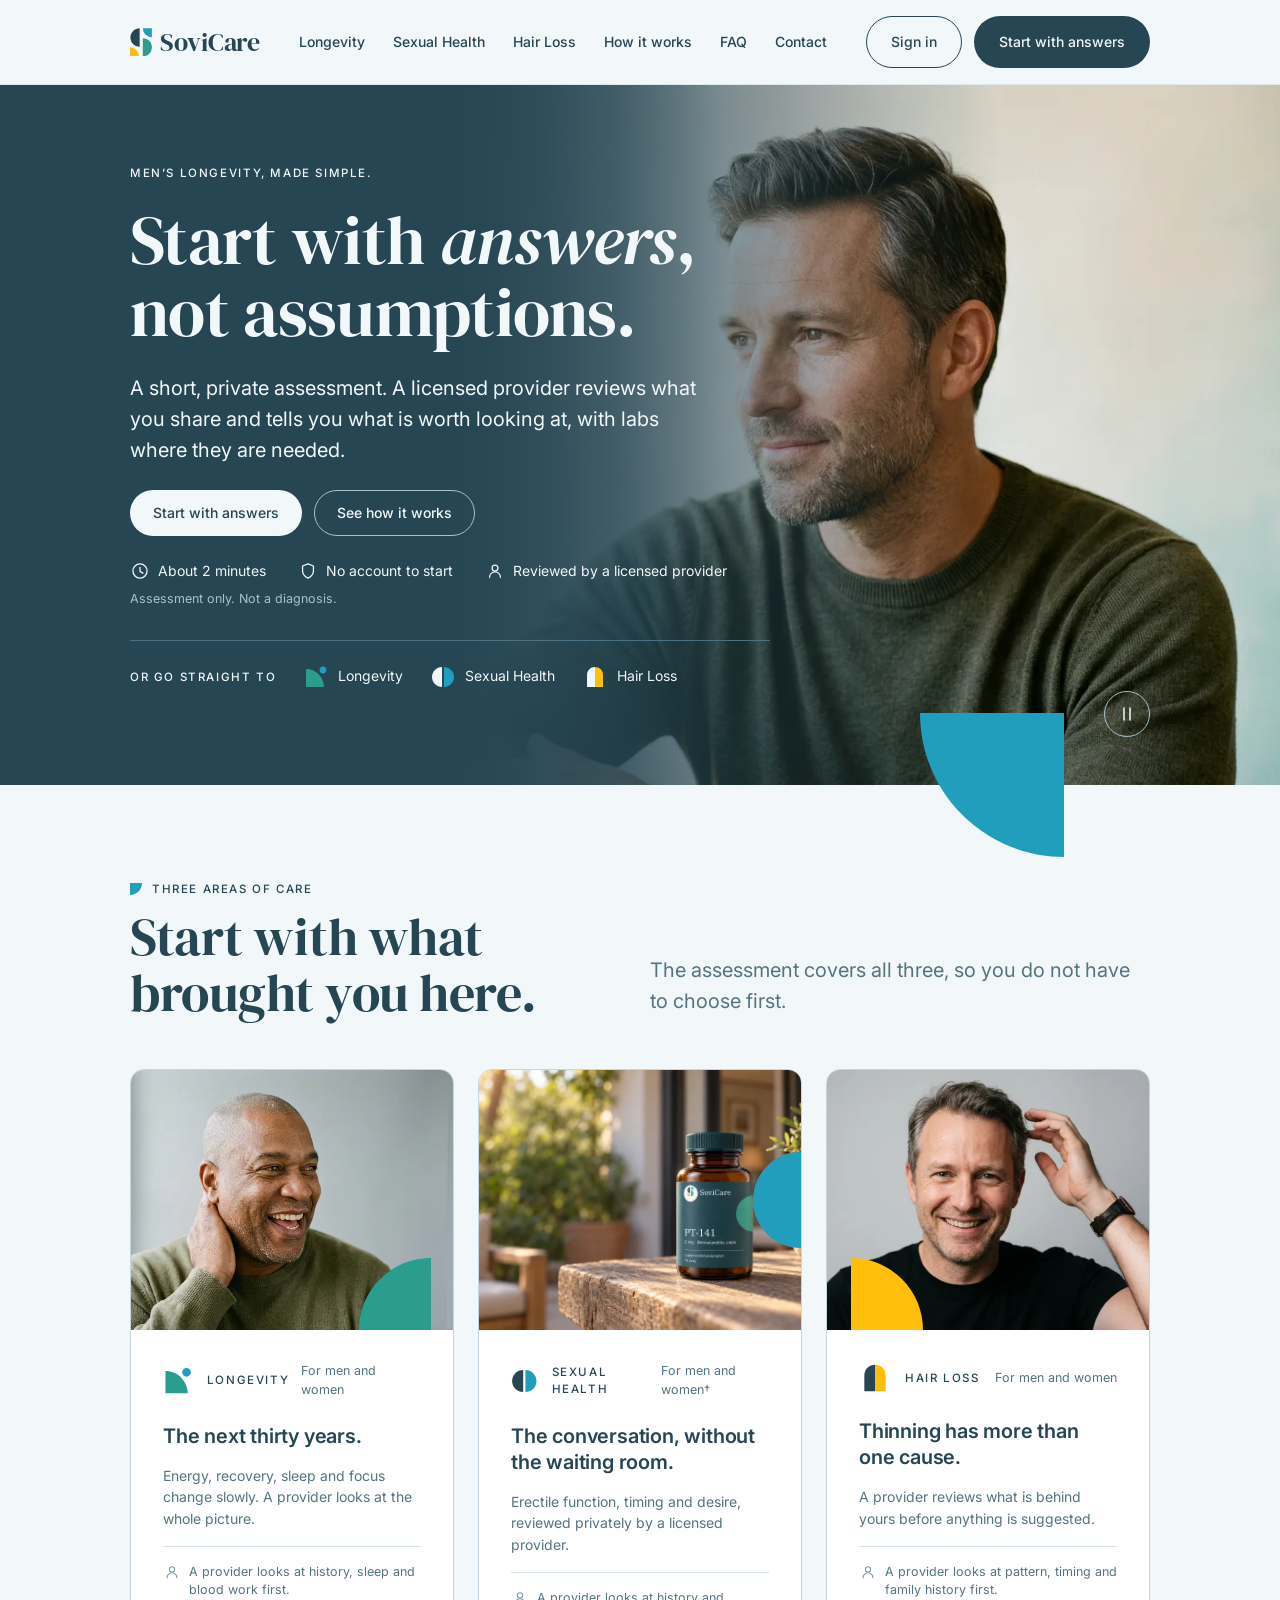
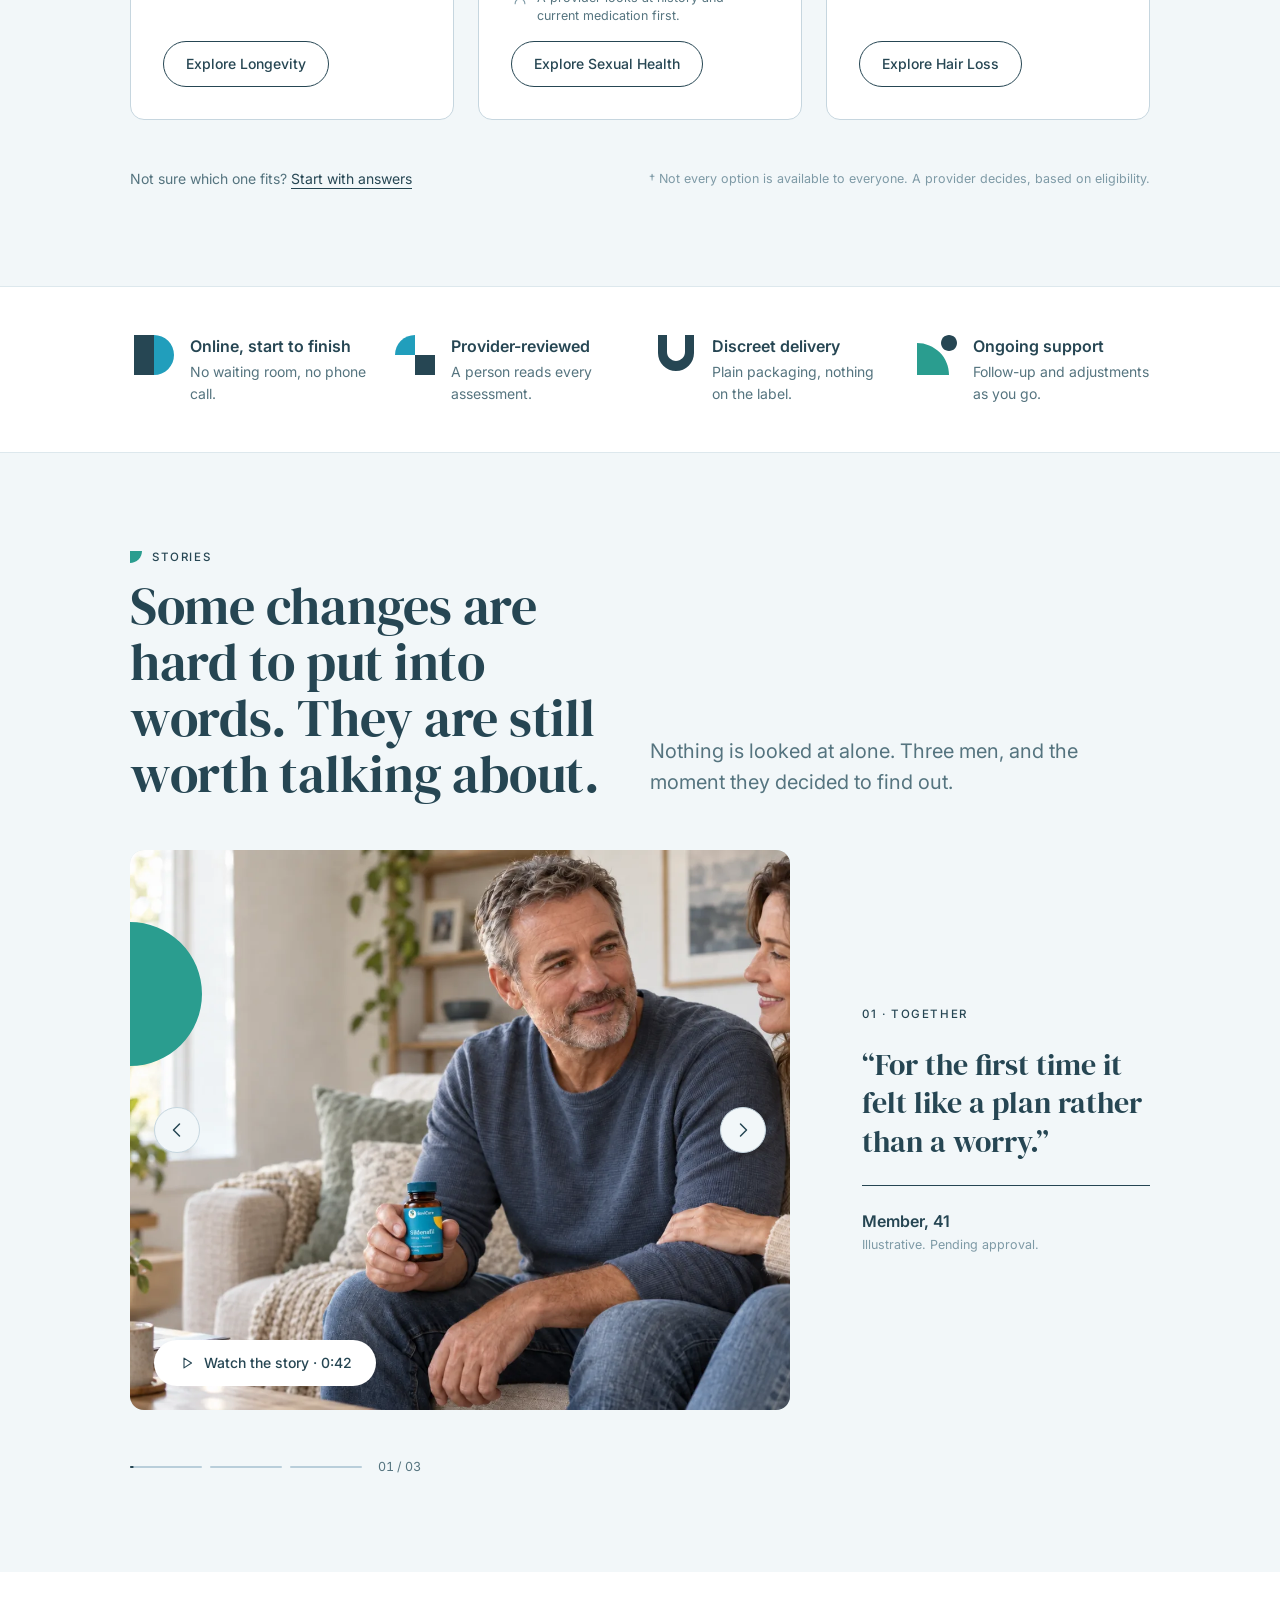
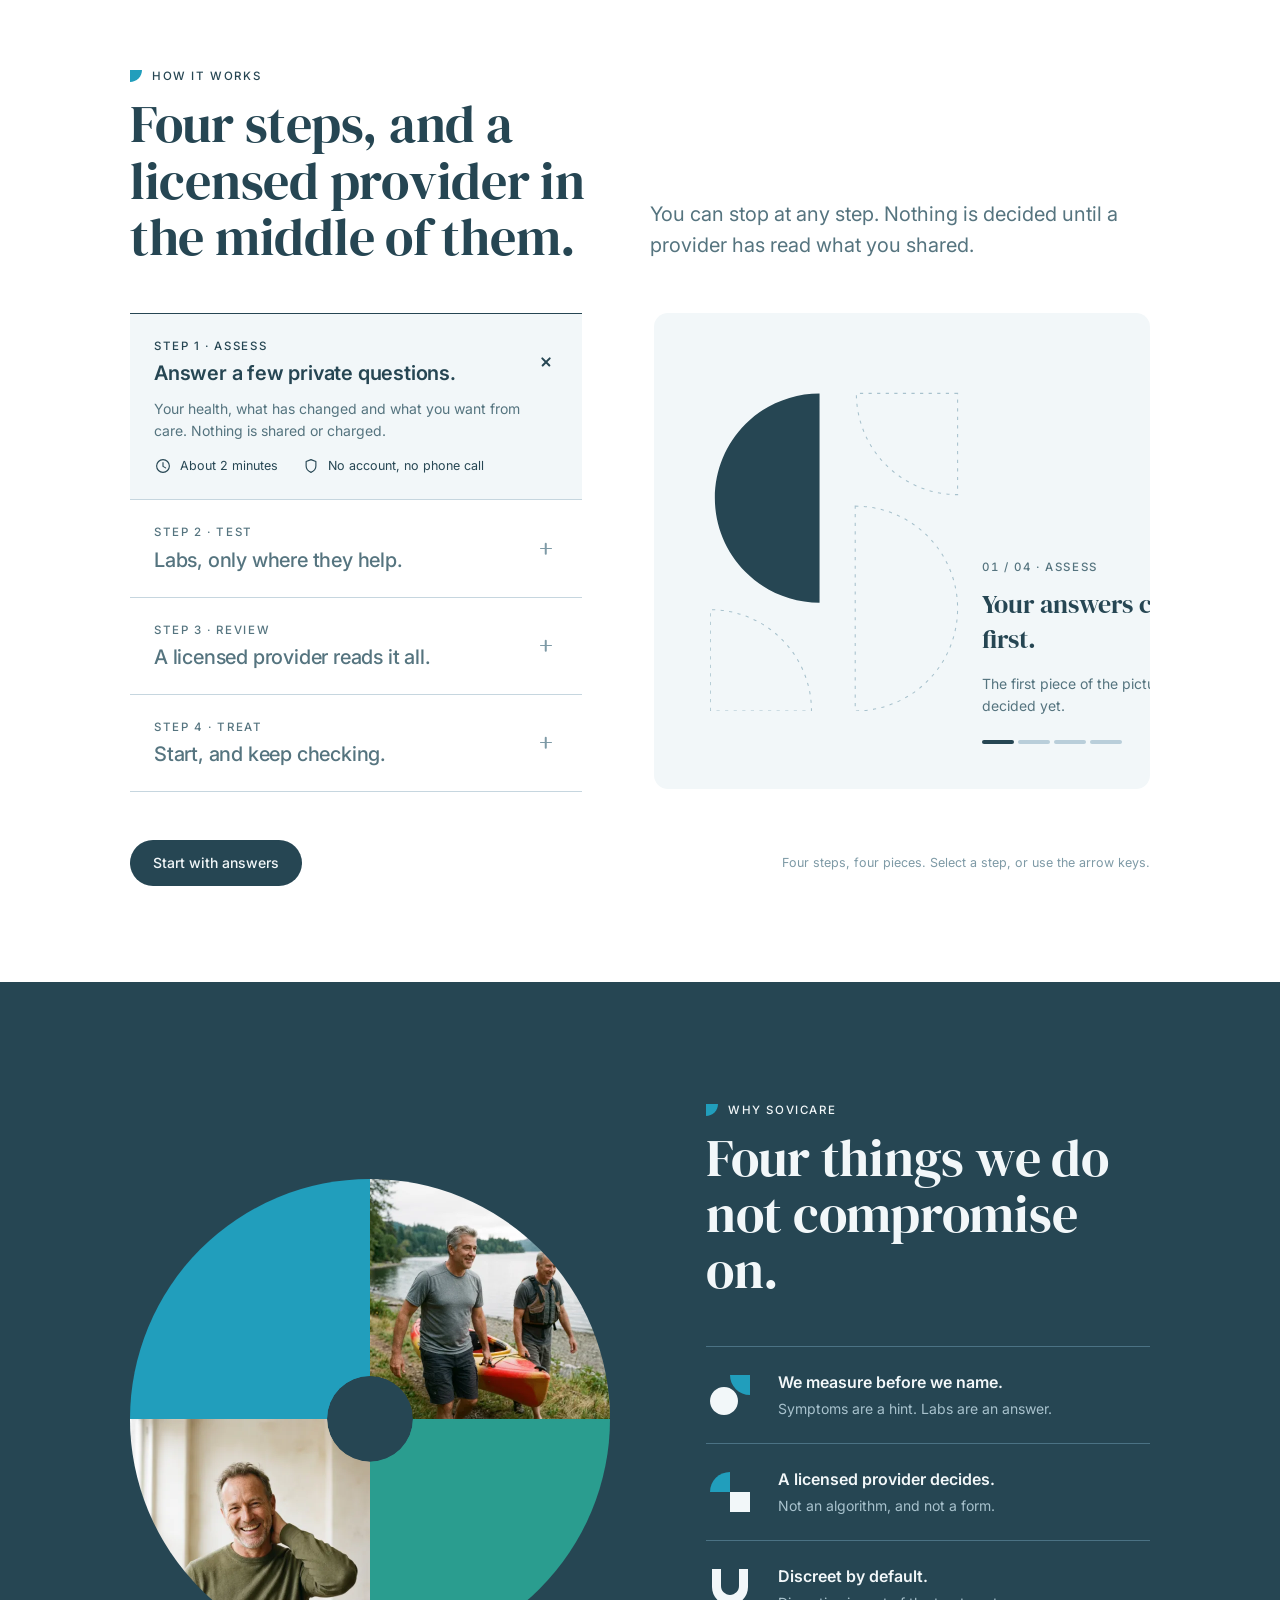
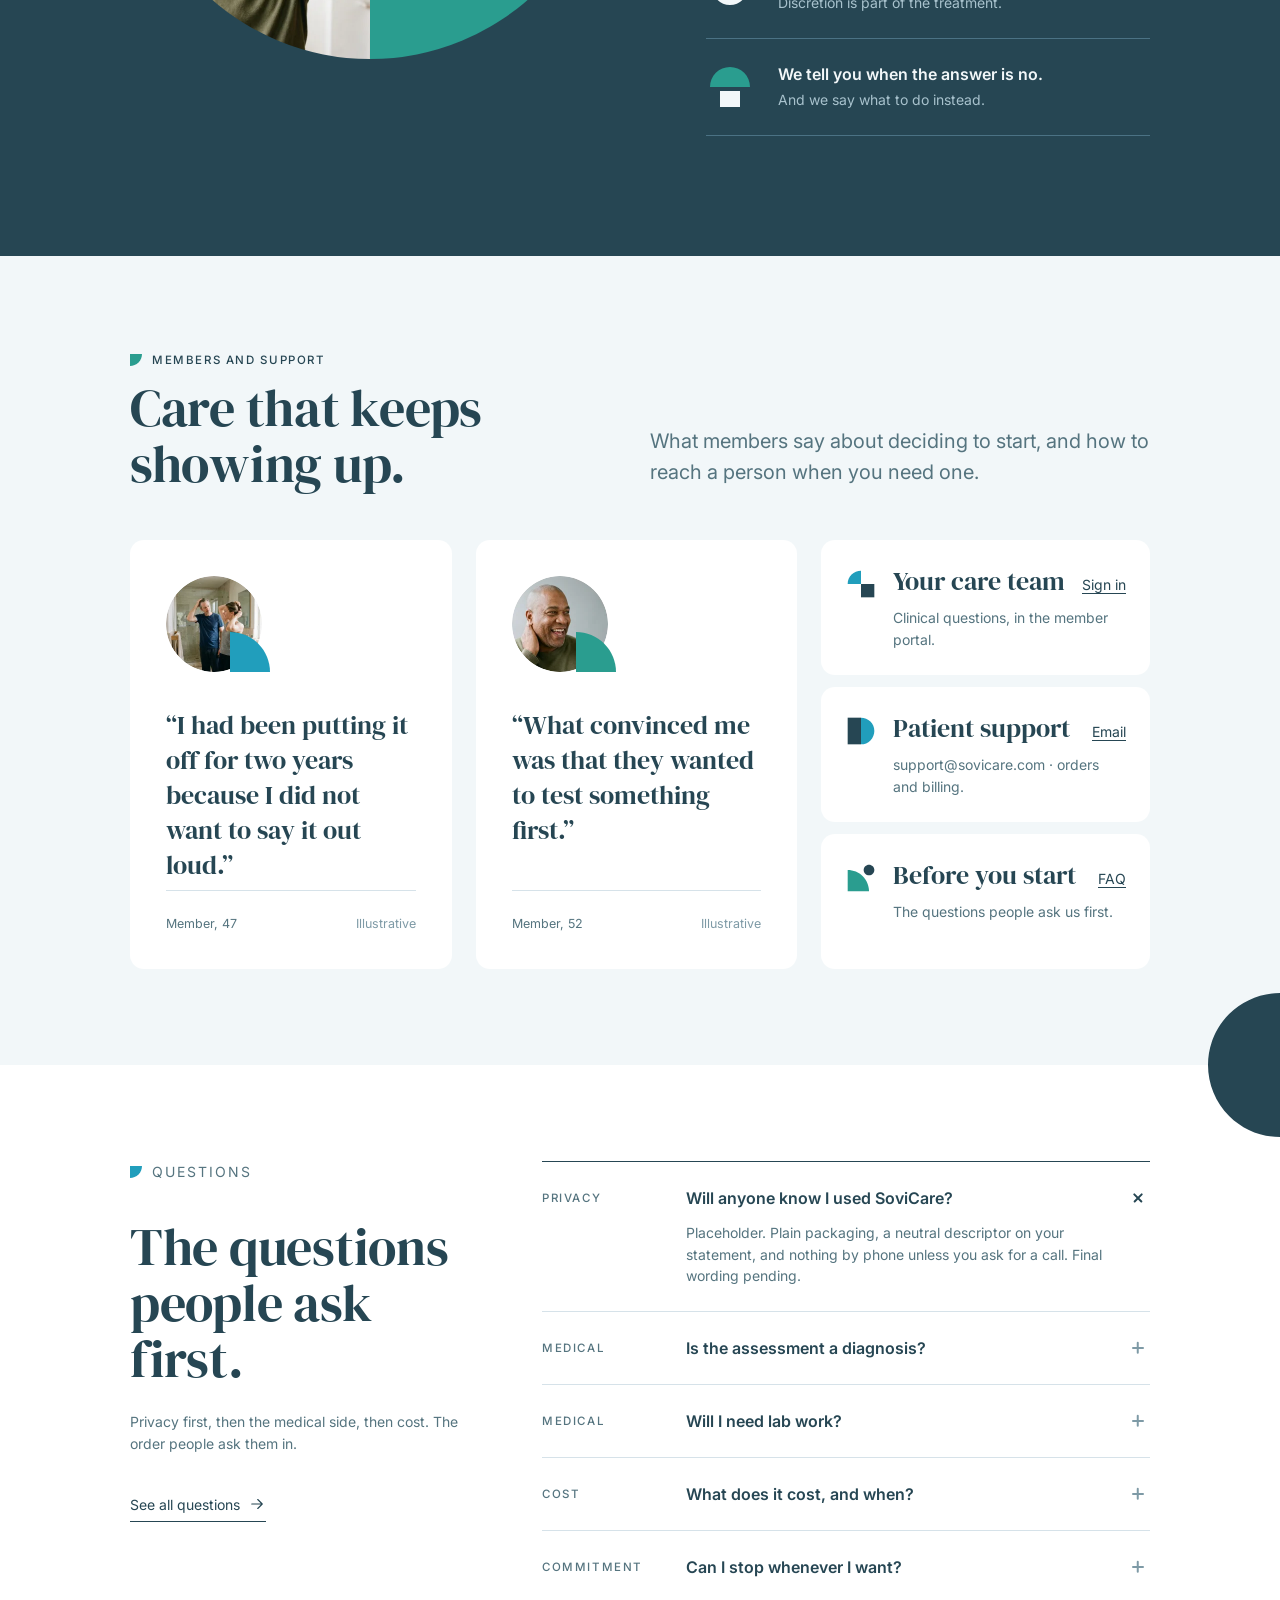
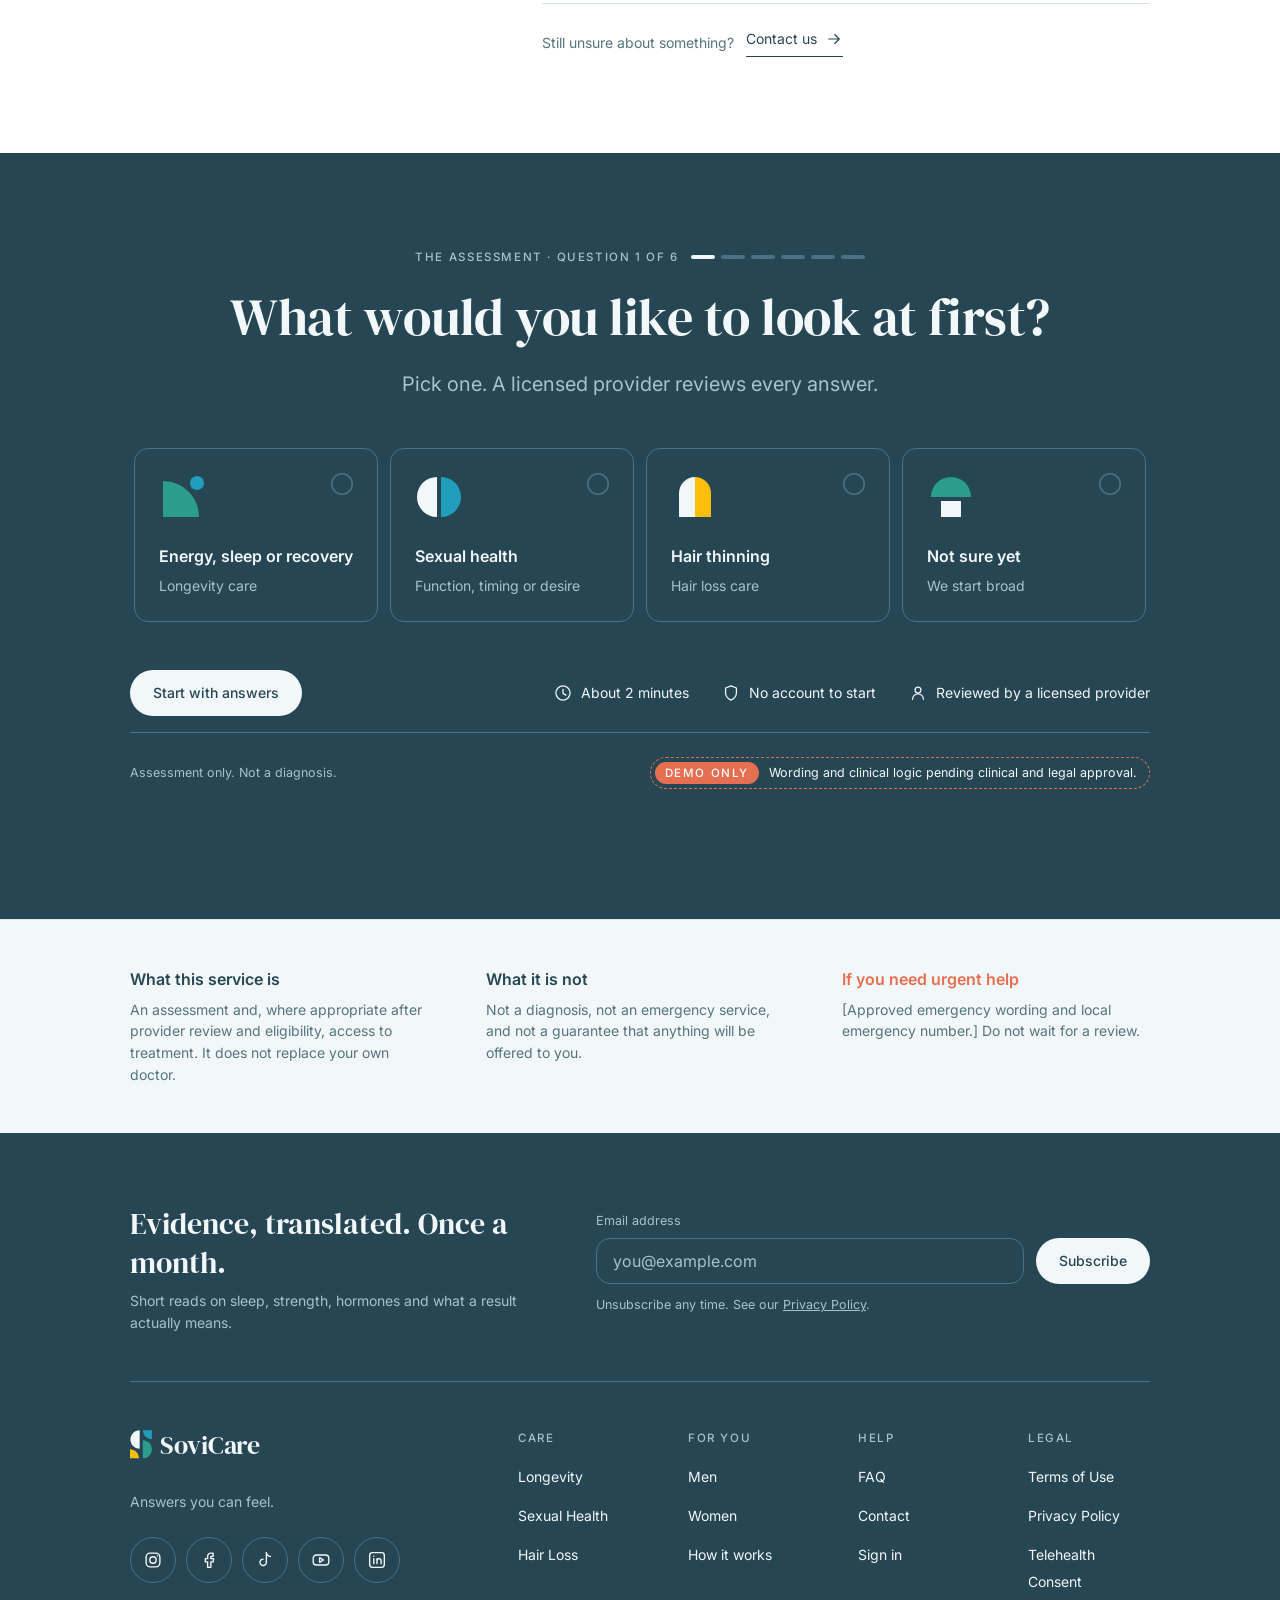
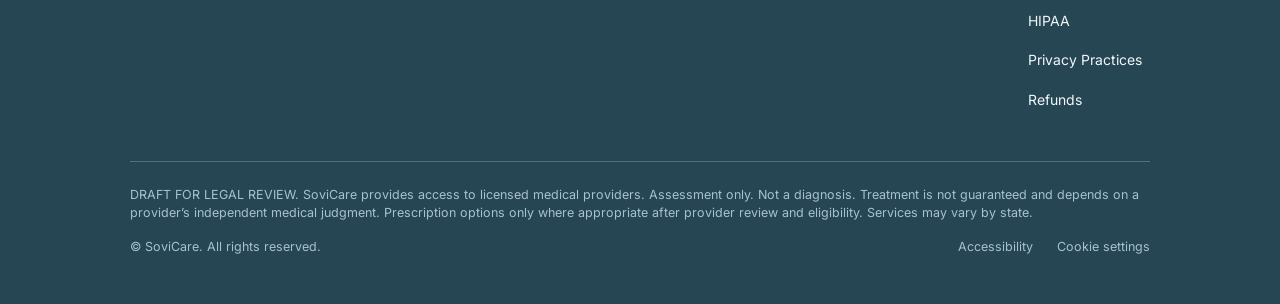
<file: index.html>
<!doctype html>
<html lang="en">
<head>
<meta charset="utf-8">
<meta name="viewport" content="width=device-width, initial-scale=1, viewport-fit=cover">
<meta name="robots" content="noindex, nofollow">
<title>SoviCare — Start with answers, not assumptions</title>
<meta name="description" content="A short, private assessment. A licensed provider reviews what you share and tells you what is worth looking at, with labs where they are needed.">
<meta name="theme-color" content="#264653">
<link rel="icon" href="assets/logo-symbol-light.svg" type="image/svg+xml">
<link rel="preconnect" href="https://fonts.googleapis.com">
<link rel="preconnect" href="https://fonts.gstatic.com" crossorigin>
<link href="https://fonts.googleapis.com/css2?family=DM+Serif+Display:ital@0;1&family=Inter:wght@400;500;600&display=swap" rel="stylesheet">
<link rel="preload" as="image" href="assets/hero-poster.webp">
<link rel="stylesheet" href="css/site.css?v=1">
<script>document.documentElement.classList.add('js')</script>
</head>
<body>
<a class="skip" href="#main">Skip to content</a>

<header class="site-header">
  <div class="wrap bar">
    <a class="logo" href="./" aria-label="SoviCare home"><svg viewBox="0 0 22 28.3" fill="none" aria-hidden="true" focusable="false"><path class="p1" d="M9.67662 0.203597C7.21974 0.203597 4.86349 1.17959 3.12622 2.91686C1.38894 4.65414 0.412949 7.01039 0.412949 9.46727C0.412949 11.9241 1.38894 14.2804 3.12622 16.0177C4.86349 17.7549 7.21974 18.7309 9.67662 18.7309V0.203597Z" fill="#264653"/><path class="p2" d="M21.8924 0.203597H12.9342C12.9342 2.57948 13.878 4.85805 15.558 6.53805C17.238 8.21805 19.5166 9.16187 21.8924 9.16187V0.203597Z" fill="#219EBC"/><path class="p3" d="M12.8324 10.1799C15.2353 10.1799 17.5397 11.1344 19.2388 12.8335C20.9379 14.5326 21.8924 16.837 21.8924 19.2399C21.8924 21.6428 20.9379 23.9473 19.2388 25.6464C17.5397 27.3455 15.2353 28.3 12.8324 28.3V10.1799Z" fill="#2A9D8F"/><path class="p4" d="M0.00575507 28.3V19.3417C2.38164 19.3417 4.66021 20.2855 6.34021 21.9655C8.02021 23.6455 8.96403 25.9241 8.96403 28.3H0.00575507Z" fill="#FFBE0B"/></svg>SoviCare</a>
    <nav class="nav" aria-label="Main">
      <a href="longevity/">Longevity</a>
      <a href="sexual-health/">Sexual Health</a>
      <a href="hair-loss/">Hair Loss</a>
      <a href="how-it-works/">How it works</a>
      <a href="faq/">FAQ</a>
      <a href="contact/">Contact</a>
    </nav>
    <div class="head-actions">
      <a class="btn btn-lg btn-outline" href="#signin">Sign in</a>
      <a class="btn btn-lg btn-primary" href="#start">Start with answers</a>
    </div>
    <button class="circle-btn menu-btn" type="button" aria-label="Open menu" aria-expanded="false" aria-controls="menu">
      <svg viewBox="0 0 24 24" fill="none" aria-hidden="true"><path d="M7 9.5h10M7 14.5h10" stroke="#264653" stroke-width="1.5" stroke-linecap="round"/></svg>
    </button>
  </div>
</header>

<div class="menu-panel" id="menu" role="dialog" aria-modal="true" aria-label="Menu" aria-hidden="true">
  <div class="bar">
    <a class="logo" href="./" aria-label="SoviCare home"><svg viewBox="0 0 22 28.3" fill="none" aria-hidden="true" focusable="false"><path class="p1" d="M9.67662 0.203597C7.21974 0.203597 4.86349 1.17959 3.12622 2.91686C1.38894 4.65414 0.412949 7.01039 0.412949 9.46727C0.412949 11.9241 1.38894 14.2804 3.12622 16.0177C4.86349 17.7549 7.21974 18.7309 9.67662 18.7309V0.203597Z" fill="#264653"/><path class="p2" d="M21.8924 0.203597H12.9342C12.9342 2.57948 13.878 4.85805 15.558 6.53805C17.238 8.21805 19.5166 9.16187 21.8924 9.16187V0.203597Z" fill="#219EBC"/><path class="p3" d="M12.8324 10.1799C15.2353 10.1799 17.5397 11.1344 19.2388 12.8335C20.9379 14.5326 21.8924 16.837 21.8924 19.2399C21.8924 21.6428 20.9379 23.9473 19.2388 25.6464C17.5397 27.3455 15.2353 28.3 12.8324 28.3V10.1799Z" fill="#2A9D8F"/><path class="p4" d="M0.00575507 28.3V19.3417C2.38164 19.3417 4.66021 20.2855 6.34021 21.9655C8.02021 23.6455 8.96403 25.9241 8.96403 28.3H0.00575507Z" fill="#FFBE0B"/></svg>SoviCare</a>
    <button class="circle-btn menu-close" type="button" aria-label="Close menu">
      <svg viewBox="0 0 24 24" fill="none" aria-hidden="true"><path d="M6.5 6.5l11 11M17.5 6.5l-11 11" stroke="#264653" stroke-width="1.5" stroke-linecap="round"/></svg>
    </button>
  </div>
  <div class="inner">
    <p class="t-label">Areas of care</p>
    <div class="menu-areas">
      <a href="longevity/"><svg class="mark" viewBox="0 0 32 32" fill="none" aria-hidden="true" focusable="false"><path class="p1" d="M2.66667 29.3333V5.33333C9.03186 5.33333 15.1364 7.8619 19.6372 12.3628C24.1381 16.8636 26.6667 22.9681 26.6667 29.3333H2.66667Z" fill="#2A9D8F"/><path class="p2" d="M25.3333 11.3333C27.9107 11.3333 30 9.244 30 6.66667C30 4.08934 27.9107 2 25.3333 2C22.756 2 20.6667 4.08934 20.6667 6.66667C20.6667 9.244 22.756 11.3333 25.3333 11.3333Z" fill="#219EBC"/></svg>Longevity<svg class="arr" viewBox="0 0 18 18" fill="none" aria-hidden="true" focusable="false"><path class="p-only" d="M3.75 9H14.25M9.75 13.5L14.25 9L9.75 4.5" stroke="#264653" stroke-width="1.125" stroke-linecap="round" stroke-linejoin="round"/></svg></a>
      <a href="sexual-health/"><svg class="mark" viewBox="0 0 32 32" fill="none" aria-hidden="true" focusable="false"><path class="p1" d="M14.6667 2.66667C11.1304 2.66667 7.73906 4.07142 5.23858 6.57191C2.73809 9.07239 1.33333 12.4638 1.33333 16C1.33333 19.5362 2.73809 22.9276 5.23858 25.4281C7.73906 27.9286 11.1304 29.3333 14.6667 29.3333V2.66667Z" fill="#264653"/><path class="p2" d="M17.3333 2.66667C20.8696 2.66667 24.2609 4.07142 26.7614 6.57191C29.2619 9.07239 30.6667 12.4638 30.6667 16C30.6667 19.5362 29.2619 22.9276 26.7614 25.4281C24.2609 27.9286 20.8696 29.3333 17.3333 29.3333V2.66667Z" fill="#219EBC"/></svg>Sexual Health<svg class="arr" viewBox="0 0 18 18" fill="none" aria-hidden="true" focusable="false"><path class="p-only" d="M3.75 9H14.25M9.75 13.5L14.25 9L9.75 4.5" stroke="#264653" stroke-width="1.125" stroke-linecap="round" stroke-linejoin="round"/></svg></a>
      <a href="hair-loss/"><svg class="mark" viewBox="0 0 32 32" fill="none" aria-hidden="true" focusable="false"><path class="p1" d="M16 2.66667C13.171 2.66667 10.4579 3.79047 8.45753 5.79086C6.45714 7.79125 5.33333 10.5044 5.33333 13.3333V29.3333H16V2.66667Z" fill="#264653"/><path class="p2" d="M16 2.66667C18.829 2.66667 21.5421 3.79047 23.5425 5.79086C25.5429 7.79125 26.6667 10.5044 26.6667 13.3333V29.3333H16V2.66667Z" fill="#FFBE0B"/></svg>Hair Loss<svg class="arr" viewBox="0 0 18 18" fill="none" aria-hidden="true" focusable="false"><path class="p-only" d="M3.75 9H14.25M9.75 13.5L14.25 9L9.75 4.5" stroke="#264653" stroke-width="1.125" stroke-linecap="round" stroke-linejoin="round"/></svg></a>
    </div>
    <div class="menu-links">
      <a href="how-it-works/">How it works</a>
      <a href="faq/">FAQ</a>
      <a href="contact/">Contact</a>
      <a href="men/">For men</a>
      <a href="women/">For women</a>
    </div>
    <a class="btn btn-primary" href="#start">Start with answers</a>
    <a class="btn btn-outline" href="#signin">Sign in</a>
    <p class="fine">Assessment only. Not a diagnosis.</p>
  </div>
</div>

<main id="main">

<!-- 02 Hero -->
<section class="hero" aria-labelledby="hero-title">
  <div class="hero-media">
    <img src="assets/hero-poster.webp" alt="" width="1376" height="768" fetchpriority="high">
  </div>
  <div class="hero-fade" aria-hidden="true"></div>
  <div class="wrap">
    <div class="hero-copy">
      <p class="t-label" data-rise style="--i:-2">Men’s longevity, made simple.</p>
      <h1 class="t-display" id="hero-title"><span class="line"><span>Start with <em>answers</em>,</span></span><span class="line"><span>not assumptions.</span></span></h1>
      <p class="t-lead" data-rise style="--i:0">A short, private assessment. A licensed provider reviews what you share and tells you what is worth looking at<span class="hide-m">, with labs where they are needed</span>.</p>
      <div class="btns" data-rise style="--i:1">
        <a class="btn btn-ondark" href="#start">Start with answers</a>
        <a class="btn btn-outline-dark" href="#how">See how it works</a>
      </div>
      <ul class="reassure" data-rise style="--i:2">
        <li><svg viewBox="0 0 20 20" fill="none" aria-hidden="true" focusable="false"><path class="p1" d="M10 17.0833C13.912 17.0833 17.0833 13.912 17.0833 10C17.0833 6.08798 13.912 2.91667 10 2.91667C6.08798 2.91667 2.91667 6.08798 2.91667 10C2.91667 13.912 6.08798 17.0833 10 17.0833Z" stroke="#F2F7F9" stroke-width="1.25" stroke-linecap="round" stroke-linejoin="round"/><path class="p2" d="M10 6.25V10.4167L12.9167 12.0833" stroke="#F2F7F9" stroke-width="1.25" stroke-linecap="round" stroke-linejoin="round"/></svg>About 2 minutes</li>
        <li><svg viewBox="0 0 20 20" fill="none" aria-hidden="true" focusable="false"><path class="p-only" d="M10 2.91667L4.58333 5V10C4.58333 13.3333 6.91667 15.75 10 17.0833C13.0833 15.75 15.4167 13.3333 15.4167 10V5L10 2.91667Z" stroke="#F2F7F9" stroke-width="1.25" stroke-linecap="round" stroke-linejoin="round"/></svg>No account to start</li>
        <li><svg viewBox="0 0 20 20" fill="none" aria-hidden="true" focusable="false"><path class="p1" d="M10 10C11.6108 10 12.9167 8.69416 12.9167 7.08333C12.9167 5.4725 11.6108 4.16667 10 4.16667C8.38917 4.16667 7.08333 5.4725 7.08333 7.08333C7.08333 8.69416 8.38917 10 10 10Z" stroke="#F2F7F9" stroke-width="1.25" stroke-linecap="round" stroke-linejoin="round"/><path class="p2" d="M4.58333 16.25C4.58333 14.8134 5.15402 13.4357 6.16984 12.4198C7.18566 11.404 8.56341 10.8333 10 10.8333C11.4366 10.8333 12.8143 11.404 13.8302 12.4198C14.846 13.4357 15.4167 14.8134 15.4167 16.25" stroke="#F2F7F9" stroke-width="1.25" stroke-linecap="round" stroke-linejoin="round"/></svg>Reviewed by a licensed provider</li>
      </ul>
      <p class="t-caption note" data-rise style="--i:2">Assessment only. Not a diagnosis.</p>
      <div class="shortcuts" data-rise style="--i:3">
        <span class="t-label">Or go straight to</span>
        <a href="longevity/"><svg viewBox="0 0 24 24" fill="none" aria-hidden="true" focusable="false"><path class="p1" d="M2 22V4C6.7739 4 11.3523 5.89642 14.7279 9.27208C18.1036 12.6477 20 17.2261 20 22H2Z" fill="#2A9D8F"/><path class="p2" d="M19 8.5C20.933 8.5 22.5 6.933 22.5 5C22.5 3.067 20.933 1.5 19 1.5C17.067 1.5 15.5 3.067 15.5 5C15.5 6.933 17.067 8.5 19 8.5Z" fill="#219EBC"/></svg><span>Longevity</span></a>
        <a href="sexual-health/"><svg viewBox="0 0 24 24" fill="none" aria-hidden="true" focusable="false"><path class="p1" d="M11 2C8.34784 2 5.8043 3.05357 3.92893 4.92893C2.05357 6.8043 1 9.34784 1 12C1 14.6522 2.05357 17.1957 3.92893 19.0711C5.8043 20.9464 8.34784 22 11 22V2Z" fill="#F2F7F9"/><path class="p2" d="M13 2C15.6522 2 18.1957 3.05357 20.0711 4.92893C21.9464 6.8043 23 9.34784 23 12C23 14.6522 21.9464 17.1957 20.0711 19.0711C18.1957 20.9464 15.6522 22 13 22V2Z" fill="#219EBC"/></svg><span>Sexual Health</span></a>
        <a href="hair-loss/"><svg viewBox="0 0 24 24" fill="none" aria-hidden="true" focusable="false"><path class="p1" d="M12 2C9.87827 2 7.84344 2.84285 6.34315 4.34315C4.84285 5.84344 4 7.87827 4 10V22H12V2Z" fill="#F2F7F9"/><path class="p2" d="M12 2C14.1217 2 16.1566 2.84285 17.6569 4.34315C19.1571 5.84344 20 7.87827 20 10V22H12V2Z" fill="#FFBE0B"/></svg><span>Hair Loss</span></a>
      </div>
    </div>
  </div>
  <button class="media-toggle" type="button" aria-pressed="false" aria-label="Pause background motion">
    <svg class="i-pause" viewBox="0 0 24 24" fill="none" aria-hidden="true"><path d="M9 6v12M15 6v12" stroke="#F2F7F9" stroke-width="1.5" stroke-linecap="round"/></svg>
    <svg class="i-play" viewBox="0 0 24 24" fill="none" aria-hidden="true"><path d="M8.5 5.5v13l10-6.5-10-6.5z" stroke="#F2F7F9" stroke-width="1.5" stroke-linejoin="round"/></svg>
  </button>
</section>

<!-- 03 Categories -->
<section class="section bg-mist cats" id="categories" aria-labelledby="cats-title">
  <div class="kit kit-cross" data-kit="pivot-tr" aria-hidden="true"><svg viewBox="0 0 144 144" fill="none" aria-hidden="true" focusable="false"><path class="p-only" d="M144 0H0C0 38.1912 15.1714 74.8181 42.1766 101.823C69.1819 128.829 105.809 144 144 144V0Z" fill="#219EBC"/></svg></div>
  <div class="wrap">
    <div class="sec-head">
      <div data-reveal>
        <p class="eyebrow t-label"><svg viewBox="0 0 12 12" fill="none" aria-hidden="true" focusable="false"><path class="p-only" d="M0 0H12C12 3.1826 10.7357 6.23484 8.48528 8.48528C6.23484 10.7357 3.1826 12 0 12L0 0Z" fill="#219EBC"/></svg>Three areas of care</p>
        <h2 class="t-h1" id="cats-title">Start with what brought you here.</h2>
      </div>
      <p class="t-lead" data-reveal style="--i:1">The assessment covers all three, so you do not have to choose first.</p>
    </div>
    <div class="cat-grid">
      <article class="cat" data-category="longevity" data-reveal style="--i:0">
        <div class="cat-media">
          <img src="assets/cat-longevity.webp" alt="A smiling man in his sixties, hand resting on his neck" width="754" height="473" loading="lazy">
          <div class="kit" data-kit="pivot-br" aria-hidden="true"><svg viewBox="0 0 72 72" fill="none" aria-hidden="true" focusable="false"><path class="p-only" d="M72 0V72H0C0 52.9044 7.58569 34.5909 21.0883 21.0883C34.5909 7.58569 52.9044 0 72 0Z" fill="#2A9D8F"/></svg></div>
        </div>
        <div class="cat-body">
          <div class="cat-top">
            <span class="cat-tag t-label"><svg class="mark" viewBox="0 0 32 32" fill="none" aria-hidden="true" focusable="false"><path class="p1" d="M2.66667 29.3333V5.33333C9.03186 5.33333 15.1364 7.8619 19.6372 12.3628C24.1381 16.8636 26.6667 22.9681 26.6667 29.3333H2.66667Z" fill="#2A9D8F"/><path class="p2" d="M25.3333 11.3333C27.9107 11.3333 30 9.244 30 6.66667C30 4.08934 27.9107 2 25.3333 2C22.756 2 20.6667 4.08934 20.6667 6.66667C20.6667 9.244 22.756 11.3333 25.3333 11.3333Z" fill="#219EBC"/></svg>Longevity</span>
            <span class="cat-for">For men and women</span>
          </div>
          <h3 class="t-card"><a class="stretch" href="longevity/" style="text-decoration:none">The next thirty years.</a></h3>
          <p class="desc">Energy, recovery, sleep and focus change slowly. A provider looks at the whole picture.</p>
          <p class="prov"><svg viewBox="0 0 18 18" fill="none" aria-hidden="true" focusable="false"><path class="p1" d="M9 9C10.4497 9 11.625 7.82475 11.625 6.375C11.625 4.92525 10.4497 3.75 9 3.75C7.55025 3.75 6.375 4.92525 6.375 6.375C6.375 7.82475 7.55025 9 9 9Z" stroke="#7E9AA6" stroke-width="1.125" stroke-linecap="round" stroke-linejoin="round"/><path class="p2" d="M4.125 14.625C4.125 13.3321 4.63861 12.0921 5.55285 11.1779C6.46709 10.2636 7.70707 9.75 9 9.75C10.2929 9.75 11.5329 10.2636 12.4471 11.1779C13.3614 12.0921 13.875 13.3321 13.875 14.625" stroke="#7E9AA6" stroke-width="1.125" stroke-linecap="round" stroke-linejoin="round"/></svg>A provider looks at history, sleep and blood work first.</p>
          <a class="btn btn-outline" href="longevity/" tabindex="-1">Explore Longevity</a>
        </div>
      </article>
      <article class="cat" data-category="intimacy" data-reveal style="--i:1">
        <div class="cat-media">
          <img src="assets/cat-intimacy.webp" alt="A SoviCare bottle on a wooden table outdoors" width="754" height="566" loading="lazy">
          <div class="kit" data-kit="pivot-r" style="--d:120ms" aria-hidden="true"><svg viewBox="0 0 48 96" fill="none" aria-hidden="true" focusable="false"><path class="p-only" d="M48 0C35.2696 0 23.0606 5.05713 14.0589 14.0589C5.05713 23.0606 0 35.2696 0 48C0 60.7304 5.05713 72.9394 14.0589 81.9411C23.0606 90.9429 35.2696 96 48 96V0Z" fill="#219EBC"/></svg></div>
        </div>
        <div class="cat-body">
          <div class="cat-top">
            <span class="cat-tag t-label"><svg class="mark" viewBox="0 0 32 32" fill="none" aria-hidden="true" focusable="false"><path class="p1" d="M14.6667 2.66667C11.1304 2.66667 7.73906 4.07142 5.23858 6.57191C2.73809 9.07239 1.33333 12.4638 1.33333 16C1.33333 19.5362 2.73809 22.9276 5.23858 25.4281C7.73906 27.9286 11.1304 29.3333 14.6667 29.3333V2.66667Z" fill="#264653"/><path class="p2" d="M17.3333 2.66667C20.8696 2.66667 24.2609 4.07142 26.7614 6.57191C29.2619 9.07239 30.6667 12.4638 30.6667 16C30.6667 19.5362 29.2619 22.9276 26.7614 25.4281C24.2609 27.9286 20.8696 29.3333 17.3333 29.3333V2.66667Z" fill="#219EBC"/></svg>Sexual Health</span>
            <span class="cat-for">For men and women†</span>
          </div>
          <h3 class="t-card"><a class="stretch" href="sexual-health/" style="text-decoration:none">The conversation, without the waiting room.</a></h3>
          <p class="desc">Erectile function, timing and desire, reviewed privately by a licensed provider.</p>
          <p class="prov"><svg viewBox="0 0 18 18" fill="none" aria-hidden="true" focusable="false"><path class="p1" d="M9 9C10.4497 9 11.625 7.82475 11.625 6.375C11.625 4.92525 10.4497 3.75 9 3.75C7.55025 3.75 6.375 4.92525 6.375 6.375C6.375 7.82475 7.55025 9 9 9Z" stroke="#7E9AA6" stroke-width="1.125" stroke-linecap="round" stroke-linejoin="round"/><path class="p2" d="M4.125 14.625C4.125 13.3321 4.63861 12.0921 5.55285 11.1779C6.46709 10.2636 7.70707 9.75 9 9.75C10.2929 9.75 11.5329 10.2636 12.4471 11.1779C13.3614 12.0921 13.875 13.3321 13.875 14.625" stroke="#7E9AA6" stroke-width="1.125" stroke-linecap="round" stroke-linejoin="round"/></svg>A provider looks at history and current medication first.</p>
          <a class="btn btn-outline" href="sexual-health/" tabindex="-1">Explore Sexual Health</a>
        </div>
      </article>
      <article class="cat" data-category="hair" data-reveal style="--i:2">
        <div class="cat-media">
          <img src="assets/cat-hair.webp" alt="A smiling man running a hand through his hair" width="754" height="428" loading="lazy">
          <div class="kit" data-kit="pivot-bl" style="--d:240ms" aria-hidden="true"><svg viewBox="0 0 72 72" fill="none" aria-hidden="true" focusable="false"><path class="p-only" d="M0 0V72H72C72 52.9044 64.4143 34.5909 50.9117 21.0883C37.4091 7.58569 19.0956 0 0 0Z" fill="#FFBE0B"/></svg></div>
        </div>
        <div class="cat-body">
          <div class="cat-top">
            <span class="cat-tag t-label"><svg class="mark" viewBox="0 0 32 32" fill="none" aria-hidden="true" focusable="false"><path class="p1" d="M16 2.66667C13.171 2.66667 10.4579 3.79047 8.45753 5.79086C6.45714 7.79125 5.33333 10.5044 5.33333 13.3333V29.3333H16V2.66667Z" fill="#264653"/><path class="p2" d="M16 2.66667C18.829 2.66667 21.5421 3.79047 23.5425 5.79086C25.5429 7.79125 26.6667 10.5044 26.6667 13.3333V29.3333H16V2.66667Z" fill="#FFBE0B"/></svg>Hair Loss</span>
            <span class="cat-for">For men and women</span>
          </div>
          <h3 class="t-card"><a class="stretch" href="hair-loss/" style="text-decoration:none">Thinning has more than one cause.</a></h3>
          <p class="desc">A provider reviews what is behind yours before anything is suggested.</p>
          <p class="prov"><svg viewBox="0 0 18 18" fill="none" aria-hidden="true" focusable="false"><path class="p1" d="M9 9C10.4497 9 11.625 7.82475 11.625 6.375C11.625 4.92525 10.4497 3.75 9 3.75C7.55025 3.75 6.375 4.92525 6.375 6.375C6.375 7.82475 7.55025 9 9 9Z" stroke="#7E9AA6" stroke-width="1.125" stroke-linecap="round" stroke-linejoin="round"/><path class="p2" d="M4.125 14.625C4.125 13.3321 4.63861 12.0921 5.55285 11.1779C6.46709 10.2636 7.70707 9.75 9 9.75C10.2929 9.75 11.5329 10.2636 12.4471 11.1779C13.3614 12.0921 13.875 13.3321 13.875 14.625" stroke="#7E9AA6" stroke-width="1.125" stroke-linecap="round" stroke-linejoin="round"/></svg>A provider looks at pattern, timing and family history first.</p>
          <a class="btn btn-outline" href="hair-loss/" tabindex="-1">Explore Hair Loss</a>
        </div>
      </article>
    </div>
    <div class="cats-foot">
      <p>Not sure which one fits? <a class="link-u" href="#start" data-preselect="unsure">Start with answers</a></p>
      <p class="fine">† Not every option is available to everyone. A provider decides, based on eligibility.</p>
    </div>
  </div>
</section>

<!-- 04 Trust strip -->
<section class="trust" aria-label="How SoviCare works for you">
  <div class="wrap">
    <ul>
      <li><svg class="mark" viewBox="0 0 48 48" fill="none" aria-hidden="true" focusable="false"><path class="p1" d="M24 4H4V44H24V4Z" fill="#264653"/><path class="p2" d="M24 4C29.3043 4 34.3914 6.10714 38.1421 9.85786C41.8929 13.6086 44 18.6957 44 24C44 29.3043 41.8929 34.3914 38.1421 38.1421C34.3914 41.8929 29.3043 44 24 44V4Z" fill="#219EBC"/></svg><div><b>Online, start to finish</b><span>No waiting room, no phone call.</span></div></li>
      <li><svg class="mark" viewBox="0 0 48 48" fill="none" aria-hidden="true" focusable="false"><path class="p1" d="M24 24H4C4 18.6957 6.10714 13.6086 9.85786 9.85786C13.6086 6.10714 18.6957 4 24 4V24Z" fill="#219EBC"/><path class="p2" d="M44 24H24V44H44V24Z" fill="#264653"/></svg><div><b>Provider-reviewed</b><span>A person reads every assessment.</span></div></li>
      <li><svg class="mark" viewBox="0 0 48 48" fill="none" aria-hidden="true" focusable="false" data-move="wipe"><path class="p-only" fill-rule="evenodd" clip-rule="evenodd" d="M6 4H42V22C42 26.7739 40.1036 31.3523 36.7279 34.7279C33.3523 38.1036 28.7739 40 24 40C19.2261 40 14.6477 38.1036 11.2721 34.7279C7.89642 31.3523 6 26.7739 6 22V4ZM15 4H33V21C33 23.3869 32.0518 25.6761 30.364 27.364C28.6761 29.0518 26.3869 30 24 30C21.6131 30 19.3239 29.0518 17.636 27.364C15.9482 25.6761 15 23.3869 15 21V4Z" fill="#264653"/></svg><div><b>Discreet delivery</b><span>Plain packaging, nothing on the label.</span></div></li>
      <li><svg class="mark" viewBox="0 0 48 48" fill="none" aria-hidden="true" focusable="false" data-move="shift"><path class="p1" d="M4 44V12C12.4869 12 20.6263 15.3714 26.6274 21.3726C32.6286 27.3737 36 35.5131 36 44H4Z" fill="#2A9D8F"/><path class="p2" d="M36 20C40.4183 20 44 16.4183 44 12C44 7.58172 40.4183 4 36 4C31.5817 4 28 7.58172 28 12C28 16.4183 31.5817 20 36 20Z" fill="#264653"/></svg><div><b>Ongoing support</b><span>Follow-up and adjustments as you go.</span></div></li>
    </ul>
  </div>
</section>

<!-- 05 Stories -->
<section class="section bg-mist stories" aria-labelledby="stories-title" aria-roledescription="carousel">
  <div class="wrap">
    <div class="sec-head">
      <div data-reveal>
        <p class="eyebrow t-label"><svg viewBox="0 0 12 12" fill="none" aria-hidden="true" focusable="false"><path class="p-only" d="M0 0H12C12 3.1826 10.7357 6.23484 8.48528 8.48528C6.23484 10.7357 3.1826 12 0 12L0 0Z" fill="#2A9D8F"/></svg>Stories</p>
        <h2 class="t-h1" id="stories-title" style="max-width:560px">Some changes are hard to put into words. They are still worth talking about.</h2>
      </div>
      <p class="t-lead" data-reveal style="--i:1">Nothing is looked at alone. Three men, and the moment they decided to find out.</p>
    </div>
    <div class="story">
      <div class="story-media" data-reveal>
        <div class="frame">
          <img class="slide-img is-active" src="assets/story-1.webp" alt="A man on a sofa with his partner, holding a bottle and smiling" width="1320" height="990" loading="lazy">
          <img class="slide-img" src="assets/why-q3.webp" alt="A man in a green sweater smiling, hand on his neck" width="1024" height="1024" loading="lazy">
          <img class="slide-img" src="assets/why-q2.webp" alt="Two men carrying a kayak along a lake shore" width="1024" height="1024" loading="lazy">
        </div>
        <div class="kit" data-kit="pivot-l" aria-hidden="true"><svg viewBox="0 0 72 144" fill="none" aria-hidden="true" focusable="false"><path class="p-only" d="M0 0C19.0956 0 37.4091 7.58569 50.9117 21.0883C64.4143 34.5909 72 52.9044 72 72C72 91.0956 64.4143 109.409 50.9117 122.912C37.4091 136.414 19.0956 144 0 144L0 0Z" fill="#2A9D8F"/></svg></div>
        <button class="round-btn prev" type="button" aria-label="Previous story"><svg viewBox="0 0 24 24" fill="none" aria-hidden="true" focusable="false"><path class="p-only" d="M14.5 6L8.5 12L14.5 18" stroke="#264653" stroke-width="1.5" stroke-linecap="round" stroke-linejoin="round"/></svg></button>
        <button class="round-btn next" type="button" aria-label="Next story"><svg viewBox="0 0 24 24" fill="none" aria-hidden="true" focusable="false"><path class="p-only" d="M9.5 6L15.5 12L9.5 18" stroke="#264653" stroke-width="1.5" stroke-linecap="round" stroke-linejoin="round"/></svg></button>
        <button class="watch" type="button" aria-label="Watch the story, 42 seconds (video pending)"><svg viewBox="0 0 18 18" fill="none" aria-hidden="true" focusable="false"><path class="p-only" d="M6 4.125V13.875L13.5 9L6 4.125Z" stroke="#264653" stroke-width="1.125" stroke-linecap="round" stroke-linejoin="round"/></svg>Watch the story · 0:42</button>
      </div>
      <div>
        <div class="story-quote">
          <figure class="story-q is-active" aria-hidden="false">
            <p class="t-label">01 · Together</p>
            <blockquote class="t-quote">“For the first time it felt like a plan rather than a worry.”</blockquote>
            <figcaption><p class="who">Member, 41</p><p class="ill">Illustrative. Pending approval.</p></figcaption>
          </figure>
          <figure class="story-q" aria-hidden="true">
            <p class="t-label">02 · Energy</p>
            <blockquote class="t-quote">“I stopped guessing. The labs showed what was actually going on.”</blockquote>
            <figcaption><p class="who">Member, 52</p><p class="ill">Illustrative. Pending approval.</p></figcaption>
          </figure>
          <figure class="story-q" aria-hidden="true">
            <p class="t-label">03 · Outdoors</p>
            <blockquote class="t-quote">“Nobody rushed me, and nobody made it awkward.”</blockquote>
            <figcaption><p class="who">Member, 47</p><p class="ill">Illustrative. Pending approval.</p></figcaption>
          </figure>
        </div>
      </div>
    </div>
    <div class="progress" aria-label="Choose a story">
      <span class="bar" role="button" aria-label="Story 1"><i></i></span>
      <span class="bar" role="button" aria-label="Story 2"><i></i></span>
      <span class="bar" role="button" aria-label="Story 3"><i></i></span>
      <span class="count">01 / 03</span>
    </div>
    <p class="sr-only story-live" aria-live="polite"></p>
  </div>
</section>

<!-- 06 How it works -->
<section class="section bg-paper hiw" id="how" aria-labelledby="hiw-title">
  <div class="wrap">
    <div class="sec-head">
      <div data-reveal>
        <p class="eyebrow t-label"><svg viewBox="0 0 12 12" fill="none" aria-hidden="true" focusable="false"><path class="p-only" d="M0 0H12C12 3.1826 10.7357 6.23484 8.48528 8.48528C6.23484 10.7357 3.1826 12 0 12L0 0Z" fill="#219EBC"/></svg>How it works</p>
        <h2 class="t-h1" id="hiw-title" style="max-width:560px">Four steps, and a licensed provider in the middle of them.</h2>
      </div>
      <p class="t-lead" data-reveal style="--i:1">You can stop at any step. Nothing is decided until a provider has read what you shared.</p>
    </div>
    <div class="hiw-grid">
      <div class="steps" role="tablist" aria-label="Steps" aria-orientation="vertical">
        <div class="step" aria-selected="true">
          <button class="step-btn" role="tab" id="tab-1" aria-controls="hiw-panel" aria-selected="true">
            <span><span class="t-label">Step 1 · Assess</span><span class="step-title">Answer a few private questions.</span></span>
            <span class="step-ico" aria-hidden="true"><i></i><i></i></span>
          </button>
          <div class="step-detail"><div><div class="inner">
            <p>Your health, what has changed and what you want from care. Nothing is shared or charged.</p>
            <ul class="facts"><li><svg viewBox="0 0 18 18" fill="none" aria-hidden="true" focusable="false"><path class="p1" d="M9 15.375C12.5208 15.375 15.375 12.5208 15.375 9C15.375 5.47918 12.5208 2.625 9 2.625C5.47918 2.625 2.625 5.47918 2.625 9C2.625 12.5208 5.47918 15.375 9 15.375Z" stroke="#264653" stroke-width="1.125" stroke-linecap="round" stroke-linejoin="round"/><path class="p2" d="M9 5.625V9.375L11.625 10.875" stroke="#264653" stroke-width="1.125" stroke-linecap="round" stroke-linejoin="round"/></svg>About 2 minutes</li><li><svg viewBox="0 0 18 18" fill="none" aria-hidden="true" focusable="false"><path class="p-only" d="M9 2.625L4.125 4.5V9C4.125 12 6.225 14.175 9 15.375C11.775 14.175 13.875 12 13.875 9V4.5L9 2.625Z" stroke="#264653" stroke-width="1.125" stroke-linecap="round" stroke-linejoin="round"/></svg>No account, no phone call</li></ul>
          </div></div></div>
        </div>
        <div class="step" aria-selected="false">
          <button class="step-btn" role="tab" id="tab-2" aria-controls="hiw-panel" aria-selected="false" tabindex="-1">
            <span><span class="t-label">Step 2 · Test</span><span class="step-title">Labs, only where they help.</span></span>
            <span class="step-ico" aria-hidden="true"><i></i><i></i></span>
          </button>
          <div class="step-detail"><div><div class="inner">
            <p>If a result would change the answer, a provider asks for blood work. If it would not, you skip this step.</p>
            <ul class="facts"><li><svg viewBox="0 0 18 18" fill="none" aria-hidden="true" focusable="false"><path class="p1" d="M9 9C10.4497 9 11.625 7.82475 11.625 6.375C11.625 4.92525 10.4497 3.75 9 3.75C7.55025 3.75 6.375 4.92525 6.375 6.375C6.375 7.82475 7.55025 9 9 9Z" stroke="#7E9AA6" stroke-width="1.125" stroke-linecap="round" stroke-linejoin="round"/><path class="p2" d="M4.125 14.625C4.125 13.3321 4.63861 12.0921 5.55285 11.1779C6.46709 10.2636 7.70707 9.75 9 9.75C10.2929 9.75 11.5329 10.2636 12.4471 11.1779C13.3614 12.0921 13.875 13.3321 13.875 14.625" stroke="#7E9AA6" stroke-width="1.125" stroke-linecap="round" stroke-linejoin="round"/></svg>Ordered by a provider</li><li><svg viewBox="0 0 18 18" fill="none" aria-hidden="true" focusable="false"><path class="p-only" d="M9 2.625L4.125 4.5V9C4.125 12 6.225 14.175 9 15.375C11.775 14.175 13.875 12 13.875 9V4.5L9 2.625Z" stroke="#264653" stroke-width="1.125" stroke-linecap="round" stroke-linejoin="round"/></svg>Results stay private</li></ul>
          </div></div></div>
        </div>
        <div class="step" aria-selected="false">
          <button class="step-btn" role="tab" id="tab-3" aria-controls="hiw-panel" aria-selected="false" tabindex="-1">
            <span><span class="t-label">Step 3 · Review</span><span class="step-title">A licensed provider reads it all.</span></span>
            <span class="step-ico" aria-hidden="true"><i></i><i></i></span>
          </button>
          <div class="step-detail"><div><div class="inner">
            <p>Your answers and any results, read together by a person. They tell you what is worth doing, and what is not.</p>
            <ul class="facts"><li><svg viewBox="0 0 18 18" fill="none" aria-hidden="true" focusable="false"><path class="p1" d="M9 9C10.4497 9 11.625 7.82475 11.625 6.375C11.625 4.92525 10.4497 3.75 9 3.75C7.55025 3.75 6.375 4.92525 6.375 6.375C6.375 7.82475 7.55025 9 9 9Z" stroke="#7E9AA6" stroke-width="1.125" stroke-linecap="round" stroke-linejoin="round"/><path class="p2" d="M4.125 14.625C4.125 13.3321 4.63861 12.0921 5.55285 11.1779C6.46709 10.2636 7.70707 9.75 9 9.75C10.2929 9.75 11.5329 10.2636 12.4471 11.1779C13.3614 12.0921 13.875 13.3321 13.875 14.625" stroke="#7E9AA6" stroke-width="1.125" stroke-linecap="round" stroke-linejoin="round"/></svg>A person, not a form</li><li><svg viewBox="0 0 18 18" fill="none" aria-hidden="true" focusable="false"><path class="p1" d="M9 15.375C12.5208 15.375 15.375 12.5208 15.375 9C15.375 5.47918 12.5208 2.625 9 2.625C5.47918 2.625 2.625 5.47918 2.625 9C2.625 12.5208 5.47918 15.375 9 15.375Z" stroke="#264653" stroke-width="1.125" stroke-linecap="round" stroke-linejoin="round"/><path class="p2" d="M9 5.625V9.375L11.625 10.875" stroke="#264653" stroke-width="1.125" stroke-linecap="round" stroke-linejoin="round"/></svg>Before anything is offered</li></ul>
          </div></div></div>
        </div>
        <div class="step" aria-selected="false">
          <button class="step-btn" role="tab" id="tab-4" aria-controls="hiw-panel" aria-selected="false" tabindex="-1">
            <span><span class="t-label">Step 4 · Treat</span><span class="step-title">Start, and keep checking.</span></span>
            <span class="step-ico" aria-hidden="true"><i></i><i></i></span>
          </button>
          <div class="step-detail"><div><div class="inner">
            <p>If something fits, you start it. Follow-ups check how it is going, and the plan changes when it should.</p>
            <ul class="facts"><li><svg viewBox="0 0 18 18" fill="none" aria-hidden="true" focusable="false"><path class="p1" d="M9 9C10.4497 9 11.625 7.82475 11.625 6.375C11.625 4.92525 10.4497 3.75 9 3.75C7.55025 3.75 6.375 4.92525 6.375 6.375C6.375 7.82475 7.55025 9 9 9Z" stroke="#7E9AA6" stroke-width="1.125" stroke-linecap="round" stroke-linejoin="round"/><path class="p2" d="M4.125 14.625C4.125 13.3321 4.63861 12.0921 5.55285 11.1779C6.46709 10.2636 7.70707 9.75 9 9.75C10.2929 9.75 11.5329 10.2636 12.4471 11.1779C13.3614 12.0921 13.875 13.3321 13.875 14.625" stroke="#7E9AA6" stroke-width="1.125" stroke-linecap="round" stroke-linejoin="round"/></svg>Follow-up included</li><li><svg viewBox="0 0 18 18" fill="none" aria-hidden="true" focusable="false"><path class="p-only" d="M9 2.625L4.125 4.5V9C4.125 12 6.225 14.175 9 15.375C11.775 14.175 13.875 12 13.875 9V4.5L9 2.625Z" stroke="#264653" stroke-width="1.125" stroke-linecap="round" stroke-linejoin="round"/></svg>Stop whenever you want</li></ul>
          </div></div></div>
        </div>
      </div>
      <div class="hiw-panel" id="hiw-panel" role="tabpanel" aria-live="polite">
        <div class="hiw-orb-wrap" aria-hidden="true">
          <svg class="hiw-orb" viewBox="0 0 120 120" fill="none"><path d="M0 0H120V120C88.174 120 57.6516 107.357 35.1472 84.8528C12.6428 62.3484 0 31.826 0 0Z" fill="#264653"/></svg>
        </div>
        <svg class="hiw-symbol" viewBox="0 0 249.128 320" fill="none" aria-hidden="true">
          <path class="pc" data-color="#264653" d="M109.6 2.30201C81.8188 2.30201 55.1757 13.338 35.5316 32.982C15.8875 52.6261 4.85156 79.2693 4.85156 107.05C4.85156 134.831 15.8875 161.474 35.5316 181.118C55.1757 200.762 81.8188 211.798 109.6 211.798V2.30201Z" data-on="1" style="fill:#264653"/>
          <path class="pc" data-color="#219EBC" d="M247.729 2.30201H146.434C146.434 29.1671 157.106 54.9319 176.103 73.9284C195.099 92.9249 220.864 103.597 247.729 103.597V2.30201Z" data-on="0"/>
          <path class="pc" data-color="#2A9D8F" d="M145.283 115.108C172.453 115.108 198.511 125.901 217.723 145.114C236.936 164.326 247.729 190.384 247.729 217.554C247.729 244.724 236.936 270.782 217.723 289.994C198.511 309.207 172.453 320 145.283 320V115.108Z" data-on="0"/>
          <path class="pc" data-color="#FFBE0B" d="M0.247122 320V218.705C27.1122 218.705 52.877 229.377 71.8735 248.374C90.87 267.37 101.542 293.135 101.542 320H0.247122Z" data-on="0"/>
        </svg>
        <div class="hiw-cap">
          <span class="t-label anim">01 / 04 · Assess</span>
          <h3 class="t-h3 anim">Your answers come first.</h3>
          <p class="anim">The first piece of the picture. Nothing is decided yet.</p>
          <div class="pieces" aria-hidden="true"><i class="on"></i><i></i><i></i><i></i></div>
        </div>
      </div>
    </div>
    <div class="hiw-foot">
      <a class="btn btn-primary" href="#start">Start with answers</a>
      <p class="caption-c">Four steps, four pieces. Select a step, or use the arrow keys.</p>
    </div>
  </div>
  <script type="application/json" id="hiw-data">[
    {"k":"Assess","t":"Your answers come first.","b":"The first piece of the picture. Nothing is decided yet."},
    {"k":"Test","t":"Then, only what needs measuring.","b":"The second piece. Labs are added only where they help."},
    {"k":"Review","t":"A person reads the whole picture.","b":"The third piece. A licensed provider decides what fits."},
    {"k":"Treat","t":"The picture is complete.","b":"The last piece. Start, check in, and adjust as you go."}
  ]</script>
</section>

<!-- 07 Why (dark) -->
<section class="section bg-dark why" aria-labelledby="why-title">
  <div class="wrap why-grid">
    <div class="mosaic-holder">
      <div class="mosaic" aria-hidden="true">
        <div class="q q1" style="--i:0"></div>
        <div class="q q2" style="--i:1"><img src="assets/why-q2.webp" alt="" loading="lazy"></div>
        <div class="q q3" style="--i:2"><img src="assets/why-q3.webp" alt="" loading="lazy"></div>
        <div class="q q4" style="--i:3"></div>
        <div class="dot"></div>
      </div>
    </div>
    <div class="why-copy">
      <p class="eyebrow t-label" data-rise style="--i:0"><svg viewBox="0 0 12 12" fill="none" aria-hidden="true" focusable="false"><path class="p-only" d="M0 0H12C12 3.1826 10.7357 6.23484 8.48528 8.48528C6.23484 10.7357 3.1826 12 0 12L0 0Z" fill="#219EBC"/></svg>Why SoviCare</p>
      <h2 class="t-h1" id="why-title" data-rise style="--i:1">Four things we do not compromise on.</h2>
      <ul class="principles">
        <li data-rise style="--i:2"><svg class="mark" viewBox="0 0 48 48" fill="none" aria-hidden="true" focusable="false"><path class="p1" d="M18 44C25.732 44 32 37.732 32 30C32 22.268 25.732 16 18 16C10.268 16 4 22.268 4 30C4 37.732 10.268 44 18 44Z" fill="#F2F7F9"/><path class="p2" d="M44 4V24C38.6957 24 33.6086 21.8929 29.8579 18.1421C26.1071 14.3914 24 9.30433 24 4H44Z" fill="#219EBC"/></svg><div><b>We measure before we name.</b><span>Symptoms are a hint. Labs are an answer.</span></div></li>
        <li data-rise style="--i:3"><svg class="mark" viewBox="0 0 48 48" fill="none" aria-hidden="true" focusable="false"><path class="p1" d="M24 24H4C4 18.6957 6.10714 13.6086 9.85786 9.85786C13.6086 6.10714 18.6957 4 24 4V24Z" fill="#219EBC"/><path class="p2" d="M44 24H24V44H44V24Z" fill="#F2F7F9"/></svg><div><b>A licensed provider decides.</b><span>Not an algorithm, and not a form.</span></div></li>
        <li data-rise style="--i:4"><svg class="mark" viewBox="0 0 48 48" fill="none" aria-hidden="true" focusable="false"><path class="p-only" fill-rule="evenodd" clip-rule="evenodd" d="M6 4H42V22C42 26.7739 40.1036 31.3523 36.7279 34.7279C33.3523 38.1036 28.7739 40 24 40C19.2261 40 14.6477 38.1036 11.2721 34.7279C7.89642 31.3523 6 26.7739 6 22V4ZM15 4H33V21C33 23.3869 32.0518 25.6761 30.364 27.364C28.6761 29.0518 26.3869 30 24 30C21.6131 30 19.3239 29.0518 17.636 27.364C15.9482 25.6761 15 23.3869 15 21V4Z" fill="#F2F7F9"/></svg><div><b>Discreet by default.</b><span>Discretion is part of the treatment.</span></div></li>
        <li data-rise style="--i:5"><svg class="mark" viewBox="0 0 48 48" fill="none" aria-hidden="true" focusable="false"><path class="p1" d="M4 24C4 18.6957 6.10714 13.6086 9.85786 9.85786C13.6086 6.10714 18.6957 4 24 4C29.3043 4 34.3914 6.10714 38.1421 9.85786C41.8929 13.6086 44 18.6957 44 24H4Z" fill="#2A9D8F"/><path class="p2" d="M34 28H14V44H34V28Z" fill="#F2F7F9"/></svg><div><b>We tell you when the answer is no.</b><span>And we say what to do instead.</span></div></li>
      </ul>
    </div>
  </div>
</section>

<!-- 08 Members & support -->
<section class="section bg-mist" aria-labelledby="support-title">
  <div class="wrap">
    <div class="sec-head">
      <div data-reveal>
        <p class="eyebrow t-label"><svg viewBox="0 0 12 12" fill="none" aria-hidden="true" focusable="false"><path class="p-only" d="M0 0H12C12 3.1826 10.7357 6.23484 8.48528 8.48528C6.23484 10.7357 3.1826 12 0 12L0 0Z" fill="#2A9D8F"/></svg>Members and support</p>
        <h2 class="t-h1" id="support-title">Care that keeps showing up.</h2>
      </div>
      <p class="t-lead" data-reveal style="--i:1">What members say about deciding to start, and how to reach a person when you need one.</p>
    </div>
    <div class="support-grid">
      <figure class="qcard" data-reveal style="--i:0">
        <div class="avatar"><img src="assets/quote-1.webp" alt="" width="192" height="192" loading="lazy"><div class="kit" data-kit="pivot-bl" aria-hidden="true"><svg viewBox="0 0 40 40" fill="none" aria-hidden="true" focusable="false"><path class="p-only" d="M0 40V0C10.6087 0 20.7828 4.21427 28.2843 11.7157C35.7857 19.2172 40 29.3913 40 40H0Z" fill="#219EBC"/></svg></div></div>
        <blockquote class="t-h3">“I had been putting it off for two years because I did not want to say it out loud.”</blockquote>
        <figcaption class="meta"><span>Member, 47</span><span>Illustrative</span></figcaption>
      </figure>
      <figure class="qcard" data-reveal style="--i:1">
        <div class="avatar"><img src="assets/quote-2.webp" alt="" width="192" height="192" loading="lazy"><div class="kit" data-kit="pivot-bl" style="--d:120ms" aria-hidden="true"><svg viewBox="0 0 40 40" fill="none" aria-hidden="true" focusable="false"><path class="p-only" d="M0 40V0C10.6087 0 20.7828 4.21427 28.2843 11.7157C35.7857 19.2172 40 29.3913 40 40H0Z" fill="#2A9D8F"/></svg></div></div>
        <blockquote class="t-h3">“What convinced me was that they wanted to test something first.”</blockquote>
        <figcaption class="meta"><span>Member, 52</span><span>Illustrative</span></figcaption>
      </figure>
      <div class="channels">
        <a class="channel" href="#signin" data-reveal style="--i:2"><svg class="mark" viewBox="0 0 32 32" fill="none" aria-hidden="true" focusable="false"><path class="p1" d="M16 16H2.66667C2.66667 12.4638 4.07142 9.07239 6.57191 6.57191C9.07239 4.07142 12.4638 2.66667 16 2.66667V16Z" fill="#219EBC"/><path class="p2" d="M29.3333 16H16V29.3333H29.3333V16Z" fill="#264653"/></svg><div style="flex:1"><div class="ch-top"><span class="t-h3">Your care team</span><span class="ch-link">Sign in</span></div><p>Clinical questions, in the member portal.</p></div></a>
        <a class="channel" href="mailto:support@sovicare.com" data-reveal style="--i:3"><svg class="mark" viewBox="0 0 32 32" fill="none" aria-hidden="true" focusable="false"><path class="p1" d="M16 2.66667H2.66667V29.3333H16V2.66667Z" fill="#264653"/><path class="p2" d="M16 2.66667C19.5362 2.66667 22.9276 4.07142 25.4281 6.57191C27.9286 9.07239 29.3333 12.4638 29.3333 16C29.3333 19.5362 27.9286 22.9276 25.4281 25.4281C22.9276 27.9286 19.5362 29.3333 16 29.3333V2.66667Z" fill="#219EBC"/></svg><div style="flex:1"><div class="ch-top"><span class="t-h3">Patient support</span><span class="ch-link">Email</span></div><p>support@sovicare.com · orders and billing.</p></div></a>
        <a class="channel" href="faq/" data-reveal style="--i:4"><svg class="mark" viewBox="0 0 32 32" fill="none" aria-hidden="true" focusable="false"><path class="p1" d="M2.66667 29.3333V8C8.32462 8 13.7508 10.2476 17.7516 14.2484C21.7524 18.2492 24 23.6754 24 29.3333H2.66667Z" fill="#2A9D8F"/><path class="p2" d="M24 13.3333C26.9455 13.3333 29.3333 10.9455 29.3333 8C29.3333 5.05448 26.9455 2.66667 24 2.66667C21.0545 2.66667 18.6667 5.05448 18.6667 8C18.6667 10.9455 21.0545 13.3333 24 13.3333Z" fill="#264653"/></svg><div style="flex:1"><div class="ch-top"><span class="t-h3">Before you start</span><span class="ch-link">FAQ</span></div><p>The questions people ask us first.</p></div></a>
      </div>
    </div>
  </div>
</section>

<!-- 09 FAQ -->
<section class="faq" aria-labelledby="faq-title" style="position:relative">
  <div class="kit kit-faq" data-kit="pivot-r" aria-hidden="true"><svg viewBox="0 0 72 144" fill="none" aria-hidden="true" focusable="false"><path class="p-only" d="M72 0C52.9044 0 34.5909 7.58569 21.0883 21.0883C7.58569 34.5909 0 52.9044 0 72C0 91.0956 7.58569 109.409 21.0883 122.912C34.5909 136.414 52.9044 144 72 144V0Z" fill="#264653"/></svg></div>
  <div class="wrap faq-grid">
    <div class="faq-side" data-reveal>
      <p class="eyebrow t-label"><svg viewBox="0 0 12 12" fill="none" aria-hidden="true" focusable="false"><path class="p-only" d="M0 0H12C12 3.1826 10.7357 6.23484 8.48528 8.48528C6.23484 10.7357 3.1826 12 0 12L0 0Z" fill="#219EBC"/></svg>Questions</p>
      <h2 class="t-h1" id="faq-title">The questions people ask first.</h2>
      <p>Privacy first, then the medical side, then cost. The order people ask them in.</p>
      <a class="link-arrow" href="faq/">See all questions <svg viewBox="0 0 18 18" fill="none" aria-hidden="true" focusable="false"><path class="p-only" d="M3.75 9H14.25M9.75 13.5L14.25 9L9.75 4.5" stroke="#264653" stroke-width="1.125" stroke-linecap="round" stroke-linejoin="round"/></svg></a>
    </div>
    <div data-reveal style="--i:1">
      <div class="acc">
        <div class="acc-item">
          <button class="acc-btn" type="button" aria-expanded="true" aria-controls="faq-1"><span class="t-label">Privacy</span><span class="q">Will anyone know I used SoviCare?</span><span class="pm" aria-hidden="true"><i></i><i></i></span></button>
          <div class="acc-panel open" id="faq-1"><div><p>Placeholder. Plain packaging, a neutral descriptor on your statement, and nothing by phone unless you ask for a call. Final wording pending.</p></div></div>
        </div>
        <div class="acc-item">
          <button class="acc-btn" type="button" aria-expanded="false" aria-controls="faq-2"><span class="t-label">Medical</span><span class="q">Is the assessment a diagnosis?</span><span class="pm" aria-hidden="true"><i></i><i></i></span></button>
          <div class="acc-panel" id="faq-2"><div><p>Placeholder. No. The assessment helps a licensed provider understand what you are noticing. Any diagnosis or treatment decision is theirs. Final wording pending.</p></div></div>
        </div>
        <div class="acc-item">
          <button class="acc-btn" type="button" aria-expanded="false" aria-controls="faq-3"><span class="t-label">Medical</span><span class="q">Will I need lab work?</span><span class="pm" aria-hidden="true"><i></i><i></i></span></button>
          <div class="acc-panel" id="faq-3"><div><p>Placeholder. Only if a result would change the answer. Your provider explains why before anything is ordered. Final wording pending.</p></div></div>
        </div>
        <div class="acc-item">
          <button class="acc-btn" type="button" aria-expanded="false" aria-controls="faq-4"><span class="t-label">Cost</span><span class="q">What does it cost, and when?</span><span class="pm" aria-hidden="true"><i></i><i></i></span></button>
          <div class="acc-panel" id="faq-4"><div><p>Placeholder. The assessment is free to start. You see any cost before you agree to it. Final wording pending.</p></div></div>
        </div>
        <div class="acc-item">
          <button class="acc-btn" type="button" aria-expanded="false" aria-controls="faq-5"><span class="t-label">Commitment</span><span class="q">Can I stop whenever I want?</span><span class="pm" aria-hidden="true"><i></i><i></i></span></button>
          <div class="acc-panel" id="faq-5"><div><p>Placeholder. Yes. You can stop at any step, and pause or cancel ongoing care from your account. Final wording pending.</p></div></div>
        </div>
      </div>
      <p class="faq-foot">Still unsure about something? <a class="link-arrow" href="contact/">Contact us <svg viewBox="0 0 18 18" fill="none" aria-hidden="true" focusable="false"><path class="p-only" d="M3.75 9H14.25M9.75 13.5L14.25 9L9.75 4.5" stroke="#264653" stroke-width="1.125" stroke-linecap="round" stroke-linejoin="round"/></svg></a></p>
    </div>
  </div>
</section>

<!-- 10 Final (dark) -->
<section class="bg-dark final" id="start" aria-labelledby="final-title">
  <div class="wrap center">
    <div class="qprog t-label" data-reveal><span>The assessment · Question 1 of 6</span><span class="bars" aria-hidden="true"><i class="on"></i><i></i><i></i><i></i><i></i><i></i></span></div>
    <h2 class="t-h1" id="final-title" data-reveal style="--i:1">What would you like to look at first?</h2>
    <p class="t-lead" data-reveal style="--i:2">Pick one. A licensed provider reviews every answer.</p>
    <div class="tiles" role="radiogroup" aria-labelledby="final-title">
      <button class="tile" type="button" role="radio" aria-checked="false" data-value="longevity" tabindex="-1" data-reveal style="--i:3"><svg class="mark" viewBox="0 0 48 48" fill="none" aria-hidden="true" focusable="false"><path class="p1" d="M4 44V8C13.5478 8 22.7045 11.7928 29.4558 18.5442C36.2072 25.2955 40 34.4522 40 44H4Z" fill="#2A9D8F"/><path class="p2" d="M38 17C41.866 17 45 13.866 45 10C45 6.13401 41.866 3 38 3C34.134 3 31 6.13401 31 10C31 13.866 34.134 17 38 17Z" fill="#219EBC"/></svg><span class="tick" aria-hidden="true"></span><b>Energy, sleep or recovery</b><span>Longevity care</span></button>
      <button class="tile" type="button" role="radio" aria-checked="false" data-value="intimacy" tabindex="-1" data-reveal style="--i:4"><svg class="mark" viewBox="0 0 48 48" fill="none" aria-hidden="true" focusable="false"><path class="p1" d="M22 4C16.6957 4 11.6086 6.10714 7.85786 9.85786C4.10714 13.6086 2 18.6957 2 24C2 29.3043 4.10714 34.3914 7.85786 38.1421C11.6086 41.8929 16.6957 44 22 44V4Z" fill="#F2F7F9"/><path class="p2" d="M26 4C31.3043 4 36.3914 6.10714 40.1421 9.85786C43.8929 13.6086 46 18.6957 46 24C46 29.3043 43.8929 34.3914 40.1421 38.1421C36.3914 41.8929 31.3043 44 26 44V4Z" fill="#219EBC"/></svg><span class="tick" aria-hidden="true"></span><b>Sexual health</b><span>Function, timing or desire</span></button>
      <button class="tile" type="button" role="radio" aria-checked="false" data-value="hair" tabindex="-1" data-reveal style="--i:5"><svg class="mark" viewBox="0 0 48 48" fill="none" aria-hidden="true" focusable="false"><path class="p1" d="M24 4C19.7565 4 15.6869 5.68571 12.6863 8.68629C9.68571 11.6869 8 15.7565 8 20V44H24V4Z" fill="#F2F7F9"/><path class="p2" d="M24 4C28.2435 4 32.3131 5.68571 35.3137 8.68629C38.3143 11.6869 40 15.7565 40 20V44H24V4Z" fill="#FFBE0B"/></svg><span class="tick" aria-hidden="true"></span><b>Hair thinning</b><span>Hair loss care</span></button>
      <button class="tile" type="button" role="radio" aria-checked="false" data-value="unsure" tabindex="-1" data-reveal style="--i:6"><svg class="mark" viewBox="0 0 48 48" fill="none" aria-hidden="true" focusable="false"><path class="p1" d="M4 24C4 18.6957 6.10714 13.6086 9.85786 9.85786C13.6086 6.10714 18.6957 4 24 4C29.3043 4 34.3914 6.10714 38.1421 9.85786C41.8929 13.6086 44 18.6957 44 24H4Z" fill="#2A9D8F"/><path class="p2" d="M34 28H14V44H34V28Z" fill="#F2F7F9"/></svg><span class="tick" aria-hidden="true"></span><b>Not sure yet</b><span>We start broad</span></button>
    </div>
    <div class="final-foot">
      <a class="btn btn-ondark final-go" href="#start">Start with answers</a>
      <ul class="reassure">
        <li><svg viewBox="0 0 20 20" fill="none" aria-hidden="true" focusable="false"><path class="p1" d="M10 17.0833C13.912 17.0833 17.0833 13.912 17.0833 10C17.0833 6.08798 13.912 2.91667 10 2.91667C6.08798 2.91667 2.91667 6.08798 2.91667 10C2.91667 13.912 6.08798 17.0833 10 17.0833Z" stroke="#F2F7F9" stroke-width="1.25" stroke-linecap="round" stroke-linejoin="round"/><path class="p2" d="M10 6.25V10.4167L12.9167 12.0833" stroke="#F2F7F9" stroke-width="1.25" stroke-linecap="round" stroke-linejoin="round"/></svg>About 2 minutes</li>
        <li><svg viewBox="0 0 20 20" fill="none" aria-hidden="true" focusable="false"><path class="p-only" d="M10 2.91667L4.58333 5V10C4.58333 13.3333 6.91667 15.75 10 17.0833C13.0833 15.75 15.4167 13.3333 15.4167 10V5L10 2.91667Z" stroke="#F2F7F9" stroke-width="1.25" stroke-linecap="round" stroke-linejoin="round"/></svg>No account to start</li>
        <li><svg viewBox="0 0 20 20" fill="none" aria-hidden="true" focusable="false"><path class="p1" d="M10 10C11.6108 10 12.9167 8.69416 12.9167 7.08333C12.9167 5.4725 11.6108 4.16667 10 4.16667C8.38917 4.16667 7.08333 5.4725 7.08333 7.08333C7.08333 8.69416 8.38917 10 10 10Z" stroke="#F2F7F9" stroke-width="1.25" stroke-linecap="round" stroke-linejoin="round"/><path class="p2" d="M4.58333 16.25C4.58333 14.8134 5.15402 13.4357 6.16984 12.4198C7.18566 11.404 8.56341 10.8333 10 10.8333C11.4366 10.8333 12.8143 11.404 13.8302 12.4198C14.846 13.4357 15.4167 14.8134 15.4167 16.25" stroke="#F2F7F9" stroke-width="1.25" stroke-linecap="round" stroke-linejoin="round"/></svg>Reviewed by a licensed provider</li>
      </ul>
    </div>
    <div class="final-fine t-caption">
      <span>Assessment only. Not a diagnosis.</span>
      <span class="demo-pill"><b>Demo only</b>Wording and clinical logic pending clinical and legal approval.</span>
    </div>
    <p class="t-caption final-msg" aria-live="polite" style="align-self:flex-start;margin-top:16px;color:var(--yellow);min-height:18px"></p>
  </div>
</section>

</main>

<!-- 11a Legal band -->
<section class="legal" aria-label="About this service">
  <div class="wrap cols">
    <div><b>What this service is</b><p>An assessment and, where appropriate after provider review and eligibility, access to treatment. It does not replace your own doctor.</p></div>
    <div><b>What it is not</b><p>Not a diagnosis, not an emergency service, and not a guarantee that anything will be offered to you.</p></div>
    <div class="urgent"><b>If you need urgent help</b><p>[Approved emergency wording and local emergency number.] Do not wait for a review.</p></div>
  </div>
</section>

<!-- 11b Footer (dark) -->
<footer class="footer">
  <div class="wrap">
    <div class="news">
      <div><h2>Evidence, translated. Once a month.</h2><p>Short reads on sleep, strength, hormones and what a result actually means.</p></div>
      <form novalidate>
        <label for="news-email">Email address</label>
        <input id="news-email" type="email" name="email" placeholder="you@example.com" autocomplete="email" required>
        <button class="btn btn-ondark" type="submit">Subscribe</button>
        <p class="hint">Unsubscribe any time. See our <a href="privacy/">Privacy Policy</a>.</p>
        <p class="ok" aria-live="polite"></p>
      </form>
    </div>
    <div class="foot-main">
      <div class="foot-brand">
        <a class="logo" href="./" aria-label="SoviCare home"><svg viewBox="0 0 22 28.3" fill="none" aria-hidden="true" focusable="false"><path class="p1" d="M9.67662 0.203597C7.21974 0.203597 4.86349 1.17959 3.12622 2.91686C1.38894 4.65414 0.412949 7.01039 0.412949 9.46727C0.412949 11.9241 1.38894 14.2804 3.12622 16.0177C4.86349 17.7549 7.21974 18.7309 9.67662 18.7309V0.203597Z" fill="#F2F7F9"/><path class="p2" d="M21.8924 0.203597H12.9342C12.9342 2.57948 13.878 4.85805 15.558 6.53805C17.238 8.21805 19.5166 9.16187 21.8924 9.16187V0.203597Z" fill="#219EBC"/><path class="p3" d="M12.8324 10.1799C15.2353 10.1799 17.5397 11.1344 19.2388 12.8335C20.9379 14.5326 21.8924 16.837 21.8924 19.2399C21.8924 21.6428 20.9379 23.9473 19.2388 25.6464C17.5397 27.3455 15.2353 28.3 12.8324 28.3V10.1799Z" fill="#2A9D8F"/><path class="p4" d="M0.00575507 28.3V19.3417C2.38164 19.3417 4.66021 20.2855 6.34021 21.9655C8.02021 23.6455 8.96403 25.9241 8.96403 28.3H0.00575507Z" fill="#FFBE0B"/></svg>SoviCare</a>
        <p>Answers you can feel.</p>
        <div class="social">
          <a href="#" aria-label="Instagram"><svg viewBox="0 0 24 24" fill="none" aria-hidden="true" focusable="false"><path class="p1" d="M15 4.5H9C6.51472 4.5 4.5 6.51472 4.5 9V15C4.5 17.4853 6.51472 19.5 9 19.5H15C17.4853 19.5 19.5 17.4853 19.5 15V9C19.5 6.51472 17.4853 4.5 15 4.5Z" stroke="#F2F7F9" stroke-width="1.5" stroke-linecap="round" stroke-linejoin="round"/><path class="p2" d="M12 15.5C13.933 15.5 15.5 13.933 15.5 12C15.5 10.067 13.933 8.5 12 8.5C10.067 8.5 8.5 10.067 8.5 12C8.5 13.933 10.067 15.5 12 15.5Z" stroke="#F2F7F9" stroke-width="1.5" stroke-linecap="round" stroke-linejoin="round"/><path class="p3" d="M16.8 7.2V7.3" stroke="#F2F7F9" stroke-width="1.5" stroke-linecap="round" stroke-linejoin="round"/></svg></a>
          <a href="#" aria-label="Facebook"><svg viewBox="0 0 24 24" fill="none" aria-hidden="true" focusable="false"><path class="p-only" d="M14.5 8H16.5V4.5H14C13.0717 4.5 12.1815 4.86875 11.5251 5.52513C10.8687 6.1815 10.5 7.07174 10.5 8V10.5H8V14H10.5V20H14V14H16.5L17 10.5H14V8.5C14 8.36739 14.0527 8.24021 14.1464 8.14645C14.2402 8.05268 14.3674 8 14.5 8Z" stroke="#F2F7F9" stroke-width="1.5" stroke-linecap="round" stroke-linejoin="round"/></svg></a>
          <a href="#" aria-label="TikTok"><svg viewBox="0 0 24 24" fill="none" aria-hidden="true" focusable="false"><path class="p1" d="M13.5 4V14.5C13.5 15.1922 13.2947 15.8689 12.9101 16.4445C12.5256 17.0201 11.9789 17.4687 11.3394 17.7336C10.6999 17.9985 9.99612 18.0678 9.31718 17.9327C8.63825 17.7977 8.01461 17.4644 7.52513 16.9749C7.03564 16.4854 6.7023 15.8618 6.56725 15.1828C6.4322 14.5039 6.50152 13.8001 6.76642 13.1606C7.03133 12.5211 7.47993 11.9744 8.0555 11.5899C8.63108 11.2053 9.30777 11 10 11" stroke="#F2F7F9" stroke-width="1.5" stroke-linecap="round" stroke-linejoin="round"/><path class="p2" d="M13.5 4C13.9 6.3 15.5 7.9 18 8.2" stroke="#F2F7F9" stroke-width="1.5" stroke-linecap="round" stroke-linejoin="round"/></svg></a>
          <a href="#" aria-label="YouTube"><svg viewBox="0 0 24 24" fill="none" aria-hidden="true" focusable="false"><path class="p1" d="M17 6.5H7C5.067 6.5 3.5 8.067 3.5 10V14C3.5 15.933 5.067 17.5 7 17.5H17C18.933 17.5 20.5 15.933 20.5 14V10C20.5 8.067 18.933 6.5 17 6.5Z" stroke="#F2F7F9" stroke-width="1.5" stroke-linecap="round" stroke-linejoin="round"/><path class="p2" d="M10.5 9.5V14.5L14.8 12L10.5 9.5Z" stroke="#F2F7F9" stroke-width="1.5" stroke-linecap="round" stroke-linejoin="round"/></svg></a>
          <a href="#" aria-label="LinkedIn"><svg viewBox="0 0 24 24" fill="none" aria-hidden="true" focusable="false"><path class="p1" d="M17 4H7C5.34315 4 4 5.34315 4 7V17C4 18.6569 5.34315 20 7 20H17C18.6569 20 20 18.6569 20 17V7C20 5.34315 18.6569 4 17 4Z" stroke="#F2F7F9" stroke-width="1.5" stroke-linecap="round" stroke-linejoin="round"/><path class="p2" d="M8.5 10.5V16M8.5 7.8V7.9M12 16V10.5M12 13.2C12 11.5 13 10.5 14.2 10.5C15.4 10.5 16.5 11.5 16.5 13.2V16" stroke="#F2F7F9" stroke-width="1.5" stroke-linecap="round" stroke-linejoin="round"/></svg></a>
        </div>
      </div>
      <nav class="foot-col" aria-label="Care"><h3>Care</h3><ul><li><a href="longevity/">Longevity</a></li><li><a href="sexual-health/">Sexual Health</a></li><li><a href="hair-loss/">Hair Loss</a></li></ul></nav>
      <nav class="foot-col" aria-label="For you"><h3>For you</h3><ul><li><a href="men/">Men</a></li><li><a href="women/">Women</a></li><li><a href="how-it-works/">How it works</a></li></ul></nav>
      <nav class="foot-col" aria-label="Help"><h3>Help</h3><ul><li><a href="faq/">FAQ</a></li><li><a href="contact/">Contact</a></li><li><a href="#signin">Sign in</a></li></ul></nav>
      <nav class="foot-col" aria-label="Legal"><h3>Legal</h3><ul><li><a href="terms/">Terms of Use</a></li><li><a href="privacy/">Privacy Policy</a></li><li><a href="telehealth-consent/">Telehealth Consent</a></li><li><a href="hipaa/">HIPAA</a></li><li><a href="privacy-practices/">Privacy Practices</a></li><li><a href="refunds/">Refunds</a></li></ul></nav>
    </div>
    <div class="fine-print">
      <p>DRAFT FOR LEGAL REVIEW. SoviCare provides access to licensed medical providers. Assessment only. Not a diagnosis. Treatment is not guaranteed and depends on a provider’s independent medical judgment. Prescription options only where appropriate after provider review and eligibility. Services may vary by state.</p>
      <div class="row"><span>© SoviCare. All rights reserved.</span><div><a href="accessibility/">Accessibility</a><a href="#">Cookie settings</a></div></div>
    </div>
  </div>
</footer>

<div class="sticky-cta" aria-hidden="true">
  <p>Assessment only.<br>Not a diagnosis.</p>
  <a class="btn btn-primary" href="#start">Start with answers</a>
</div>

<script src="js/site.js?v=1" defer></script>
</body>
</html>
</file>
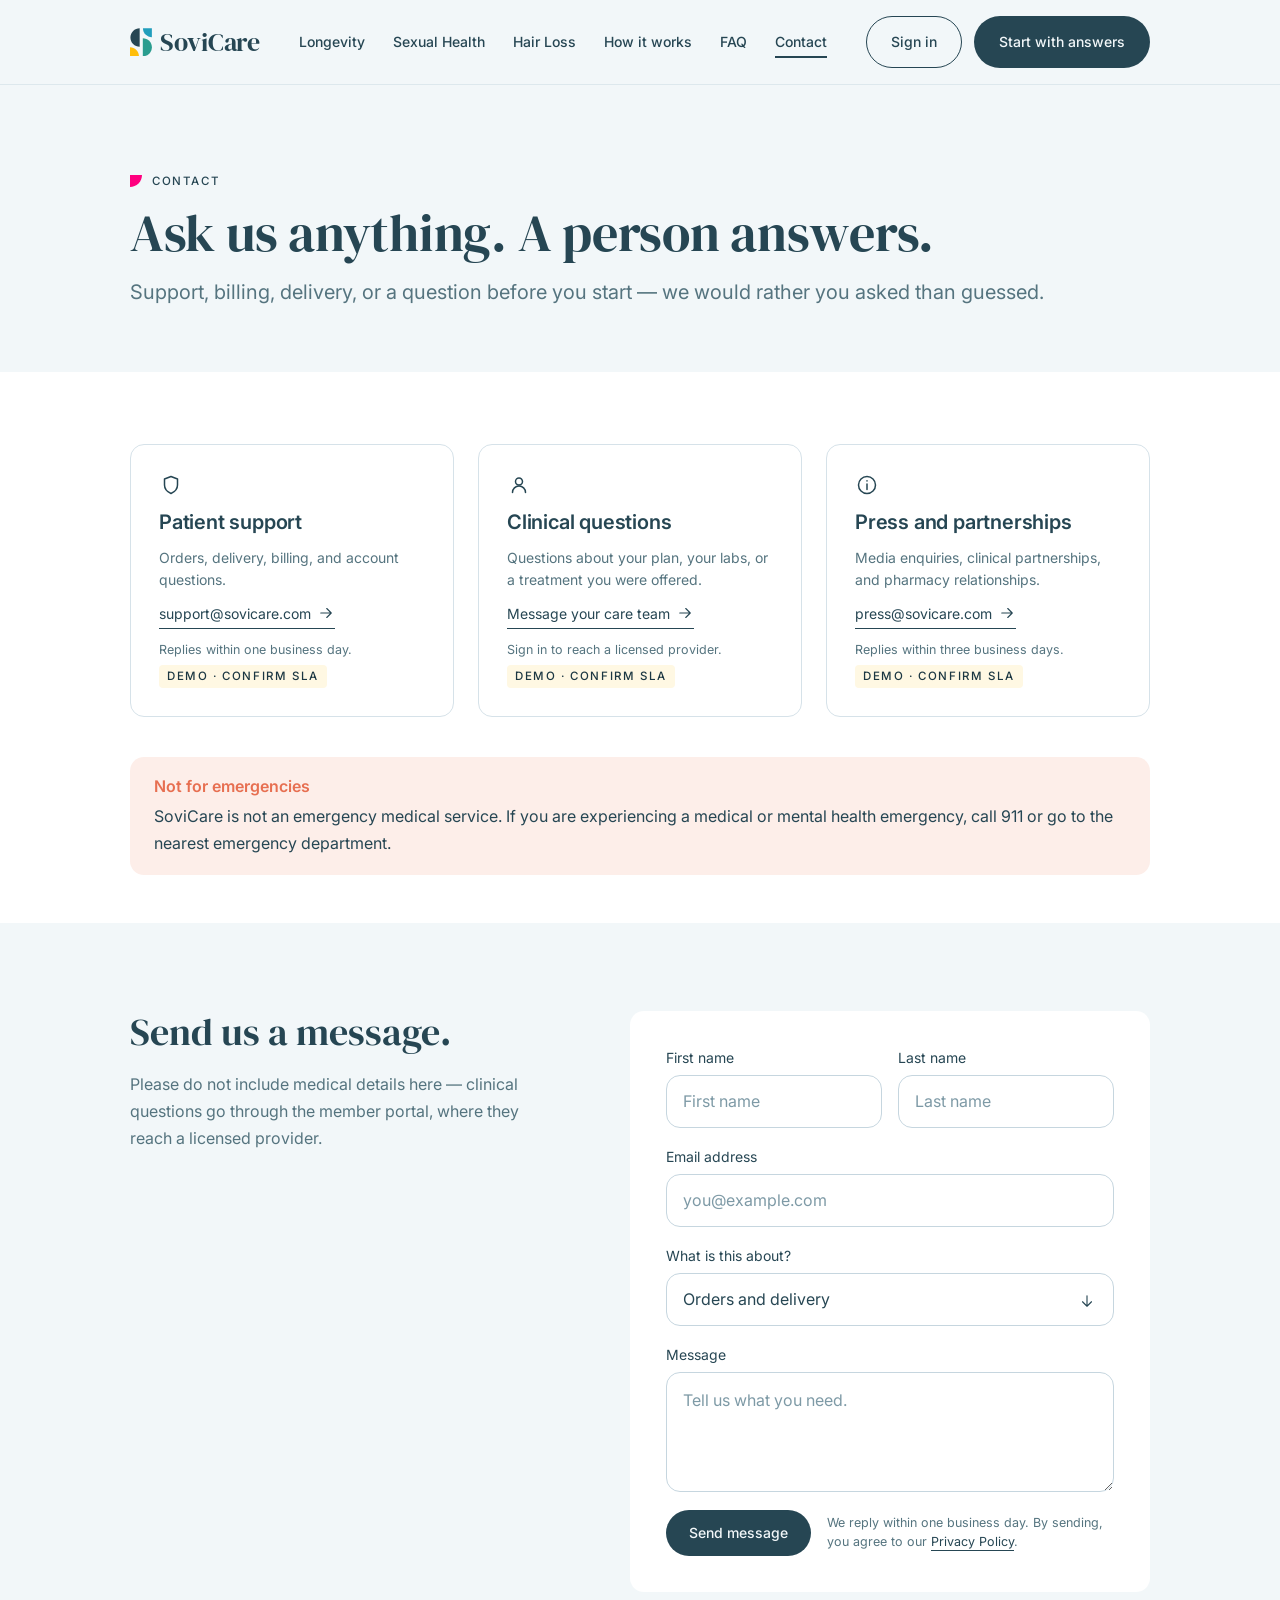
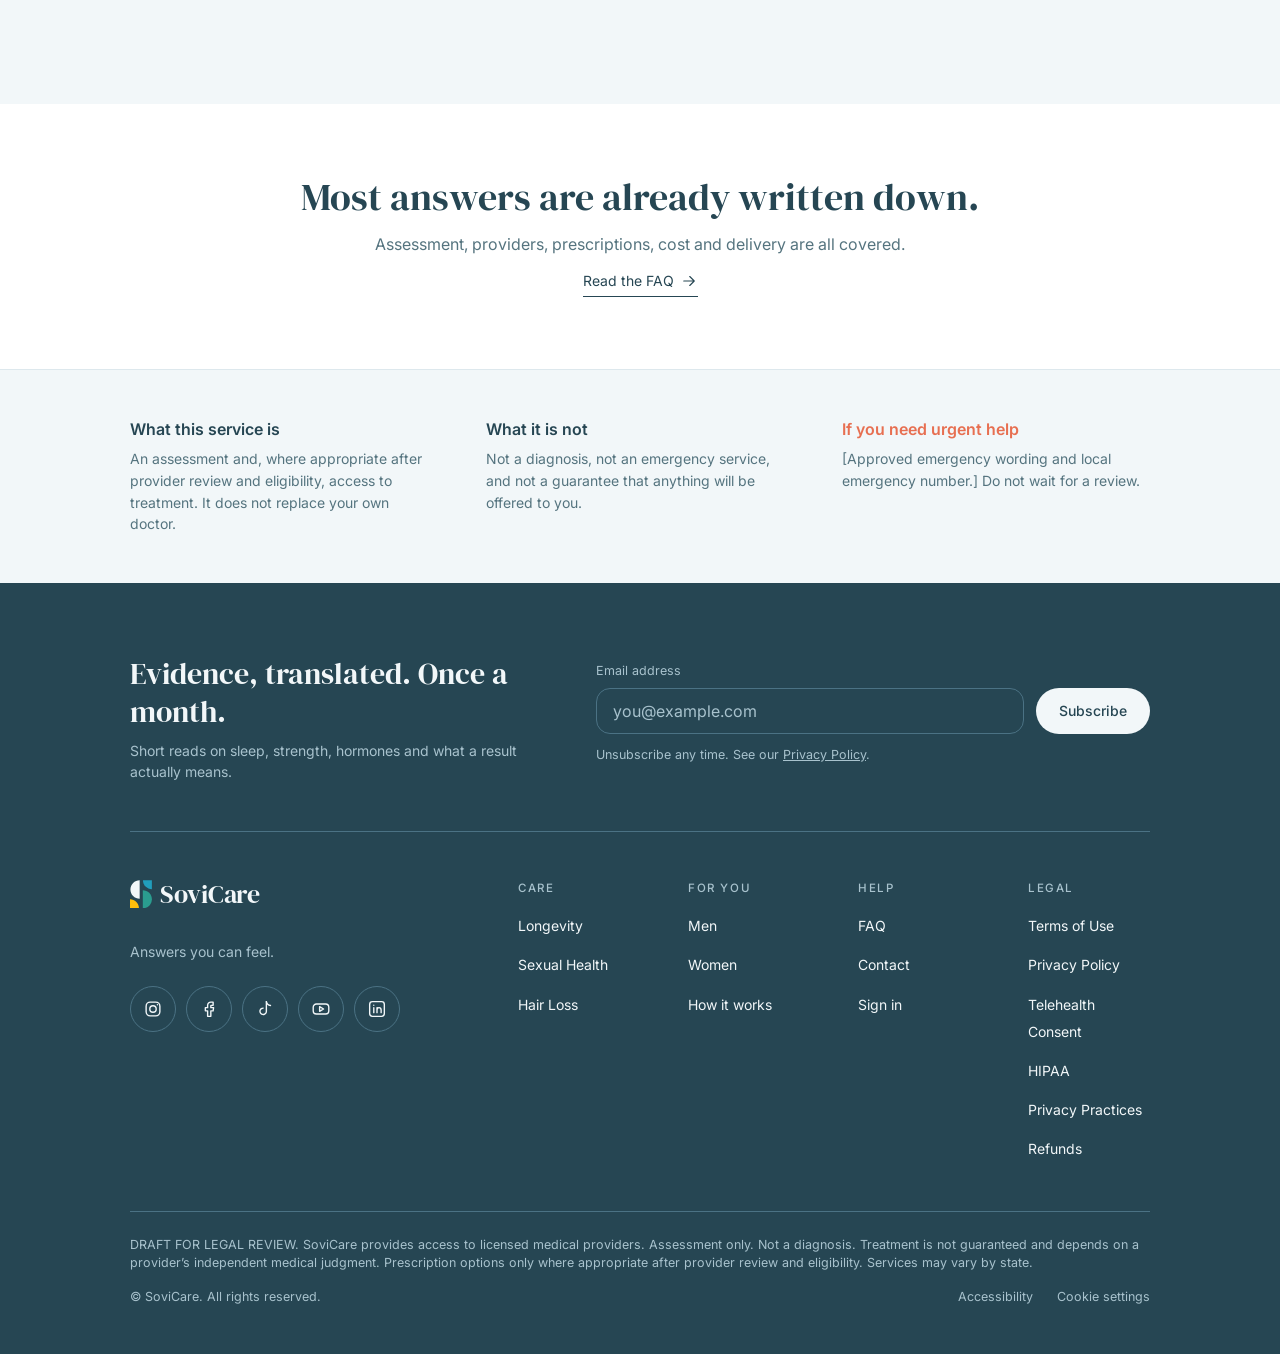
<file: contact/index.html>
<!doctype html>
<html lang="en">
<head>
<meta charset="utf-8">
<base href="../">
<meta name="viewport" content="width=device-width, initial-scale=1, viewport-fit=cover">
<meta name="robots" content="noindex, nofollow">
<title>SoviCare — Contact</title>
<meta name="description" content="Support, billing, delivery, or a question before you start. A person answers.">
<meta name="theme-color" content="#264653">
<link rel="icon" href="assets/logo-symbol-light.svg" type="image/svg+xml">
<link rel="preconnect" href="https://fonts.googleapis.com">
<link rel="preconnect" href="https://fonts.gstatic.com" crossorigin>
<link href="https://fonts.googleapis.com/css2?family=DM+Serif+Display:ital@0;1&family=Inter:wght@400;500;600&display=swap" rel="stylesheet">
<link rel="stylesheet" href="css/site.css?v=3">
<link rel="stylesheet" href="css/pages.css?v=3">
<script>document.documentElement.classList.add('js')</script>
</head>
<body>
<a class="skip" href="#main">Skip to content</a>

<header class="site-header">
  <div class="wrap bar">
    <a class="logo" href="./" aria-label="SoviCare home"><svg viewBox="0 0 22 28.3" fill="none" aria-hidden="true" focusable="false"><path class="p1" d="M9.67662 0.203597C7.21974 0.203597 4.86349 1.17959 3.12622 2.91686C1.38894 4.65414 0.412949 7.01039 0.412949 9.46727C0.412949 11.9241 1.38894 14.2804 3.12622 16.0177C4.86349 17.7549 7.21974 18.7309 9.67662 18.7309V0.203597Z" fill="#264653"/><path class="p2" d="M21.8924 0.203597H12.9342C12.9342 2.57948 13.878 4.85805 15.558 6.53805C17.238 8.21805 19.5166 9.16187 21.8924 9.16187V0.203597Z" fill="#219EBC"/><path class="p3" d="M12.8324 10.1799C15.2353 10.1799 17.5397 11.1344 19.2388 12.8335C20.9379 14.5326 21.8924 16.837 21.8924 19.2399C21.8924 21.6428 20.9379 23.9473 19.2388 25.6464C17.5397 27.3455 15.2353 28.3 12.8324 28.3V10.1799Z" fill="#2A9D8F"/><path class="p4" d="M0.00575507 28.3V19.3417C2.38164 19.3417 4.66021 20.2855 6.34021 21.9655C8.02021 23.6455 8.96403 25.9241 8.96403 28.3H0.00575507Z" fill="#FFBE0B"/></svg>SoviCare</a>
    <nav class="nav" aria-label="Main">
      <a href="longevity/">Longevity</a>
      <a href="sexual-health/">Sexual Health</a>
      <a href="hair-loss/">Hair Loss</a>
      <a href="how-it-works/">How it works</a>
      <a href="faq/">FAQ</a>
      <a href="contact/" aria-current="page">Contact</a>
    </nav>
    <div class="head-actions">
      <a class="btn btn-lg btn-outline" href="#signin">Sign in</a>
      <a class="btn btn-lg btn-primary" href="#start">Start with answers</a>
    </div>
    <button class="circle-btn menu-btn" type="button" aria-label="Open menu" aria-expanded="false" aria-controls="menu">
      <svg viewBox="0 0 24 24" fill="none" aria-hidden="true"><path d="M7 9.5h10M7 14.5h10" stroke="#264653" stroke-width="1.5" stroke-linecap="round"/></svg>
    </button>
  </div>
</header>

<div class="menu-panel" id="menu" role="dialog" aria-modal="true" aria-label="Menu" aria-hidden="true">
  <div class="bar">
    <a class="logo" href="./" aria-label="SoviCare home"><svg viewBox="0 0 22 28.3" fill="none" aria-hidden="true" focusable="false"><path class="p1" d="M9.67662 0.203597C7.21974 0.203597 4.86349 1.17959 3.12622 2.91686C1.38894 4.65414 0.412949 7.01039 0.412949 9.46727C0.412949 11.9241 1.38894 14.2804 3.12622 16.0177C4.86349 17.7549 7.21974 18.7309 9.67662 18.7309V0.203597Z" fill="#264653"/><path class="p2" d="M21.8924 0.203597H12.9342C12.9342 2.57948 13.878 4.85805 15.558 6.53805C17.238 8.21805 19.5166 9.16187 21.8924 9.16187V0.203597Z" fill="#219EBC"/><path class="p3" d="M12.8324 10.1799C15.2353 10.1799 17.5397 11.1344 19.2388 12.8335C20.9379 14.5326 21.8924 16.837 21.8924 19.2399C21.8924 21.6428 20.9379 23.9473 19.2388 25.6464C17.5397 27.3455 15.2353 28.3 12.8324 28.3V10.1799Z" fill="#2A9D8F"/><path class="p4" d="M0.00575507 28.3V19.3417C2.38164 19.3417 4.66021 20.2855 6.34021 21.9655C8.02021 23.6455 8.96403 25.9241 8.96403 28.3H0.00575507Z" fill="#FFBE0B"/></svg>SoviCare</a>
    <button class="circle-btn menu-close" type="button" aria-label="Close menu">
      <svg viewBox="0 0 24 24" fill="none" aria-hidden="true"><path d="M6.5 6.5l11 11M17.5 6.5l-11 11" stroke="#264653" stroke-width="1.5" stroke-linecap="round"/></svg>
    </button>
  </div>
  <div class="inner">
    <p class="t-label">Areas of care</p>
    <div class="menu-areas">
      <a href="longevity/"><svg class="mark" viewBox="0 0 32 32" fill="none" aria-hidden="true" focusable="false"><path class="p1" d="M2.66667 29.3333V5.33333C9.03186 5.33333 15.1364 7.8619 19.6372 12.3628C24.1381 16.8636 26.6667 22.9681 26.6667 29.3333H2.66667Z" fill="#2A9D8F"/><path class="p2" d="M25.3333 11.3333C27.9107 11.3333 30 9.244 30 6.66667C30 4.08934 27.9107 2 25.3333 2C22.756 2 20.6667 4.08934 20.6667 6.66667C20.6667 9.244 22.756 11.3333 25.3333 11.3333Z" fill="#219EBC"/></svg>Longevity<svg class="arr" viewBox="0 0 18 18" fill="none" aria-hidden="true" focusable="false"><path class="p-only" d="M3.75 9H14.25M9.75 13.5L14.25 9L9.75 4.5" stroke="#264653" stroke-width="1.125" stroke-linecap="round" stroke-linejoin="round"/></svg></a>
      <a href="sexual-health/"><svg class="mark" viewBox="0 0 32 32" fill="none" aria-hidden="true" focusable="false"><path class="p1" d="M14.6667 2.66667C11.1304 2.66667 7.73906 4.07142 5.23858 6.57191C2.73809 9.07239 1.33333 12.4638 1.33333 16C1.33333 19.5362 2.73809 22.9276 5.23858 25.4281C7.73906 27.9286 11.1304 29.3333 14.6667 29.3333V2.66667Z" fill="#264653"/><path class="p2" d="M17.3333 2.66667C20.8696 2.66667 24.2609 4.07142 26.7614 6.57191C29.2619 9.07239 30.6667 12.4638 30.6667 16C30.6667 19.5362 29.2619 22.9276 26.7614 25.4281C24.2609 27.9286 20.8696 29.3333 17.3333 29.3333V2.66667Z" fill="#219EBC"/></svg>Sexual Health<svg class="arr" viewBox="0 0 18 18" fill="none" aria-hidden="true" focusable="false"><path class="p-only" d="M3.75 9H14.25M9.75 13.5L14.25 9L9.75 4.5" stroke="#264653" stroke-width="1.125" stroke-linecap="round" stroke-linejoin="round"/></svg></a>
      <a href="hair-loss/"><svg class="mark" viewBox="0 0 32 32" fill="none" aria-hidden="true" focusable="false"><path class="p1" d="M16 2.66667C13.171 2.66667 10.4579 3.79047 8.45753 5.79086C6.45714 7.79125 5.33333 10.5044 5.33333 13.3333V29.3333H16V2.66667Z" fill="#264653"/><path class="p2" d="M16 2.66667C18.829 2.66667 21.5421 3.79047 23.5425 5.79086C25.5429 7.79125 26.6667 10.5044 26.6667 13.3333V29.3333H16V2.66667Z" fill="#FFBE0B"/></svg>Hair Loss<svg class="arr" viewBox="0 0 18 18" fill="none" aria-hidden="true" focusable="false"><path class="p-only" d="M3.75 9H14.25M9.75 13.5L14.25 9L9.75 4.5" stroke="#264653" stroke-width="1.125" stroke-linecap="round" stroke-linejoin="round"/></svg></a>
    </div>
    <div class="menu-links">
      <a href="how-it-works/">How it works</a>
      <a href="faq/">FAQ</a>
      <a href="contact/">Contact</a>
      <a href="men/">For men</a>
      <a href="women/">For women</a>
    </div>
    <a class="btn btn-primary" href="#start">Start with answers</a>
    <a class="btn btn-outline" href="#signin">Sign in</a>
    <p class="fine">Assessment only. Not a diagnosis.</p>
  </div>
</div>

<main id="main">
<!-- 02 Title band -->
<section class="pt-band" aria-labelledby="ct-title">
  <div class="wrap">
    <p class="eyebrow t-label" data-reveal><img src="assets/sh/eyebrow-pink.svg" alt="" width="12" height="12">Contact</p>
    <h1 class="t-h1" id="ct-title" data-reveal style="--i:1">Ask us anything. A person answers.</h1>
    <p class="t-lead" data-reveal style="--i:2">Support, billing, delivery, or a question before you start — we would rather you asked than guessed.</p>
  </div>
</section>

<!-- 03 Channels -->
<section class="ct-channels" aria-label="Ways to reach us">
  <div class="wrap ct-grid">
    <article class="ct-card" data-reveal>
      <img class="ct-ico" src="assets/ct/icon-privacy.svg" alt="" width="24" height="24">
      <h2 class="t-card">Patient support</h2>
      <p>Orders, delivery, billing, and account questions.</p>
      <a class="link-arrow" href="mailto:support@sovicare.com">support@sovicare.com <img src="assets/icon-arrow.svg" alt="" width="18" height="18"></a>
      <div class="ct-sla"><span>Replies within one business day.</span><span class="ct-demo">Demo · confirm SLA</span></div>
    </article>
    <article class="ct-card" data-reveal style="--i:1">
      <img class="ct-ico" src="assets/ct/icon-provider.svg" alt="" width="24" height="24">
      <h2 class="t-card">Clinical questions</h2>
      <p>Questions about your plan, your labs, or a treatment you were offered.</p>
      <a class="link-arrow" href="#signin">Message your care team <img src="assets/icon-arrow.svg" alt="" width="18" height="18"></a>
      <div class="ct-sla"><span>Sign in to reach a licensed provider.</span><span class="ct-demo">Demo · confirm SLA</span></div>
    </article>
    <article class="ct-card" data-reveal style="--i:2">
      <img class="ct-ico" src="assets/ct/icon-note.svg" alt="" width="24" height="24">
      <h2 class="t-card">Press and partnerships</h2>
      <p>Media enquiries, clinical partnerships, and pharmacy relationships.</p>
      <a class="link-arrow" href="mailto:press@sovicare.com">press@sovicare.com <img src="assets/icon-arrow.svg" alt="" width="18" height="18"></a>
      <div class="ct-sla"><span>Replies within three business days.</span><span class="ct-demo">Demo · confirm SLA</span></div>
    </article>
  </div>
</section>

<!-- 04 Emergency notice -->
<section class="ct-emergency" aria-label="Not for emergencies">
  <div class="wrap"><div class="ct-callout" role="note"><b>Not for emergencies</b><p>SoviCare is not an emergency medical service. If you are experiencing a medical or mental health emergency, call 911 or go to the nearest emergency department.</p></div></div>
</section>

<!-- 05 Form -->
<section class="ct-form-sec bg-mist" id="message" aria-labelledby="ct-form-title">
  <div class="wrap ct-form-grid">
    <div class="ct-form-copy" data-reveal>
      <h2 class="t-h2" id="ct-form-title">Send us a message.</h2>
      <p>Please do not include medical details here — clinical questions go through the member portal, where they reach a licensed provider.</p>
    </div>
    <div class="ct-form-card" data-reveal style="--i:1">
      <form class="ct-form" novalidate>
        <div class="ct-row">
          <div class="ct-field"><label for="ct-first">First name</label><input id="ct-first" name="first" type="text" placeholder="First name" autocomplete="given-name" required><p class="ct-err" aria-live="polite"></p></div>
          <div class="ct-field"><label for="ct-last">Last name</label><input id="ct-last" name="last" type="text" placeholder="Last name" autocomplete="family-name" required><p class="ct-err" aria-live="polite"></p></div>
        </div>
        <div class="ct-field"><label for="ct-email">Email address</label><input id="ct-email" name="email" type="email" placeholder="you@example.com" autocomplete="email" required><p class="ct-err" aria-live="polite"></p></div>
        <div class="ct-field ct-select"><label for="ct-topic">What is this about?</label><select id="ct-topic" name="topic"><option>Orders and delivery</option><option>Billing</option><option>Account</option><option>Before I start</option><option>Press and partnerships</option><option>Other</option></select><img src="assets/icon-arrow.svg" alt="" width="18" height="18" aria-hidden="true"></div>
        <div class="ct-field"><label for="ct-msg">Message</label><textarea id="ct-msg" name="message" rows="4" placeholder="Tell us what you need." required></textarea><p class="ct-err" aria-live="polite"></p></div>
        <div class="ct-submit"><button class="btn btn-primary" type="submit">Send message</button><p>We reply within one business day. By sending, you agree to our <a class="link-u" href="privacy/">Privacy Policy</a>.</p></div>
      </form>
      <div class="ct-done" hidden><h3 class="t-h3">Thanks. We’ll reply by email within one business day.</h3><p class="t-caption caption-c">Demo only: nothing was sent. The form is not connected yet.</p></div>
    </div>
  </div>
</section>

<!-- 06 FAQ nudge -->
<section class="pt-nudge" aria-labelledby="ct-faq">
  <div class="wrap">
    <h2 class="t-h2" id="ct-faq">Most answers are already written down.</h2>
    <p>Assessment, providers, prescriptions, cost and delivery are all covered.</p>
    <a class="link-arrow" href="faq/">Read the FAQ <img src="assets/icon-arrow.svg" alt="" width="18" height="18"></a>
  </div>
</section>

</main>

<!-- 11a Legal band -->
<section class="legal" aria-label="About this service">
  <div class="wrap cols">
    <div><b>What this service is</b><p>An assessment and, where appropriate after provider review and eligibility, access to treatment. It does not replace your own doctor.</p></div>
    <div><b>What it is not</b><p>Not a diagnosis, not an emergency service, and not a guarantee that anything will be offered to you.</p></div>
    <div class="urgent"><b>If you need urgent help</b><p>[Approved emergency wording and local emergency number.] Do not wait for a review.</p></div>
  </div>
</section>

<!-- 11b Footer (dark) -->
<footer class="footer">
  <div class="wrap">
    <div class="news">
      <div><h2>Evidence, translated. Once a month.</h2><p>Short reads on sleep, strength, hormones and what a result actually means.</p></div>
      <form novalidate>
        <label for="news-email">Email address</label>
        <input id="news-email" type="email" name="email" placeholder="you@example.com" autocomplete="email" required>
        <button class="btn btn-ondark" type="submit">Subscribe</button>
        <p class="hint">Unsubscribe any time. See our <a href="privacy/">Privacy Policy</a>.</p>
        <p class="ok" aria-live="polite"></p>
      </form>
    </div>
    <div class="foot-main">
      <div class="foot-brand">
        <a class="logo" href="./" aria-label="SoviCare home"><svg viewBox="0 0 22 28.3" fill="none" aria-hidden="true" focusable="false"><path class="p1" d="M9.67662 0.203597C7.21974 0.203597 4.86349 1.17959 3.12622 2.91686C1.38894 4.65414 0.412949 7.01039 0.412949 9.46727C0.412949 11.9241 1.38894 14.2804 3.12622 16.0177C4.86349 17.7549 7.21974 18.7309 9.67662 18.7309V0.203597Z" fill="#F2F7F9"/><path class="p2" d="M21.8924 0.203597H12.9342C12.9342 2.57948 13.878 4.85805 15.558 6.53805C17.238 8.21805 19.5166 9.16187 21.8924 9.16187V0.203597Z" fill="#219EBC"/><path class="p3" d="M12.8324 10.1799C15.2353 10.1799 17.5397 11.1344 19.2388 12.8335C20.9379 14.5326 21.8924 16.837 21.8924 19.2399C21.8924 21.6428 20.9379 23.9473 19.2388 25.6464C17.5397 27.3455 15.2353 28.3 12.8324 28.3V10.1799Z" fill="#2A9D8F"/><path class="p4" d="M0.00575507 28.3V19.3417C2.38164 19.3417 4.66021 20.2855 6.34021 21.9655C8.02021 23.6455 8.96403 25.9241 8.96403 28.3H0.00575507Z" fill="#FFBE0B"/></svg>SoviCare</a>
        <p>Answers you can feel.</p>
        <div class="social">
          <a href="#" aria-label="Instagram"><svg viewBox="0 0 24 24" fill="none" aria-hidden="true" focusable="false"><path class="p1" d="M15 4.5H9C6.51472 4.5 4.5 6.51472 4.5 9V15C4.5 17.4853 6.51472 19.5 9 19.5H15C17.4853 19.5 19.5 17.4853 19.5 15V9C19.5 6.51472 17.4853 4.5 15 4.5Z" stroke="#F2F7F9" stroke-width="1.5" stroke-linecap="round" stroke-linejoin="round"/><path class="p2" d="M12 15.5C13.933 15.5 15.5 13.933 15.5 12C15.5 10.067 13.933 8.5 12 8.5C10.067 8.5 8.5 10.067 8.5 12C8.5 13.933 10.067 15.5 12 15.5Z" stroke="#F2F7F9" stroke-width="1.5" stroke-linecap="round" stroke-linejoin="round"/><path class="p3" d="M16.8 7.2V7.3" stroke="#F2F7F9" stroke-width="1.5" stroke-linecap="round" stroke-linejoin="round"/></svg></a>
          <a href="#" aria-label="Facebook"><svg viewBox="0 0 24 24" fill="none" aria-hidden="true" focusable="false"><path class="p-only" d="M14.5 8H16.5V4.5H14C13.0717 4.5 12.1815 4.86875 11.5251 5.52513C10.8687 6.1815 10.5 7.07174 10.5 8V10.5H8V14H10.5V20H14V14H16.5L17 10.5H14V8.5C14 8.36739 14.0527 8.24021 14.1464 8.14645C14.2402 8.05268 14.3674 8 14.5 8Z" stroke="#F2F7F9" stroke-width="1.5" stroke-linecap="round" stroke-linejoin="round"/></svg></a>
          <a href="#" aria-label="TikTok"><svg viewBox="0 0 24 24" fill="none" aria-hidden="true" focusable="false"><path class="p1" d="M13.5 4V14.5C13.5 15.1922 13.2947 15.8689 12.9101 16.4445C12.5256 17.0201 11.9789 17.4687 11.3394 17.7336C10.6999 17.9985 9.99612 18.0678 9.31718 17.9327C8.63825 17.7977 8.01461 17.4644 7.52513 16.9749C7.03564 16.4854 6.7023 15.8618 6.56725 15.1828C6.4322 14.5039 6.50152 13.8001 6.76642 13.1606C7.03133 12.5211 7.47993 11.9744 8.0555 11.5899C8.63108 11.2053 9.30777 11 10 11" stroke="#F2F7F9" stroke-width="1.5" stroke-linecap="round" stroke-linejoin="round"/><path class="p2" d="M13.5 4C13.9 6.3 15.5 7.9 18 8.2" stroke="#F2F7F9" stroke-width="1.5" stroke-linecap="round" stroke-linejoin="round"/></svg></a>
          <a href="#" aria-label="YouTube"><svg viewBox="0 0 24 24" fill="none" aria-hidden="true" focusable="false"><path class="p1" d="M17 6.5H7C5.067 6.5 3.5 8.067 3.5 10V14C3.5 15.933 5.067 17.5 7 17.5H17C18.933 17.5 20.5 15.933 20.5 14V10C20.5 8.067 18.933 6.5 17 6.5Z" stroke="#F2F7F9" stroke-width="1.5" stroke-linecap="round" stroke-linejoin="round"/><path class="p2" d="M10.5 9.5V14.5L14.8 12L10.5 9.5Z" stroke="#F2F7F9" stroke-width="1.5" stroke-linecap="round" stroke-linejoin="round"/></svg></a>
          <a href="#" aria-label="LinkedIn"><svg viewBox="0 0 24 24" fill="none" aria-hidden="true" focusable="false"><path class="p1" d="M17 4H7C5.34315 4 4 5.34315 4 7V17C4 18.6569 5.34315 20 7 20H17C18.6569 20 20 18.6569 20 17V7C20 5.34315 18.6569 4 17 4Z" stroke="#F2F7F9" stroke-width="1.5" stroke-linecap="round" stroke-linejoin="round"/><path class="p2" d="M8.5 10.5V16M8.5 7.8V7.9M12 16V10.5M12 13.2C12 11.5 13 10.5 14.2 10.5C15.4 10.5 16.5 11.5 16.5 13.2V16" stroke="#F2F7F9" stroke-width="1.5" stroke-linecap="round" stroke-linejoin="round"/></svg></a>
        </div>
      </div>
      <nav class="foot-col" aria-label="Care"><h3>Care</h3><ul><li><a href="longevity/">Longevity</a></li><li><a href="sexual-health/">Sexual Health</a></li><li><a href="hair-loss/">Hair Loss</a></li></ul></nav>
      <nav class="foot-col" aria-label="For you"><h3>For you</h3><ul><li><a href="men/">Men</a></li><li><a href="women/">Women</a></li><li><a href="how-it-works/">How it works</a></li></ul></nav>
      <nav class="foot-col" aria-label="Help"><h3>Help</h3><ul><li><a href="faq/">FAQ</a></li><li><a href="contact/">Contact</a></li><li><a href="#signin">Sign in</a></li></ul></nav>
      <nav class="foot-col" aria-label="Legal"><h3>Legal</h3><ul><li><a href="terms/">Terms of Use</a></li><li><a href="privacy/">Privacy Policy</a></li><li><a href="telehealth-consent/">Telehealth Consent</a></li><li><a href="hipaa/">HIPAA</a></li><li><a href="privacy-practices/">Privacy Practices</a></li><li><a href="refunds/">Refunds</a></li></ul></nav>
    </div>
    <div class="fine-print">
      <p>DRAFT FOR LEGAL REVIEW. SoviCare provides access to licensed medical providers. Assessment only. Not a diagnosis. Treatment is not guaranteed and depends on a provider’s independent medical judgment. Prescription options only where appropriate after provider review and eligibility. Services may vary by state.</p>
      <div class="row"><span>© SoviCare. All rights reserved.</span><div><a href="accessibility/">Accessibility</a><a href="#">Cookie settings</a></div></div>
    </div>
  </div>
</footer>

<div class="sticky-cta" aria-hidden="true">
  <p>Assessment only.<br>Not a diagnosis.</p>
  <a class="btn btn-primary" href="#start">Start with answers</a>
</div>

<script src="js/site.js?v=3" defer></script>
<script src="js/pages.js?v=3" defer></script>
</body>
</html>
</file>
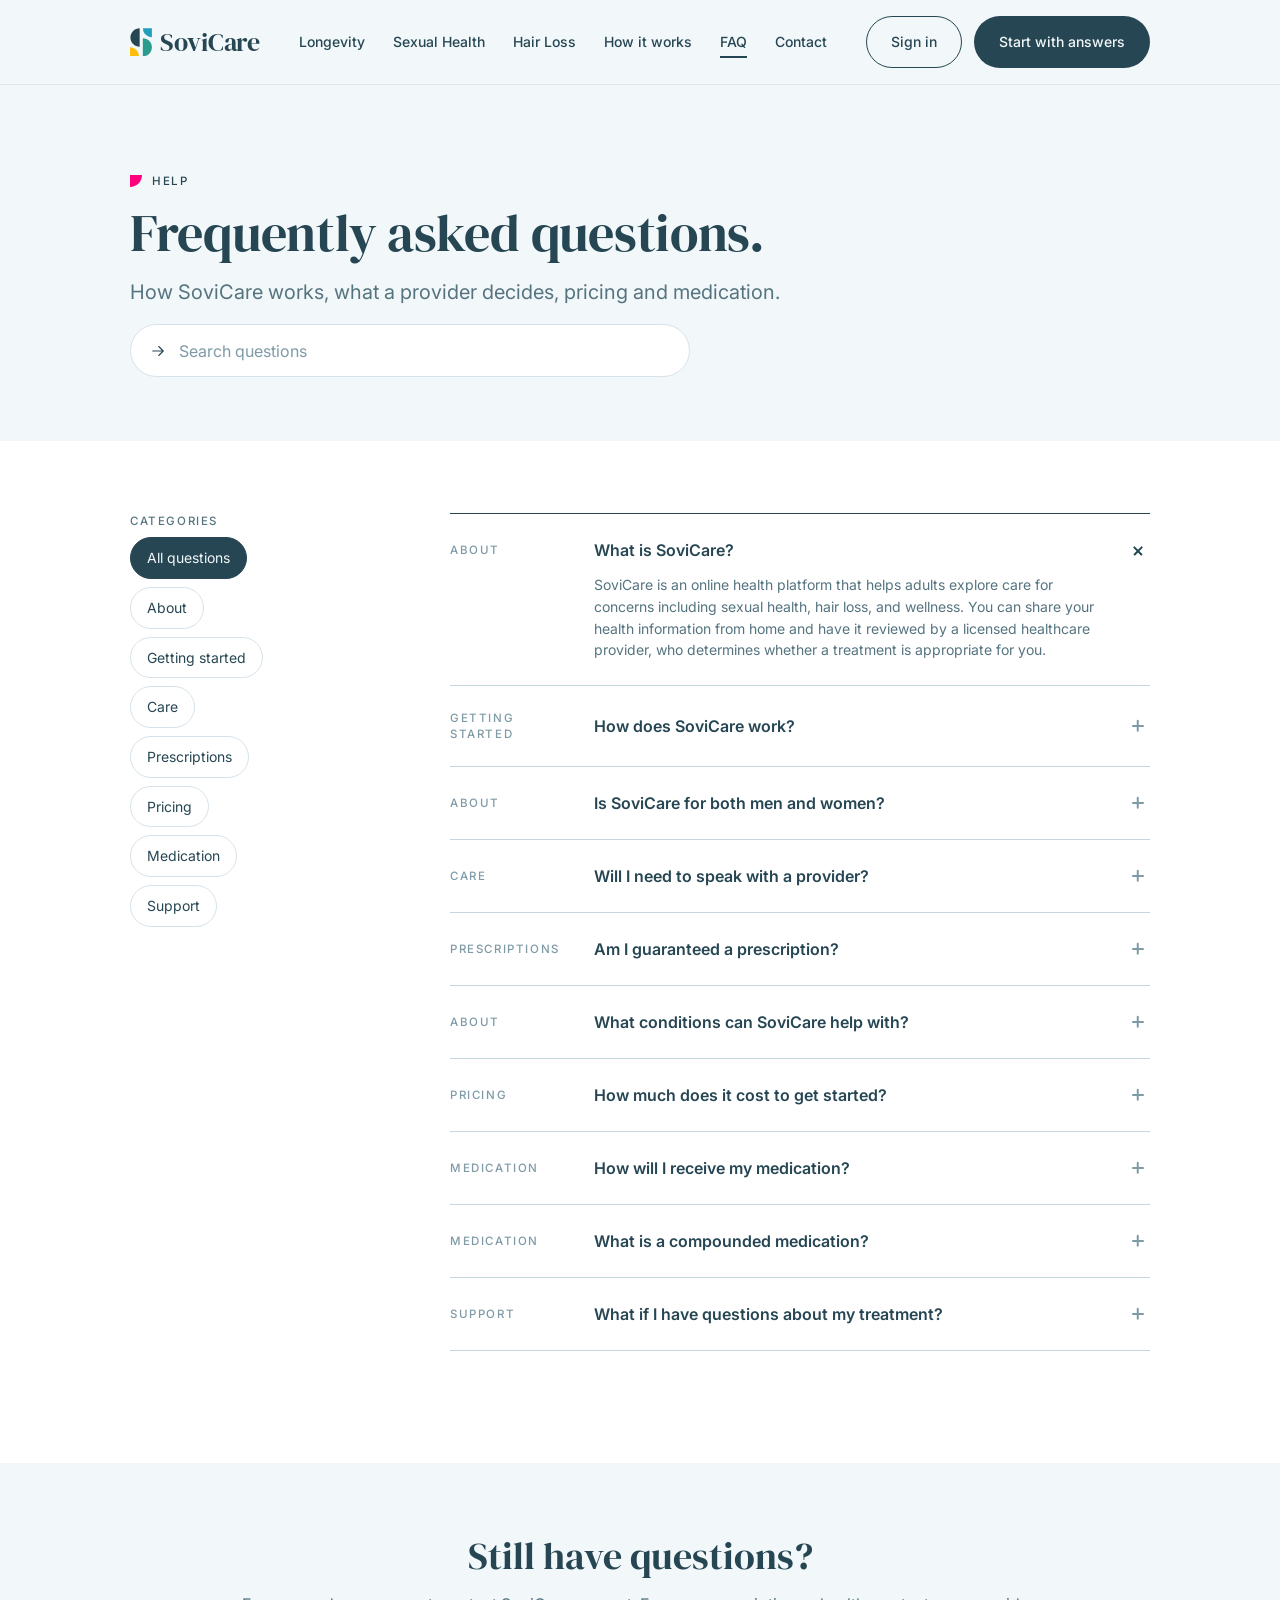
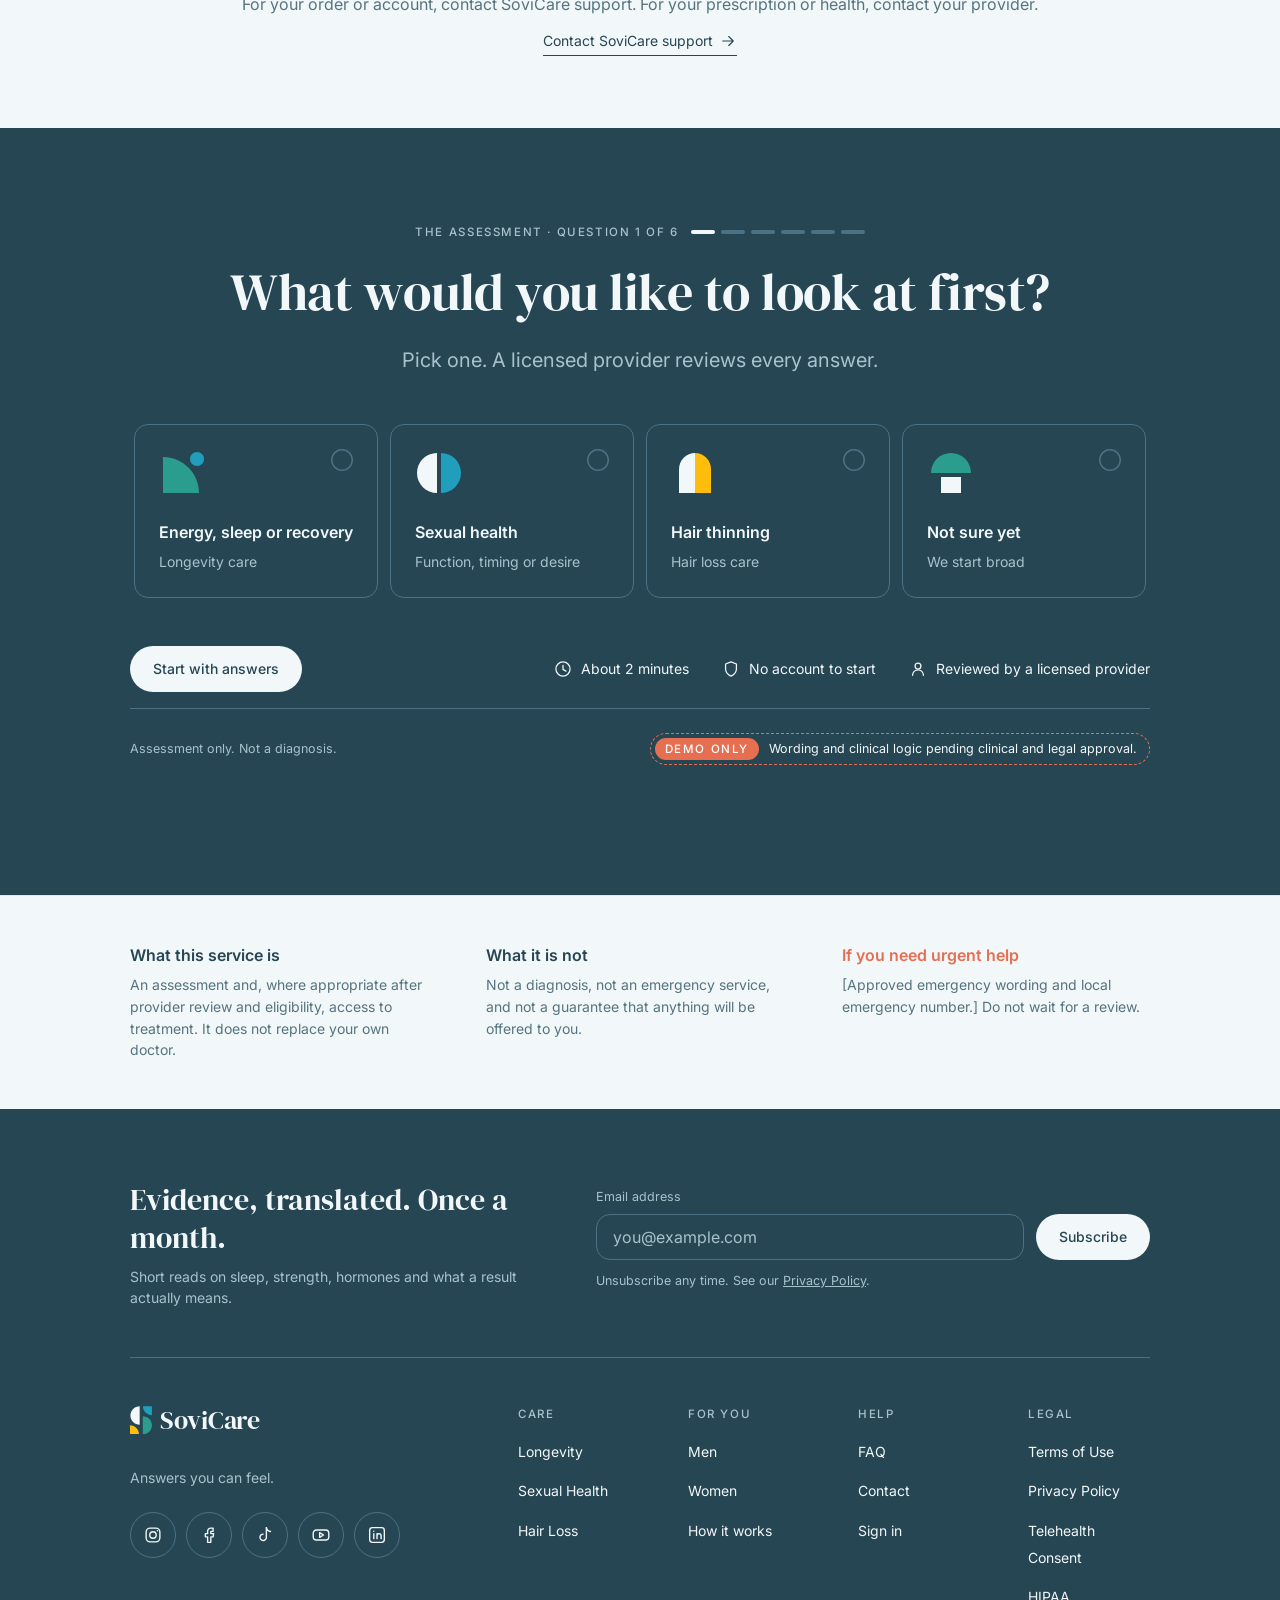
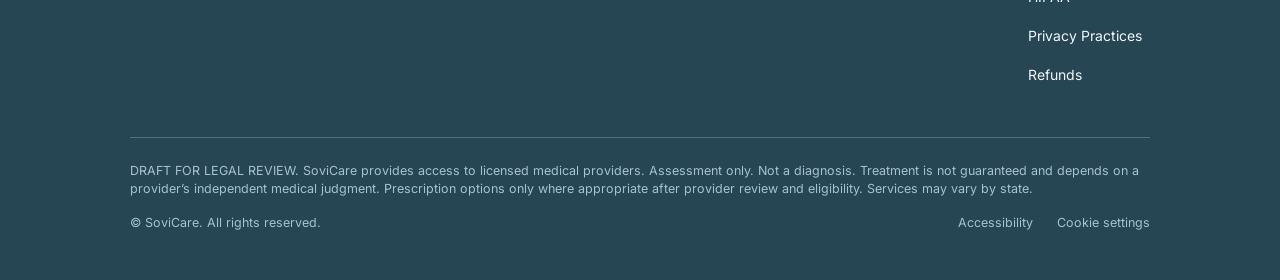
<file: faq/index.html>
<!doctype html>
<html lang="en">
<head>
<meta charset="utf-8">
<base href="../">
<meta name="viewport" content="width=device-width, initial-scale=1, viewport-fit=cover">
<meta name="robots" content="noindex, nofollow">
<title>SoviCare — Frequently asked questions</title>
<meta name="description" content="How SoviCare works, what a provider decides, pricing and medication.">
<meta name="theme-color" content="#264653">
<link rel="icon" href="assets/logo-symbol-light.svg" type="image/svg+xml">
<link rel="preconnect" href="https://fonts.googleapis.com">
<link rel="preconnect" href="https://fonts.gstatic.com" crossorigin>
<link href="https://fonts.googleapis.com/css2?family=DM+Serif+Display:ital@0;1&family=Inter:wght@400;500;600&display=swap" rel="stylesheet">
<link rel="stylesheet" href="css/site.css?v=3">
<link rel="stylesheet" href="css/pages.css?v=3">
<script>document.documentElement.classList.add('js')</script>
</head>
<body>
<a class="skip" href="#main">Skip to content</a>

<header class="site-header">
  <div class="wrap bar">
    <a class="logo" href="./" aria-label="SoviCare home"><svg viewBox="0 0 22 28.3" fill="none" aria-hidden="true" focusable="false"><path class="p1" d="M9.67662 0.203597C7.21974 0.203597 4.86349 1.17959 3.12622 2.91686C1.38894 4.65414 0.412949 7.01039 0.412949 9.46727C0.412949 11.9241 1.38894 14.2804 3.12622 16.0177C4.86349 17.7549 7.21974 18.7309 9.67662 18.7309V0.203597Z" fill="#264653"/><path class="p2" d="M21.8924 0.203597H12.9342C12.9342 2.57948 13.878 4.85805 15.558 6.53805C17.238 8.21805 19.5166 9.16187 21.8924 9.16187V0.203597Z" fill="#219EBC"/><path class="p3" d="M12.8324 10.1799C15.2353 10.1799 17.5397 11.1344 19.2388 12.8335C20.9379 14.5326 21.8924 16.837 21.8924 19.2399C21.8924 21.6428 20.9379 23.9473 19.2388 25.6464C17.5397 27.3455 15.2353 28.3 12.8324 28.3V10.1799Z" fill="#2A9D8F"/><path class="p4" d="M0.00575507 28.3V19.3417C2.38164 19.3417 4.66021 20.2855 6.34021 21.9655C8.02021 23.6455 8.96403 25.9241 8.96403 28.3H0.00575507Z" fill="#FFBE0B"/></svg>SoviCare</a>
    <nav class="nav" aria-label="Main">
      <a href="longevity/">Longevity</a>
      <a href="sexual-health/">Sexual Health</a>
      <a href="hair-loss/">Hair Loss</a>
      <a href="how-it-works/">How it works</a>
      <a href="faq/" aria-current="page">FAQ</a>
      <a href="contact/">Contact</a>
    </nav>
    <div class="head-actions">
      <a class="btn btn-lg btn-outline" href="#signin">Sign in</a>
      <a class="btn btn-lg btn-primary" href="#start">Start with answers</a>
    </div>
    <button class="circle-btn menu-btn" type="button" aria-label="Open menu" aria-expanded="false" aria-controls="menu">
      <svg viewBox="0 0 24 24" fill="none" aria-hidden="true"><path d="M7 9.5h10M7 14.5h10" stroke="#264653" stroke-width="1.5" stroke-linecap="round"/></svg>
    </button>
  </div>
</header>

<div class="menu-panel" id="menu" role="dialog" aria-modal="true" aria-label="Menu" aria-hidden="true">
  <div class="bar">
    <a class="logo" href="./" aria-label="SoviCare home"><svg viewBox="0 0 22 28.3" fill="none" aria-hidden="true" focusable="false"><path class="p1" d="M9.67662 0.203597C7.21974 0.203597 4.86349 1.17959 3.12622 2.91686C1.38894 4.65414 0.412949 7.01039 0.412949 9.46727C0.412949 11.9241 1.38894 14.2804 3.12622 16.0177C4.86349 17.7549 7.21974 18.7309 9.67662 18.7309V0.203597Z" fill="#264653"/><path class="p2" d="M21.8924 0.203597H12.9342C12.9342 2.57948 13.878 4.85805 15.558 6.53805C17.238 8.21805 19.5166 9.16187 21.8924 9.16187V0.203597Z" fill="#219EBC"/><path class="p3" d="M12.8324 10.1799C15.2353 10.1799 17.5397 11.1344 19.2388 12.8335C20.9379 14.5326 21.8924 16.837 21.8924 19.2399C21.8924 21.6428 20.9379 23.9473 19.2388 25.6464C17.5397 27.3455 15.2353 28.3 12.8324 28.3V10.1799Z" fill="#2A9D8F"/><path class="p4" d="M0.00575507 28.3V19.3417C2.38164 19.3417 4.66021 20.2855 6.34021 21.9655C8.02021 23.6455 8.96403 25.9241 8.96403 28.3H0.00575507Z" fill="#FFBE0B"/></svg>SoviCare</a>
    <button class="circle-btn menu-close" type="button" aria-label="Close menu">
      <svg viewBox="0 0 24 24" fill="none" aria-hidden="true"><path d="M6.5 6.5l11 11M17.5 6.5l-11 11" stroke="#264653" stroke-width="1.5" stroke-linecap="round"/></svg>
    </button>
  </div>
  <div class="inner">
    <p class="t-label">Areas of care</p>
    <div class="menu-areas">
      <a href="longevity/"><svg class="mark" viewBox="0 0 32 32" fill="none" aria-hidden="true" focusable="false"><path class="p1" d="M2.66667 29.3333V5.33333C9.03186 5.33333 15.1364 7.8619 19.6372 12.3628C24.1381 16.8636 26.6667 22.9681 26.6667 29.3333H2.66667Z" fill="#2A9D8F"/><path class="p2" d="M25.3333 11.3333C27.9107 11.3333 30 9.244 30 6.66667C30 4.08934 27.9107 2 25.3333 2C22.756 2 20.6667 4.08934 20.6667 6.66667C20.6667 9.244 22.756 11.3333 25.3333 11.3333Z" fill="#219EBC"/></svg>Longevity<svg class="arr" viewBox="0 0 18 18" fill="none" aria-hidden="true" focusable="false"><path class="p-only" d="M3.75 9H14.25M9.75 13.5L14.25 9L9.75 4.5" stroke="#264653" stroke-width="1.125" stroke-linecap="round" stroke-linejoin="round"/></svg></a>
      <a href="sexual-health/"><svg class="mark" viewBox="0 0 32 32" fill="none" aria-hidden="true" focusable="false"><path class="p1" d="M14.6667 2.66667C11.1304 2.66667 7.73906 4.07142 5.23858 6.57191C2.73809 9.07239 1.33333 12.4638 1.33333 16C1.33333 19.5362 2.73809 22.9276 5.23858 25.4281C7.73906 27.9286 11.1304 29.3333 14.6667 29.3333V2.66667Z" fill="#264653"/><path class="p2" d="M17.3333 2.66667C20.8696 2.66667 24.2609 4.07142 26.7614 6.57191C29.2619 9.07239 30.6667 12.4638 30.6667 16C30.6667 19.5362 29.2619 22.9276 26.7614 25.4281C24.2609 27.9286 20.8696 29.3333 17.3333 29.3333V2.66667Z" fill="#219EBC"/></svg>Sexual Health<svg class="arr" viewBox="0 0 18 18" fill="none" aria-hidden="true" focusable="false"><path class="p-only" d="M3.75 9H14.25M9.75 13.5L14.25 9L9.75 4.5" stroke="#264653" stroke-width="1.125" stroke-linecap="round" stroke-linejoin="round"/></svg></a>
      <a href="hair-loss/"><svg class="mark" viewBox="0 0 32 32" fill="none" aria-hidden="true" focusable="false"><path class="p1" d="M16 2.66667C13.171 2.66667 10.4579 3.79047 8.45753 5.79086C6.45714 7.79125 5.33333 10.5044 5.33333 13.3333V29.3333H16V2.66667Z" fill="#264653"/><path class="p2" d="M16 2.66667C18.829 2.66667 21.5421 3.79047 23.5425 5.79086C25.5429 7.79125 26.6667 10.5044 26.6667 13.3333V29.3333H16V2.66667Z" fill="#FFBE0B"/></svg>Hair Loss<svg class="arr" viewBox="0 0 18 18" fill="none" aria-hidden="true" focusable="false"><path class="p-only" d="M3.75 9H14.25M9.75 13.5L14.25 9L9.75 4.5" stroke="#264653" stroke-width="1.125" stroke-linecap="round" stroke-linejoin="round"/></svg></a>
    </div>
    <div class="menu-links">
      <a href="how-it-works/">How it works</a>
      <a href="faq/">FAQ</a>
      <a href="contact/">Contact</a>
      <a href="men/">For men</a>
      <a href="women/">For women</a>
    </div>
    <a class="btn btn-primary" href="#start">Start with answers</a>
    <a class="btn btn-outline" href="#signin">Sign in</a>
    <p class="fine">Assessment only. Not a diagnosis.</p>
  </div>
</div>

<main id="main">
<!-- 02 Title band + search -->
<section class="pt-band" aria-labelledby="fq-title">
  <div class="wrap">
    <p class="eyebrow t-label" data-reveal><img src="assets/sh/eyebrow-pink.svg" alt="" width="12" height="12">Help</p>
    <h1 class="t-h1" id="fq-title" data-reveal style="--i:1">Frequently asked questions.</h1>
    <p class="t-lead" data-reveal style="--i:2">How SoviCare works, what a provider decides, pricing and medication.</p>
    <label class="fq-search" data-reveal style="--i:3"><span class="sr-only">Search questions</span><img src="assets/icon-arrow.svg" alt="" width="18" height="18"><input type="search" placeholder="Search questions" autocomplete="off"></label>
  </div>
</section>

<!-- 03 Body · categories + questions -->
<section class="fq-body" aria-label="Questions">
  <div class="wrap fq-grid">
    <div class="fq-cats">
      <p class="t-label" id="fq-cats-label">Categories</p>
      <div class="fq-chips" role="radiogroup" aria-labelledby="fq-cats-label"><button class="fq-chip" type="button" role="radio" aria-checked="true" tabindex="0" data-cat="all">All questions</button><button class="fq-chip" type="button" role="radio" aria-checked="false" tabindex="-1" data-cat="about">About</button><button class="fq-chip" type="button" role="radio" aria-checked="false" tabindex="-1" data-cat="getting-started">Getting started</button><button class="fq-chip" type="button" role="radio" aria-checked="false" tabindex="-1" data-cat="care">Care</button><button class="fq-chip" type="button" role="radio" aria-checked="false" tabindex="-1" data-cat="prescriptions">Prescriptions</button><button class="fq-chip" type="button" role="radio" aria-checked="false" tabindex="-1" data-cat="pricing">Pricing</button><button class="fq-chip" type="button" role="radio" aria-checked="false" tabindex="-1" data-cat="medication">Medication</button><button class="fq-chip" type="button" role="radio" aria-checked="false" tabindex="-1" data-cat="support">Support</button></div>
    </div>
    <div>
      <div class="acc fq-acc" data-hash>
        <div class="acc-item" id="what-is-sovicare" data-cat="about"><button class="acc-btn" type="button" aria-expanded="true" aria-controls="fq-1"><span class="t-label">About</span><span class="q">What is SoviCare?</span><span class="pm" aria-hidden="true"><i></i><i></i></span></button><div class="acc-panel open" id="fq-1"><div><p>SoviCare is an online health platform that helps adults explore care for concerns including sexual health, hair loss, and wellness. You can share your health information from home and have it reviewed by a licensed healthcare provider, who determines whether a treatment is appropriate for you.</p></div></div></div>
        <div class="acc-item" id="how-does-sovicare-work" data-cat="getting-started"><button class="acc-btn" type="button" aria-expanded="false" aria-controls="fq-2"><span class="t-label">Getting started</span><span class="q">How does SoviCare work?</span><span class="pm" aria-hidden="true"><i></i><i></i></span></button><div class="acc-panel" id="fq-2"><div><p>Start by choosing an area of care and completing an online health assessment. A licensed provider reviews your information and may ask follow-up questions before recommending a plan. If medication is appropriate, the provider can issue a prescription for fulfillment by a pharmacy.</p></div></div></div>
        <div class="acc-item" id="is-sovicare-for-both-men-and-women" data-cat="about"><button class="acc-btn" type="button" aria-expanded="false" aria-controls="fq-3"><span class="t-label">About</span><span class="q">Is SoviCare for both men and women?</span><span class="pm" aria-hidden="true"><i></i><i></i></span></button><div class="acc-panel" id="fq-3"><div><p>Yes. SoviCare is being built for both men and women. Available treatments vary by health concern, medical suitability, and location.</p></div></div></div>
        <div class="acc-item" id="will-i-need-to-speak-with-a-provider" data-cat="care"><button class="acc-btn" type="button" aria-expanded="false" aria-controls="fq-4"><span class="t-label">Care</span><span class="q">Will I need to speak with a provider?</span><span class="pm" aria-hidden="true"><i></i><i></i></span></button><div class="acc-panel" id="fq-4"><div><p>A licensed healthcare provider is involved in every prescription decision. Depending on your needs and applicable requirements, the provider may ask for additional information or arrange a consultation before deciding on treatment.</p></div></div></div>
        <div class="acc-item" id="am-i-guaranteed-a-prescription" data-cat="prescriptions"><button class="acc-btn" type="button" aria-expanded="false" aria-controls="fq-5"><span class="t-label">Prescriptions</span><span class="q">Am I guaranteed a prescription?</span><span class="pm" aria-hidden="true"><i></i><i></i></span></button><div class="acc-panel" id="fq-5"><div><p>No. Completing an assessment or paying for a consultation does not guarantee a prescription. Your provider will recommend treatment only if they determine it is medically appropriate.</p></div></div></div>
        <div class="acc-item" id="what-conditions-can-sovicare-help-with" data-cat="about"><button class="acc-btn" type="button" aria-expanded="false" aria-controls="fq-6"><span class="t-label">About</span><span class="q">What conditions can SoviCare help with?</span><span class="pm" aria-hidden="true"><i></i><i></i></span></button><div class="acc-panel" id="fq-6"><div><p>Our planned areas of care include sexual health, hair loss, and wellness. Each treatment page will explain the options available for that concern. Your provider will consider your health history before recommending any prescription treatment.</p></div></div></div>
        <div class="acc-item" id="how-much-does-it-cost-to-get-started" data-cat="pricing"><button class="acc-btn" type="button" aria-expanded="false" aria-controls="fq-7"><span class="t-label">Pricing</span><span class="q">How much does it cost to get started?</span><span class="pm" aria-hidden="true"><i></i><i></i></span></button><div class="acc-panel" id="fq-7"><div><p>The planned initial consultation fee is $25. Any additional treatment costs and applicable charges should be shown before you choose to proceed.</p></div></div></div>
        <div class="acc-item" id="how-will-i-receive-my-medication" data-cat="medication"><button class="acc-btn" type="button" aria-expanded="false" aria-controls="fq-8"><span class="t-label">Medication</span><span class="q">How will I receive my medication?</span><span class="pm" aria-hidden="true"><i></i><i></i></span></button><div class="acc-panel" id="fq-8"><div><p>If a provider prescribes medication, the prescription will be sent to a pharmacy for fulfillment. Delivery options and timing depend on the treatment, pharmacy, and your location. You’ll receive the relevant details as part of your care process.</p></div></div></div>
        <div class="acc-item" id="what-is-a-compounded-medication" data-cat="medication"><button class="acc-btn" type="button" aria-expanded="false" aria-controls="fq-9"><span class="t-label">Medication</span><span class="q">What is a compounded medication?</span><span class="pm" aria-hidden="true"><i></i><i></i></span></button><div class="acc-panel" id="fq-9"><div><p>A compounded medication is prepared for a patient by a licensed pharmacist or other qualified compounder when a provider determines that a commercially available medication does not meet that patient’s medical needs. Compounded medications are not FDA-approved; the FDA does not review them for safety, effectiveness, or quality before they are marketed. Your provider can discuss whether a compounded option is appropriate for you.</p></div></div></div>
        <div class="acc-item" id="what-if-i-have-questions-about-my-treatment" data-cat="support"><button class="acc-btn" type="button" aria-expanded="false" aria-controls="fq-10"><span class="t-label">Support</span><span class="q">What if I have questions about my treatment?</span><span class="pm" aria-hidden="true"><i></i><i></i></span></button><div class="acc-panel" id="fq-10"><div><p>Contact your healthcare provider with questions about your prescription, instructions, side effects, or changes in your health. For questions about your order or account, contact SoviCare support.</p></div></div></div>
      </div>
      <p class="fq-empty" hidden>No questions match. <a class="link-u" href="contact/">Contact support.</a></p>
    </div>
  </div>
</section>

<!-- 04 Still have questions -->
<section class="pt-nudge bg-mist" aria-labelledby="fq-more">
  <div class="wrap">
    <h2 class="t-h2" id="fq-more">Still have questions?</h2>
    <p>For your order or account, contact SoviCare support. For your prescription or health, contact your provider.</p>
    <a class="link-arrow" href="contact/">Contact SoviCare support <img src="assets/icon-arrow.svg" alt="" width="18" height="18"></a>
  </div>
</section>

<!-- 10 Final (dark) -->
<section class="bg-dark final" id="start" data-sticky-end aria-labelledby="final-title">
  <div class="wrap center">
    <div class="qprog t-label" data-reveal><span>The assessment · Question 1 of 6</span><span class="bars" aria-hidden="true"><i class="on"></i><i></i><i></i><i></i><i></i><i></i></span></div>
    <h2 class="t-h1" id="final-title" data-reveal style="--i:1">What would you like to look at first?</h2>
    <p class="t-lead" data-reveal style="--i:2">Pick one. A licensed provider reviews every answer.</p>
    <div class="tiles" role="radiogroup" aria-labelledby="final-title">
      <button class="tile" type="button" role="radio" aria-checked="false" data-value="longevity" tabindex="-1" data-reveal style="--i:3"><svg class="mark" viewBox="0 0 48 48" fill="none" aria-hidden="true" focusable="false"><path class="p1" d="M4 44V8C13.5478 8 22.7045 11.7928 29.4558 18.5442C36.2072 25.2955 40 34.4522 40 44H4Z" fill="#2A9D8F"/><path class="p2" d="M38 17C41.866 17 45 13.866 45 10C45 6.13401 41.866 3 38 3C34.134 3 31 6.13401 31 10C31 13.866 34.134 17 38 17Z" fill="#219EBC"/></svg><span class="tick" aria-hidden="true"></span><b>Energy, sleep or recovery</b><span>Longevity care</span></button>
      <button class="tile" type="button" role="radio" aria-checked="false" data-value="intimacy" tabindex="-1" data-reveal style="--i:4"><svg class="mark" viewBox="0 0 48 48" fill="none" aria-hidden="true" focusable="false"><path class="p1" d="M22 4C16.6957 4 11.6086 6.10714 7.85786 9.85786C4.10714 13.6086 2 18.6957 2 24C2 29.3043 4.10714 34.3914 7.85786 38.1421C11.6086 41.8929 16.6957 44 22 44V4Z" fill="#F2F7F9"/><path class="p2" d="M26 4C31.3043 4 36.3914 6.10714 40.1421 9.85786C43.8929 13.6086 46 18.6957 46 24C46 29.3043 43.8929 34.3914 40.1421 38.1421C36.3914 41.8929 31.3043 44 26 44V4Z" fill="#219EBC"/></svg><span class="tick" aria-hidden="true"></span><b>Sexual health</b><span>Function, timing or desire</span></button>
      <button class="tile" type="button" role="radio" aria-checked="false" data-value="hair" tabindex="-1" data-reveal style="--i:5"><svg class="mark" viewBox="0 0 48 48" fill="none" aria-hidden="true" focusable="false"><path class="p1" d="M24 4C19.7565 4 15.6869 5.68571 12.6863 8.68629C9.68571 11.6869 8 15.7565 8 20V44H24V4Z" fill="#F2F7F9"/><path class="p2" d="M24 4C28.2435 4 32.3131 5.68571 35.3137 8.68629C38.3143 11.6869 40 15.7565 40 20V44H24V4Z" fill="#FFBE0B"/></svg><span class="tick" aria-hidden="true"></span><b>Hair thinning</b><span>Hair loss care</span></button>
      <button class="tile" type="button" role="radio" aria-checked="false" data-value="unsure" tabindex="-1" data-reveal style="--i:6"><svg class="mark" viewBox="0 0 48 48" fill="none" aria-hidden="true" focusable="false"><path class="p1" d="M4 24C4 18.6957 6.10714 13.6086 9.85786 9.85786C13.6086 6.10714 18.6957 4 24 4C29.3043 4 34.3914 6.10714 38.1421 9.85786C41.8929 13.6086 44 18.6957 44 24H4Z" fill="#2A9D8F"/><path class="p2" d="M34 28H14V44H34V28Z" fill="#F2F7F9"/></svg><span class="tick" aria-hidden="true"></span><b>Not sure yet</b><span>We start broad</span></button>
    </div>
    <div class="final-foot">
      <a class="btn btn-ondark final-go" href="#start">Start with answers</a>
      <ul class="reassure">
        <li><svg viewBox="0 0 20 20" fill="none" aria-hidden="true" focusable="false"><path class="p1" d="M10 17.0833C13.912 17.0833 17.0833 13.912 17.0833 10C17.0833 6.08798 13.912 2.91667 10 2.91667C6.08798 2.91667 2.91667 6.08798 2.91667 10C2.91667 13.912 6.08798 17.0833 10 17.0833Z" stroke="#F2F7F9" stroke-width="1.25" stroke-linecap="round" stroke-linejoin="round"/><path class="p2" d="M10 6.25V10.4167L12.9167 12.0833" stroke="#F2F7F9" stroke-width="1.25" stroke-linecap="round" stroke-linejoin="round"/></svg>About 2 minutes</li>
        <li><svg viewBox="0 0 20 20" fill="none" aria-hidden="true" focusable="false"><path class="p-only" d="M10 2.91667L4.58333 5V10C4.58333 13.3333 6.91667 15.75 10 17.0833C13.0833 15.75 15.4167 13.3333 15.4167 10V5L10 2.91667Z" stroke="#F2F7F9" stroke-width="1.25" stroke-linecap="round" stroke-linejoin="round"/></svg>No account to start</li>
        <li><svg viewBox="0 0 20 20" fill="none" aria-hidden="true" focusable="false"><path class="p1" d="M10 10C11.6108 10 12.9167 8.69416 12.9167 7.08333C12.9167 5.4725 11.6108 4.16667 10 4.16667C8.38917 4.16667 7.08333 5.4725 7.08333 7.08333C7.08333 8.69416 8.38917 10 10 10Z" stroke="#F2F7F9" stroke-width="1.25" stroke-linecap="round" stroke-linejoin="round"/><path class="p2" d="M4.58333 16.25C4.58333 14.8134 5.15402 13.4357 6.16984 12.4198C7.18566 11.404 8.56341 10.8333 10 10.8333C11.4366 10.8333 12.8143 11.404 13.8302 12.4198C14.846 13.4357 15.4167 14.8134 15.4167 16.25" stroke="#F2F7F9" stroke-width="1.25" stroke-linecap="round" stroke-linejoin="round"/></svg>Reviewed by a licensed provider</li>
      </ul>
    </div>
    <div class="final-fine t-caption">
      <span>Assessment only. Not a diagnosis.</span>
      <span class="demo-pill"><b>Demo only</b>Wording and clinical logic pending clinical and legal approval.</span>
    </div>
    <p class="t-caption final-msg" aria-live="polite" style="align-self:flex-start;margin-top:16px;color:var(--yellow);min-height:18px"></p>
  </div>
</section>


</main>

<!-- 11a Legal band -->
<section class="legal" aria-label="About this service">
  <div class="wrap cols">
    <div><b>What this service is</b><p>An assessment and, where appropriate after provider review and eligibility, access to treatment. It does not replace your own doctor.</p></div>
    <div><b>What it is not</b><p>Not a diagnosis, not an emergency service, and not a guarantee that anything will be offered to you.</p></div>
    <div class="urgent"><b>If you need urgent help</b><p>[Approved emergency wording and local emergency number.] Do not wait for a review.</p></div>
  </div>
</section>

<!-- 11b Footer (dark) -->
<footer class="footer">
  <div class="wrap">
    <div class="news">
      <div><h2>Evidence, translated. Once a month.</h2><p>Short reads on sleep, strength, hormones and what a result actually means.</p></div>
      <form novalidate>
        <label for="news-email">Email address</label>
        <input id="news-email" type="email" name="email" placeholder="you@example.com" autocomplete="email" required>
        <button class="btn btn-ondark" type="submit">Subscribe</button>
        <p class="hint">Unsubscribe any time. See our <a href="privacy/">Privacy Policy</a>.</p>
        <p class="ok" aria-live="polite"></p>
      </form>
    </div>
    <div class="foot-main">
      <div class="foot-brand">
        <a class="logo" href="./" aria-label="SoviCare home"><svg viewBox="0 0 22 28.3" fill="none" aria-hidden="true" focusable="false"><path class="p1" d="M9.67662 0.203597C7.21974 0.203597 4.86349 1.17959 3.12622 2.91686C1.38894 4.65414 0.412949 7.01039 0.412949 9.46727C0.412949 11.9241 1.38894 14.2804 3.12622 16.0177C4.86349 17.7549 7.21974 18.7309 9.67662 18.7309V0.203597Z" fill="#F2F7F9"/><path class="p2" d="M21.8924 0.203597H12.9342C12.9342 2.57948 13.878 4.85805 15.558 6.53805C17.238 8.21805 19.5166 9.16187 21.8924 9.16187V0.203597Z" fill="#219EBC"/><path class="p3" d="M12.8324 10.1799C15.2353 10.1799 17.5397 11.1344 19.2388 12.8335C20.9379 14.5326 21.8924 16.837 21.8924 19.2399C21.8924 21.6428 20.9379 23.9473 19.2388 25.6464C17.5397 27.3455 15.2353 28.3 12.8324 28.3V10.1799Z" fill="#2A9D8F"/><path class="p4" d="M0.00575507 28.3V19.3417C2.38164 19.3417 4.66021 20.2855 6.34021 21.9655C8.02021 23.6455 8.96403 25.9241 8.96403 28.3H0.00575507Z" fill="#FFBE0B"/></svg>SoviCare</a>
        <p>Answers you can feel.</p>
        <div class="social">
          <a href="#" aria-label="Instagram"><svg viewBox="0 0 24 24" fill="none" aria-hidden="true" focusable="false"><path class="p1" d="M15 4.5H9C6.51472 4.5 4.5 6.51472 4.5 9V15C4.5 17.4853 6.51472 19.5 9 19.5H15C17.4853 19.5 19.5 17.4853 19.5 15V9C19.5 6.51472 17.4853 4.5 15 4.5Z" stroke="#F2F7F9" stroke-width="1.5" stroke-linecap="round" stroke-linejoin="round"/><path class="p2" d="M12 15.5C13.933 15.5 15.5 13.933 15.5 12C15.5 10.067 13.933 8.5 12 8.5C10.067 8.5 8.5 10.067 8.5 12C8.5 13.933 10.067 15.5 12 15.5Z" stroke="#F2F7F9" stroke-width="1.5" stroke-linecap="round" stroke-linejoin="round"/><path class="p3" d="M16.8 7.2V7.3" stroke="#F2F7F9" stroke-width="1.5" stroke-linecap="round" stroke-linejoin="round"/></svg></a>
          <a href="#" aria-label="Facebook"><svg viewBox="0 0 24 24" fill="none" aria-hidden="true" focusable="false"><path class="p-only" d="M14.5 8H16.5V4.5H14C13.0717 4.5 12.1815 4.86875 11.5251 5.52513C10.8687 6.1815 10.5 7.07174 10.5 8V10.5H8V14H10.5V20H14V14H16.5L17 10.5H14V8.5C14 8.36739 14.0527 8.24021 14.1464 8.14645C14.2402 8.05268 14.3674 8 14.5 8Z" stroke="#F2F7F9" stroke-width="1.5" stroke-linecap="round" stroke-linejoin="round"/></svg></a>
          <a href="#" aria-label="TikTok"><svg viewBox="0 0 24 24" fill="none" aria-hidden="true" focusable="false"><path class="p1" d="M13.5 4V14.5C13.5 15.1922 13.2947 15.8689 12.9101 16.4445C12.5256 17.0201 11.9789 17.4687 11.3394 17.7336C10.6999 17.9985 9.99612 18.0678 9.31718 17.9327C8.63825 17.7977 8.01461 17.4644 7.52513 16.9749C7.03564 16.4854 6.7023 15.8618 6.56725 15.1828C6.4322 14.5039 6.50152 13.8001 6.76642 13.1606C7.03133 12.5211 7.47993 11.9744 8.0555 11.5899C8.63108 11.2053 9.30777 11 10 11" stroke="#F2F7F9" stroke-width="1.5" stroke-linecap="round" stroke-linejoin="round"/><path class="p2" d="M13.5 4C13.9 6.3 15.5 7.9 18 8.2" stroke="#F2F7F9" stroke-width="1.5" stroke-linecap="round" stroke-linejoin="round"/></svg></a>
          <a href="#" aria-label="YouTube"><svg viewBox="0 0 24 24" fill="none" aria-hidden="true" focusable="false"><path class="p1" d="M17 6.5H7C5.067 6.5 3.5 8.067 3.5 10V14C3.5 15.933 5.067 17.5 7 17.5H17C18.933 17.5 20.5 15.933 20.5 14V10C20.5 8.067 18.933 6.5 17 6.5Z" stroke="#F2F7F9" stroke-width="1.5" stroke-linecap="round" stroke-linejoin="round"/><path class="p2" d="M10.5 9.5V14.5L14.8 12L10.5 9.5Z" stroke="#F2F7F9" stroke-width="1.5" stroke-linecap="round" stroke-linejoin="round"/></svg></a>
          <a href="#" aria-label="LinkedIn"><svg viewBox="0 0 24 24" fill="none" aria-hidden="true" focusable="false"><path class="p1" d="M17 4H7C5.34315 4 4 5.34315 4 7V17C4 18.6569 5.34315 20 7 20H17C18.6569 20 20 18.6569 20 17V7C20 5.34315 18.6569 4 17 4Z" stroke="#F2F7F9" stroke-width="1.5" stroke-linecap="round" stroke-linejoin="round"/><path class="p2" d="M8.5 10.5V16M8.5 7.8V7.9M12 16V10.5M12 13.2C12 11.5 13 10.5 14.2 10.5C15.4 10.5 16.5 11.5 16.5 13.2V16" stroke="#F2F7F9" stroke-width="1.5" stroke-linecap="round" stroke-linejoin="round"/></svg></a>
        </div>
      </div>
      <nav class="foot-col" aria-label="Care"><h3>Care</h3><ul><li><a href="longevity/">Longevity</a></li><li><a href="sexual-health/">Sexual Health</a></li><li><a href="hair-loss/">Hair Loss</a></li></ul></nav>
      <nav class="foot-col" aria-label="For you"><h3>For you</h3><ul><li><a href="men/">Men</a></li><li><a href="women/">Women</a></li><li><a href="how-it-works/">How it works</a></li></ul></nav>
      <nav class="foot-col" aria-label="Help"><h3>Help</h3><ul><li><a href="faq/">FAQ</a></li><li><a href="contact/">Contact</a></li><li><a href="#signin">Sign in</a></li></ul></nav>
      <nav class="foot-col" aria-label="Legal"><h3>Legal</h3><ul><li><a href="terms/">Terms of Use</a></li><li><a href="privacy/">Privacy Policy</a></li><li><a href="telehealth-consent/">Telehealth Consent</a></li><li><a href="hipaa/">HIPAA</a></li><li><a href="privacy-practices/">Privacy Practices</a></li><li><a href="refunds/">Refunds</a></li></ul></nav>
    </div>
    <div class="fine-print">
      <p>DRAFT FOR LEGAL REVIEW. SoviCare provides access to licensed medical providers. Assessment only. Not a diagnosis. Treatment is not guaranteed and depends on a provider’s independent medical judgment. Prescription options only where appropriate after provider review and eligibility. Services may vary by state.</p>
      <div class="row"><span>© SoviCare. All rights reserved.</span><div><a href="accessibility/">Accessibility</a><a href="#">Cookie settings</a></div></div>
    </div>
  </div>
</footer>

<div class="sticky-cta" aria-hidden="true">
  <p>Assessment only.<br>Not a diagnosis.</p>
  <a class="btn btn-primary" href="#start">Start with answers</a>
</div>

<script src="js/site.js?v=3" defer></script>
<script src="js/pages.js?v=3" defer></script>
</body>
</html>
</file>
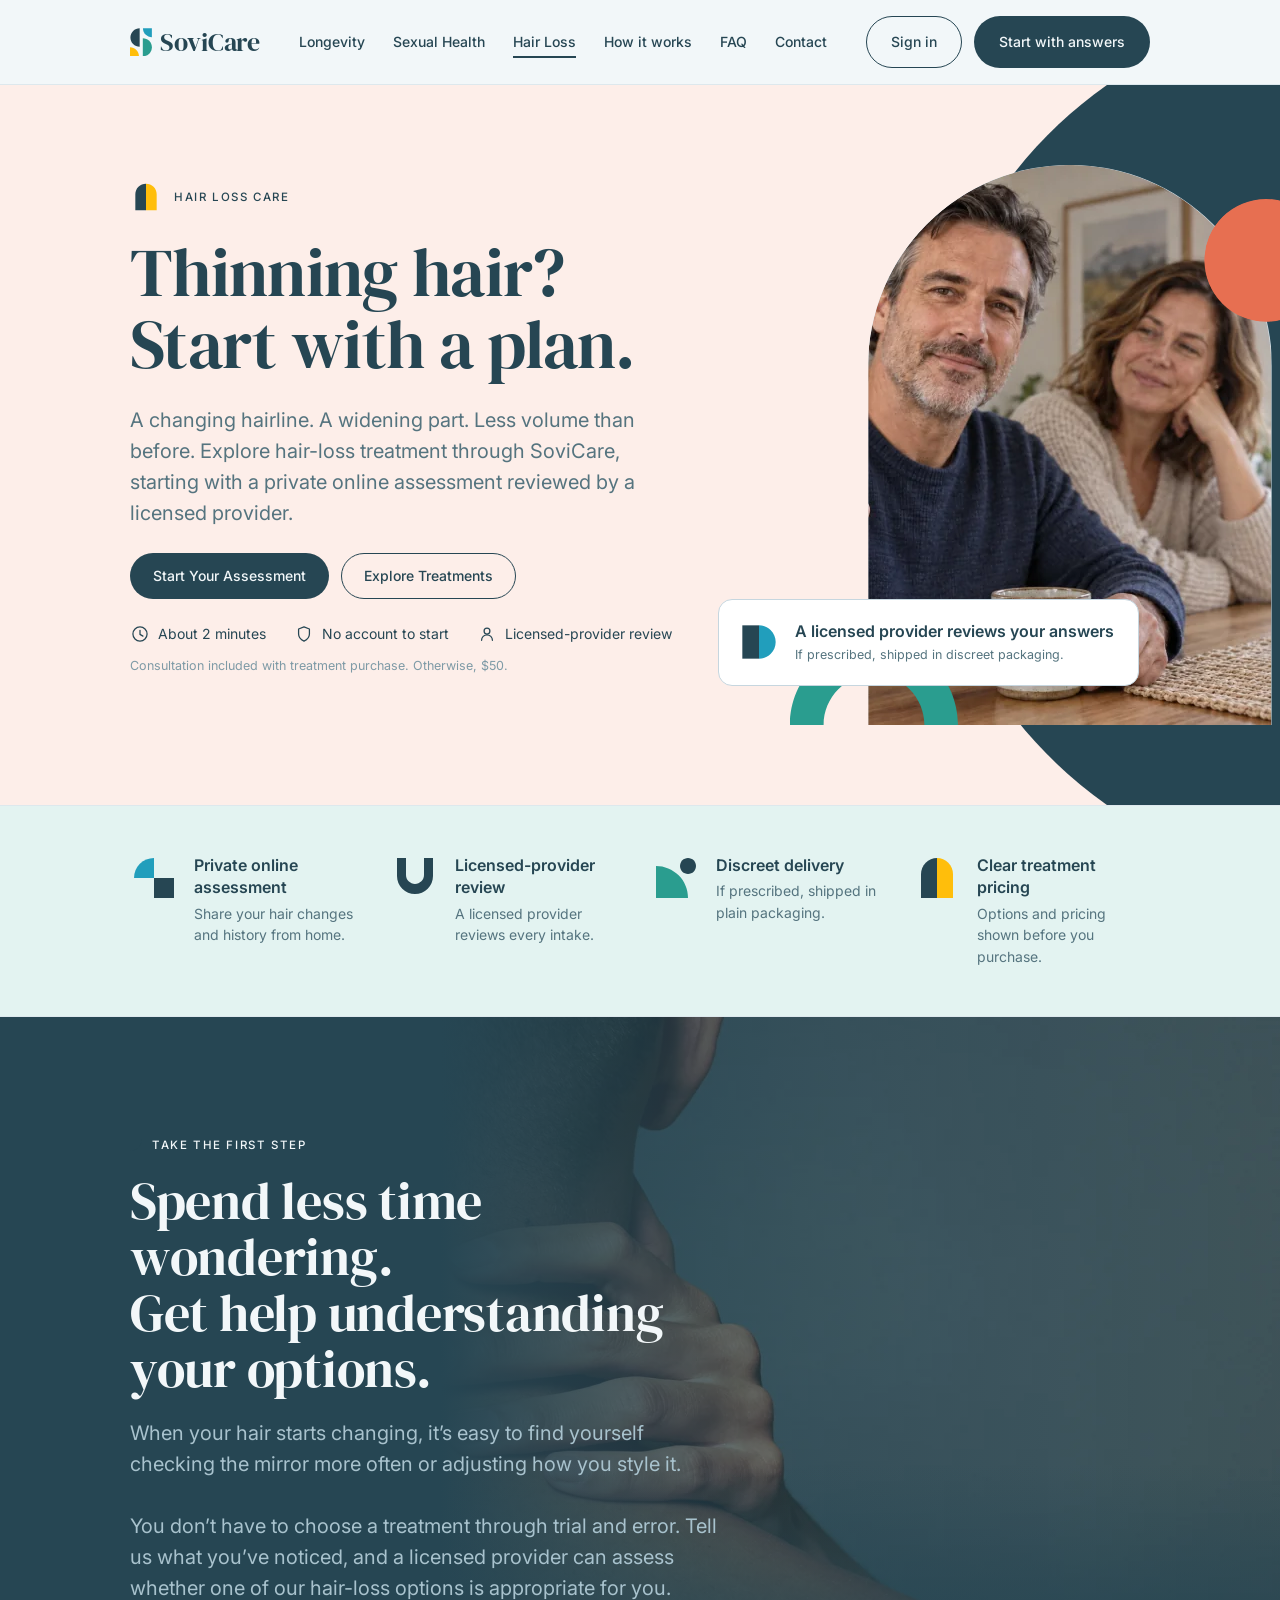
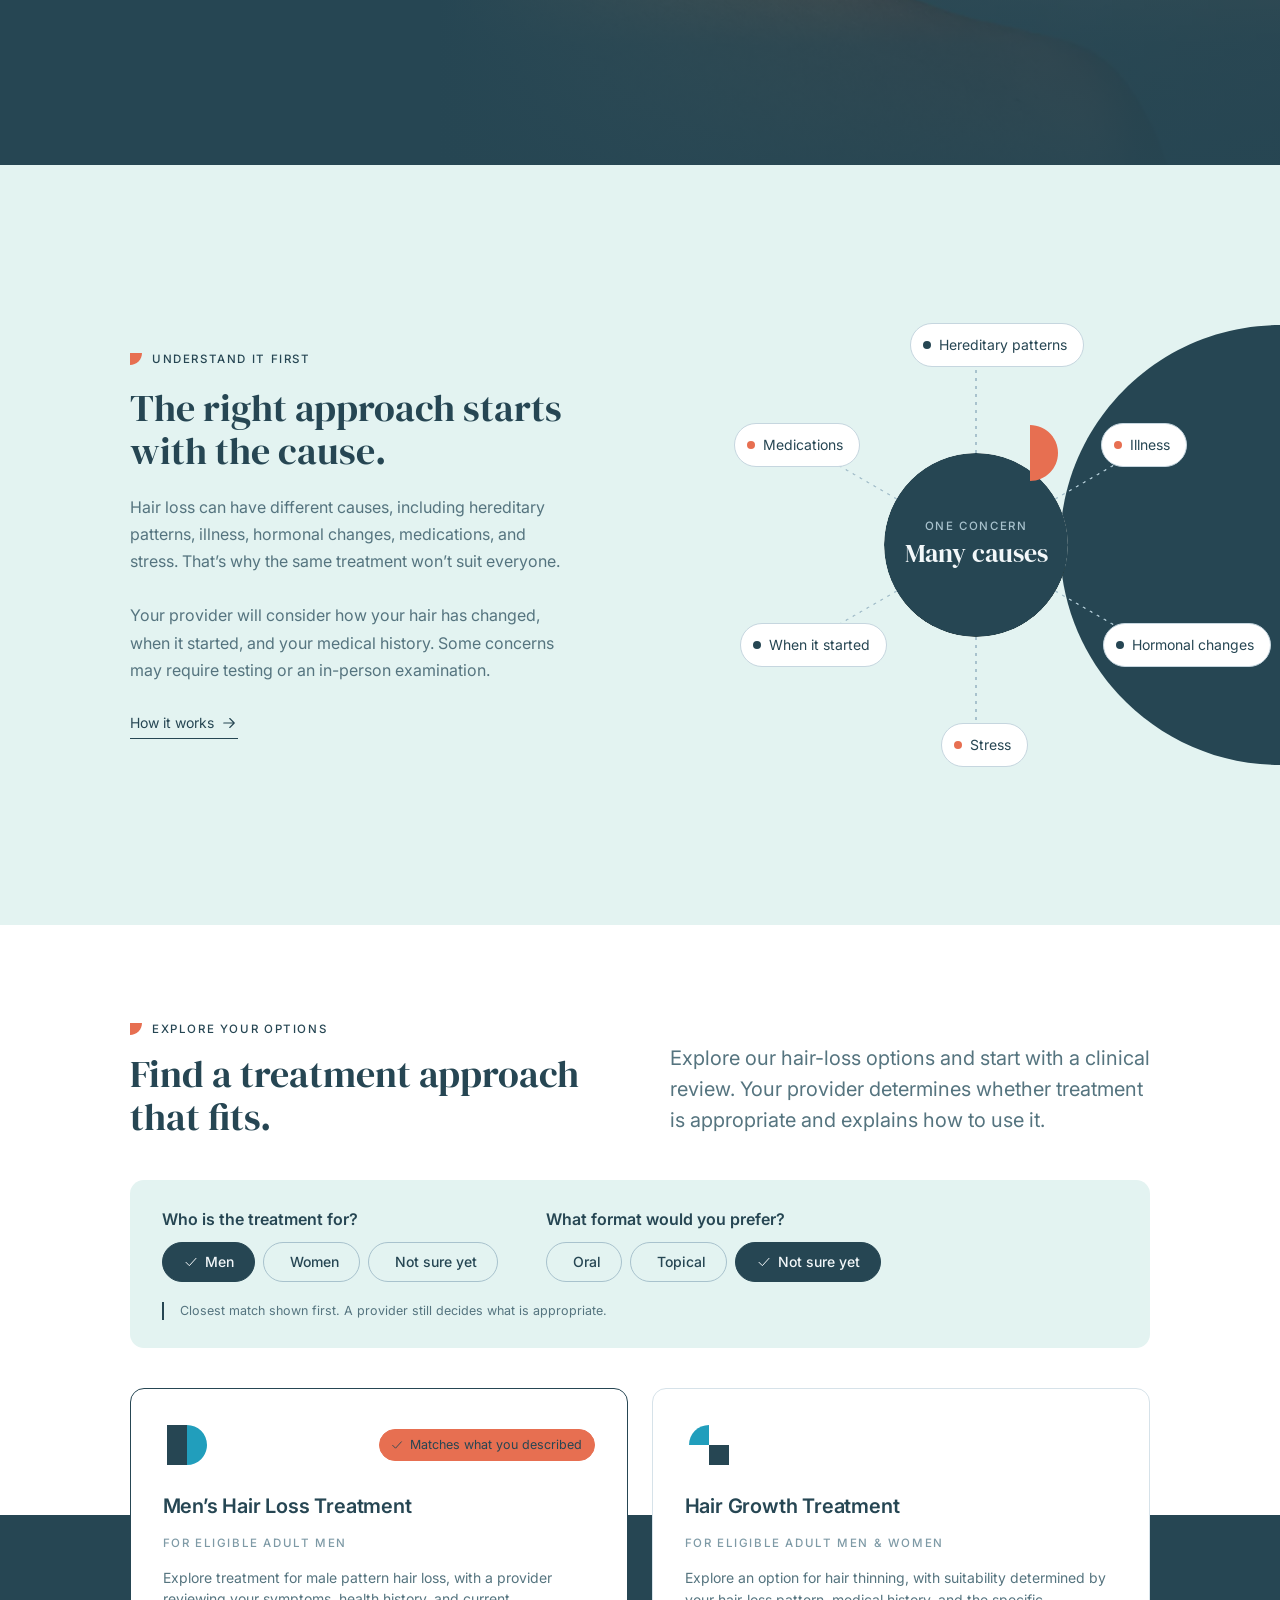
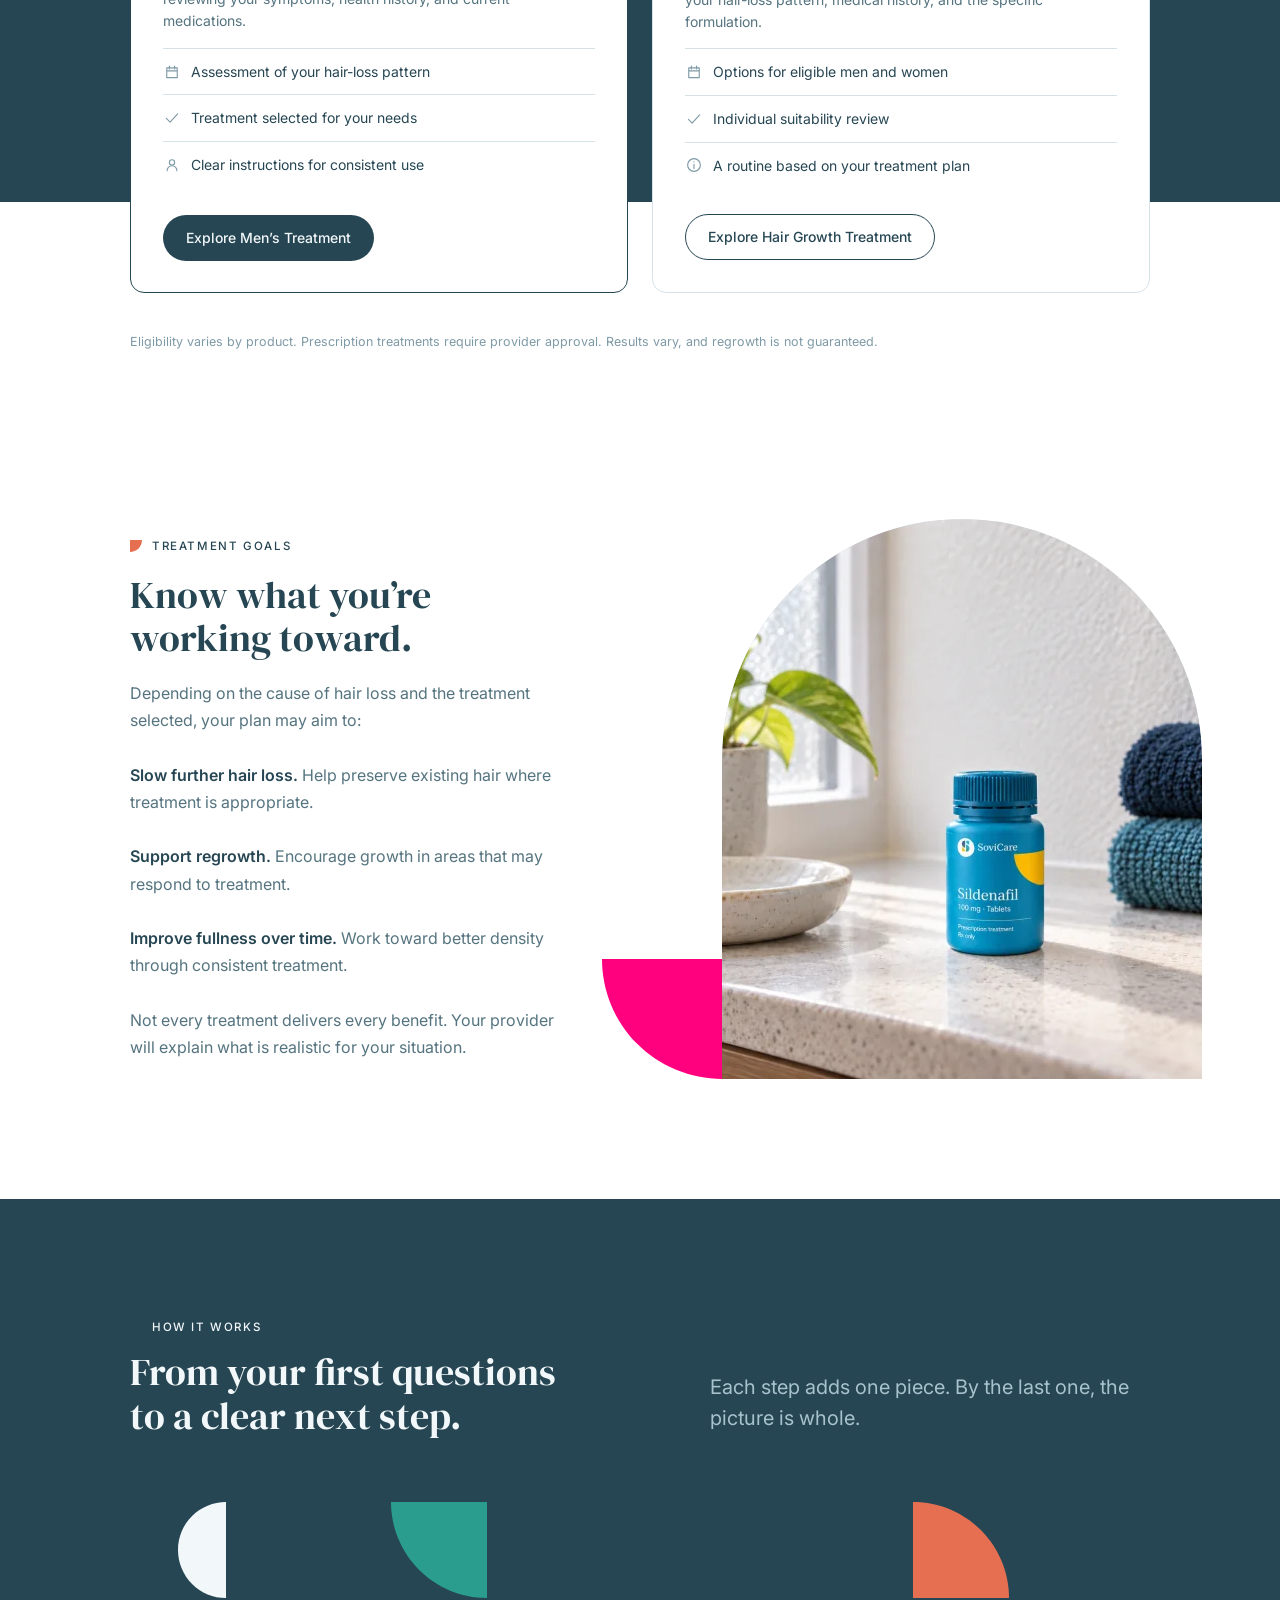
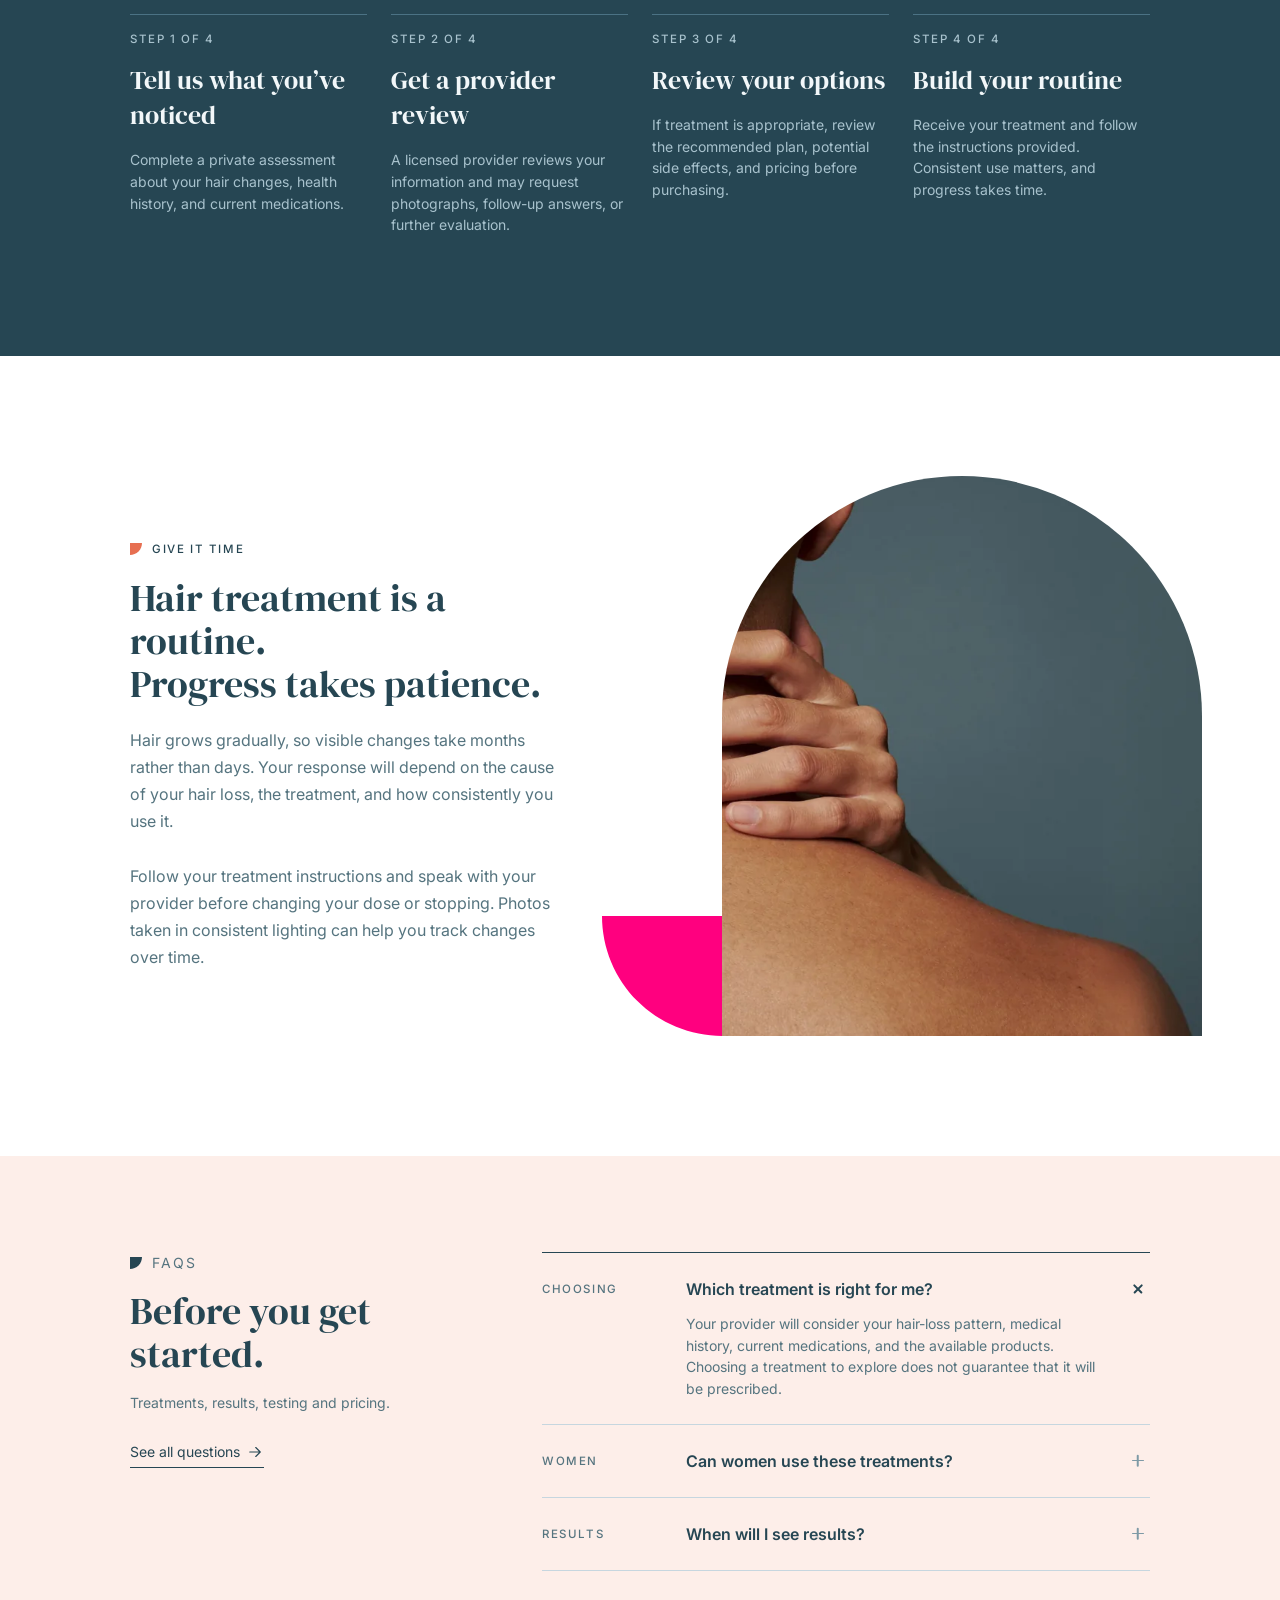
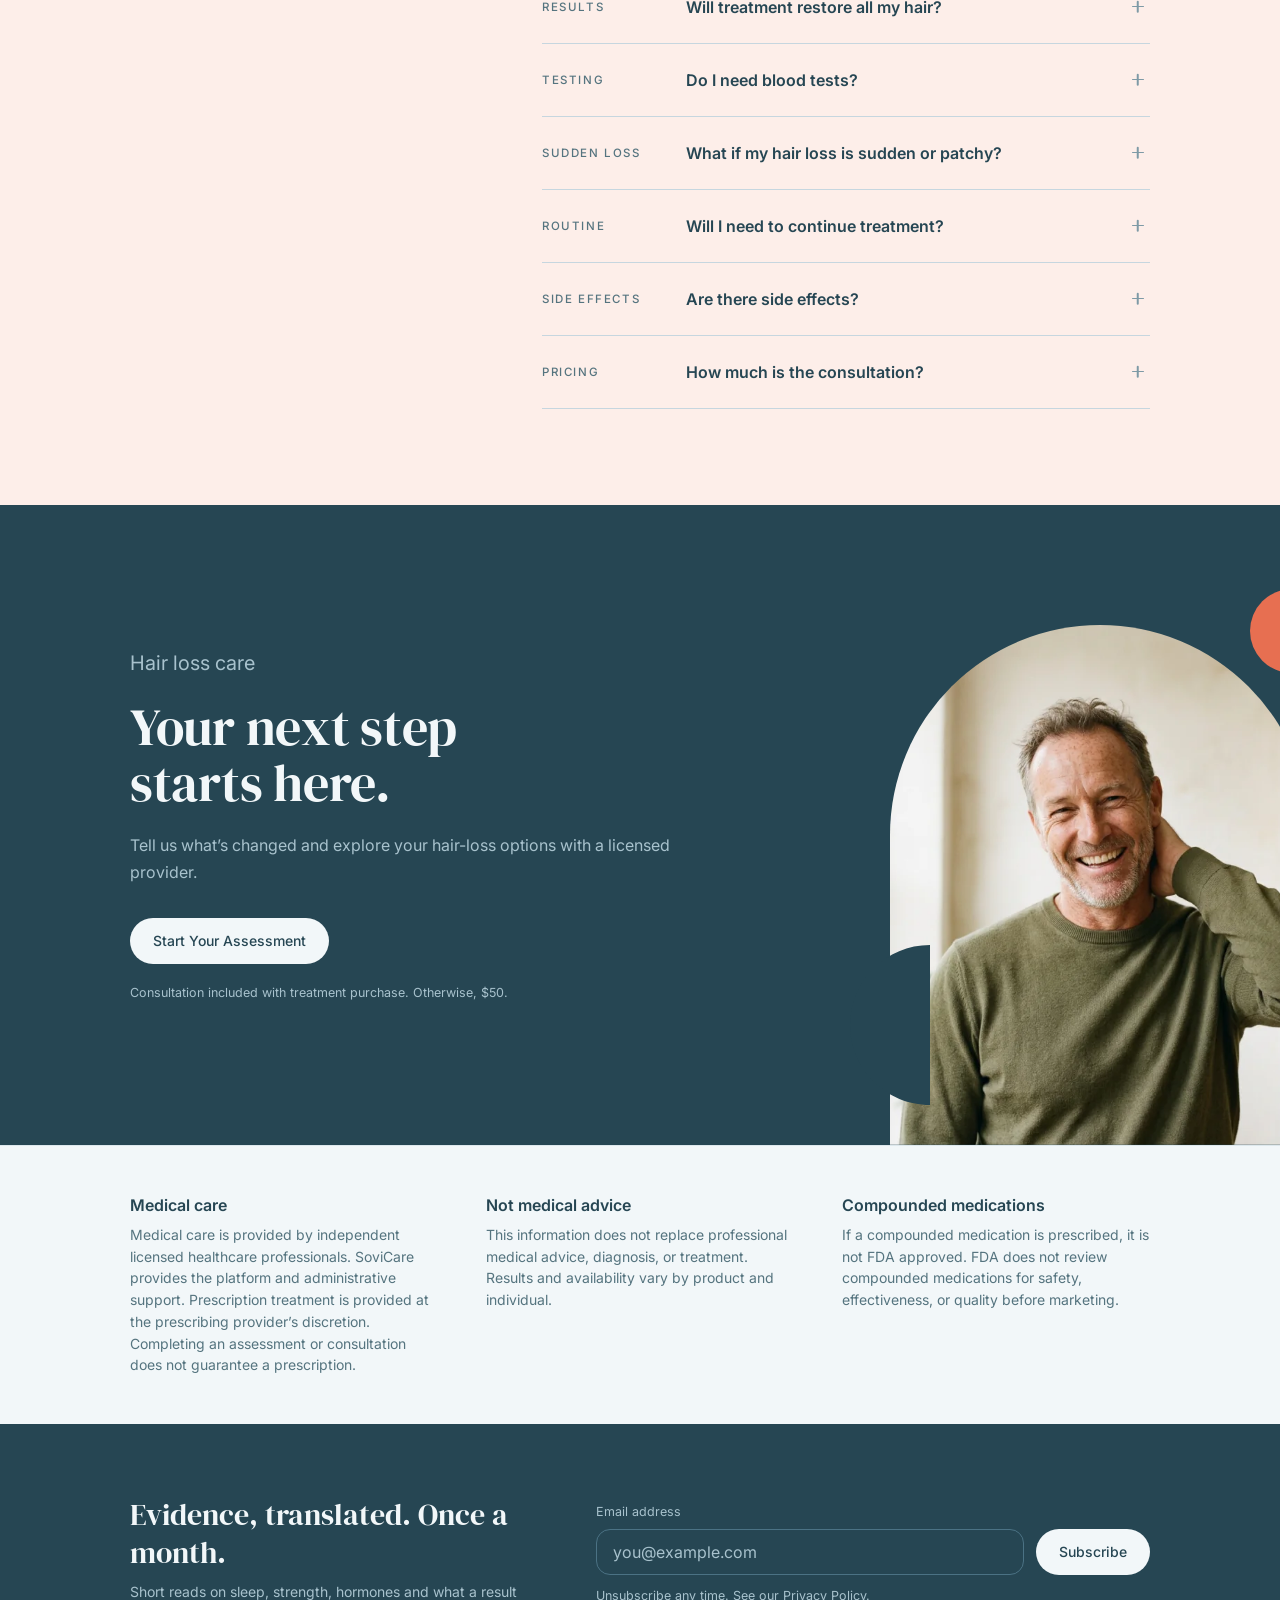
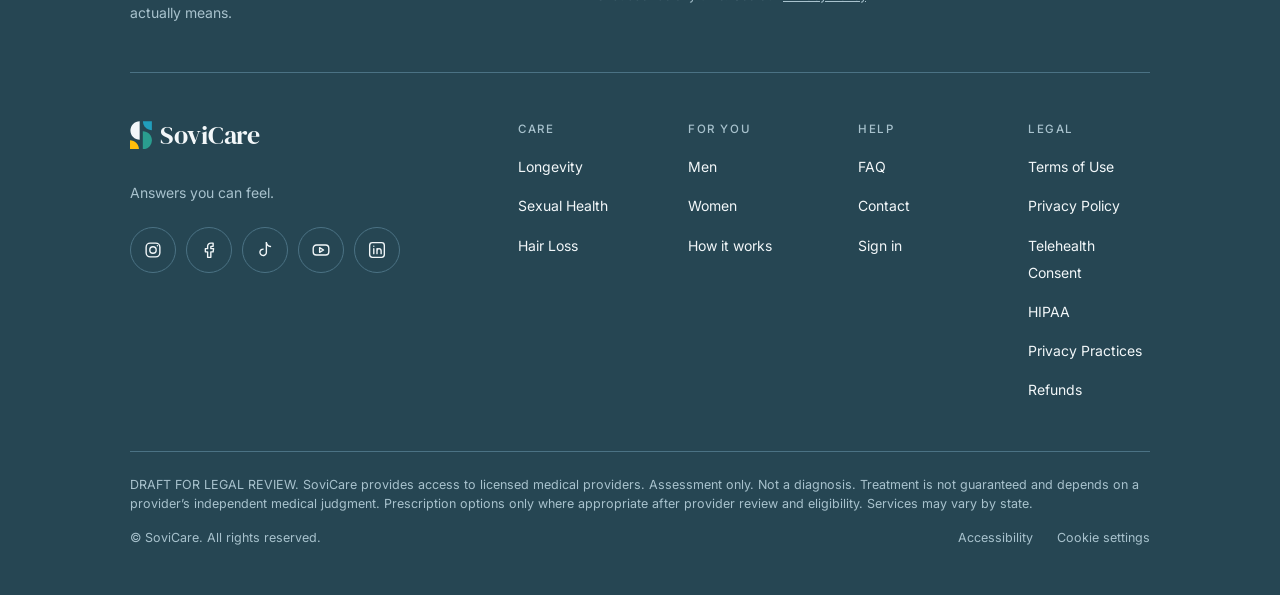
<file: hair-loss/index.html>
<!doctype html>
<html lang="en">
<head>
<meta charset="utf-8">
<base href="../">
<meta name="viewport" content="width=device-width, initial-scale=1, viewport-fit=cover">
<meta name="robots" content="noindex, nofollow">
<title>SoviCare — Hair loss care</title>
<meta name="description" content="Explore hair-loss treatment through SoviCare, starting with a private online assessment reviewed by a licensed provider.">
<meta name="theme-color" content="#264653">
<link rel="icon" href="assets/logo-symbol-light.svg" type="image/svg+xml">
<link rel="preconnect" href="https://fonts.googleapis.com">
<link rel="preconnect" href="https://fonts.gstatic.com" crossorigin>
<link href="https://fonts.googleapis.com/css2?family=DM+Serif+Display:ital@0;1&family=Inter:wght@400;500;600&display=swap" rel="stylesheet">
<link rel="stylesheet" href="css/site.css?v=3">
<link rel="stylesheet" href="css/pages.css?v=3">
<script>document.documentElement.classList.add('js')</script>
</head>
<body>
<a class="skip" href="#main">Skip to content</a>

<header class="site-header">
  <div class="wrap bar">
    <a class="logo" href="./" aria-label="SoviCare home"><svg viewBox="0 0 22 28.3" fill="none" aria-hidden="true" focusable="false"><path class="p1" d="M9.67662 0.203597C7.21974 0.203597 4.86349 1.17959 3.12622 2.91686C1.38894 4.65414 0.412949 7.01039 0.412949 9.46727C0.412949 11.9241 1.38894 14.2804 3.12622 16.0177C4.86349 17.7549 7.21974 18.7309 9.67662 18.7309V0.203597Z" fill="#264653"/><path class="p2" d="M21.8924 0.203597H12.9342C12.9342 2.57948 13.878 4.85805 15.558 6.53805C17.238 8.21805 19.5166 9.16187 21.8924 9.16187V0.203597Z" fill="#219EBC"/><path class="p3" d="M12.8324 10.1799C15.2353 10.1799 17.5397 11.1344 19.2388 12.8335C20.9379 14.5326 21.8924 16.837 21.8924 19.2399C21.8924 21.6428 20.9379 23.9473 19.2388 25.6464C17.5397 27.3455 15.2353 28.3 12.8324 28.3V10.1799Z" fill="#2A9D8F"/><path class="p4" d="M0.00575507 28.3V19.3417C2.38164 19.3417 4.66021 20.2855 6.34021 21.9655C8.02021 23.6455 8.96403 25.9241 8.96403 28.3H0.00575507Z" fill="#FFBE0B"/></svg>SoviCare</a>
    <nav class="nav" aria-label="Main">
      <a href="longevity/">Longevity</a>
      <a href="sexual-health/">Sexual Health</a>
      <a href="hair-loss/" aria-current="page">Hair Loss</a>
      <a href="how-it-works/">How it works</a>
      <a href="faq/">FAQ</a>
      <a href="contact/">Contact</a>
    </nav>
    <div class="head-actions">
      <a class="btn btn-lg btn-outline" href="#signin">Sign in</a>
      <a class="btn btn-lg btn-primary" href="#start">Start with answers</a>
    </div>
    <button class="circle-btn menu-btn" type="button" aria-label="Open menu" aria-expanded="false" aria-controls="menu">
      <svg viewBox="0 0 24 24" fill="none" aria-hidden="true"><path d="M7 9.5h10M7 14.5h10" stroke="#264653" stroke-width="1.5" stroke-linecap="round"/></svg>
    </button>
  </div>
</header>

<div class="menu-panel" id="menu" role="dialog" aria-modal="true" aria-label="Menu" aria-hidden="true">
  <div class="bar">
    <a class="logo" href="./" aria-label="SoviCare home"><svg viewBox="0 0 22 28.3" fill="none" aria-hidden="true" focusable="false"><path class="p1" d="M9.67662 0.203597C7.21974 0.203597 4.86349 1.17959 3.12622 2.91686C1.38894 4.65414 0.412949 7.01039 0.412949 9.46727C0.412949 11.9241 1.38894 14.2804 3.12622 16.0177C4.86349 17.7549 7.21974 18.7309 9.67662 18.7309V0.203597Z" fill="#264653"/><path class="p2" d="M21.8924 0.203597H12.9342C12.9342 2.57948 13.878 4.85805 15.558 6.53805C17.238 8.21805 19.5166 9.16187 21.8924 9.16187V0.203597Z" fill="#219EBC"/><path class="p3" d="M12.8324 10.1799C15.2353 10.1799 17.5397 11.1344 19.2388 12.8335C20.9379 14.5326 21.8924 16.837 21.8924 19.2399C21.8924 21.6428 20.9379 23.9473 19.2388 25.6464C17.5397 27.3455 15.2353 28.3 12.8324 28.3V10.1799Z" fill="#2A9D8F"/><path class="p4" d="M0.00575507 28.3V19.3417C2.38164 19.3417 4.66021 20.2855 6.34021 21.9655C8.02021 23.6455 8.96403 25.9241 8.96403 28.3H0.00575507Z" fill="#FFBE0B"/></svg>SoviCare</a>
    <button class="circle-btn menu-close" type="button" aria-label="Close menu">
      <svg viewBox="0 0 24 24" fill="none" aria-hidden="true"><path d="M6.5 6.5l11 11M17.5 6.5l-11 11" stroke="#264653" stroke-width="1.5" stroke-linecap="round"/></svg>
    </button>
  </div>
  <div class="inner">
    <p class="t-label">Areas of care</p>
    <div class="menu-areas">
      <a href="longevity/"><svg class="mark" viewBox="0 0 32 32" fill="none" aria-hidden="true" focusable="false"><path class="p1" d="M2.66667 29.3333V5.33333C9.03186 5.33333 15.1364 7.8619 19.6372 12.3628C24.1381 16.8636 26.6667 22.9681 26.6667 29.3333H2.66667Z" fill="#2A9D8F"/><path class="p2" d="M25.3333 11.3333C27.9107 11.3333 30 9.244 30 6.66667C30 4.08934 27.9107 2 25.3333 2C22.756 2 20.6667 4.08934 20.6667 6.66667C20.6667 9.244 22.756 11.3333 25.3333 11.3333Z" fill="#219EBC"/></svg>Longevity<svg class="arr" viewBox="0 0 18 18" fill="none" aria-hidden="true" focusable="false"><path class="p-only" d="M3.75 9H14.25M9.75 13.5L14.25 9L9.75 4.5" stroke="#264653" stroke-width="1.125" stroke-linecap="round" stroke-linejoin="round"/></svg></a>
      <a href="sexual-health/"><svg class="mark" viewBox="0 0 32 32" fill="none" aria-hidden="true" focusable="false"><path class="p1" d="M14.6667 2.66667C11.1304 2.66667 7.73906 4.07142 5.23858 6.57191C2.73809 9.07239 1.33333 12.4638 1.33333 16C1.33333 19.5362 2.73809 22.9276 5.23858 25.4281C7.73906 27.9286 11.1304 29.3333 14.6667 29.3333V2.66667Z" fill="#264653"/><path class="p2" d="M17.3333 2.66667C20.8696 2.66667 24.2609 4.07142 26.7614 6.57191C29.2619 9.07239 30.6667 12.4638 30.6667 16C30.6667 19.5362 29.2619 22.9276 26.7614 25.4281C24.2609 27.9286 20.8696 29.3333 17.3333 29.3333V2.66667Z" fill="#219EBC"/></svg>Sexual Health<svg class="arr" viewBox="0 0 18 18" fill="none" aria-hidden="true" focusable="false"><path class="p-only" d="M3.75 9H14.25M9.75 13.5L14.25 9L9.75 4.5" stroke="#264653" stroke-width="1.125" stroke-linecap="round" stroke-linejoin="round"/></svg></a>
      <a href="hair-loss/"><svg class="mark" viewBox="0 0 32 32" fill="none" aria-hidden="true" focusable="false"><path class="p1" d="M16 2.66667C13.171 2.66667 10.4579 3.79047 8.45753 5.79086C6.45714 7.79125 5.33333 10.5044 5.33333 13.3333V29.3333H16V2.66667Z" fill="#264653"/><path class="p2" d="M16 2.66667C18.829 2.66667 21.5421 3.79047 23.5425 5.79086C25.5429 7.79125 26.6667 10.5044 26.6667 13.3333V29.3333H16V2.66667Z" fill="#FFBE0B"/></svg>Hair Loss<svg class="arr" viewBox="0 0 18 18" fill="none" aria-hidden="true" focusable="false"><path class="p-only" d="M3.75 9H14.25M9.75 13.5L14.25 9L9.75 4.5" stroke="#264653" stroke-width="1.125" stroke-linecap="round" stroke-linejoin="round"/></svg></a>
    </div>
    <div class="menu-links">
      <a href="how-it-works/">How it works</a>
      <a href="faq/">FAQ</a>
      <a href="contact/">Contact</a>
      <a href="men/">For men</a>
      <a href="women/">For women</a>
    </div>
    <a class="btn btn-primary" href="#start">Start with answers</a>
    <a class="btn btn-outline" href="#signin">Sign in</a>
    <p class="fine">Assessment only. Not a diagnosis.</p>
  </div>
</div>

<main id="main">
<!-- 02 Hero · category -->
<section class="ph-hero th-hair" aria-labelledby="hl-title">
  <div class="kit ph-hero-half" data-kit="pivot-r" style="--d:0ms" aria-hidden="true"><img src="assets/hl/kit-half-teal-hero.svg" alt="" width="440" height="880"></div>
  <div class="wrap ph-hero-grid">
    <div class="ph-hero-copy">
      <p class="ph-crumb t-label" data-reveal><img src="assets/mark-hair-light-32.svg" alt="" width="32" height="32">Hair loss care</p>
      <h1 class="t-display" id="hl-title" data-reveal style="--i:1">Thinning hair?<br>Start with a plan.</h1>
      <p class="t-lead ph-lead" data-reveal style="--i:2">A changing hairline. A widening part. Less volume than before. Explore hair-loss treatment through SoviCare, starting with a private online assessment reviewed by a licensed provider.</p>
      <div class="ph-btns" data-reveal style="--i:3">
        <a class="btn btn-primary" href="#start" data-sticky-start>Start Your Assessment</a>
        <a class="btn btn-outline" href="hair-loss/#treatments">Explore Treatments</a>
      </div>
      <div class="ph-reassure-wrap" data-reveal style="--i:4">
        <ul class="reassure ph-reassure">
          <li><img src="assets/icon-duration.svg" alt="" width="20" height="20">About 2 minutes</li>
          <li><img src="assets/icon-privacy.svg" alt="" width="20" height="20">No account to start</li>
          <li><img src="assets/sh/icon-provider.svg" alt="" width="20" height="20">Licensed-provider review</li>
        </ul>
        <p class="t-caption caption-c">Consultation included with treatment purchase. Otherwise, $50.</p>
      </div>
    </div>
    <div class="ph-hero-art" aria-hidden="true">
      <div class="hl-art">
        <div class="hl-arch"><img src="assets/hl/hero-arch.webp" alt="" width="404" height="560"></div>
        <div class="hl-circle"><img src="assets/hl/kit-circle-coral-hero.svg" alt="" width="124" height="124"></div>
        <div class="hl-arc"><img src="assets/hl/arc-green.svg" alt="" width="168" height="84"></div>
      </div>
      <div class="ph-note">
        <img src="assets/hl/mark-assess-40.svg" alt="" width="40" height="40">
        <div><b>A licensed provider reviews your answers</b><span>If prescribed, shipped in discreet packaging.</span></div>
      </div>
    </div>
  </div>
</section>

<!-- 03 Trust strip -->
<section class="ph-trust th-hair" aria-label="What to expect">
  <ul class="wrap">
    <li data-reveal><img class="ph-mark" src="assets/sh/mark-review.svg" alt="" width="48" height="48"><div><b>Private online assessment</b><span>Share your hair changes and history from home.</span></div></li>
    <li data-reveal style="--i:1"><img class="ph-mark" src="assets/sh/mark-privacy.svg" alt="" width="48" height="48"><div><b>Licensed-provider review</b><span>A licensed provider reviews every intake.</span></div></li>
    <li data-reveal style="--i:2"><img class="ph-mark" src="assets/sh/mark-track.svg" alt="" width="48" height="48"><div><b>Discreet delivery</b><span>If prescribed, shipped in plain packaging.</span></div></li>
    <li data-reveal style="--i:3"><img class="ph-mark" src="assets/hl/mark-hair-48.svg" alt="" width="48" height="48"><div><b>Clear treatment pricing</b><span>Options and pricing shown before you purchase.</span></div></li>
  </ul>
</section>

<!-- 04 Introduction · take the first step -->
<section class="sh-statement hl-intro bg-dark th-hair" aria-labelledby="hl-why">
  <div class="sh-st-photo" aria-hidden="true"><img src="assets/hl/intro-photo.webp" alt="" width="840" height="748"></div>
  <div class="sh-st-fade" aria-hidden="true"></div>
  <div class="sh-st-bottom" aria-hidden="true"></div>
  <div class="wrap">
    <div class="sh-st-head" data-reveal>
      <p class="eyebrow t-label"><img src="assets/hl/eyebrow-mist.svg" alt="" width="12" height="12">Take the first step</p>
      <h2 class="t-h1" id="hl-why">Spend less time wondering.<br>Get help understanding your options.</h2>
      <div class="t-lead sh-paras"><p>When your hair starts changing, it’s easy to find yourself checking the mirror more often or adjusting how you style it.</p><p>You don’t have to choose a treatment through trial and error. Tell us what you’ve noticed, and a licensed provider can assess whether one of our hair-loss options is appropriate for you.</p></div>
    </div>
  </div>
</section>

<!-- 07 Education · the cause first -->
<section class="sh-edu th-hair" aria-labelledby="hl-edu-title">
  <div class="kit sh-edu-kit" data-kit="pivot-r" aria-hidden="true"><img src="assets/hl/kit-half-teal-edge.svg" alt="" width="220" height="440"></div>
  <div class="wrap sh-split">
    <div class="sh-copy" data-reveal>
      <p class="eyebrow t-label"><img src="assets/hl/eyebrow-coral.svg" alt="" width="12" height="12">Understand it first</p>
      <h2 class="t-h2" id="hl-edu-title">The right approach starts with the cause.</h2>
      <div class="t-body muted sh-paras"><p>Hair loss can have different causes, including hereditary patterns, illness, hormonal changes, medications, and stress. That’s why the same treatment won’t suit everyone.</p><p>Your provider will consider how your hair has changed, when it started, and your medical history. Some concerns may require testing or an in-person examination.</p></div>
      <a class="link-arrow" href="hair-loss/#how">How it works <img src="assets/icon-arrow.svg" alt="" width="18" height="18"></a>
    </div>
    <div class="sh-diagram-wrap">
      <div class="sh-diagram" data-diagram>
        <div class="sh-link" style="left:334px;top:60px;height:108px;width:0"><img style="transform:rotate(-90deg)" src="assets/sh/link-1.svg" alt=""></div>
        <div class="sh-link" style="left:413.67px;top:160px;width:93.53px;height:54px"><img style="transform:rotate(-30deg)" src="assets/sh/link-2.svg" alt=""></div>
        <div class="sh-link" style="left:413.67px;top:306px;width:93.53px;height:54px"><img style="transform:rotate(30deg)" src="assets/sh/link-3.svg" alt=""></div>
        <div class="sh-link" style="left:334px;top:352px;height:108px;width:0"><img style="transform:rotate(90deg)" src="assets/sh/link-4.svg" alt=""></div>
        <div class="sh-link" style="left:160.79px;top:306px;width:93.53px;height:54px"><img style="transform:rotate(150deg)" src="assets/sh/link-5.svg" alt=""></div>
        <div class="sh-link" style="left:160.79px;top:160px;width:93.53px;height:54px"><img style="transform:rotate(-150deg)" src="assets/sh/link-6.svg" alt=""></div>
        <div class="sh-core" aria-hidden="true">
          <img src="assets/sh/core.webp" alt="" width="184" height="184">
          <img src="assets/sh/core-wash.svg" alt="" width="184" height="184">
          <div class="sh-core-txt"><span class="t-label">One concern</span><span class="t-h3">Many causes</span></div>
        </div>
        <img class="sh-core-half" src="assets/hl/kit-half-coral-core.svg" alt="" width="28" height="56" aria-hidden="true">
        <button class="cause" type="button" aria-expanded="false" style="left:267.5px;top:38px;--i:0"><img src="assets/hl/dot-teal.svg" alt="" width="8" height="8">Hereditary patterns<span class="cause-note" role="note">Pattern hair loss can run in families.</span></button>
        <button class="cause" type="button" aria-expanded="false" style="left:458.71px;top:138px;--i:1"><img src="assets/hl/dot-coral.svg" alt="" width="8" height="8">Illness<span class="cause-note" role="note">A recent illness can affect hair growth.</span></button>
        <button class="cause" type="button" aria-expanded="false" style="left:460.71px;top:338px;--i:2"><img src="assets/hl/dot-teal.svg" alt="" width="8" height="8">Hormonal changes<span class="cause-note" role="note">Hormonal changes can play a part.</span></button>
        <button class="cause" type="button" aria-expanded="false" style="left:298.5px;top:438px;--i:3"><img src="assets/hl/dot-coral.svg" alt="" width="8" height="8">Stress<span class="cause-note" role="note">Stress can be linked to increased shedding.</span></button>
        <button class="cause" type="button" aria-expanded="false" style="left:98.29px;top:338px;--i:4"><img src="assets/hl/dot-teal.svg" alt="" width="8" height="8">When it started<span class="cause-note" role="note">Your provider will ask when you first noticed changes.</span></button>
        <button class="cause" type="button" aria-expanded="false" style="left:92.29px;top:138px;--i:5"><img src="assets/hl/dot-coral.svg" alt="" width="8" height="8">Medications<span class="cause-note" role="note">Some medications can affect hair. Share all of them.</span></button>
      </div>
    </div>
  </div>
</section>

<!-- 05 Choose · two options -->
<section class="sh-choose th-hair" id="treatments" aria-labelledby="hl-choose-title">
  <div class="sh-band" aria-hidden="true"></div>
  <div class="wrap">
    <div class="sec-head" data-reveal>
      <div>
        <p class="eyebrow t-label"><img src="assets/hl/eyebrow-coral.svg" alt="" width="12" height="12">Explore your options</p>
        <h2 class="t-h2" id="hl-choose-title">Find a treatment approach that fits.</h2>
      </div>
      <p class="t-lead">Explore our hair-loss options and start with a clinical review. Your provider determines whether treatment is appropriate and explains how to use it.</p>
    </div>
    <div class="sh-picker" data-reveal style="--i:1">
      <div class="sh-q">
        <p class="t-item" id="hq1-label">Who is the treatment for?</p>
        <div class="chips" role="radiogroup" aria-labelledby="hq1-label" data-q="1">
          <button class="chip" type="button" role="radio" aria-checked="true" data-v="men">Men</button>
          <button class="chip" type="button" role="radio" aria-checked="false" data-v="women">Women</button>
          <button class="chip" type="button" role="radio" aria-checked="false" data-v="unsure">Not sure yet</button>
        </div>
      </div>
      <div class="sh-q">
        <p class="t-item" id="hq2-label">What format would you prefer?</p>
        <div class="chips" role="radiogroup" aria-labelledby="hq2-label" data-q="2">
          <button class="chip" type="button" role="radio" aria-checked="false" data-v="oral">Oral</button>
          <button class="chip" type="button" role="radio" aria-checked="false" data-v="topical">Topical</button>
          <button class="chip" type="button" role="radio" aria-checked="true" data-v="unsure">Not sure yet</button>
        </div>
      </div>
      <p class="sh-match-note t-caption">Closest match shown first. A provider still decides what is appropriate.</p>
    </div>
    <div class="sh-cards hl-cards" data-goals aria-live="polite">
      <article class="pcard is-match" data-product="mens" data-format="oral" data-goals="men" data-reveal style="--i:2">
        <div class="pcard-top">
          <img class="ph-mark" src="assets/sh/mark-assess.svg" alt="" width="48" height="48">
          <span class="pcard-badge"><img src="assets/sh/icon-check-teal.svg" alt="" width="14" height="14">Matches what you described</span>
        </div>
        <h3 class="t-card"><a class="stretch" href="#start">Men’s Hair Loss Treatment</a></h3>
        <p class="t-label pcard-line">For eligible adult men</p>
        <div class="pcard-desc"><p>Explore treatment for male pattern hair loss, with a provider reviewing your symptoms, health history, and current medications.</p></div>
        <ul class="pcard-facts">
          <li><img src="assets/hl/icon-frequency.svg" alt="" width="18" height="18">Assessment of your hair-loss pattern</li>
          <li><img src="assets/hl/icon-confirmed.svg" alt="" width="18" height="18">Treatment selected for your needs</li>
          <li><img src="assets/hl/icon-provider.svg" alt="" width="18" height="18">Clear instructions for consistent use</li>
        </ul>
        <a class="btn btn-primary" href="#start" tabindex="-1">Explore Men’s Treatment</a>
      </article>
      <article class="pcard" data-product="growth" data-format="topical" data-goals="men women" data-reveal style="--i:3">
        <div class="pcard-top">
          <img class="ph-mark" src="assets/sh/mark-review.svg" alt="" width="48" height="48">
          <span class="pcard-badge"><img src="assets/sh/icon-check-teal.svg" alt="" width="14" height="14">Matches what you described</span>
        </div>
        <h3 class="t-card"><a class="stretch" href="#start">Hair Growth Treatment</a></h3>
        <p class="t-label pcard-line">For eligible adult men &amp; women</p>
        <div class="pcard-desc"><p>Explore an option for hair thinning, with suitability determined by your hair-loss pattern, medical history, and the specific formulation.</p></div>
        <ul class="pcard-facts">
          <li><img src="assets/hl/icon-frequency.svg" alt="" width="18" height="18">Options for eligible men and women</li>
          <li><img src="assets/hl/icon-confirmed.svg" alt="" width="18" height="18">Individual suitability review</li>
          <li><img src="assets/hl/icon-note.svg" alt="" width="18" height="18">A routine based on your treatment plan</li>
        </ul>
        <a class="btn btn-outline" href="#start" tabindex="-1">Explore Hair Growth Treatment</a>
      </article>
    </div>
    <p class="t-caption caption-c sh-fine">Eligibility varies by product. Prescription treatments require provider approval. Results vary, and regrowth is not guaranteed.</p>
  </div>
</section>

<!-- 07b Treatment goals · photo -->
<section class="sh-helps" aria-labelledby="hl-goals-title">
  <div class="wrap sh-split">
    <div class="sh-copy" data-reveal>
      <p class="eyebrow t-label"><img src="assets/hl/eyebrow-coral.svg" alt="" width="12" height="12">Treatment goals</p>
      <h2 class="t-h2" id="hl-goals-title">Know what you’re working toward.</h2>
      <div class="t-body muted sh-paras hl-goals"><p>Depending on the cause of hair loss and the treatment selected, your plan may aim to:</p><p><b>Slow further hair loss.</b> Help preserve existing hair where treatment is appropriate.</p><p><b>Support regrowth.</b> Encourage growth in areas that may respond to treatment.</p><p><b>Improve fullness over time.</b> Work toward better density through consistent treatment.</p><p>Not every treatment delivers every benefit. Your provider will explain what is realistic for your situation.</p></div>
    </div>
    <div class="sh-arch-wrap" aria-hidden="true">
      <div class="sh-arch" data-wipe><img src="assets/hl/goals-photo.webp" alt="" width="480" height="560"></div>
      <div class="kit sh-helps-q" data-kit="pivot-tr" style="--d:120ms"><img src="assets/sh/kit-quarter-pink-photo.svg" alt="" width="120" height="120"></div>
    </div>
  </div>
</section>

<!-- 06 How it works · dark -->
<section class="sh-hiw bg-dark" id="how" aria-labelledby="hl-hiw-title">
  <div class="wrap">
    <div class="sec-head" data-reveal>
      <div>
        <p class="eyebrow t-label"><img src="assets/hl/eyebrow-mist.svg" alt="" width="12" height="12">How it works</p>
        <h2 class="t-h2" id="hl-hiw-title">From your first questions<br>to a clear next step.</h2>
      </div>
      <p class="t-lead">Each step adds one piece. By the last one, the picture is whole.</p>
    </div>
    <ol class="sh-steps" data-steps>
      <li style="--i:0"><div class="sh-slot"><img class="sh-piece" style="left:48px;width:48px" src="assets/sh/kit-half-mist.svg" alt="" width="48" height="96"></div><span class="t-label">Step 1 of 4</span><h3 class="t-h3">Tell us what you’ve noticed</h3><p>Complete a private assessment about your hair changes, health history, and current medications.</p></li>
      <li style="--i:1"><div class="sh-slot"><img class="sh-piece" src="assets/hl/kit-quarter-green.svg" alt="" width="96" height="96"></div><span class="t-label">Step 2 of 4</span><h3 class="t-h3">Get a provider review</h3><p>A licensed provider reviews your information and may request photographs, follow-up answers, or further evaluation.</p></li>
      <li style="--i:2"><div class="sh-slot"><img class="sh-piece" style="width:48px" src="assets/hl/kit-half-teal.svg" alt="" width="48" height="96"></div><span class="t-label">Step 3 of 4</span><h3 class="t-h3">Review your options</h3><p>If treatment is appropriate, review the recommended plan, potential side effects, and pricing before purchasing.</p></li>
      <li style="--i:3"><div class="sh-slot"><img class="sh-piece" src="assets/hl/kit-quarter-coral.svg" alt="" width="96" height="96"></div><span class="t-label">Step 4 of 4</span><h3 class="t-h3">Build your routine</h3><p>Receive your treatment and follow the instructions provided. Consistent use matters, and progress takes time.</p></li>
    </ol>
  </div>
</section>

<!-- 07c Expectations · give it time -->
<section class="sh-helps" aria-labelledby="hl-time-title">
  <div class="wrap sh-split">
    <div class="sh-copy" data-reveal>
      <p class="eyebrow t-label"><img src="assets/hl/eyebrow-coral.svg" alt="" width="12" height="12">Give it time</p>
      <h2 class="t-h2" id="hl-time-title">Hair treatment is a routine.<br>Progress takes patience.</h2>
      <div class="t-body muted sh-paras"><p>Hair grows gradually, so visible changes take months rather than days. Your response will depend on the cause of your hair loss, the treatment, and how consistently you use it.</p><p>Follow your treatment instructions and speak with your provider before changing your dose or stopping. Photos taken in consistent lighting can help you track changes over time.</p></div>
    </div>
    <div class="sh-arch-wrap" aria-hidden="true">
      <div class="sh-arch" data-wipe><img src="assets/hl/intro-photo.webp" alt="" width="480" height="560"></div>
      <div class="kit sh-helps-q" data-kit="pivot-tr" style="--d:120ms"><img src="assets/sh/kit-quarter-pink-photo.svg" alt="" width="120" height="120"></div>
    </div>
  </div>
</section>

<!-- 08 FAQ -->
<section class="sh-faq th-hair" aria-labelledby="hl-faq-title">
  <div class="kit sh-faq-kit" data-kit="pivot-r" aria-hidden="true"><img src="assets/hl/kit-half-teal-faq.svg" alt="" width="100" height="200"></div>
  <div class="wrap faq-grid">
    <div class="faq-side" data-reveal>
      <p class="eyebrow t-label"><img src="assets/hl/eyebrow-teal.svg" alt="" width="12" height="12">FAQs</p>
      <h2 class="t-h2" id="hl-faq-title">Before you get started.</h2>
      <p>Treatments, results, testing and pricing.</p>
      <a class="link-arrow" href="faq/">See all questions <img src="assets/icon-arrow.svg" alt="" width="18" height="18"></a>
    </div>
    <div data-reveal style="--i:1">
      <div class="acc" data-hash>
        <div class="acc-item" id="which-treatment"><button class="acc-btn" type="button" aria-expanded="true" aria-controls="hl-faq-1"><span class="t-label">Choosing</span><span class="q">Which treatment is right for me?</span><span class="pm" aria-hidden="true"><i></i><i></i></span></button><div class="acc-panel open" id="hl-faq-1"><div><p>Your provider will consider your hair-loss pattern, medical history, current medications, and the available products. Choosing a treatment to explore does not guarantee that it will be prescribed.</p></div></div></div>
        <div class="acc-item" id="women"><button class="acc-btn" type="button" aria-expanded="false" aria-controls="hl-faq-2"><span class="t-label">Women</span><span class="q">Can women use these treatments?</span><span class="pm" aria-hidden="true"><i></i><i></i></span></button><div class="acc-panel" id="hl-faq-2"><div><p>Some hair-loss treatments are suitable for eligible women, while others are intended for men. Suitability depends on the exact ingredients and formulation. Tell your provider if you are pregnant, breastfeeding, or planning pregnancy.</p></div></div></div>
        <div class="acc-item" id="results-timing"><button class="acc-btn" type="button" aria-expanded="false" aria-controls="hl-faq-3"><span class="t-label">Results</span><span class="q">When will I see results?</span><span class="pm" aria-hidden="true"><i></i><i></i></span></button><div class="acc-panel" id="hl-faq-3"><div><p>Hair-loss treatments take time. Depending on the medication, visible improvement may take several months, and a fuller assessment of progress may take six to twelve months. Results vary.</p></div></div></div>
        <div class="acc-item" id="restore-all"><button class="acc-btn" type="button" aria-expanded="false" aria-controls="hl-faq-4"><span class="t-label">Results</span><span class="q">Will treatment restore all my hair?</span><span class="pm" aria-hidden="true"><i></i><i></i></span></button><div class="acc-panel" id="hl-faq-4"><div><p>No treatment can guarantee complete regrowth. Some people respond well, while others see limited improvement. Your provider can help you understand realistic expectations.</p></div></div></div>
        <div class="acc-item" id="blood-tests"><button class="acc-btn" type="button" aria-expanded="false" aria-controls="hl-faq-5"><span class="t-label">Testing</span><span class="q">Do I need blood tests?</span><span class="pm" aria-hidden="true"><i></i><i></i></span></button><div class="acc-panel" id="hl-faq-5"><div><p>Not everyone does. Testing or an in-person examination may be recommended if your symptoms suggest another underlying cause.</p></div></div></div>
        <div class="acc-item" id="sudden-loss"><button class="acc-btn" type="button" aria-expanded="false" aria-controls="hl-faq-6"><span class="t-label">Sudden loss</span><span class="q">What if my hair loss is sudden or patchy?</span><span class="pm" aria-hidden="true"><i></i><i></i></span></button><div class="acc-panel" id="hl-faq-6"><div><p>Sudden shedding, distinct bald patches, or hair loss with scalp pain or inflammation should be medically evaluated. An online treatment plan may not be the appropriate first step.</p></div></div></div>
        <div class="acc-item" id="continue-treatment"><button class="acc-btn" type="button" aria-expanded="false" aria-controls="hl-faq-7"><span class="t-label">Routine</span><span class="q">Will I need to continue treatment?</span><span class="pm" aria-hidden="true"><i></i><i></i></span></button><div class="acc-panel" id="hl-faq-7"><div><p>Many treatments for hereditary hair loss require ongoing use to maintain their benefits. Your provider will explain what to expect for your specific medication.</p></div></div></div>
        <div class="acc-item" id="side-effects"><button class="acc-btn" type="button" aria-expanded="false" aria-controls="hl-faq-8"><span class="t-label">Side effects</span><span class="q">Are there side effects?</span><span class="pm" aria-hidden="true"><i></i><i></i></span></button><div class="acc-panel" id="hl-faq-8"><div><p>Yes. Side effects depend on the ingredients, dose, and whether the treatment is oral or topical. Review the product’s safety information and discuss any concerns with your provider.</p></div></div></div>
        <div class="acc-item" id="consultation-cost"><button class="acc-btn" type="button" aria-expanded="false" aria-controls="hl-faq-9"><span class="t-label">Pricing</span><span class="q">How much is the consultation?</span><span class="pm" aria-hidden="true"><i></i><i></i></span></button><div class="acc-panel" id="hl-faq-9"><div><p>Your consultation is included when you purchase treatment. If you do not purchase treatment, the consultation costs $50. Treatment pricing is shown before purchase.</p></div></div></div>
      </div>
    </div>
  </div>
</section>

<!-- 09 Final CTA · dark -->
<section class="sh-final bg-dark" id="start" aria-labelledby="hl-final-title" data-sticky-end>
  <div class="wrap sh-final-grid">
    <div class="sh-final-copy" data-reveal>
      <p class="t-lead">Hair loss care</p>
      <h2 class="t-h1" id="hl-final-title">Your next step<br>starts here.</h2>
      <p class="t-body">Tell us what’s changed and explore your hair-loss options with a licensed provider.</p>
      <div><a class="btn btn-ondark ph-demo" href="#start">Start Your Assessment</a></div>
      <p class="t-caption">Consultation included with treatment purchase. Otherwise, $50.</p>
      <p class="t-caption ph-demo-msg" aria-live="polite"></p>
    </div>
    <div class="sh-final-art" aria-hidden="true">
      <div class="sh-final-arch" data-wipe><img src="assets/lg/statement-photo.webp" alt="" width="420" height="520"></div>
      <div class="kit sh-final-circle" data-kit="pivot-tl" style="--d:400ms"><img src="assets/hl/kit-circle-coral.svg" alt="" width="84" height="84"></div>
      <div class="kit sh-final-half" data-kit="pivot-r" style="--d:200ms"><img src="assets/hl/kit-half-teal-final.svg" alt="" width="80" height="160"></div>
    </div>
  </div>
</section>

</main>

<!-- 11a Legal band -->
<section class="legal" aria-label="About this service">
  <div class="wrap cols">
    <div><b>Medical care</b><p>Medical care is provided by independent licensed healthcare professionals. SoviCare provides the platform and administrative support. Prescription treatment is provided at the prescribing provider’s discretion. Completing an assessment or consultation does not guarantee a prescription.</p></div>
    <div><b>Not medical advice</b><p>This information does not replace professional medical advice, diagnosis, or treatment. Results and availability vary by product and individual.</p></div>
    <div><b>Compounded medications</b><p>If a compounded medication is prescribed, it is not FDA approved. FDA does not review compounded medications for safety, effectiveness, or quality before marketing.</p></div>
  </div>
</section>

<!-- 11b Footer (dark) -->
<footer class="footer">
  <div class="wrap">
    <div class="news">
      <div><h2>Evidence, translated. Once a month.</h2><p>Short reads on sleep, strength, hormones and what a result actually means.</p></div>
      <form novalidate>
        <label for="news-email">Email address</label>
        <input id="news-email" type="email" name="email" placeholder="you@example.com" autocomplete="email" required>
        <button class="btn btn-ondark" type="submit">Subscribe</button>
        <p class="hint">Unsubscribe any time. See our <a href="privacy/">Privacy Policy</a>.</p>
        <p class="ok" aria-live="polite"></p>
      </form>
    </div>
    <div class="foot-main">
      <div class="foot-brand">
        <a class="logo" href="./" aria-label="SoviCare home"><svg viewBox="0 0 22 28.3" fill="none" aria-hidden="true" focusable="false"><path class="p1" d="M9.67662 0.203597C7.21974 0.203597 4.86349 1.17959 3.12622 2.91686C1.38894 4.65414 0.412949 7.01039 0.412949 9.46727C0.412949 11.9241 1.38894 14.2804 3.12622 16.0177C4.86349 17.7549 7.21974 18.7309 9.67662 18.7309V0.203597Z" fill="#F2F7F9"/><path class="p2" d="M21.8924 0.203597H12.9342C12.9342 2.57948 13.878 4.85805 15.558 6.53805C17.238 8.21805 19.5166 9.16187 21.8924 9.16187V0.203597Z" fill="#219EBC"/><path class="p3" d="M12.8324 10.1799C15.2353 10.1799 17.5397 11.1344 19.2388 12.8335C20.9379 14.5326 21.8924 16.837 21.8924 19.2399C21.8924 21.6428 20.9379 23.9473 19.2388 25.6464C17.5397 27.3455 15.2353 28.3 12.8324 28.3V10.1799Z" fill="#2A9D8F"/><path class="p4" d="M0.00575507 28.3V19.3417C2.38164 19.3417 4.66021 20.2855 6.34021 21.9655C8.02021 23.6455 8.96403 25.9241 8.96403 28.3H0.00575507Z" fill="#FFBE0B"/></svg>SoviCare</a>
        <p>Answers you can feel.</p>
        <div class="social">
          <a href="#" aria-label="Instagram"><svg viewBox="0 0 24 24" fill="none" aria-hidden="true" focusable="false"><path class="p1" d="M15 4.5H9C6.51472 4.5 4.5 6.51472 4.5 9V15C4.5 17.4853 6.51472 19.5 9 19.5H15C17.4853 19.5 19.5 17.4853 19.5 15V9C19.5 6.51472 17.4853 4.5 15 4.5Z" stroke="#F2F7F9" stroke-width="1.5" stroke-linecap="round" stroke-linejoin="round"/><path class="p2" d="M12 15.5C13.933 15.5 15.5 13.933 15.5 12C15.5 10.067 13.933 8.5 12 8.5C10.067 8.5 8.5 10.067 8.5 12C8.5 13.933 10.067 15.5 12 15.5Z" stroke="#F2F7F9" stroke-width="1.5" stroke-linecap="round" stroke-linejoin="round"/><path class="p3" d="M16.8 7.2V7.3" stroke="#F2F7F9" stroke-width="1.5" stroke-linecap="round" stroke-linejoin="round"/></svg></a>
          <a href="#" aria-label="Facebook"><svg viewBox="0 0 24 24" fill="none" aria-hidden="true" focusable="false"><path class="p-only" d="M14.5 8H16.5V4.5H14C13.0717 4.5 12.1815 4.86875 11.5251 5.52513C10.8687 6.1815 10.5 7.07174 10.5 8V10.5H8V14H10.5V20H14V14H16.5L17 10.5H14V8.5C14 8.36739 14.0527 8.24021 14.1464 8.14645C14.2402 8.05268 14.3674 8 14.5 8Z" stroke="#F2F7F9" stroke-width="1.5" stroke-linecap="round" stroke-linejoin="round"/></svg></a>
          <a href="#" aria-label="TikTok"><svg viewBox="0 0 24 24" fill="none" aria-hidden="true" focusable="false"><path class="p1" d="M13.5 4V14.5C13.5 15.1922 13.2947 15.8689 12.9101 16.4445C12.5256 17.0201 11.9789 17.4687 11.3394 17.7336C10.6999 17.9985 9.99612 18.0678 9.31718 17.9327C8.63825 17.7977 8.01461 17.4644 7.52513 16.9749C7.03564 16.4854 6.7023 15.8618 6.56725 15.1828C6.4322 14.5039 6.50152 13.8001 6.76642 13.1606C7.03133 12.5211 7.47993 11.9744 8.0555 11.5899C8.63108 11.2053 9.30777 11 10 11" stroke="#F2F7F9" stroke-width="1.5" stroke-linecap="round" stroke-linejoin="round"/><path class="p2" d="M13.5 4C13.9 6.3 15.5 7.9 18 8.2" stroke="#F2F7F9" stroke-width="1.5" stroke-linecap="round" stroke-linejoin="round"/></svg></a>
          <a href="#" aria-label="YouTube"><svg viewBox="0 0 24 24" fill="none" aria-hidden="true" focusable="false"><path class="p1" d="M17 6.5H7C5.067 6.5 3.5 8.067 3.5 10V14C3.5 15.933 5.067 17.5 7 17.5H17C18.933 17.5 20.5 15.933 20.5 14V10C20.5 8.067 18.933 6.5 17 6.5Z" stroke="#F2F7F9" stroke-width="1.5" stroke-linecap="round" stroke-linejoin="round"/><path class="p2" d="M10.5 9.5V14.5L14.8 12L10.5 9.5Z" stroke="#F2F7F9" stroke-width="1.5" stroke-linecap="round" stroke-linejoin="round"/></svg></a>
          <a href="#" aria-label="LinkedIn"><svg viewBox="0 0 24 24" fill="none" aria-hidden="true" focusable="false"><path class="p1" d="M17 4H7C5.34315 4 4 5.34315 4 7V17C4 18.6569 5.34315 20 7 20H17C18.6569 20 20 18.6569 20 17V7C20 5.34315 18.6569 4 17 4Z" stroke="#F2F7F9" stroke-width="1.5" stroke-linecap="round" stroke-linejoin="round"/><path class="p2" d="M8.5 10.5V16M8.5 7.8V7.9M12 16V10.5M12 13.2C12 11.5 13 10.5 14.2 10.5C15.4 10.5 16.5 11.5 16.5 13.2V16" stroke="#F2F7F9" stroke-width="1.5" stroke-linecap="round" stroke-linejoin="round"/></svg></a>
        </div>
      </div>
      <nav class="foot-col" aria-label="Care"><h3>Care</h3><ul><li><a href="longevity/">Longevity</a></li><li><a href="sexual-health/">Sexual Health</a></li><li><a href="hair-loss/">Hair Loss</a></li></ul></nav>
      <nav class="foot-col" aria-label="For you"><h3>For you</h3><ul><li><a href="men/">Men</a></li><li><a href="women/">Women</a></li><li><a href="how-it-works/">How it works</a></li></ul></nav>
      <nav class="foot-col" aria-label="Help"><h3>Help</h3><ul><li><a href="faq/">FAQ</a></li><li><a href="contact/">Contact</a></li><li><a href="#signin">Sign in</a></li></ul></nav>
      <nav class="foot-col" aria-label="Legal"><h3>Legal</h3><ul><li><a href="terms/">Terms of Use</a></li><li><a href="privacy/">Privacy Policy</a></li><li><a href="telehealth-consent/">Telehealth Consent</a></li><li><a href="hipaa/">HIPAA</a></li><li><a href="privacy-practices/">Privacy Practices</a></li><li><a href="refunds/">Refunds</a></li></ul></nav>
    </div>
    <div class="fine-print">
      <p>DRAFT FOR LEGAL REVIEW. SoviCare provides access to licensed medical providers. Assessment only. Not a diagnosis. Treatment is not guaranteed and depends on a provider’s independent medical judgment. Prescription options only where appropriate after provider review and eligibility. Services may vary by state.</p>
      <div class="row"><span>© SoviCare. All rights reserved.</span><div><a href="accessibility/">Accessibility</a><a href="#">Cookie settings</a></div></div>
    </div>
  </div>
</footer>

<div class="sticky-cta" aria-hidden="true">
  <p>Assessment only.<br>Not a diagnosis.</p>
  <a class="btn btn-primary" href="#start">Get Started</a>
</div>

<script src="js/site.js?v=3" defer></script>
<script src="js/pages.js?v=3" defer></script>
</body>
</html>
</file>
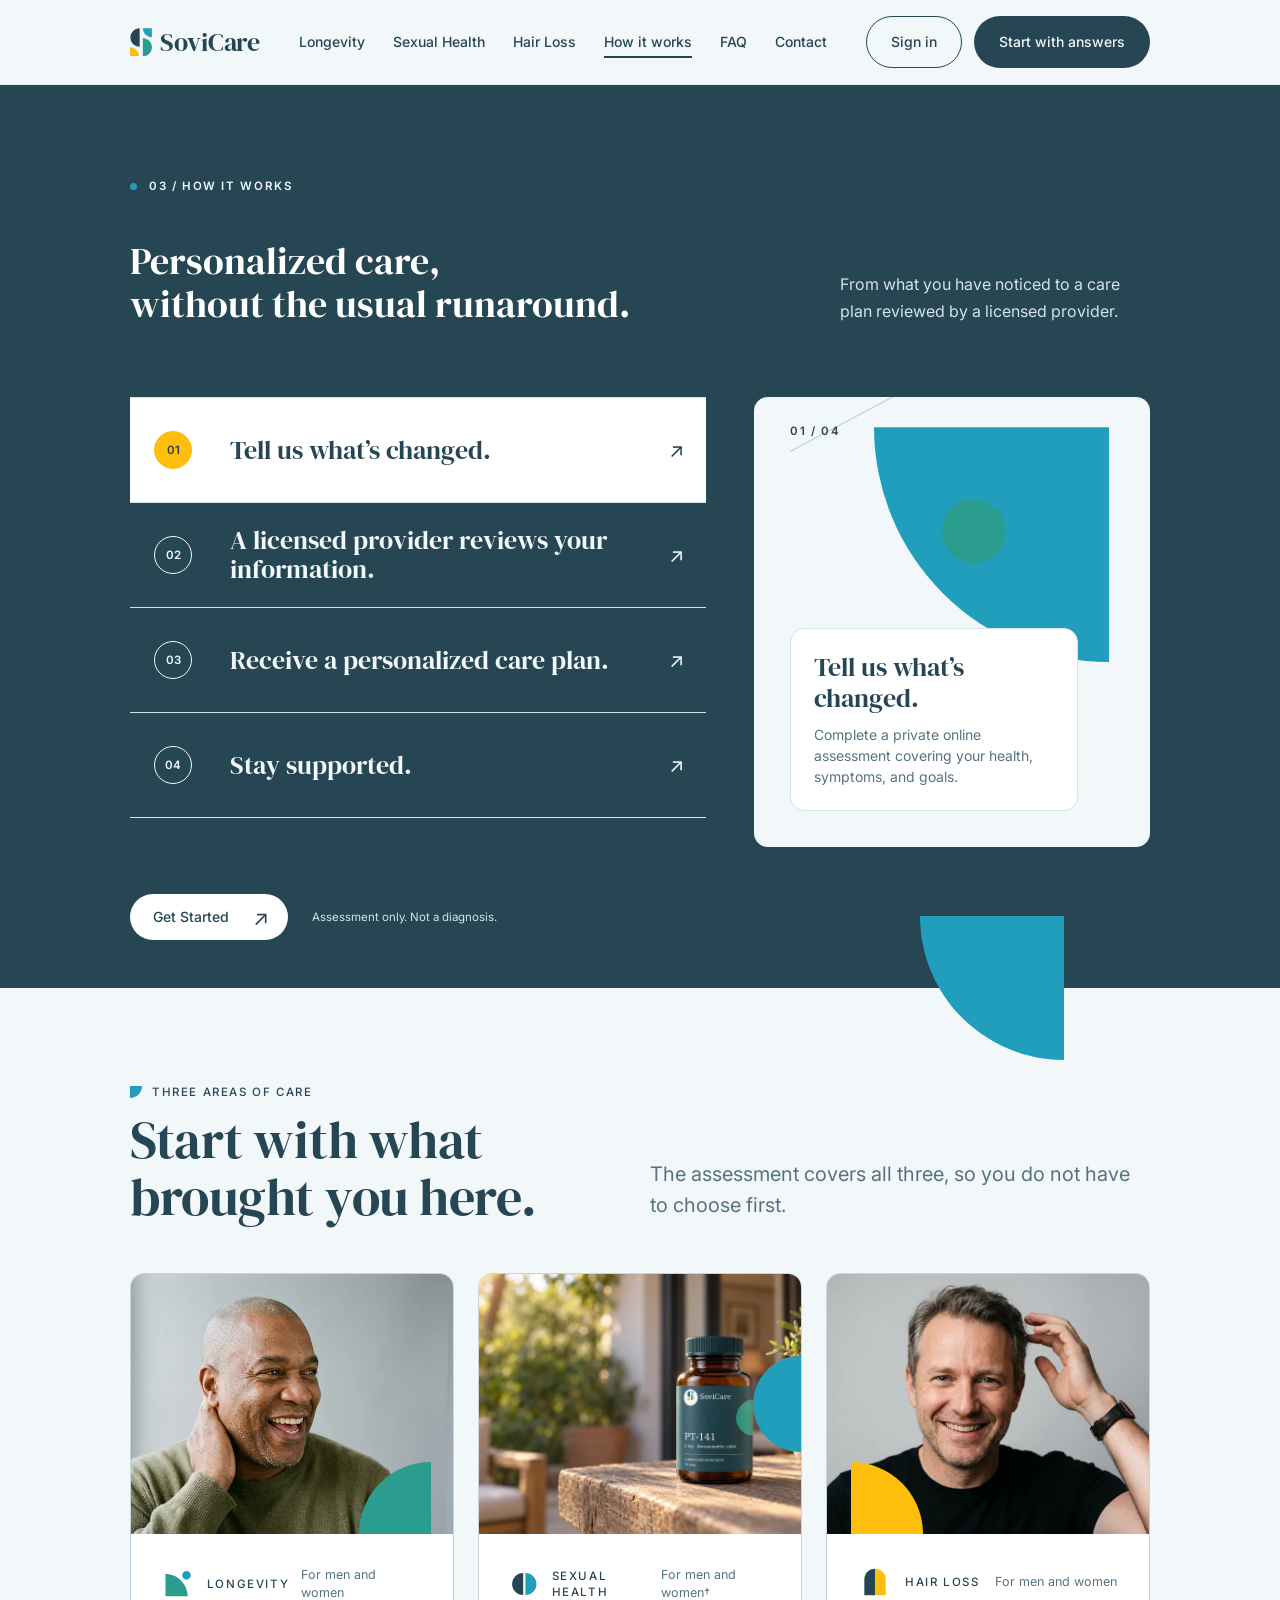
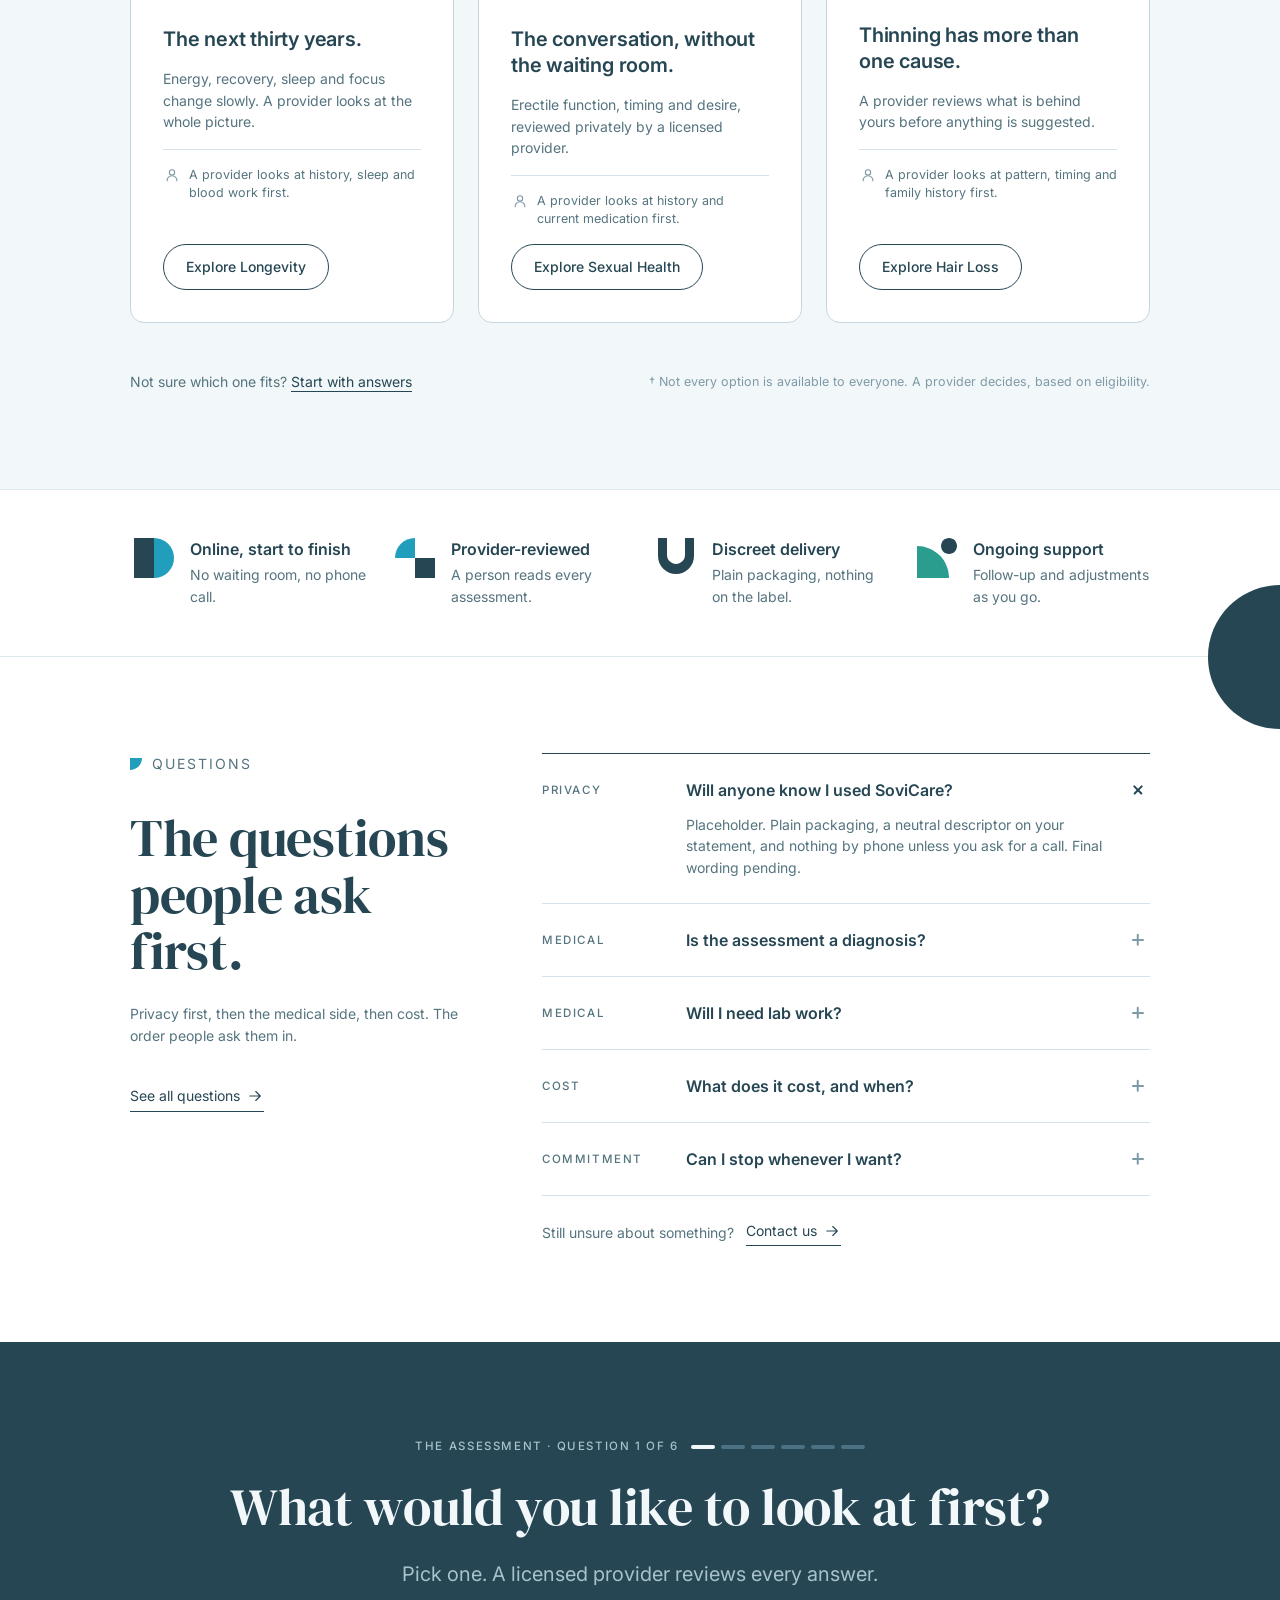
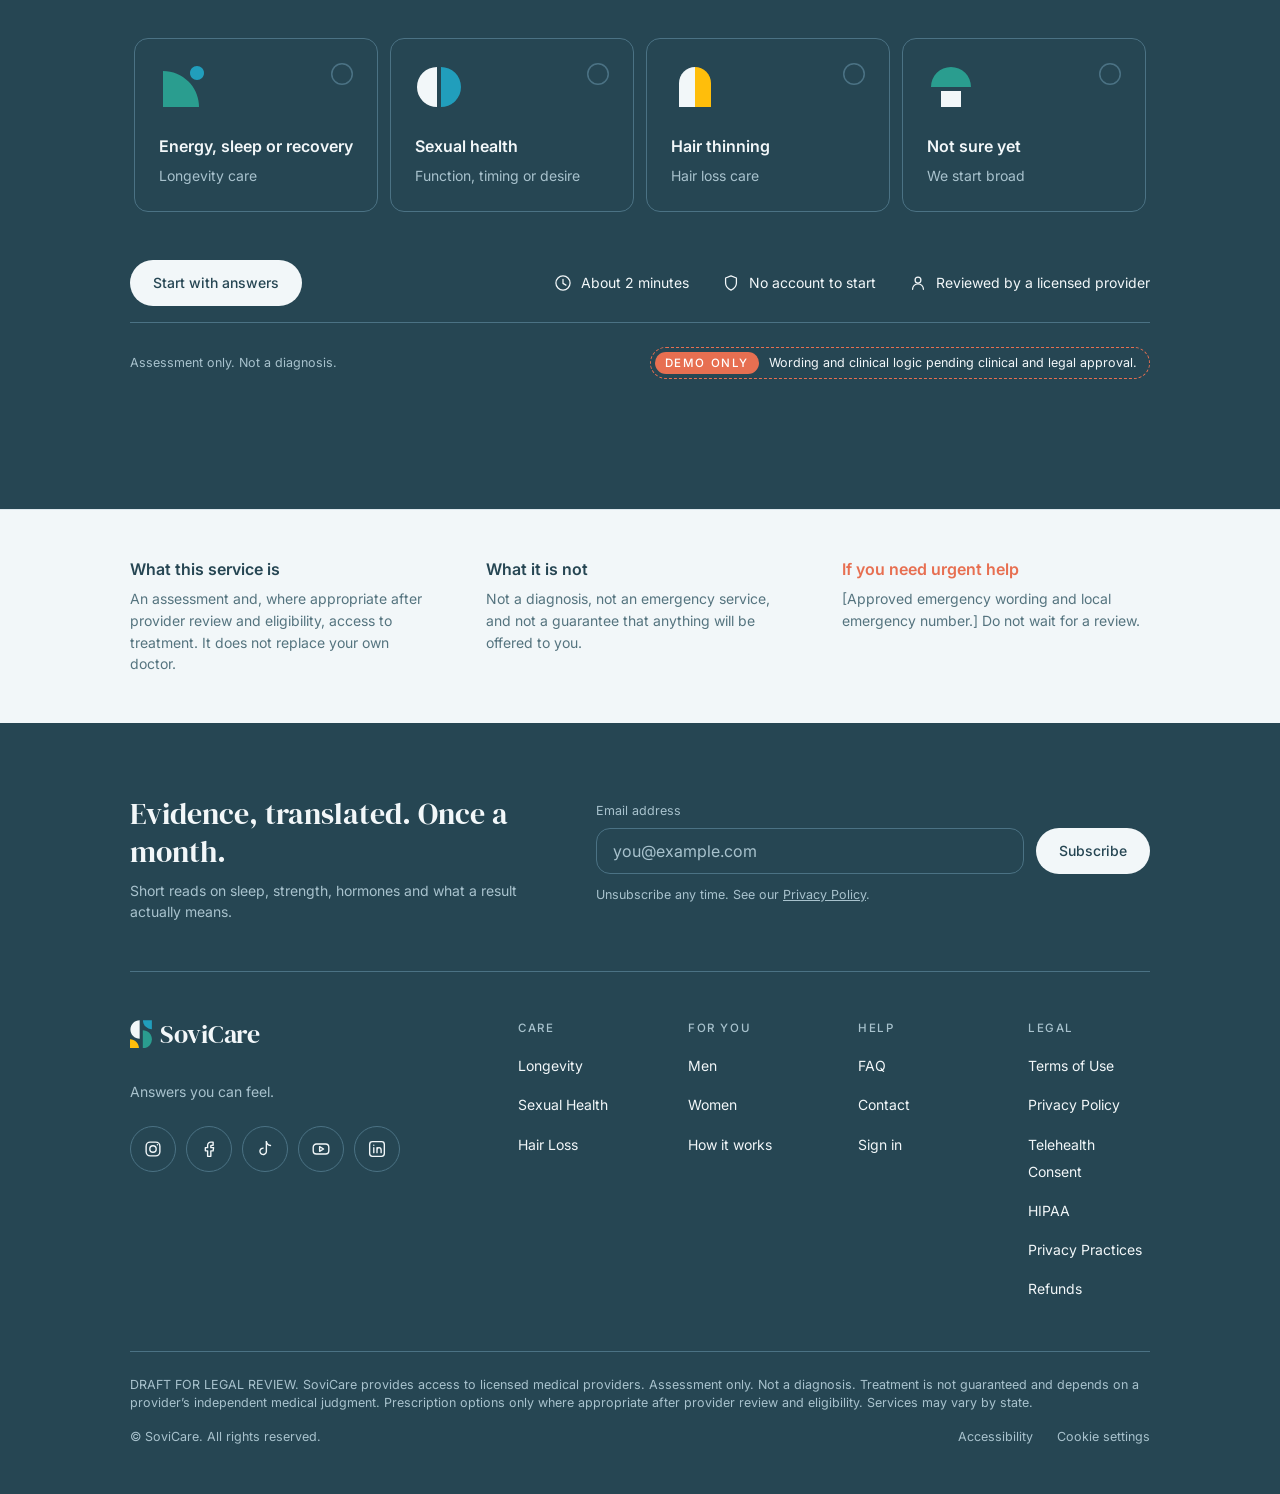
<file: how-it-works/index.html>
<!doctype html>
<html lang="en">
<head>
<meta charset="utf-8">
<base href="../">
<meta name="viewport" content="width=device-width, initial-scale=1, viewport-fit=cover">
<meta name="robots" content="noindex, nofollow">
<title>SoviCare — How it works</title>
<meta name="description" content="From what you have noticed to a care plan reviewed by a licensed provider. Four steps, start to finish.">
<meta name="theme-color" content="#264653">
<link rel="icon" href="assets/logo-symbol-light.svg" type="image/svg+xml">
<link rel="preconnect" href="https://fonts.googleapis.com">
<link rel="preconnect" href="https://fonts.gstatic.com" crossorigin>
<link href="https://fonts.googleapis.com/css2?family=DM+Serif+Display:ital@0;1&family=Inter:wght@400;500;600&display=swap" rel="stylesheet">
<link rel="stylesheet" href="css/site.css?v=3">
<link rel="stylesheet" href="css/pages.css?v=3">
<script>document.documentElement.classList.add('js')</script>
</head>
<body>
<a class="skip" href="#main">Skip to content</a>

<header class="site-header">
  <div class="wrap bar">
    <a class="logo" href="./" aria-label="SoviCare home"><svg viewBox="0 0 22 28.3" fill="none" aria-hidden="true" focusable="false"><path class="p1" d="M9.67662 0.203597C7.21974 0.203597 4.86349 1.17959 3.12622 2.91686C1.38894 4.65414 0.412949 7.01039 0.412949 9.46727C0.412949 11.9241 1.38894 14.2804 3.12622 16.0177C4.86349 17.7549 7.21974 18.7309 9.67662 18.7309V0.203597Z" fill="#264653"/><path class="p2" d="M21.8924 0.203597H12.9342C12.9342 2.57948 13.878 4.85805 15.558 6.53805C17.238 8.21805 19.5166 9.16187 21.8924 9.16187V0.203597Z" fill="#219EBC"/><path class="p3" d="M12.8324 10.1799C15.2353 10.1799 17.5397 11.1344 19.2388 12.8335C20.9379 14.5326 21.8924 16.837 21.8924 19.2399C21.8924 21.6428 20.9379 23.9473 19.2388 25.6464C17.5397 27.3455 15.2353 28.3 12.8324 28.3V10.1799Z" fill="#2A9D8F"/><path class="p4" d="M0.00575507 28.3V19.3417C2.38164 19.3417 4.66021 20.2855 6.34021 21.9655C8.02021 23.6455 8.96403 25.9241 8.96403 28.3H0.00575507Z" fill="#FFBE0B"/></svg>SoviCare</a>
    <nav class="nav" aria-label="Main">
      <a href="longevity/">Longevity</a>
      <a href="sexual-health/">Sexual Health</a>
      <a href="hair-loss/">Hair Loss</a>
      <a href="how-it-works/" aria-current="page">How it works</a>
      <a href="faq/">FAQ</a>
      <a href="contact/">Contact</a>
    </nav>
    <div class="head-actions">
      <a class="btn btn-lg btn-outline" href="#signin">Sign in</a>
      <a class="btn btn-lg btn-primary" href="#start">Start with answers</a>
    </div>
    <button class="circle-btn menu-btn" type="button" aria-label="Open menu" aria-expanded="false" aria-controls="menu">
      <svg viewBox="0 0 24 24" fill="none" aria-hidden="true"><path d="M7 9.5h10M7 14.5h10" stroke="#264653" stroke-width="1.5" stroke-linecap="round"/></svg>
    </button>
  </div>
</header>

<div class="menu-panel" id="menu" role="dialog" aria-modal="true" aria-label="Menu" aria-hidden="true">
  <div class="bar">
    <a class="logo" href="./" aria-label="SoviCare home"><svg viewBox="0 0 22 28.3" fill="none" aria-hidden="true" focusable="false"><path class="p1" d="M9.67662 0.203597C7.21974 0.203597 4.86349 1.17959 3.12622 2.91686C1.38894 4.65414 0.412949 7.01039 0.412949 9.46727C0.412949 11.9241 1.38894 14.2804 3.12622 16.0177C4.86349 17.7549 7.21974 18.7309 9.67662 18.7309V0.203597Z" fill="#264653"/><path class="p2" d="M21.8924 0.203597H12.9342C12.9342 2.57948 13.878 4.85805 15.558 6.53805C17.238 8.21805 19.5166 9.16187 21.8924 9.16187V0.203597Z" fill="#219EBC"/><path class="p3" d="M12.8324 10.1799C15.2353 10.1799 17.5397 11.1344 19.2388 12.8335C20.9379 14.5326 21.8924 16.837 21.8924 19.2399C21.8924 21.6428 20.9379 23.9473 19.2388 25.6464C17.5397 27.3455 15.2353 28.3 12.8324 28.3V10.1799Z" fill="#2A9D8F"/><path class="p4" d="M0.00575507 28.3V19.3417C2.38164 19.3417 4.66021 20.2855 6.34021 21.9655C8.02021 23.6455 8.96403 25.9241 8.96403 28.3H0.00575507Z" fill="#FFBE0B"/></svg>SoviCare</a>
    <button class="circle-btn menu-close" type="button" aria-label="Close menu">
      <svg viewBox="0 0 24 24" fill="none" aria-hidden="true"><path d="M6.5 6.5l11 11M17.5 6.5l-11 11" stroke="#264653" stroke-width="1.5" stroke-linecap="round"/></svg>
    </button>
  </div>
  <div class="inner">
    <p class="t-label">Areas of care</p>
    <div class="menu-areas">
      <a href="longevity/"><svg class="mark" viewBox="0 0 32 32" fill="none" aria-hidden="true" focusable="false"><path class="p1" d="M2.66667 29.3333V5.33333C9.03186 5.33333 15.1364 7.8619 19.6372 12.3628C24.1381 16.8636 26.6667 22.9681 26.6667 29.3333H2.66667Z" fill="#2A9D8F"/><path class="p2" d="M25.3333 11.3333C27.9107 11.3333 30 9.244 30 6.66667C30 4.08934 27.9107 2 25.3333 2C22.756 2 20.6667 4.08934 20.6667 6.66667C20.6667 9.244 22.756 11.3333 25.3333 11.3333Z" fill="#219EBC"/></svg>Longevity<svg class="arr" viewBox="0 0 18 18" fill="none" aria-hidden="true" focusable="false"><path class="p-only" d="M3.75 9H14.25M9.75 13.5L14.25 9L9.75 4.5" stroke="#264653" stroke-width="1.125" stroke-linecap="round" stroke-linejoin="round"/></svg></a>
      <a href="sexual-health/"><svg class="mark" viewBox="0 0 32 32" fill="none" aria-hidden="true" focusable="false"><path class="p1" d="M14.6667 2.66667C11.1304 2.66667 7.73906 4.07142 5.23858 6.57191C2.73809 9.07239 1.33333 12.4638 1.33333 16C1.33333 19.5362 2.73809 22.9276 5.23858 25.4281C7.73906 27.9286 11.1304 29.3333 14.6667 29.3333V2.66667Z" fill="#264653"/><path class="p2" d="M17.3333 2.66667C20.8696 2.66667 24.2609 4.07142 26.7614 6.57191C29.2619 9.07239 30.6667 12.4638 30.6667 16C30.6667 19.5362 29.2619 22.9276 26.7614 25.4281C24.2609 27.9286 20.8696 29.3333 17.3333 29.3333V2.66667Z" fill="#219EBC"/></svg>Sexual Health<svg class="arr" viewBox="0 0 18 18" fill="none" aria-hidden="true" focusable="false"><path class="p-only" d="M3.75 9H14.25M9.75 13.5L14.25 9L9.75 4.5" stroke="#264653" stroke-width="1.125" stroke-linecap="round" stroke-linejoin="round"/></svg></a>
      <a href="hair-loss/"><svg class="mark" viewBox="0 0 32 32" fill="none" aria-hidden="true" focusable="false"><path class="p1" d="M16 2.66667C13.171 2.66667 10.4579 3.79047 8.45753 5.79086C6.45714 7.79125 5.33333 10.5044 5.33333 13.3333V29.3333H16V2.66667Z" fill="#264653"/><path class="p2" d="M16 2.66667C18.829 2.66667 21.5421 3.79047 23.5425 5.79086C25.5429 7.79125 26.6667 10.5044 26.6667 13.3333V29.3333H16V2.66667Z" fill="#FFBE0B"/></svg>Hair Loss<svg class="arr" viewBox="0 0 18 18" fill="none" aria-hidden="true" focusable="false"><path class="p-only" d="M3.75 9H14.25M9.75 13.5L14.25 9L9.75 4.5" stroke="#264653" stroke-width="1.125" stroke-linecap="round" stroke-linejoin="round"/></svg></a>
    </div>
    <div class="menu-links">
      <a href="how-it-works/">How it works</a>
      <a href="faq/">FAQ</a>
      <a href="contact/">Contact</a>
      <a href="men/">For men</a>
      <a href="women/">For women</a>
    </div>
    <a class="btn btn-primary" href="#start">Start with answers</a>
    <a class="btn btn-outline" href="#signin">Sign in</a>
    <p class="fine">Assessment only. Not a diagnosis.</p>
  </div>
</div>

<main id="main">
<!-- 02 How it works · four steps · tabs -->
<section class="hw" id="how" aria-labelledby="hw-title">
  <div class="wrap">
    <p class="hw-eyebrow" data-reveal>03 / HOW IT WORKS</p>
    <div class="hw-intro" data-reveal style="--i:1">
      <h1 class="hw-title" id="hw-title">Personalized care,<br>without the usual runaround.</h1>
      <p>From what you have noticed to a care plan reviewed by a licensed provider.</p>
    </div>
    <div class="hw-layout">
      <div class="hw-steps" role="tablist" aria-label="The four steps of SoviCare">
        <button class="hw-step" type="button" id="hw-step-1" role="tab" aria-controls="hw-panel" aria-selected="true" tabindex="0" data-step="0"><span class="hw-num">01</span><span class="hw-step-title">Tell us what’s changed.</span><span class="hw-arrow" aria-hidden="true">↗</span></button>
        <button class="hw-step" type="button" id="hw-step-2" role="tab" aria-controls="hw-panel" aria-selected="false" tabindex="-1" data-step="1"><span class="hw-num">02</span><span class="hw-step-title">A licensed provider reviews your information.</span><span class="hw-arrow" aria-hidden="true">↗</span></button>
        <button class="hw-step" type="button" id="hw-step-3" role="tab" aria-controls="hw-panel" aria-selected="false" tabindex="-1" data-step="2"><span class="hw-num">03</span><span class="hw-step-title">Receive a personalized care plan.</span><span class="hw-arrow" aria-hidden="true">↗</span></button>
        <button class="hw-step" type="button" id="hw-step-4" role="tab" aria-controls="hw-panel" aria-selected="false" tabindex="-1" data-step="3"><span class="hw-num">04</span><span class="hw-step-title">Stay supported.</span><span class="hw-arrow" aria-hidden="true">↗</span></button>
      </div>
      <div class="hw-stage" id="hw-panel" role="tabpanel" aria-labelledby="hw-step-1" aria-live="polite" data-step="0">
        <div class="hw-art" aria-hidden="true"><div class="hw-line"></div><div class="hw-quarter"></div><div class="hw-circle"></div></div>
        <span class="hw-counter">01 / 04</span>
        <div class="hw-copy"><h2>Tell us what’s changed.</h2><p>Complete a private online assessment covering your health, symptoms, and goals.</p></div>
      </div>
    </div>
    <div class="hw-foot">
      <a class="hw-cta" href="#start" data-sticky-start>Get Started <span aria-hidden="true">↗</span></a>
      <small>Assessment only. Not a diagnosis.</small>
    </div>
  </div>
</section>

<!-- 03 Categories -->
<section class="section bg-mist cats" id="categories" aria-labelledby="cats-title">
  <div class="kit kit-cross" data-kit="pivot-tr" aria-hidden="true"><svg viewBox="0 0 144 144" fill="none" aria-hidden="true" focusable="false"><path class="p-only" d="M144 0H0C0 38.1912 15.1714 74.8181 42.1766 101.823C69.1819 128.829 105.809 144 144 144V0Z" fill="#219EBC"/></svg></div>
  <div class="wrap">
    <div class="sec-head">
      <div data-reveal>
        <p class="eyebrow t-label"><svg viewBox="0 0 12 12" fill="none" aria-hidden="true" focusable="false"><path class="p-only" d="M0 0H12C12 3.1826 10.7357 6.23484 8.48528 8.48528C6.23484 10.7357 3.1826 12 0 12L0 0Z" fill="#219EBC"/></svg>Three areas of care</p>
        <h2 class="t-h1" id="cats-title">Start with what brought you here.</h2>
      </div>
      <p class="t-lead" data-reveal style="--i:1">The assessment covers all three, so you do not have to choose first.</p>
    </div>
    <div class="cat-grid">
      <article class="cat" data-category="longevity" data-reveal style="--i:0">
        <div class="cat-media">
          <img src="assets/cat-longevity.webp" alt="A smiling man in his sixties, hand resting on his neck" width="754" height="473" loading="lazy">
          <div class="kit" data-kit="pivot-br" aria-hidden="true"><svg viewBox="0 0 72 72" fill="none" aria-hidden="true" focusable="false"><path class="p-only" d="M72 0V72H0C0 52.9044 7.58569 34.5909 21.0883 21.0883C34.5909 7.58569 52.9044 0 72 0Z" fill="#2A9D8F"/></svg></div>
        </div>
        <div class="cat-body">
          <div class="cat-top">
            <span class="cat-tag t-label"><svg class="mark" viewBox="0 0 32 32" fill="none" aria-hidden="true" focusable="false"><path class="p1" d="M2.66667 29.3333V5.33333C9.03186 5.33333 15.1364 7.8619 19.6372 12.3628C24.1381 16.8636 26.6667 22.9681 26.6667 29.3333H2.66667Z" fill="#2A9D8F"/><path class="p2" d="M25.3333 11.3333C27.9107 11.3333 30 9.244 30 6.66667C30 4.08934 27.9107 2 25.3333 2C22.756 2 20.6667 4.08934 20.6667 6.66667C20.6667 9.244 22.756 11.3333 25.3333 11.3333Z" fill="#219EBC"/></svg>Longevity</span>
            <span class="cat-for">For men and women</span>
          </div>
          <h3 class="t-card"><a class="stretch" href="longevity/" style="text-decoration:none">The next thirty years.</a></h3>
          <p class="desc">Energy, recovery, sleep and focus change slowly. A provider looks at the whole picture.</p>
          <p class="prov"><svg viewBox="0 0 18 18" fill="none" aria-hidden="true" focusable="false"><path class="p1" d="M9 9C10.4497 9 11.625 7.82475 11.625 6.375C11.625 4.92525 10.4497 3.75 9 3.75C7.55025 3.75 6.375 4.92525 6.375 6.375C6.375 7.82475 7.55025 9 9 9Z" stroke="#7E9AA6" stroke-width="1.125" stroke-linecap="round" stroke-linejoin="round"/><path class="p2" d="M4.125 14.625C4.125 13.3321 4.63861 12.0921 5.55285 11.1779C6.46709 10.2636 7.70707 9.75 9 9.75C10.2929 9.75 11.5329 10.2636 12.4471 11.1779C13.3614 12.0921 13.875 13.3321 13.875 14.625" stroke="#7E9AA6" stroke-width="1.125" stroke-linecap="round" stroke-linejoin="round"/></svg>A provider looks at history, sleep and blood work first.</p>
          <a class="btn btn-outline" href="longevity/" tabindex="-1">Explore Longevity</a>
        </div>
      </article>
      <article class="cat" data-category="intimacy" data-reveal style="--i:1">
        <div class="cat-media">
          <img src="assets/cat-intimacy.webp" alt="A SoviCare bottle on a wooden table outdoors" width="754" height="566" loading="lazy">
          <div class="kit" data-kit="pivot-r" style="--d:120ms" aria-hidden="true"><svg viewBox="0 0 48 96" fill="none" aria-hidden="true" focusable="false"><path class="p-only" d="M48 0C35.2696 0 23.0606 5.05713 14.0589 14.0589C5.05713 23.0606 0 35.2696 0 48C0 60.7304 5.05713 72.9394 14.0589 81.9411C23.0606 90.9429 35.2696 96 48 96V0Z" fill="#219EBC"/></svg></div>
        </div>
        <div class="cat-body">
          <div class="cat-top">
            <span class="cat-tag t-label"><svg class="mark" viewBox="0 0 32 32" fill="none" aria-hidden="true" focusable="false"><path class="p1" d="M14.6667 2.66667C11.1304 2.66667 7.73906 4.07142 5.23858 6.57191C2.73809 9.07239 1.33333 12.4638 1.33333 16C1.33333 19.5362 2.73809 22.9276 5.23858 25.4281C7.73906 27.9286 11.1304 29.3333 14.6667 29.3333V2.66667Z" fill="#264653"/><path class="p2" d="M17.3333 2.66667C20.8696 2.66667 24.2609 4.07142 26.7614 6.57191C29.2619 9.07239 30.6667 12.4638 30.6667 16C30.6667 19.5362 29.2619 22.9276 26.7614 25.4281C24.2609 27.9286 20.8696 29.3333 17.3333 29.3333V2.66667Z" fill="#219EBC"/></svg>Sexual Health</span>
            <span class="cat-for">For men and women†</span>
          </div>
          <h3 class="t-card"><a class="stretch" href="sexual-health/" style="text-decoration:none">The conversation, without the waiting room.</a></h3>
          <p class="desc">Erectile function, timing and desire, reviewed privately by a licensed provider.</p>
          <p class="prov"><svg viewBox="0 0 18 18" fill="none" aria-hidden="true" focusable="false"><path class="p1" d="M9 9C10.4497 9 11.625 7.82475 11.625 6.375C11.625 4.92525 10.4497 3.75 9 3.75C7.55025 3.75 6.375 4.92525 6.375 6.375C6.375 7.82475 7.55025 9 9 9Z" stroke="#7E9AA6" stroke-width="1.125" stroke-linecap="round" stroke-linejoin="round"/><path class="p2" d="M4.125 14.625C4.125 13.3321 4.63861 12.0921 5.55285 11.1779C6.46709 10.2636 7.70707 9.75 9 9.75C10.2929 9.75 11.5329 10.2636 12.4471 11.1779C13.3614 12.0921 13.875 13.3321 13.875 14.625" stroke="#7E9AA6" stroke-width="1.125" stroke-linecap="round" stroke-linejoin="round"/></svg>A provider looks at history and current medication first.</p>
          <a class="btn btn-outline" href="sexual-health/" tabindex="-1">Explore Sexual Health</a>
        </div>
      </article>
      <article class="cat" data-category="hair" data-reveal style="--i:2">
        <div class="cat-media">
          <img src="assets/cat-hair.webp" alt="A smiling man running a hand through his hair" width="754" height="428" loading="lazy">
          <div class="kit" data-kit="pivot-bl" style="--d:240ms" aria-hidden="true"><svg viewBox="0 0 72 72" fill="none" aria-hidden="true" focusable="false"><path class="p-only" d="M0 0V72H72C72 52.9044 64.4143 34.5909 50.9117 21.0883C37.4091 7.58569 19.0956 0 0 0Z" fill="#FFBE0B"/></svg></div>
        </div>
        <div class="cat-body">
          <div class="cat-top">
            <span class="cat-tag t-label"><svg class="mark" viewBox="0 0 32 32" fill="none" aria-hidden="true" focusable="false"><path class="p1" d="M16 2.66667C13.171 2.66667 10.4579 3.79047 8.45753 5.79086C6.45714 7.79125 5.33333 10.5044 5.33333 13.3333V29.3333H16V2.66667Z" fill="#264653"/><path class="p2" d="M16 2.66667C18.829 2.66667 21.5421 3.79047 23.5425 5.79086C25.5429 7.79125 26.6667 10.5044 26.6667 13.3333V29.3333H16V2.66667Z" fill="#FFBE0B"/></svg>Hair Loss</span>
            <span class="cat-for">For men and women</span>
          </div>
          <h3 class="t-card"><a class="stretch" href="hair-loss/" style="text-decoration:none">Thinning has more than one cause.</a></h3>
          <p class="desc">A provider reviews what is behind yours before anything is suggested.</p>
          <p class="prov"><svg viewBox="0 0 18 18" fill="none" aria-hidden="true" focusable="false"><path class="p1" d="M9 9C10.4497 9 11.625 7.82475 11.625 6.375C11.625 4.92525 10.4497 3.75 9 3.75C7.55025 3.75 6.375 4.92525 6.375 6.375C6.375 7.82475 7.55025 9 9 9Z" stroke="#7E9AA6" stroke-width="1.125" stroke-linecap="round" stroke-linejoin="round"/><path class="p2" d="M4.125 14.625C4.125 13.3321 4.63861 12.0921 5.55285 11.1779C6.46709 10.2636 7.70707 9.75 9 9.75C10.2929 9.75 11.5329 10.2636 12.4471 11.1779C13.3614 12.0921 13.875 13.3321 13.875 14.625" stroke="#7E9AA6" stroke-width="1.125" stroke-linecap="round" stroke-linejoin="round"/></svg>A provider looks at pattern, timing and family history first.</p>
          <a class="btn btn-outline" href="hair-loss/" tabindex="-1">Explore Hair Loss</a>
        </div>
      </article>
    </div>
    <div class="cats-foot">
      <p>Not sure which one fits? <a class="link-u" href="#start" data-preselect="unsure">Start with answers</a></p>
      <p class="fine">† Not every option is available to everyone. A provider decides, based on eligibility.</p>
    </div>
  </div>
</section>

<!-- 04 Trust strip -->
<section class="trust" aria-label="How SoviCare works for you">
  <div class="wrap">
    <ul>
      <li><svg class="mark" viewBox="0 0 48 48" fill="none" aria-hidden="true" focusable="false"><path class="p1" d="M24 4H4V44H24V4Z" fill="#264653"/><path class="p2" d="M24 4C29.3043 4 34.3914 6.10714 38.1421 9.85786C41.8929 13.6086 44 18.6957 44 24C44 29.3043 41.8929 34.3914 38.1421 38.1421C34.3914 41.8929 29.3043 44 24 44V4Z" fill="#219EBC"/></svg><div><b>Online, start to finish</b><span>No waiting room, no phone call.</span></div></li>
      <li><svg class="mark" viewBox="0 0 48 48" fill="none" aria-hidden="true" focusable="false"><path class="p1" d="M24 24H4C4 18.6957 6.10714 13.6086 9.85786 9.85786C13.6086 6.10714 18.6957 4 24 4V24Z" fill="#219EBC"/><path class="p2" d="M44 24H24V44H44V24Z" fill="#264653"/></svg><div><b>Provider-reviewed</b><span>A person reads every assessment.</span></div></li>
      <li><svg class="mark" viewBox="0 0 48 48" fill="none" aria-hidden="true" focusable="false" data-move="wipe"><path class="p-only" fill-rule="evenodd" clip-rule="evenodd" d="M6 4H42V22C42 26.7739 40.1036 31.3523 36.7279 34.7279C33.3523 38.1036 28.7739 40 24 40C19.2261 40 14.6477 38.1036 11.2721 34.7279C7.89642 31.3523 6 26.7739 6 22V4ZM15 4H33V21C33 23.3869 32.0518 25.6761 30.364 27.364C28.6761 29.0518 26.3869 30 24 30C21.6131 30 19.3239 29.0518 17.636 27.364C15.9482 25.6761 15 23.3869 15 21V4Z" fill="#264653"/></svg><div><b>Discreet delivery</b><span>Plain packaging, nothing on the label.</span></div></li>
      <li><svg class="mark" viewBox="0 0 48 48" fill="none" aria-hidden="true" focusable="false" data-move="shift"><path class="p1" d="M4 44V12C12.4869 12 20.6263 15.3714 26.6274 21.3726C32.6286 27.3737 36 35.5131 36 44H4Z" fill="#2A9D8F"/><path class="p2" d="M36 20C40.4183 20 44 16.4183 44 12C44 7.58172 40.4183 4 36 4C31.5817 4 28 7.58172 28 12C28 16.4183 31.5817 20 36 20Z" fill="#264653"/></svg><div><b>Ongoing support</b><span>Follow-up and adjustments as you go.</span></div></li>
    </ul>
  </div>
</section>

<!-- 09 FAQ -->
<section class="faq" aria-labelledby="faq-title" style="position:relative">
  <div class="kit kit-faq" data-kit="pivot-r" aria-hidden="true"><svg viewBox="0 0 72 144" fill="none" aria-hidden="true" focusable="false"><path class="p-only" d="M72 0C52.9044 0 34.5909 7.58569 21.0883 21.0883C7.58569 34.5909 0 52.9044 0 72C0 91.0956 7.58569 109.409 21.0883 122.912C34.5909 136.414 52.9044 144 72 144V0Z" fill="#264653"/></svg></div>
  <div class="wrap faq-grid">
    <div class="faq-side" data-reveal>
      <p class="eyebrow t-label"><svg viewBox="0 0 12 12" fill="none" aria-hidden="true" focusable="false"><path class="p-only" d="M0 0H12C12 3.1826 10.7357 6.23484 8.48528 8.48528C6.23484 10.7357 3.1826 12 0 12L0 0Z" fill="#219EBC"/></svg>Questions</p>
      <h2 class="t-h1" id="faq-title">The questions people ask first.</h2>
      <p>Privacy first, then the medical side, then cost. The order people ask them in.</p>
      <a class="link-arrow" href="faq/">See all questions <svg viewBox="0 0 18 18" fill="none" aria-hidden="true" focusable="false"><path class="p-only" d="M3.75 9H14.25M9.75 13.5L14.25 9L9.75 4.5" stroke="#264653" stroke-width="1.125" stroke-linecap="round" stroke-linejoin="round"/></svg></a>
    </div>
    <div data-reveal style="--i:1">
      <div class="acc">
        <div class="acc-item">
          <button class="acc-btn" type="button" aria-expanded="true" aria-controls="faq-1"><span class="t-label">Privacy</span><span class="q">Will anyone know I used SoviCare?</span><span class="pm" aria-hidden="true"><i></i><i></i></span></button>
          <div class="acc-panel open" id="faq-1"><div><p>Placeholder. Plain packaging, a neutral descriptor on your statement, and nothing by phone unless you ask for a call. Final wording pending.</p></div></div>
        </div>
        <div class="acc-item">
          <button class="acc-btn" type="button" aria-expanded="false" aria-controls="faq-2"><span class="t-label">Medical</span><span class="q">Is the assessment a diagnosis?</span><span class="pm" aria-hidden="true"><i></i><i></i></span></button>
          <div class="acc-panel" id="faq-2"><div><p>Placeholder. No. The assessment helps a licensed provider understand what you are noticing. Any diagnosis or treatment decision is theirs. Final wording pending.</p></div></div>
        </div>
        <div class="acc-item">
          <button class="acc-btn" type="button" aria-expanded="false" aria-controls="faq-3"><span class="t-label">Medical</span><span class="q">Will I need lab work?</span><span class="pm" aria-hidden="true"><i></i><i></i></span></button>
          <div class="acc-panel" id="faq-3"><div><p>Placeholder. Only if a result would change the answer. Your provider explains why before anything is ordered. Final wording pending.</p></div></div>
        </div>
        <div class="acc-item">
          <button class="acc-btn" type="button" aria-expanded="false" aria-controls="faq-4"><span class="t-label">Cost</span><span class="q">What does it cost, and when?</span><span class="pm" aria-hidden="true"><i></i><i></i></span></button>
          <div class="acc-panel" id="faq-4"><div><p>Placeholder. The assessment is free to start. You see any cost before you agree to it. Final wording pending.</p></div></div>
        </div>
        <div class="acc-item">
          <button class="acc-btn" type="button" aria-expanded="false" aria-controls="faq-5"><span class="t-label">Commitment</span><span class="q">Can I stop whenever I want?</span><span class="pm" aria-hidden="true"><i></i><i></i></span></button>
          <div class="acc-panel" id="faq-5"><div><p>Placeholder. Yes. You can stop at any step, and pause or cancel ongoing care from your account. Final wording pending.</p></div></div>
        </div>
      </div>
      <p class="faq-foot">Still unsure about something? <a class="link-arrow" href="contact/">Contact us <svg viewBox="0 0 18 18" fill="none" aria-hidden="true" focusable="false"><path class="p-only" d="M3.75 9H14.25M9.75 13.5L14.25 9L9.75 4.5" stroke="#264653" stroke-width="1.125" stroke-linecap="round" stroke-linejoin="round"/></svg></a></p>
    </div>
  </div>
</section>

<!-- 10 Final (dark) -->
<section class="bg-dark final" id="start" data-sticky-end aria-labelledby="final-title">
  <div class="wrap center">
    <div class="qprog t-label" data-reveal><span>The assessment · Question 1 of 6</span><span class="bars" aria-hidden="true"><i class="on"></i><i></i><i></i><i></i><i></i><i></i></span></div>
    <h2 class="t-h1" id="final-title" data-reveal style="--i:1">What would you like to look at first?</h2>
    <p class="t-lead" data-reveal style="--i:2">Pick one. A licensed provider reviews every answer.</p>
    <div class="tiles" role="radiogroup" aria-labelledby="final-title">
      <button class="tile" type="button" role="radio" aria-checked="false" data-value="longevity" tabindex="-1" data-reveal style="--i:3"><svg class="mark" viewBox="0 0 48 48" fill="none" aria-hidden="true" focusable="false"><path class="p1" d="M4 44V8C13.5478 8 22.7045 11.7928 29.4558 18.5442C36.2072 25.2955 40 34.4522 40 44H4Z" fill="#2A9D8F"/><path class="p2" d="M38 17C41.866 17 45 13.866 45 10C45 6.13401 41.866 3 38 3C34.134 3 31 6.13401 31 10C31 13.866 34.134 17 38 17Z" fill="#219EBC"/></svg><span class="tick" aria-hidden="true"></span><b>Energy, sleep or recovery</b><span>Longevity care</span></button>
      <button class="tile" type="button" role="radio" aria-checked="false" data-value="intimacy" tabindex="-1" data-reveal style="--i:4"><svg class="mark" viewBox="0 0 48 48" fill="none" aria-hidden="true" focusable="false"><path class="p1" d="M22 4C16.6957 4 11.6086 6.10714 7.85786 9.85786C4.10714 13.6086 2 18.6957 2 24C2 29.3043 4.10714 34.3914 7.85786 38.1421C11.6086 41.8929 16.6957 44 22 44V4Z" fill="#F2F7F9"/><path class="p2" d="M26 4C31.3043 4 36.3914 6.10714 40.1421 9.85786C43.8929 13.6086 46 18.6957 46 24C46 29.3043 43.8929 34.3914 40.1421 38.1421C36.3914 41.8929 31.3043 44 26 44V4Z" fill="#219EBC"/></svg><span class="tick" aria-hidden="true"></span><b>Sexual health</b><span>Function, timing or desire</span></button>
      <button class="tile" type="button" role="radio" aria-checked="false" data-value="hair" tabindex="-1" data-reveal style="--i:5"><svg class="mark" viewBox="0 0 48 48" fill="none" aria-hidden="true" focusable="false"><path class="p1" d="M24 4C19.7565 4 15.6869 5.68571 12.6863 8.68629C9.68571 11.6869 8 15.7565 8 20V44H24V4Z" fill="#F2F7F9"/><path class="p2" d="M24 4C28.2435 4 32.3131 5.68571 35.3137 8.68629C38.3143 11.6869 40 15.7565 40 20V44H24V4Z" fill="#FFBE0B"/></svg><span class="tick" aria-hidden="true"></span><b>Hair thinning</b><span>Hair loss care</span></button>
      <button class="tile" type="button" role="radio" aria-checked="false" data-value="unsure" tabindex="-1" data-reveal style="--i:6"><svg class="mark" viewBox="0 0 48 48" fill="none" aria-hidden="true" focusable="false"><path class="p1" d="M4 24C4 18.6957 6.10714 13.6086 9.85786 9.85786C13.6086 6.10714 18.6957 4 24 4C29.3043 4 34.3914 6.10714 38.1421 9.85786C41.8929 13.6086 44 18.6957 44 24H4Z" fill="#2A9D8F"/><path class="p2" d="M34 28H14V44H34V28Z" fill="#F2F7F9"/></svg><span class="tick" aria-hidden="true"></span><b>Not sure yet</b><span>We start broad</span></button>
    </div>
    <div class="final-foot">
      <a class="btn btn-ondark final-go" href="#start">Start with answers</a>
      <ul class="reassure">
        <li><svg viewBox="0 0 20 20" fill="none" aria-hidden="true" focusable="false"><path class="p1" d="M10 17.0833C13.912 17.0833 17.0833 13.912 17.0833 10C17.0833 6.08798 13.912 2.91667 10 2.91667C6.08798 2.91667 2.91667 6.08798 2.91667 10C2.91667 13.912 6.08798 17.0833 10 17.0833Z" stroke="#F2F7F9" stroke-width="1.25" stroke-linecap="round" stroke-linejoin="round"/><path class="p2" d="M10 6.25V10.4167L12.9167 12.0833" stroke="#F2F7F9" stroke-width="1.25" stroke-linecap="round" stroke-linejoin="round"/></svg>About 2 minutes</li>
        <li><svg viewBox="0 0 20 20" fill="none" aria-hidden="true" focusable="false"><path class="p-only" d="M10 2.91667L4.58333 5V10C4.58333 13.3333 6.91667 15.75 10 17.0833C13.0833 15.75 15.4167 13.3333 15.4167 10V5L10 2.91667Z" stroke="#F2F7F9" stroke-width="1.25" stroke-linecap="round" stroke-linejoin="round"/></svg>No account to start</li>
        <li><svg viewBox="0 0 20 20" fill="none" aria-hidden="true" focusable="false"><path class="p1" d="M10 10C11.6108 10 12.9167 8.69416 12.9167 7.08333C12.9167 5.4725 11.6108 4.16667 10 4.16667C8.38917 4.16667 7.08333 5.4725 7.08333 7.08333C7.08333 8.69416 8.38917 10 10 10Z" stroke="#F2F7F9" stroke-width="1.25" stroke-linecap="round" stroke-linejoin="round"/><path class="p2" d="M4.58333 16.25C4.58333 14.8134 5.15402 13.4357 6.16984 12.4198C7.18566 11.404 8.56341 10.8333 10 10.8333C11.4366 10.8333 12.8143 11.404 13.8302 12.4198C14.846 13.4357 15.4167 14.8134 15.4167 16.25" stroke="#F2F7F9" stroke-width="1.25" stroke-linecap="round" stroke-linejoin="round"/></svg>Reviewed by a licensed provider</li>
      </ul>
    </div>
    <div class="final-fine t-caption">
      <span>Assessment only. Not a diagnosis.</span>
      <span class="demo-pill"><b>Demo only</b>Wording and clinical logic pending clinical and legal approval.</span>
    </div>
    <p class="t-caption final-msg" aria-live="polite" style="align-self:flex-start;margin-top:16px;color:var(--yellow);min-height:18px"></p>
  </div>
</section>


</main>

<!-- 11a Legal band -->
<section class="legal" aria-label="About this service">
  <div class="wrap cols">
    <div><b>What this service is</b><p>An assessment and, where appropriate after provider review and eligibility, access to treatment. It does not replace your own doctor.</p></div>
    <div><b>What it is not</b><p>Not a diagnosis, not an emergency service, and not a guarantee that anything will be offered to you.</p></div>
    <div class="urgent"><b>If you need urgent help</b><p>[Approved emergency wording and local emergency number.] Do not wait for a review.</p></div>
  </div>
</section>

<!-- 11b Footer (dark) -->
<footer class="footer">
  <div class="wrap">
    <div class="news">
      <div><h2>Evidence, translated. Once a month.</h2><p>Short reads on sleep, strength, hormones and what a result actually means.</p></div>
      <form novalidate>
        <label for="news-email">Email address</label>
        <input id="news-email" type="email" name="email" placeholder="you@example.com" autocomplete="email" required>
        <button class="btn btn-ondark" type="submit">Subscribe</button>
        <p class="hint">Unsubscribe any time. See our <a href="privacy/">Privacy Policy</a>.</p>
        <p class="ok" aria-live="polite"></p>
      </form>
    </div>
    <div class="foot-main">
      <div class="foot-brand">
        <a class="logo" href="./" aria-label="SoviCare home"><svg viewBox="0 0 22 28.3" fill="none" aria-hidden="true" focusable="false"><path class="p1" d="M9.67662 0.203597C7.21974 0.203597 4.86349 1.17959 3.12622 2.91686C1.38894 4.65414 0.412949 7.01039 0.412949 9.46727C0.412949 11.9241 1.38894 14.2804 3.12622 16.0177C4.86349 17.7549 7.21974 18.7309 9.67662 18.7309V0.203597Z" fill="#F2F7F9"/><path class="p2" d="M21.8924 0.203597H12.9342C12.9342 2.57948 13.878 4.85805 15.558 6.53805C17.238 8.21805 19.5166 9.16187 21.8924 9.16187V0.203597Z" fill="#219EBC"/><path class="p3" d="M12.8324 10.1799C15.2353 10.1799 17.5397 11.1344 19.2388 12.8335C20.9379 14.5326 21.8924 16.837 21.8924 19.2399C21.8924 21.6428 20.9379 23.9473 19.2388 25.6464C17.5397 27.3455 15.2353 28.3 12.8324 28.3V10.1799Z" fill="#2A9D8F"/><path class="p4" d="M0.00575507 28.3V19.3417C2.38164 19.3417 4.66021 20.2855 6.34021 21.9655C8.02021 23.6455 8.96403 25.9241 8.96403 28.3H0.00575507Z" fill="#FFBE0B"/></svg>SoviCare</a>
        <p>Answers you can feel.</p>
        <div class="social">
          <a href="#" aria-label="Instagram"><svg viewBox="0 0 24 24" fill="none" aria-hidden="true" focusable="false"><path class="p1" d="M15 4.5H9C6.51472 4.5 4.5 6.51472 4.5 9V15C4.5 17.4853 6.51472 19.5 9 19.5H15C17.4853 19.5 19.5 17.4853 19.5 15V9C19.5 6.51472 17.4853 4.5 15 4.5Z" stroke="#F2F7F9" stroke-width="1.5" stroke-linecap="round" stroke-linejoin="round"/><path class="p2" d="M12 15.5C13.933 15.5 15.5 13.933 15.5 12C15.5 10.067 13.933 8.5 12 8.5C10.067 8.5 8.5 10.067 8.5 12C8.5 13.933 10.067 15.5 12 15.5Z" stroke="#F2F7F9" stroke-width="1.5" stroke-linecap="round" stroke-linejoin="round"/><path class="p3" d="M16.8 7.2V7.3" stroke="#F2F7F9" stroke-width="1.5" stroke-linecap="round" stroke-linejoin="round"/></svg></a>
          <a href="#" aria-label="Facebook"><svg viewBox="0 0 24 24" fill="none" aria-hidden="true" focusable="false"><path class="p-only" d="M14.5 8H16.5V4.5H14C13.0717 4.5 12.1815 4.86875 11.5251 5.52513C10.8687 6.1815 10.5 7.07174 10.5 8V10.5H8V14H10.5V20H14V14H16.5L17 10.5H14V8.5C14 8.36739 14.0527 8.24021 14.1464 8.14645C14.2402 8.05268 14.3674 8 14.5 8Z" stroke="#F2F7F9" stroke-width="1.5" stroke-linecap="round" stroke-linejoin="round"/></svg></a>
          <a href="#" aria-label="TikTok"><svg viewBox="0 0 24 24" fill="none" aria-hidden="true" focusable="false"><path class="p1" d="M13.5 4V14.5C13.5 15.1922 13.2947 15.8689 12.9101 16.4445C12.5256 17.0201 11.9789 17.4687 11.3394 17.7336C10.6999 17.9985 9.99612 18.0678 9.31718 17.9327C8.63825 17.7977 8.01461 17.4644 7.52513 16.9749C7.03564 16.4854 6.7023 15.8618 6.56725 15.1828C6.4322 14.5039 6.50152 13.8001 6.76642 13.1606C7.03133 12.5211 7.47993 11.9744 8.0555 11.5899C8.63108 11.2053 9.30777 11 10 11" stroke="#F2F7F9" stroke-width="1.5" stroke-linecap="round" stroke-linejoin="round"/><path class="p2" d="M13.5 4C13.9 6.3 15.5 7.9 18 8.2" stroke="#F2F7F9" stroke-width="1.5" stroke-linecap="round" stroke-linejoin="round"/></svg></a>
          <a href="#" aria-label="YouTube"><svg viewBox="0 0 24 24" fill="none" aria-hidden="true" focusable="false"><path class="p1" d="M17 6.5H7C5.067 6.5 3.5 8.067 3.5 10V14C3.5 15.933 5.067 17.5 7 17.5H17C18.933 17.5 20.5 15.933 20.5 14V10C20.5 8.067 18.933 6.5 17 6.5Z" stroke="#F2F7F9" stroke-width="1.5" stroke-linecap="round" stroke-linejoin="round"/><path class="p2" d="M10.5 9.5V14.5L14.8 12L10.5 9.5Z" stroke="#F2F7F9" stroke-width="1.5" stroke-linecap="round" stroke-linejoin="round"/></svg></a>
          <a href="#" aria-label="LinkedIn"><svg viewBox="0 0 24 24" fill="none" aria-hidden="true" focusable="false"><path class="p1" d="M17 4H7C5.34315 4 4 5.34315 4 7V17C4 18.6569 5.34315 20 7 20H17C18.6569 20 20 18.6569 20 17V7C20 5.34315 18.6569 4 17 4Z" stroke="#F2F7F9" stroke-width="1.5" stroke-linecap="round" stroke-linejoin="round"/><path class="p2" d="M8.5 10.5V16M8.5 7.8V7.9M12 16V10.5M12 13.2C12 11.5 13 10.5 14.2 10.5C15.4 10.5 16.5 11.5 16.5 13.2V16" stroke="#F2F7F9" stroke-width="1.5" stroke-linecap="round" stroke-linejoin="round"/></svg></a>
        </div>
      </div>
      <nav class="foot-col" aria-label="Care"><h3>Care</h3><ul><li><a href="longevity/">Longevity</a></li><li><a href="sexual-health/">Sexual Health</a></li><li><a href="hair-loss/">Hair Loss</a></li></ul></nav>
      <nav class="foot-col" aria-label="For you"><h3>For you</h3><ul><li><a href="men/">Men</a></li><li><a href="women/">Women</a></li><li><a href="how-it-works/">How it works</a></li></ul></nav>
      <nav class="foot-col" aria-label="Help"><h3>Help</h3><ul><li><a href="faq/">FAQ</a></li><li><a href="contact/">Contact</a></li><li><a href="#signin">Sign in</a></li></ul></nav>
      <nav class="foot-col" aria-label="Legal"><h3>Legal</h3><ul><li><a href="terms/">Terms of Use</a></li><li><a href="privacy/">Privacy Policy</a></li><li><a href="telehealth-consent/">Telehealth Consent</a></li><li><a href="hipaa/">HIPAA</a></li><li><a href="privacy-practices/">Privacy Practices</a></li><li><a href="refunds/">Refunds</a></li></ul></nav>
    </div>
    <div class="fine-print">
      <p>DRAFT FOR LEGAL REVIEW. SoviCare provides access to licensed medical providers. Assessment only. Not a diagnosis. Treatment is not guaranteed and depends on a provider’s independent medical judgment. Prescription options only where appropriate after provider review and eligibility. Services may vary by state.</p>
      <div class="row"><span>© SoviCare. All rights reserved.</span><div><a href="accessibility/">Accessibility</a><a href="#">Cookie settings</a></div></div>
    </div>
  </div>
</footer>

<div class="sticky-cta" aria-hidden="true">
  <p>Assessment only.<br>Not a diagnosis.</p>
  <a class="btn btn-primary" href="#start">Start with answers</a>
</div>

<script src="js/site.js?v=3" defer></script>
<script src="js/pages.js?v=3" defer></script>
</body>
</html>
</file>
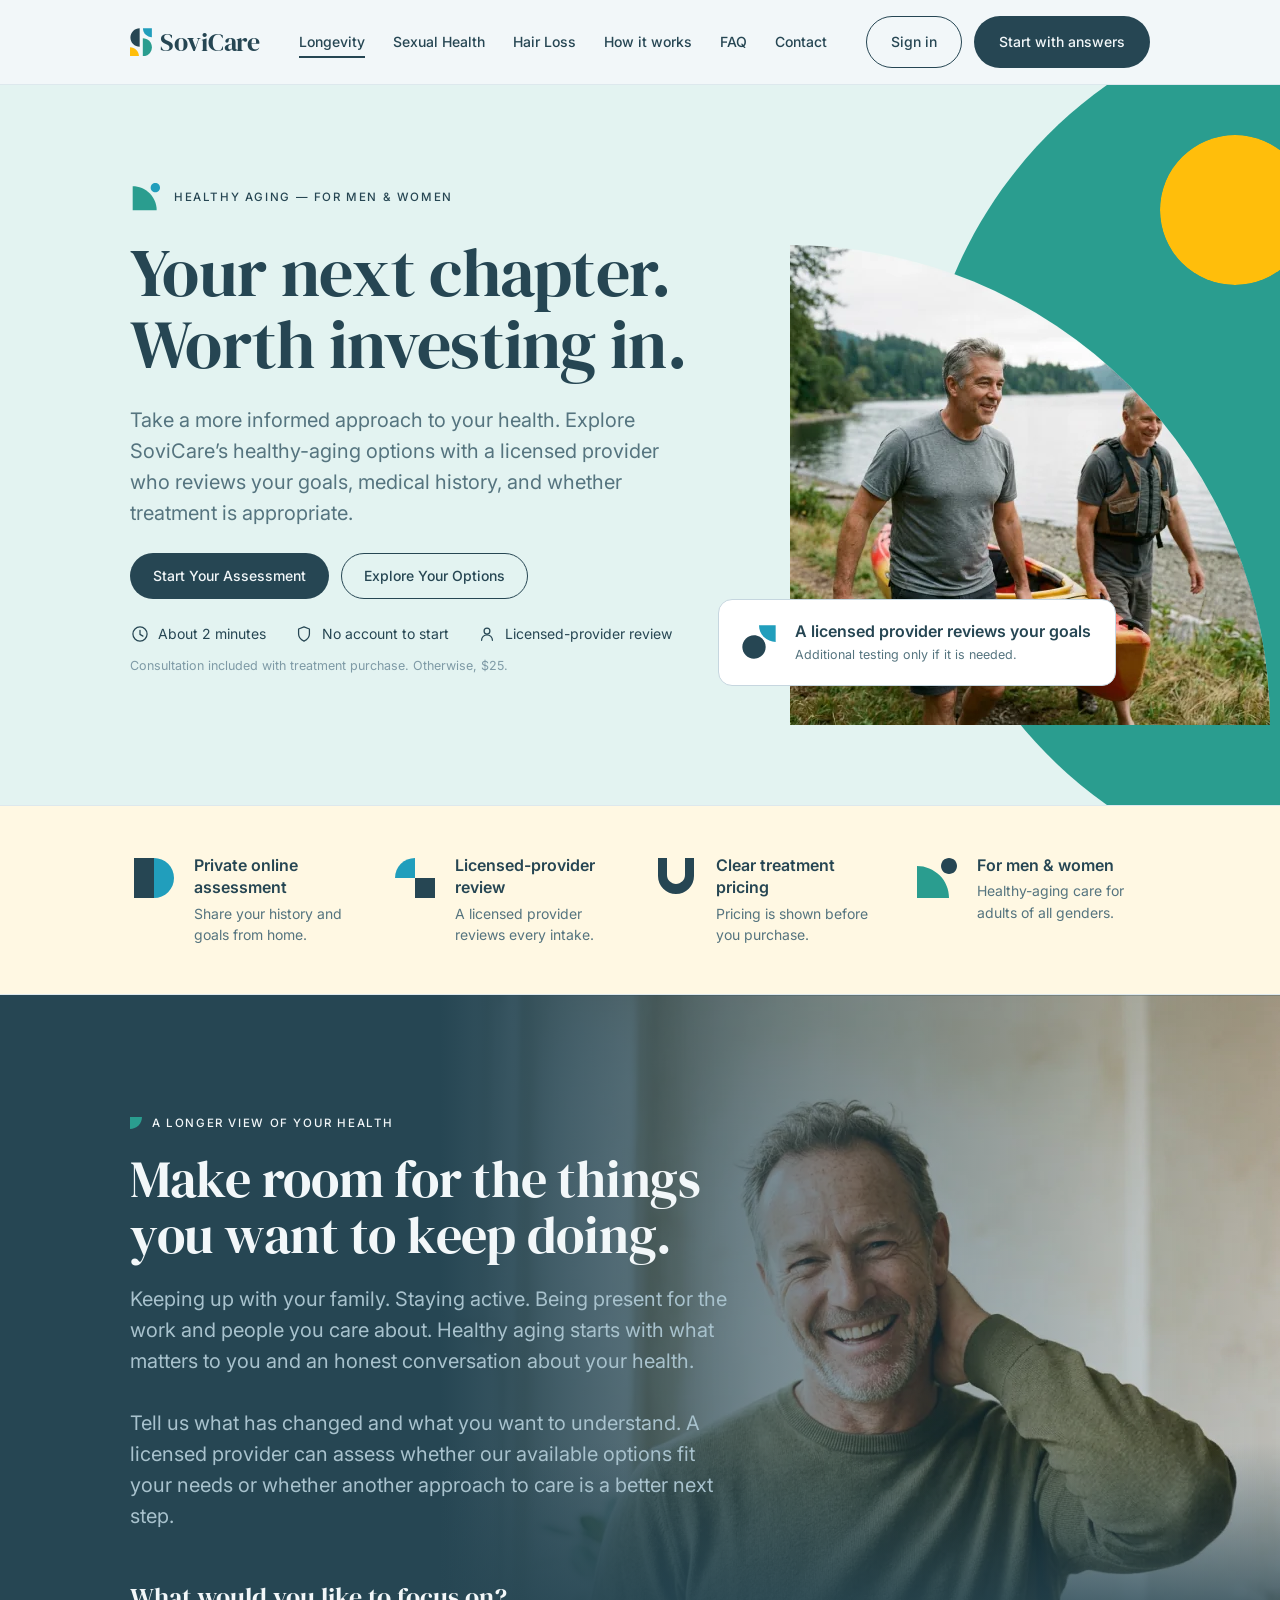
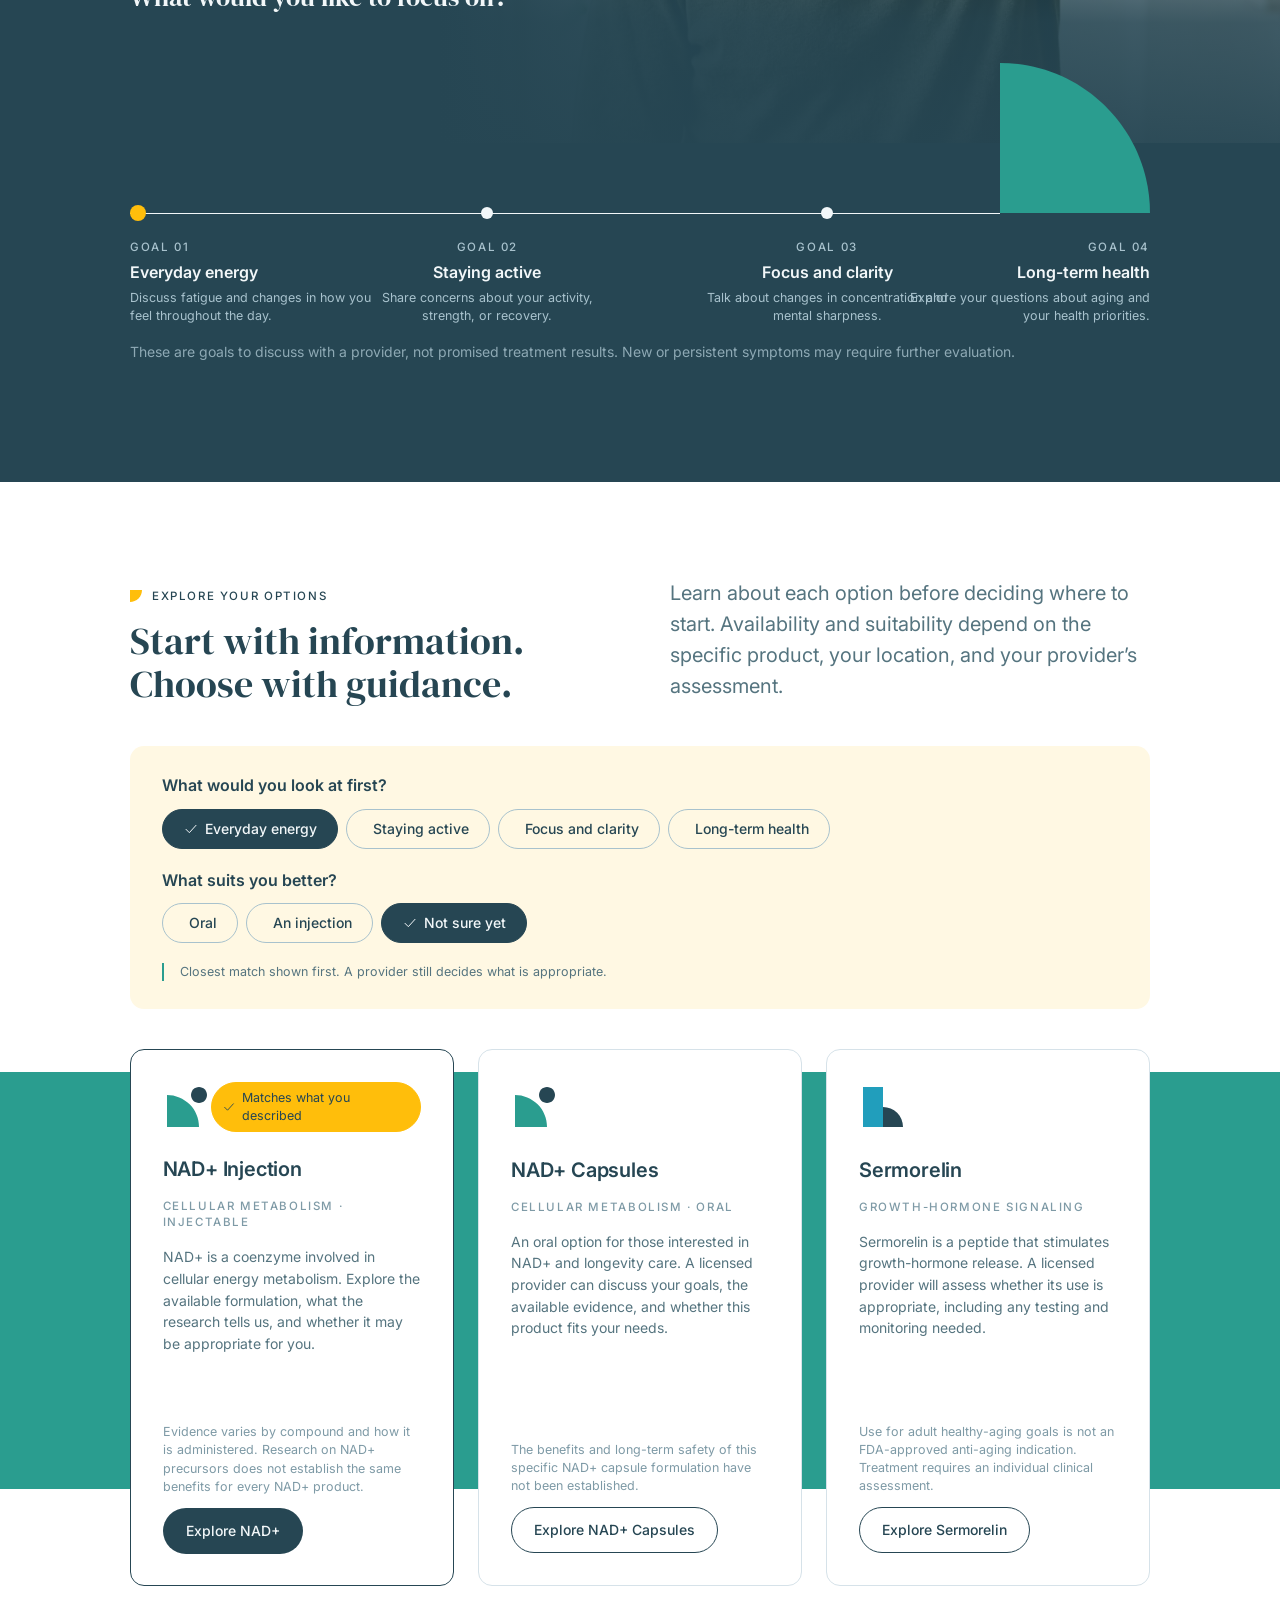
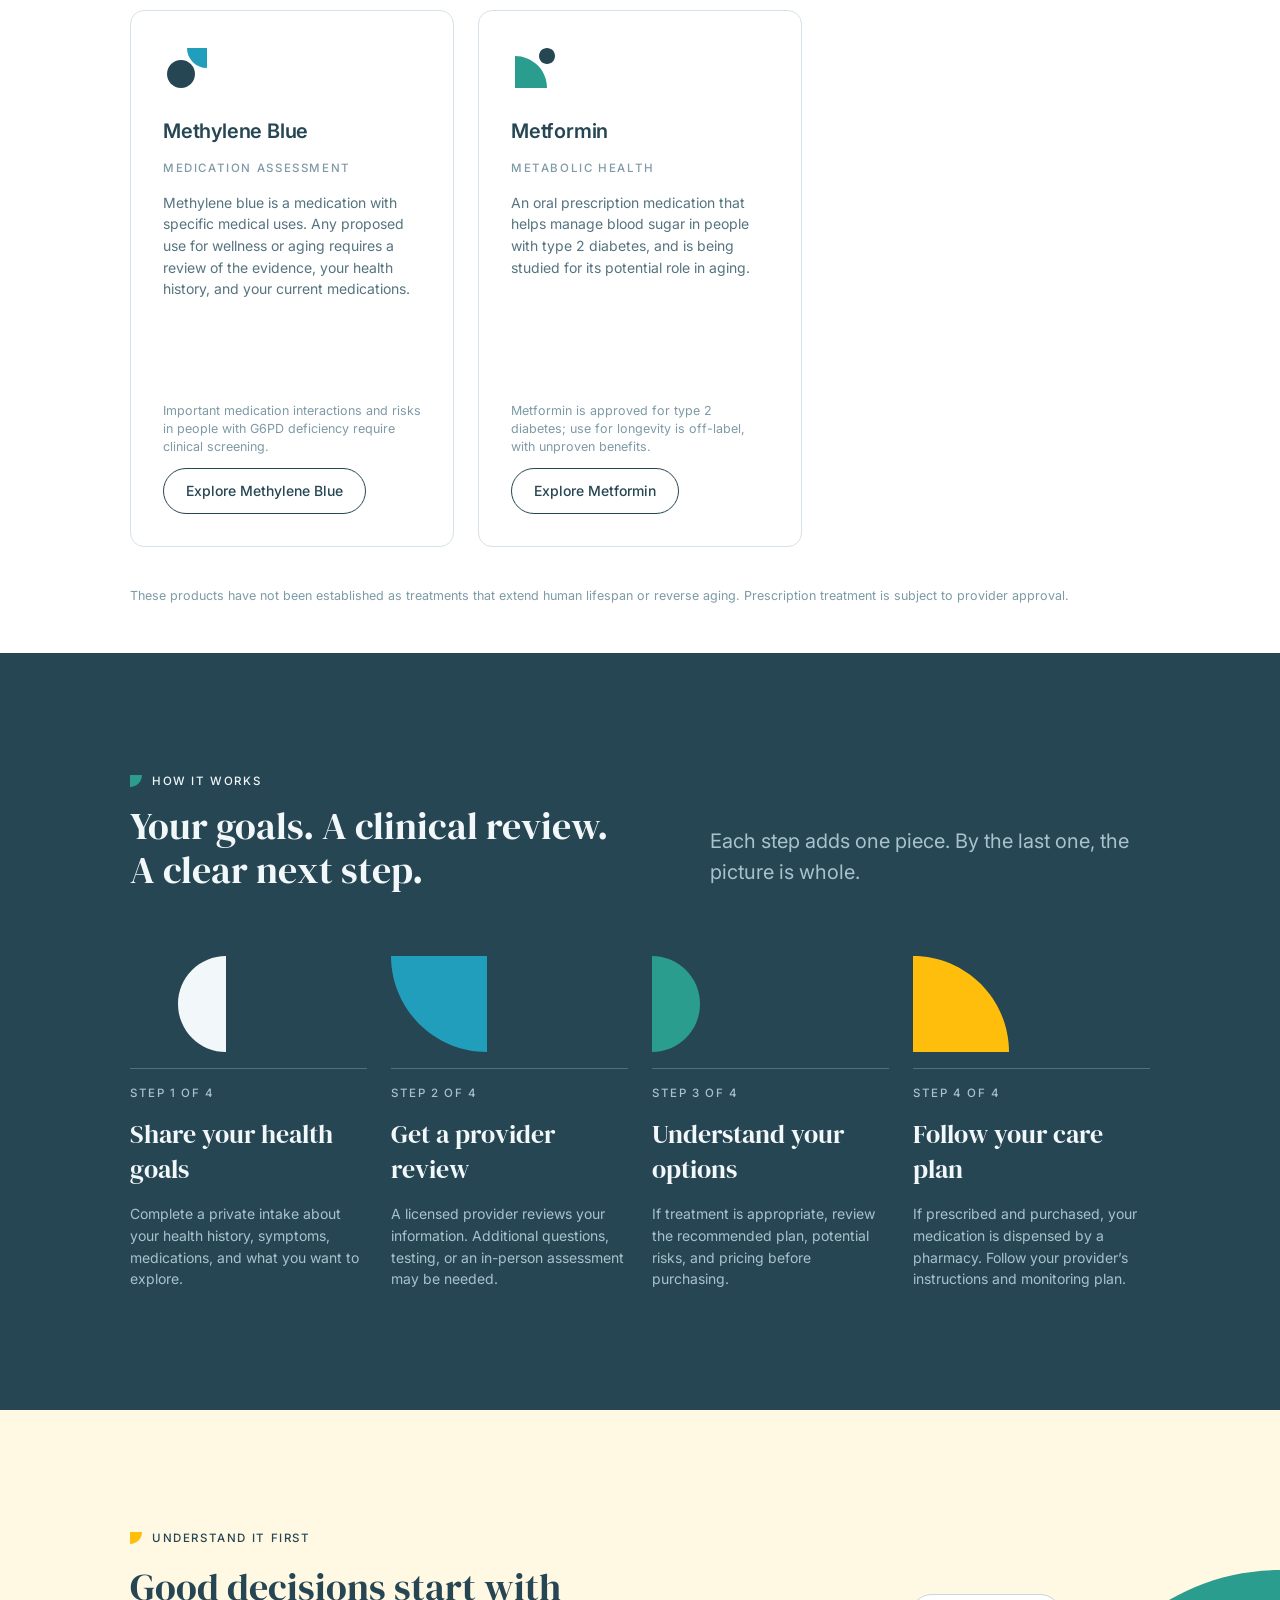
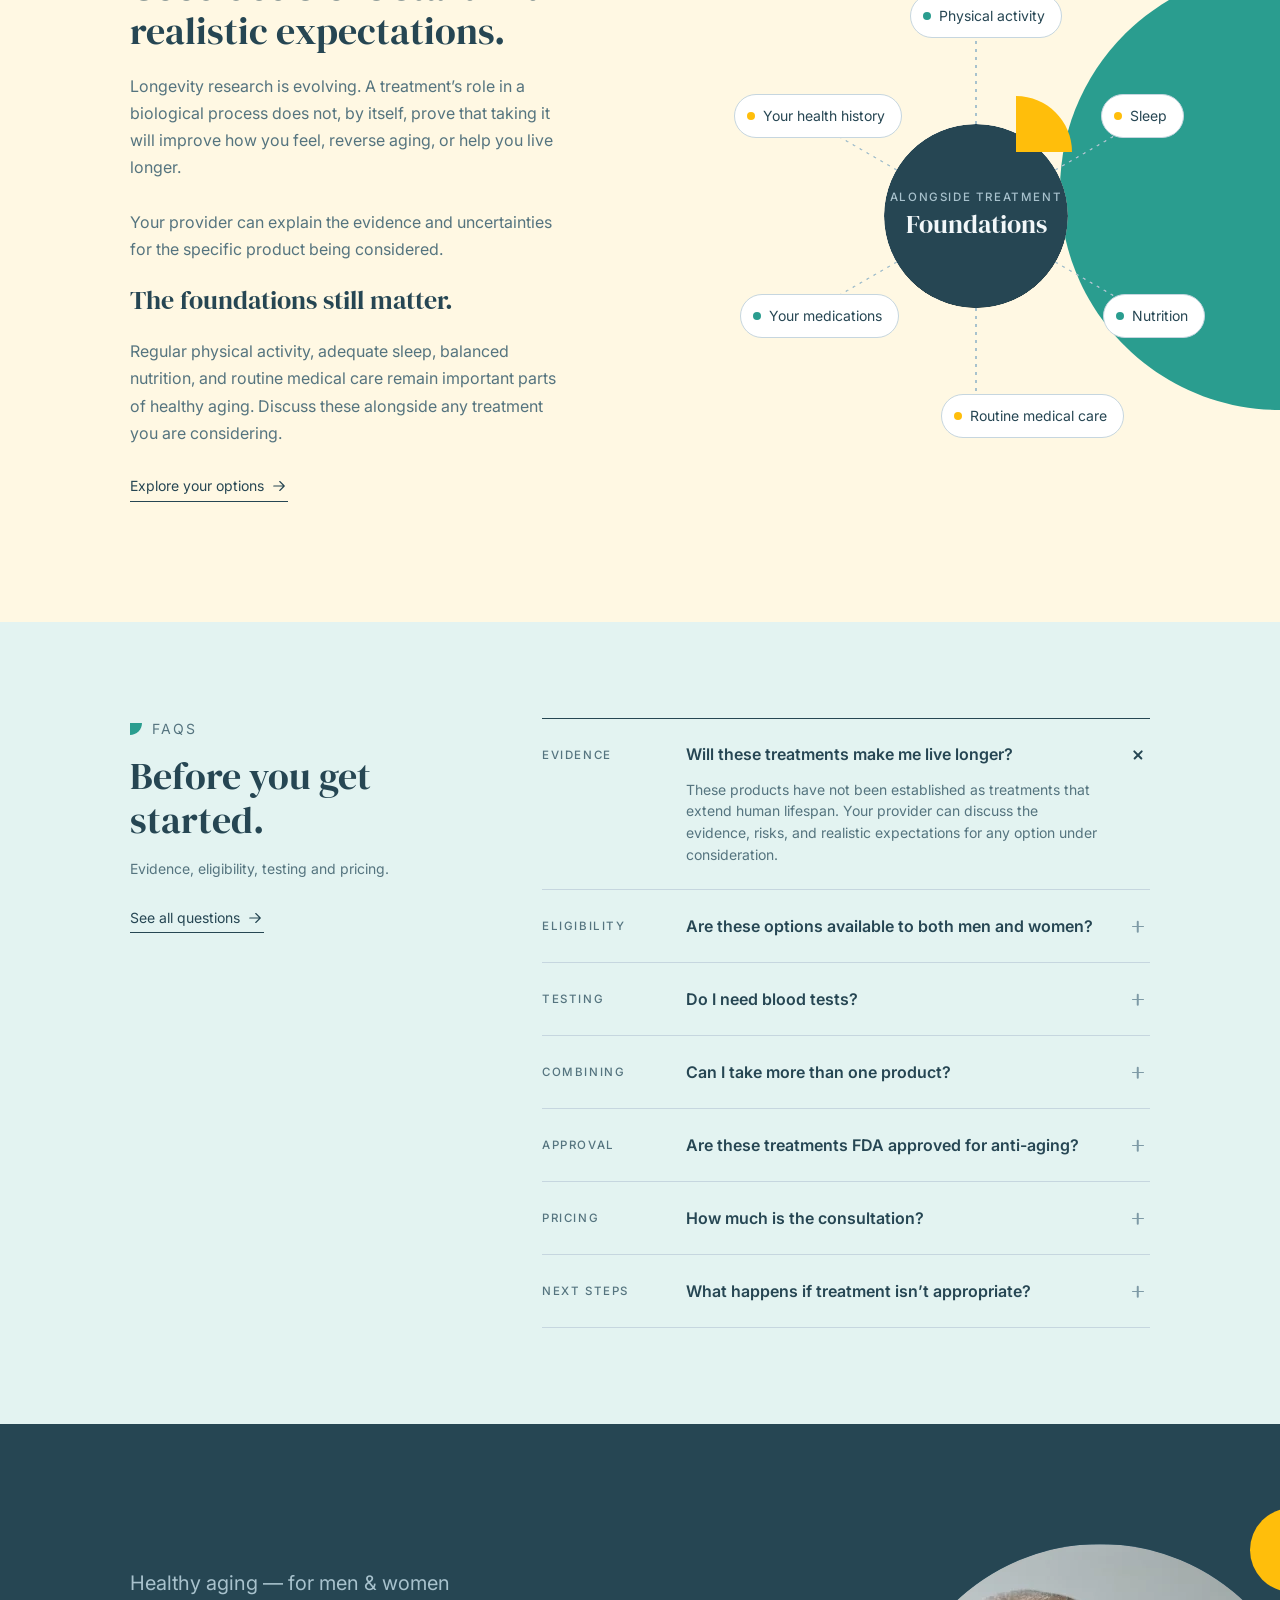
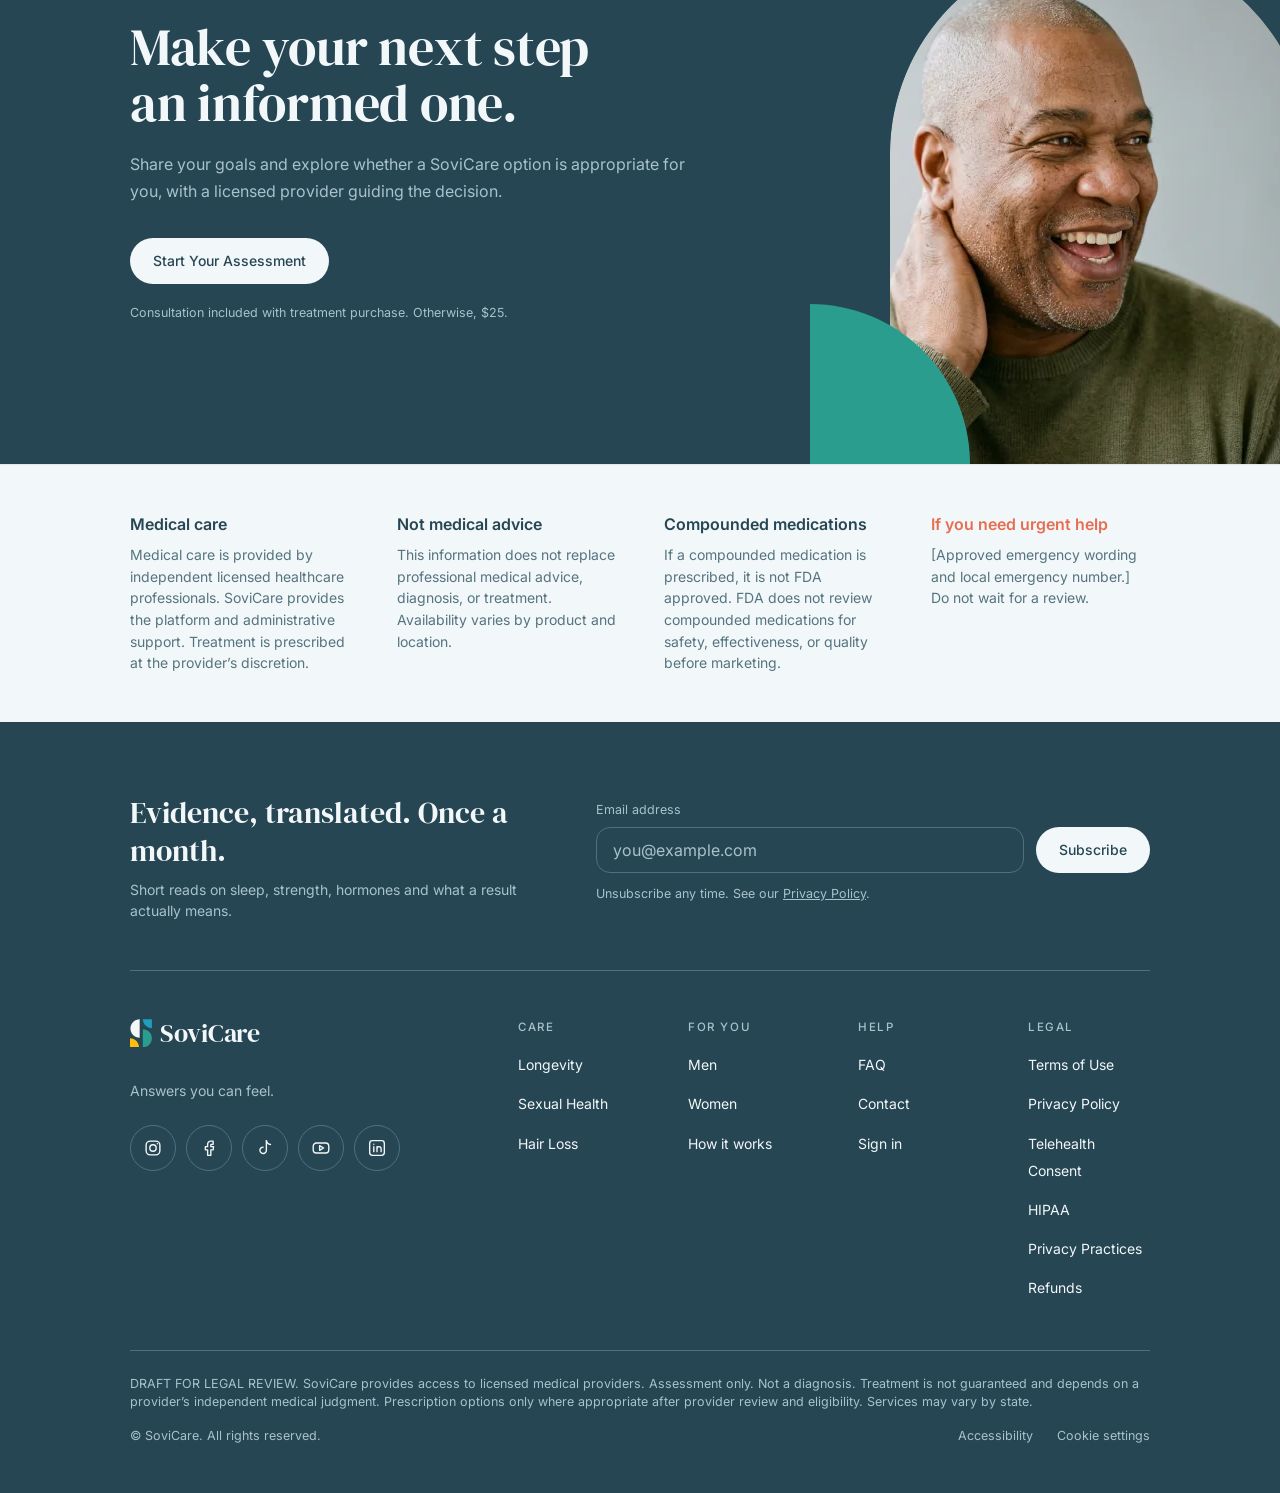
<file: longevity/index.html>
<!doctype html>
<html lang="en">
<head>
<meta charset="utf-8">
<base href="../">
<meta name="viewport" content="width=device-width, initial-scale=1, viewport-fit=cover">
<meta name="robots" content="noindex, nofollow">
<title>SoviCare — Healthy aging for men & women</title>
<meta name="description" content="Explore SoviCare’s healthy-aging options with a licensed provider who reviews your goals, medical history, and whether treatment is appropriate.">
<meta name="theme-color" content="#264653">
<link rel="icon" href="assets/logo-symbol-light.svg" type="image/svg+xml">
<link rel="preconnect" href="https://fonts.googleapis.com">
<link rel="preconnect" href="https://fonts.gstatic.com" crossorigin>
<link href="https://fonts.googleapis.com/css2?family=DM+Serif+Display:ital@0;1&family=Inter:wght@400;500;600&display=swap" rel="stylesheet">
<link rel="stylesheet" href="css/site.css?v=3">
<link rel="stylesheet" href="css/pages.css?v=3">
<script>document.documentElement.classList.add('js')</script>
</head>
<body>
<a class="skip" href="#main">Skip to content</a>

<header class="site-header">
  <div class="wrap bar">
    <a class="logo" href="./" aria-label="SoviCare home"><svg viewBox="0 0 22 28.3" fill="none" aria-hidden="true" focusable="false"><path class="p1" d="M9.67662 0.203597C7.21974 0.203597 4.86349 1.17959 3.12622 2.91686C1.38894 4.65414 0.412949 7.01039 0.412949 9.46727C0.412949 11.9241 1.38894 14.2804 3.12622 16.0177C4.86349 17.7549 7.21974 18.7309 9.67662 18.7309V0.203597Z" fill="#264653"/><path class="p2" d="M21.8924 0.203597H12.9342C12.9342 2.57948 13.878 4.85805 15.558 6.53805C17.238 8.21805 19.5166 9.16187 21.8924 9.16187V0.203597Z" fill="#219EBC"/><path class="p3" d="M12.8324 10.1799C15.2353 10.1799 17.5397 11.1344 19.2388 12.8335C20.9379 14.5326 21.8924 16.837 21.8924 19.2399C21.8924 21.6428 20.9379 23.9473 19.2388 25.6464C17.5397 27.3455 15.2353 28.3 12.8324 28.3V10.1799Z" fill="#2A9D8F"/><path class="p4" d="M0.00575507 28.3V19.3417C2.38164 19.3417 4.66021 20.2855 6.34021 21.9655C8.02021 23.6455 8.96403 25.9241 8.96403 28.3H0.00575507Z" fill="#FFBE0B"/></svg>SoviCare</a>
    <nav class="nav" aria-label="Main">
      <a href="longevity/" aria-current="page">Longevity</a>
      <a href="sexual-health/">Sexual Health</a>
      <a href="hair-loss/">Hair Loss</a>
      <a href="how-it-works/">How it works</a>
      <a href="faq/">FAQ</a>
      <a href="contact/">Contact</a>
    </nav>
    <div class="head-actions">
      <a class="btn btn-lg btn-outline" href="#signin">Sign in</a>
      <a class="btn btn-lg btn-primary" href="#start">Start with answers</a>
    </div>
    <button class="circle-btn menu-btn" type="button" aria-label="Open menu" aria-expanded="false" aria-controls="menu">
      <svg viewBox="0 0 24 24" fill="none" aria-hidden="true"><path d="M7 9.5h10M7 14.5h10" stroke="#264653" stroke-width="1.5" stroke-linecap="round"/></svg>
    </button>
  </div>
</header>

<div class="menu-panel" id="menu" role="dialog" aria-modal="true" aria-label="Menu" aria-hidden="true">
  <div class="bar">
    <a class="logo" href="./" aria-label="SoviCare home"><svg viewBox="0 0 22 28.3" fill="none" aria-hidden="true" focusable="false"><path class="p1" d="M9.67662 0.203597C7.21974 0.203597 4.86349 1.17959 3.12622 2.91686C1.38894 4.65414 0.412949 7.01039 0.412949 9.46727C0.412949 11.9241 1.38894 14.2804 3.12622 16.0177C4.86349 17.7549 7.21974 18.7309 9.67662 18.7309V0.203597Z" fill="#264653"/><path class="p2" d="M21.8924 0.203597H12.9342C12.9342 2.57948 13.878 4.85805 15.558 6.53805C17.238 8.21805 19.5166 9.16187 21.8924 9.16187V0.203597Z" fill="#219EBC"/><path class="p3" d="M12.8324 10.1799C15.2353 10.1799 17.5397 11.1344 19.2388 12.8335C20.9379 14.5326 21.8924 16.837 21.8924 19.2399C21.8924 21.6428 20.9379 23.9473 19.2388 25.6464C17.5397 27.3455 15.2353 28.3 12.8324 28.3V10.1799Z" fill="#2A9D8F"/><path class="p4" d="M0.00575507 28.3V19.3417C2.38164 19.3417 4.66021 20.2855 6.34021 21.9655C8.02021 23.6455 8.96403 25.9241 8.96403 28.3H0.00575507Z" fill="#FFBE0B"/></svg>SoviCare</a>
    <button class="circle-btn menu-close" type="button" aria-label="Close menu">
      <svg viewBox="0 0 24 24" fill="none" aria-hidden="true"><path d="M6.5 6.5l11 11M17.5 6.5l-11 11" stroke="#264653" stroke-width="1.5" stroke-linecap="round"/></svg>
    </button>
  </div>
  <div class="inner">
    <p class="t-label">Areas of care</p>
    <div class="menu-areas">
      <a href="longevity/"><svg class="mark" viewBox="0 0 32 32" fill="none" aria-hidden="true" focusable="false"><path class="p1" d="M2.66667 29.3333V5.33333C9.03186 5.33333 15.1364 7.8619 19.6372 12.3628C24.1381 16.8636 26.6667 22.9681 26.6667 29.3333H2.66667Z" fill="#2A9D8F"/><path class="p2" d="M25.3333 11.3333C27.9107 11.3333 30 9.244 30 6.66667C30 4.08934 27.9107 2 25.3333 2C22.756 2 20.6667 4.08934 20.6667 6.66667C20.6667 9.244 22.756 11.3333 25.3333 11.3333Z" fill="#219EBC"/></svg>Longevity<svg class="arr" viewBox="0 0 18 18" fill="none" aria-hidden="true" focusable="false"><path class="p-only" d="M3.75 9H14.25M9.75 13.5L14.25 9L9.75 4.5" stroke="#264653" stroke-width="1.125" stroke-linecap="round" stroke-linejoin="round"/></svg></a>
      <a href="sexual-health/"><svg class="mark" viewBox="0 0 32 32" fill="none" aria-hidden="true" focusable="false"><path class="p1" d="M14.6667 2.66667C11.1304 2.66667 7.73906 4.07142 5.23858 6.57191C2.73809 9.07239 1.33333 12.4638 1.33333 16C1.33333 19.5362 2.73809 22.9276 5.23858 25.4281C7.73906 27.9286 11.1304 29.3333 14.6667 29.3333V2.66667Z" fill="#264653"/><path class="p2" d="M17.3333 2.66667C20.8696 2.66667 24.2609 4.07142 26.7614 6.57191C29.2619 9.07239 30.6667 12.4638 30.6667 16C30.6667 19.5362 29.2619 22.9276 26.7614 25.4281C24.2609 27.9286 20.8696 29.3333 17.3333 29.3333V2.66667Z" fill="#219EBC"/></svg>Sexual Health<svg class="arr" viewBox="0 0 18 18" fill="none" aria-hidden="true" focusable="false"><path class="p-only" d="M3.75 9H14.25M9.75 13.5L14.25 9L9.75 4.5" stroke="#264653" stroke-width="1.125" stroke-linecap="round" stroke-linejoin="round"/></svg></a>
      <a href="hair-loss/"><svg class="mark" viewBox="0 0 32 32" fill="none" aria-hidden="true" focusable="false"><path class="p1" d="M16 2.66667C13.171 2.66667 10.4579 3.79047 8.45753 5.79086C6.45714 7.79125 5.33333 10.5044 5.33333 13.3333V29.3333H16V2.66667Z" fill="#264653"/><path class="p2" d="M16 2.66667C18.829 2.66667 21.5421 3.79047 23.5425 5.79086C25.5429 7.79125 26.6667 10.5044 26.6667 13.3333V29.3333H16V2.66667Z" fill="#FFBE0B"/></svg>Hair Loss<svg class="arr" viewBox="0 0 18 18" fill="none" aria-hidden="true" focusable="false"><path class="p-only" d="M3.75 9H14.25M9.75 13.5L14.25 9L9.75 4.5" stroke="#264653" stroke-width="1.125" stroke-linecap="round" stroke-linejoin="round"/></svg></a>
    </div>
    <div class="menu-links">
      <a href="how-it-works/">How it works</a>
      <a href="faq/">FAQ</a>
      <a href="contact/">Contact</a>
      <a href="men/">For men</a>
      <a href="women/">For women</a>
    </div>
    <a class="btn btn-primary" href="#start">Start with answers</a>
    <a class="btn btn-outline" href="#signin">Sign in</a>
    <p class="fine">Assessment only. Not a diagnosis.</p>
  </div>
</div>

<main id="main">
<!-- 02 Hero · category -->
<section class="ph-hero th-longevity" aria-labelledby="lg-title">
  <div class="kit ph-hero-half" data-kit="pivot-r" style="--d:0ms" aria-hidden="true"><img src="assets/lg/kit-half-green-hero.svg" alt="" width="440" height="880"></div>
  <div class="wrap ph-hero-grid">
    <div class="ph-hero-copy">
      <p class="ph-crumb t-label" data-reveal><img src="assets/lg/mark-longevity-32.svg" alt="" width="32" height="32">Healthy aging — for men &amp; women</p>
      <h1 class="t-display" id="lg-title" data-reveal style="--i:1">Your next chapter.<br>Worth investing in.</h1>
      <p class="t-lead ph-lead" data-reveal style="--i:2">Take a more informed approach to your health. Explore SoviCare’s healthy-aging options with a licensed provider who reviews your goals, medical history, and whether treatment is appropriate.</p>
      <div class="ph-btns" data-reveal style="--i:3">
        <a class="btn btn-primary" href="#start" data-sticky-start>Start Your Assessment</a>
        <a class="btn btn-outline" href="longevity/#options">Explore Your Options</a>
      </div>
      <div class="ph-reassure-wrap" data-reveal style="--i:4">
        <ul class="reassure ph-reassure">
          <li><img src="assets/icon-duration.svg" alt="" width="20" height="20">About 2 minutes</li>
          <li><img src="assets/icon-privacy.svg" alt="" width="20" height="20">No account to start</li>
          <li><img src="assets/sh/icon-provider.svg" alt="" width="20" height="20">Licensed-provider review</li>
        </ul>
        <p class="t-caption caption-c">Consultation included with treatment purchase. Otherwise, $25.</p>
      </div>
    </div>
    <div class="ph-hero-art" aria-hidden="true">
      <div class="lg-art">
        <div class="lg-quarter"><img src="assets/lg/hero-quarter.webp" alt="" width="480" height="480"></div>
        <div class="lg-circle"><img src="assets/lg/kit-circle-blue-hero.svg" alt="" width="150" height="150"></div>
      </div>
      <div class="ph-note">
        <img src="assets/lg/mark-test-40.svg" alt="" width="40" height="40">
        <div><b>A licensed provider reviews your goals</b><span>Additional testing only if it is needed.</span></div>
      </div>
    </div>
  </div>
</section>

<!-- 03 Trust strip -->
<section class="ph-trust th-longevity" aria-label="What to expect">
  <ul class="wrap">
    <li data-reveal><img class="ph-mark" src="assets/sh/mark-assess.svg" alt="" width="48" height="48"><div><b>Private online assessment</b><span>Share your history and goals from home.</span></div></li>
    <li data-reveal style="--i:1"><img class="ph-mark" src="assets/sh/mark-review.svg" alt="" width="48" height="48"><div><b>Licensed-provider review</b><span>A licensed provider reviews every intake.</span></div></li>
    <li data-reveal style="--i:2"><img class="ph-mark" src="assets/sh/mark-privacy.svg" alt="" width="48" height="48"><div><b>Clear treatment pricing</b><span>Pricing is shown before you purchase.</span></div></li>
    <li data-reveal style="--i:3"><img class="ph-mark" src="assets/sh/mark-track.svg" alt="" width="48" height="48"><div><b>For men &amp; women</b><span>Healthy-aging care for adults of all genders.</span></div></li>
  </ul>
</section>

<!-- 04 Statement · photo band · four goals -->
<section class="sh-statement lg-statement bg-dark th-longevity" aria-labelledby="lg-why">
  <div class="sh-st-photo" aria-hidden="true"><img src="assets/lg/statement-photo.webp" alt="" width="840" height="748"></div>
  <div class="sh-st-fade" aria-hidden="true"></div>
  <div class="sh-st-bottom" aria-hidden="true"></div>
  <div class="wrap">
    <div class="sh-st-head" data-reveal>
      <p class="eyebrow t-label"><img src="assets/lg/eyebrow-green.svg" alt="" width="12" height="12">A longer view of your health</p>
      <h2 class="t-h1" id="lg-why">Make room for the things you want to keep doing.</h2>
      <div class="t-lead sh-paras"><p>Keeping up with your family. Staying active. Being present for the work and people you care about. Healthy aging starts with what matters to you and an honest conversation about your health.</p><p>Tell us what has changed and what you want to understand. A licensed provider can assess whether our available options fit your needs or whether another approach to care is a better next step.</p></div>
    </div>
    <h3 class="t-h3 lg-focus" data-reveal>What would you like to focus on?</h3>
    <div class="sh-path" data-path>
      <i class="sh-axis" aria-hidden="true"></i>
      <ol>
        <li style="--i:0"><img class="sh-tick sh-tick-first" src="assets/lg/tick-yellow.svg" alt="" width="16" height="16"><span class="t-label">Goal 01</span><b>Everyday energy</b><span class="t-caption">Discuss fatigue and changes in how you <br>feel throughout the day.</span></li>
        <li style="--i:1"><img class="sh-tick" src="assets/sh/tick-mist.svg" alt="" width="12" height="12"><span class="t-label">Goal 02</span><b>Staying active</b><span class="t-caption">Share concerns about your activity, <br>strength, or recovery.</span></li>
        <li style="--i:2"><img class="sh-tick" src="assets/sh/tick-mist.svg" alt="" width="12" height="12"><span class="t-label">Goal 03</span><b>Focus and clarity</b><span class="t-caption">Talk about changes in concentration and <br>mental sharpness.</span></li>
        <li style="--i:3"><span class="t-label">Goal 04</span><b>Long-term health</b><span class="t-caption">Explore your questions about aging and <br>your health priorities.</span></li>
      </ol>
      <div class="kit sh-door lg-rise" data-kit="pivot-bl" style="--d:900ms" aria-hidden="true"><img src="assets/lg/kit-quarter-green-goal.svg" alt="" width="150" height="150"></div>
    </div>
    <p class="lg-st-note">These are goals to discuss with a provider, not promised treatment results. New or persistent symptoms may require further evaluation.</p>
  </div>
</section>

<!-- 05 Choose · goal cards -->
<section class="sh-choose lg-choose th-longevity" id="options" aria-labelledby="lg-choose-title">
  <div class="sh-band" aria-hidden="true"></div>
  <div class="wrap">
    <div class="sec-head" data-reveal>
      <div>
        <p class="eyebrow t-label"><img src="assets/lg/eyebrow-yellow.svg" alt="" width="12" height="12">Explore your options</p>
        <h2 class="t-h2" id="lg-choose-title" tabindex="-1">Start with information.<br>Choose with guidance.</h2>
      </div>
      <p class="t-lead">Learn about each option before deciding where to start. Availability and suitability depend on the specific product, your location, and your provider’s assessment.</p>
    </div>
    <div class="sh-picker" data-reveal style="--i:1">
      <div class="sh-q">
        <p class="t-item" id="lq1-label">What would you look at first?</p>
        <div class="chips" role="radiogroup" aria-labelledby="lq1-label" data-q="1">
          <button class="chip" type="button" role="radio" aria-checked="true" data-v="energy">Everyday energy</button>
          <button class="chip" type="button" role="radio" aria-checked="false" data-v="active">Staying active</button>
          <button class="chip" type="button" role="radio" aria-checked="false" data-v="focus">Focus and clarity</button>
          <button class="chip" type="button" role="radio" aria-checked="false" data-v="longterm">Long-term health</button>
        </div>
      </div>
      <div class="sh-q">
        <p class="t-item" id="lq2-label">What suits you better?</p>
        <div class="chips" role="radiogroup" aria-labelledby="lq2-label" data-q="2">
          <button class="chip" type="button" role="radio" aria-checked="false" data-v="oral">Oral</button>
          <button class="chip" type="button" role="radio" aria-checked="false" data-v="injection">An injection</button>
          <button class="chip" type="button" role="radio" aria-checked="true" data-v="unsure">Not sure yet</button>
        </div>
      </div>
      <p class="sh-match-note t-caption">Closest match shown first. A provider still decides what is appropriate.</p>
    </div>
    <div class="sh-cards lg-cards" data-goals aria-live="polite">
      <article class="pcard is-match" data-product="nad-injection" data-format="injection" data-goals="energy" data-reveal style="--i:2">
        <div class="pcard-top">
          <img class="ph-mark" src="assets/sh/mark-track.svg" alt="" width="48" height="48">
          <span class="pcard-badge"><img src="assets/sh/icon-check-teal.svg" alt="" width="14" height="14">Matches what you described</span>
        </div>
        <h3 class="t-card"><a class="stretch" href="#start">NAD+ Injection</a></h3>
        <p class="t-label pcard-line">Cellular metabolism · injectable</p>
        <div class="pcard-desc"><p>NAD+ is a coenzyme involved in cellular energy metabolism. Explore the available formulation, what the research tells us, and whether it may be appropriate for you.</p></div>
        <p class="pcard-note">Evidence varies by compound and how it is administered. Research on NAD+ precursors does not establish the same benefits for every NAD+ product.</p>
        <a class="btn btn-primary" href="#start" tabindex="-1">Explore NAD+</a>
      </article>
      <article class="pcard" data-product="nad-capsules" data-format="oral" data-goals="energy" data-reveal style="--i:3">
        <div class="pcard-top">
          <img class="ph-mark" src="assets/sh/mark-track.svg" alt="" width="48" height="48">
          <span class="pcard-badge"><img src="assets/sh/icon-check-teal.svg" alt="" width="14" height="14">Matches what you described</span>
        </div>
        <h3 class="t-card"><a class="stretch" href="#start">NAD+ Capsules</a></h3>
        <p class="t-label pcard-line">Cellular metabolism · oral</p>
        <div class="pcard-desc"><p>An oral option for those interested in NAD+ and longevity care. A licensed provider can discuss your goals, the available evidence, and whether this product fits your needs.</p></div>
        <p class="pcard-note">The benefits and long-term safety of this specific NAD+ capsule formulation have not been established.</p>
        <a class="btn btn-outline" href="#start" tabindex="-1">Explore NAD+ Capsules</a>
      </article>
      <article class="pcard" data-product="sermorelin" data-format="injection" data-goals="active" data-reveal style="--i:4">
        <div class="pcard-top">
          <img class="ph-mark" src="assets/lg/mark-renew.svg" alt="" width="48" height="48">
          <span class="pcard-badge"><img src="assets/sh/icon-check-teal.svg" alt="" width="14" height="14">Matches what you described</span>
        </div>
        <h3 class="t-card"><a class="stretch" href="#start">Sermorelin</a></h3>
        <p class="t-label pcard-line">Growth-hormone signaling</p>
        <div class="pcard-desc"><p>Sermorelin is a peptide that stimulates growth-hormone release. A licensed provider will assess whether its use is appropriate, including any testing and monitoring needed.</p></div>
        <p class="pcard-note">Use for adult healthy-aging goals is not an FDA-approved anti-aging indication. Treatment requires an individual clinical assessment.</p>
        <a class="btn btn-outline" href="#start" tabindex="-1">Explore Sermorelin</a>
      </article>
      <article class="pcard" data-product="methylene-blue" data-format="oral" data-goals="focus" data-reveal style="--i:5">
        <div class="pcard-top">
          <img class="ph-mark" src="assets/lg/mark-test.svg" alt="" width="48" height="48">
          <span class="pcard-badge"><img src="assets/sh/icon-check-teal.svg" alt="" width="14" height="14">Matches what you described</span>
        </div>
        <h3 class="t-card"><a class="stretch" href="#start">Methylene Blue</a></h3>
        <p class="t-label pcard-line">Medication assessment</p>
        <div class="pcard-desc"><p>Methylene blue is a medication with specific medical uses. Any proposed use for wellness or aging requires a review of the evidence, your health history, and your current medications.</p></div>
        <p class="pcard-note">Important medication interactions and risks in people with G6PD deficiency require clinical screening.</p>
        <a class="btn btn-outline" href="#start" tabindex="-1">Explore Methylene Blue</a>
      </article>
      <article class="pcard" data-product="metformin" data-format="oral" data-goals="longterm" data-reveal style="--i:6">
        <div class="pcard-top">
          <img class="ph-mark" src="assets/sh/mark-track.svg" alt="" width="48" height="48">
          <span class="pcard-badge"><img src="assets/sh/icon-check-teal.svg" alt="" width="14" height="14">Matches what you described</span>
        </div>
        <h3 class="t-card"><a class="stretch" href="#start">Metformin</a></h3>
        <p class="t-label pcard-line">Metabolic health</p>
        <div class="pcard-desc"><p>An oral prescription medication that helps manage blood sugar in people with type 2 diabetes, and is being studied for its potential role in aging.</p></div>
        <p class="pcard-note">Metformin is approved for type 2 diabetes; use for longevity is off-label, with unproven benefits.</p>
        <a class="btn btn-outline" href="#start" tabindex="-1">Explore Metformin</a>
      </article>
    </div>
    <p class="t-caption caption-c sh-fine">These products have not been established as treatments that extend human lifespan or reverse aging. Prescription treatment is subject to provider approval.</p>
  </div>
</section>

<!-- 06 How it works · dark -->
<section class="sh-hiw bg-dark" id="how" aria-labelledby="lg-hiw-title">
  <div class="wrap">
    <div class="sec-head" data-reveal>
      <div>
        <p class="eyebrow t-label"><img src="assets/lg/eyebrow-green.svg" alt="" width="12" height="12">How it works</p>
        <h2 class="t-h2" id="lg-hiw-title">Your goals. A clinical review.<br>A clear next step.</h2>
      </div>
      <p class="t-lead">Each step adds one piece. By the last one, the picture is whole.</p>
    </div>
    <ol class="sh-steps" data-steps>
      <li style="--i:0"><div class="sh-slot"><img class="sh-piece" style="left:48px;width:48px" src="assets/sh/kit-half-mist.svg" alt="" width="48" height="96"></div><span class="t-label">Step 1 of 4</span><h3 class="t-h3">Share your health goals</h3><p>Complete a private intake about your health history, symptoms, medications, and what you want to explore.</p></li>
      <li style="--i:1"><div class="sh-slot"><img class="sh-piece" src="assets/lg/kit-quarter-blue.svg" alt="" width="96" height="96"></div><span class="t-label">Step 2 of 4</span><h3 class="t-h3">Get a provider review</h3><p>A licensed provider reviews your information. Additional questions, testing, or an in-person assessment may be needed.</p></li>
      <li style="--i:2"><div class="sh-slot"><img class="sh-piece" style="width:48px" src="assets/lg/kit-half-green.svg" alt="" width="48" height="96"></div><span class="t-label">Step 3 of 4</span><h3 class="t-h3">Understand your options</h3><p>If treatment is appropriate, review the recommended plan, potential risks, and pricing before purchasing.</p></li>
      <li style="--i:3"><div class="sh-slot"><img class="sh-piece" src="assets/lg/kit-quarter-yellow.svg" alt="" width="96" height="96"></div><span class="t-label">Step 4 of 4</span><h3 class="t-h3">Follow your care plan</h3><p>If prescribed and purchased, your medication is dispensed by a pharmacy. Follow your provider’s instructions and monitoring plan.</p></li>
    </ol>
  </div>
</section>

<!-- 07 Education · realistic expectations -->
<section class="sh-edu th-longevity" aria-labelledby="lg-edu-title">
  <div class="kit sh-edu-kit" data-kit="pivot-r" aria-hidden="true"><img src="assets/lg/kit-half-blue-edge.svg" alt="" width="220" height="440"></div>
  <div class="wrap sh-split">
    <div class="sh-copy" data-reveal>
      <p class="eyebrow t-label"><img src="assets/lg/eyebrow-yellow.svg" alt="" width="12" height="12">Understand it first</p>
      <h2 class="t-h2" id="lg-edu-title">Good decisions start with realistic expectations.</h2>
      <div class="t-body muted sh-paras"><p>Longevity research is evolving. A treatment’s role in a biological process does not, by itself, prove that taking it will improve how you feel, reverse aging, or help you live longer.</p><p>Your provider can explain the evidence and uncertainties for the specific product being considered.</p></div>
      <h3 class="t-h3">The foundations still matter.</h3>
      <p class="t-body muted">Regular physical activity, adequate sleep, balanced nutrition, and routine medical care remain important parts of healthy aging. Discuss these alongside any treatment you are considering.</p>
      <a class="link-arrow" href="longevity/#options" data-focus="#lg-choose-title">Explore your options <img src="assets/icon-arrow.svg" alt="" width="18" height="18"></a>
    </div>
    <div class="sh-diagram-wrap">
      <div class="sh-diagram" data-diagram>
        <div class="sh-link" style="left:334px;top:60px;height:108px;width:0"><img style="transform:rotate(-90deg)" src="assets/sh/link-1.svg" alt=""></div>
        <div class="sh-link" style="left:413.67px;top:160px;width:93.53px;height:54px"><img style="transform:rotate(-30deg)" src="assets/sh/link-2.svg" alt=""></div>
        <div class="sh-link" style="left:413.67px;top:306px;width:93.53px;height:54px"><img style="transform:rotate(30deg)" src="assets/sh/link-3.svg" alt=""></div>
        <div class="sh-link" style="left:334px;top:352px;height:108px;width:0"><img style="transform:rotate(90deg)" src="assets/sh/link-4.svg" alt=""></div>
        <div class="sh-link" style="left:160.79px;top:306px;width:93.53px;height:54px"><img style="transform:rotate(150deg)" src="assets/sh/link-5.svg" alt=""></div>
        <div class="sh-link" style="left:160.79px;top:160px;width:93.53px;height:54px"><img style="transform:rotate(-150deg)" src="assets/sh/link-6.svg" alt=""></div>
        <div class="sh-core" aria-hidden="true">
          <img src="assets/sh/core.webp" alt="" width="184" height="184">
          <img src="assets/sh/core-wash.svg" alt="" width="184" height="184">
          <div class="sh-core-txt"><span class="t-label">Alongside treatment</span><span class="t-h3">Foundations</span></div>
        </div>
        <img class="lg-core-q" src="assets/lg/kit-quarter-yellow-core.svg" alt="" width="56" height="56" aria-hidden="true">
        <button class="cause" type="button" aria-expanded="false" style="left:267.5px;top:38px;--i:0"><img src="assets/lg/dot-green.svg" alt="" width="8" height="8">Physical activity<span class="cause-note" role="note">Regular activity remains part of healthy aging.</span></button>
        <button class="cause" type="button" aria-expanded="false" style="left:458.71px;top:138px;--i:1"><img src="assets/lg/dot-yellow.svg" alt="" width="8" height="8">Sleep<span class="cause-note" role="note">Adequate sleep matters alongside any treatment.</span></button>
        <button class="cause" type="button" aria-expanded="false" style="left:460.71px;top:338px;--i:2"><img src="assets/lg/dot-green.svg" alt="" width="8" height="8">Nutrition<span class="cause-note" role="note">Balanced nutrition is part of the foundation.</span></button>
        <button class="cause" type="button" aria-expanded="false" style="left:298.5px;top:438px;--i:3"><img src="assets/lg/dot-yellow.svg" alt="" width="8" height="8">Routine medical care<span class="cause-note" role="note">Keep up with routine care and check-ups.</span></button>
        <button class="cause" type="button" aria-expanded="false" style="left:98.29px;top:338px;--i:4"><img src="assets/lg/dot-green.svg" alt="" width="8" height="8">Your medications<span class="cause-note" role="note">Share all medications and supplements with your provider.</span></button>
        <button class="cause" type="button" aria-expanded="false" style="left:92.29px;top:138px;--i:5"><img src="assets/lg/dot-yellow.svg" alt="" width="8" height="8">Your health history<span class="cause-note" role="note">Your provider reviews it before anything is recommended.</span></button>
      </div>
    </div>
  </div>
</section>

<!-- 08 FAQ -->
<section class="sh-faq th-longevity" aria-labelledby="lg-faq-title">
  <div class="kit lg-faq-kit" data-kit="pivot-r" aria-hidden="true"><img src="assets/lg/kit-quarter-yellow-faq.svg" alt="" width="200" height="200"></div>
  <div class="wrap faq-grid">
    <div class="faq-side" data-reveal>
      <p class="eyebrow t-label"><img src="assets/lg/eyebrow-green.svg" alt="" width="12" height="12">FAQs</p>
      <h2 class="t-h2" id="lg-faq-title">Before you get started.</h2>
      <p>Evidence, eligibility, testing and pricing.</p>
      <a class="link-arrow" href="faq/">See all questions <img src="assets/icon-arrow.svg" alt="" width="18" height="18"></a>
    </div>
    <div data-reveal style="--i:1">
      <div class="acc" data-hash>
        <div class="acc-item" id="live-longer"><button class="acc-btn" type="button" aria-expanded="true" aria-controls="lg-faq-1"><span class="t-label">Evidence</span><span class="q">Will these treatments make me live longer?</span><span class="pm" aria-hidden="true"><i></i><i></i></span></button><div class="acc-panel open" id="lg-faq-1"><div><p>These products have not been established as treatments that extend human lifespan. Your provider can discuss the evidence, risks, and realistic expectations for any option under consideration.</p></div></div></div>
        <div class="acc-item" id="men-and-women"><button class="acc-btn" type="button" aria-expanded="false" aria-controls="lg-faq-2"><span class="t-label">Eligibility</span><span class="q">Are these options available to both men and women?</span><span class="pm" aria-hidden="true"><i></i><i></i></span></button><div class="acc-panel" id="lg-faq-2"><div><p>SoviCare’s healthy-aging category is designed for adults of all genders. Eligibility for a particular treatment depends on the product, medical history, pregnancy or breastfeeding status, and provider assessment.</p></div></div></div>
        <div class="acc-item" id="blood-tests"><button class="acc-btn" type="button" aria-expanded="false" aria-controls="lg-faq-3"><span class="t-label">Testing</span><span class="q">Do I need blood tests?</span><span class="pm" aria-hidden="true"><i></i><i></i></span></button><div class="acc-panel" id="lg-faq-3"><div><p>That depends on the treatment and your medical history. Your provider may require testing or recommend further evaluation before prescribing. Any testing requirements and costs will be explained before you proceed.</p></div></div></div>
        <div class="acc-item" id="more-than-one"><button class="acc-btn" type="button" aria-expanded="false" aria-controls="lg-faq-4"><span class="t-label">Combining</span><span class="q">Can I take more than one product?</span><span class="pm" aria-hidden="true"><i></i><i></i></span></button><div class="acc-panel" id="lg-faq-4"><div><p>Do not combine treatments on your own. Share all medications and supplements with your provider so they can assess interactions and suitability.</p></div></div></div>
        <div class="acc-item" id="fda-approved"><button class="acc-btn" type="button" aria-expanded="false" aria-controls="lg-faq-5"><span class="t-label">Approval</span><span class="q">Are these treatments FDA approved for anti-aging?</span><span class="pm" aria-hidden="true"><i></i><i></i></span></button><div class="acc-panel" id="lg-faq-5"><div><p>The products listed here are not presented as FDA-approved anti-aging treatments. Approval for one formulation or medical condition does not establish approval for another use. Compounded medications are not FDA approved.</p></div></div></div>
        <div class="acc-item" id="consultation-cost"><button class="acc-btn" type="button" aria-expanded="false" aria-controls="lg-faq-6"><span class="t-label">Pricing</span><span class="q">How much is the consultation?</span><span class="pm" aria-hidden="true"><i></i><i></i></span></button><div class="acc-panel" id="lg-faq-6"><div><p>Your consultation is included when you purchase treatment. If you do not purchase treatment, the consultation costs $25. Medication pricing is shown before purchase.</p></div></div></div>
        <div class="acc-item" id="not-appropriate"><button class="acc-btn" type="button" aria-expanded="false" aria-controls="lg-faq-7"><span class="t-label">Next steps</span><span class="q">What happens if treatment isn’t appropriate?</span><span class="pm" aria-hidden="true"><i></i><i></i></span></button><div class="acc-panel" id="lg-faq-7"><div><p>Your provider may recommend further evaluation or another approach to care. Completing an assessment or consultation does not guarantee a prescription.</p></div></div></div>
      </div>
    </div>
  </div>
</section>

<!-- 09 Final CTA · dark -->
<section class="sh-final bg-dark" id="start" aria-labelledby="lg-final-title" data-sticky-end>
  <div class="wrap sh-final-grid">
    <div class="sh-final-copy" data-reveal>
      <p class="t-lead">Healthy aging — for men &amp; women</p>
      <h2 class="t-h1" id="lg-final-title">Make your next step <br>an informed one.</h2>
      <p class="t-body">Share your goals and explore whether a SoviCare option is appropriate for you, with a licensed provider guiding the decision.</p>
      <div><a class="btn btn-ondark ph-demo" href="#start">Start Your Assessment</a></div>
      <p class="t-caption">Consultation included with treatment purchase. Otherwise, $25.</p>
      <p class="t-caption ph-demo-msg" aria-live="polite"></p>
    </div>
    <div class="sh-final-art" aria-hidden="true">
      <div class="sh-final-arch" data-wipe><img src="assets/lg/final-photo.webp" alt="" width="420" height="520"></div>
      <div class="kit lg-final-q" data-kit="pivot-r" style="--d:200ms"><img src="assets/lg/kit-quarter-green-final.svg" alt="" width="160" height="160"></div>
      <div class="kit sh-final-circle" data-kit="pivot-tl" style="--d:400ms"><img src="assets/lg/kit-circle-yellow.svg" alt="" width="84" height="84"></div>
    </div>
  </div>
</section>

</main>

<!-- 11a Legal band -->
<section class="legal" aria-label="About this service">
  <div class="wrap cols cols-4">
    <div><b>Medical care</b><p>Medical care is provided by independent licensed healthcare professionals. SoviCare provides the platform and administrative support. Treatment is prescribed at the provider’s discretion.</p></div>
    <div><b>Not medical advice</b><p>This information does not replace professional medical advice, diagnosis, or treatment. Availability varies by product and location.</p></div>
    <div><b>Compounded medications</b><p>If a compounded medication is prescribed, it is not FDA approved. FDA does not review compounded medications for safety, effectiveness, or quality before marketing.</p></div>
    <div class="urgent"><b>If you need urgent help</b><p>[Approved emergency wording and local emergency number.] Do not wait for a review.</p></div>
  </div>
</section>

<!-- 11b Footer (dark) -->
<footer class="footer">
  <div class="wrap">
    <div class="news">
      <div><h2>Evidence, translated. Once a month.</h2><p>Short reads on sleep, strength, hormones and what a result actually means.</p></div>
      <form novalidate>
        <label for="news-email">Email address</label>
        <input id="news-email" type="email" name="email" placeholder="you@example.com" autocomplete="email" required>
        <button class="btn btn-ondark" type="submit">Subscribe</button>
        <p class="hint">Unsubscribe any time. See our <a href="privacy/">Privacy Policy</a>.</p>
        <p class="ok" aria-live="polite"></p>
      </form>
    </div>
    <div class="foot-main">
      <div class="foot-brand">
        <a class="logo" href="./" aria-label="SoviCare home"><svg viewBox="0 0 22 28.3" fill="none" aria-hidden="true" focusable="false"><path class="p1" d="M9.67662 0.203597C7.21974 0.203597 4.86349 1.17959 3.12622 2.91686C1.38894 4.65414 0.412949 7.01039 0.412949 9.46727C0.412949 11.9241 1.38894 14.2804 3.12622 16.0177C4.86349 17.7549 7.21974 18.7309 9.67662 18.7309V0.203597Z" fill="#F2F7F9"/><path class="p2" d="M21.8924 0.203597H12.9342C12.9342 2.57948 13.878 4.85805 15.558 6.53805C17.238 8.21805 19.5166 9.16187 21.8924 9.16187V0.203597Z" fill="#219EBC"/><path class="p3" d="M12.8324 10.1799C15.2353 10.1799 17.5397 11.1344 19.2388 12.8335C20.9379 14.5326 21.8924 16.837 21.8924 19.2399C21.8924 21.6428 20.9379 23.9473 19.2388 25.6464C17.5397 27.3455 15.2353 28.3 12.8324 28.3V10.1799Z" fill="#2A9D8F"/><path class="p4" d="M0.00575507 28.3V19.3417C2.38164 19.3417 4.66021 20.2855 6.34021 21.9655C8.02021 23.6455 8.96403 25.9241 8.96403 28.3H0.00575507Z" fill="#FFBE0B"/></svg>SoviCare</a>
        <p>Answers you can feel.</p>
        <div class="social">
          <a href="#" aria-label="Instagram"><svg viewBox="0 0 24 24" fill="none" aria-hidden="true" focusable="false"><path class="p1" d="M15 4.5H9C6.51472 4.5 4.5 6.51472 4.5 9V15C4.5 17.4853 6.51472 19.5 9 19.5H15C17.4853 19.5 19.5 17.4853 19.5 15V9C19.5 6.51472 17.4853 4.5 15 4.5Z" stroke="#F2F7F9" stroke-width="1.5" stroke-linecap="round" stroke-linejoin="round"/><path class="p2" d="M12 15.5C13.933 15.5 15.5 13.933 15.5 12C15.5 10.067 13.933 8.5 12 8.5C10.067 8.5 8.5 10.067 8.5 12C8.5 13.933 10.067 15.5 12 15.5Z" stroke="#F2F7F9" stroke-width="1.5" stroke-linecap="round" stroke-linejoin="round"/><path class="p3" d="M16.8 7.2V7.3" stroke="#F2F7F9" stroke-width="1.5" stroke-linecap="round" stroke-linejoin="round"/></svg></a>
          <a href="#" aria-label="Facebook"><svg viewBox="0 0 24 24" fill="none" aria-hidden="true" focusable="false"><path class="p-only" d="M14.5 8H16.5V4.5H14C13.0717 4.5 12.1815 4.86875 11.5251 5.52513C10.8687 6.1815 10.5 7.07174 10.5 8V10.5H8V14H10.5V20H14V14H16.5L17 10.5H14V8.5C14 8.36739 14.0527 8.24021 14.1464 8.14645C14.2402 8.05268 14.3674 8 14.5 8Z" stroke="#F2F7F9" stroke-width="1.5" stroke-linecap="round" stroke-linejoin="round"/></svg></a>
          <a href="#" aria-label="TikTok"><svg viewBox="0 0 24 24" fill="none" aria-hidden="true" focusable="false"><path class="p1" d="M13.5 4V14.5C13.5 15.1922 13.2947 15.8689 12.9101 16.4445C12.5256 17.0201 11.9789 17.4687 11.3394 17.7336C10.6999 17.9985 9.99612 18.0678 9.31718 17.9327C8.63825 17.7977 8.01461 17.4644 7.52513 16.9749C7.03564 16.4854 6.7023 15.8618 6.56725 15.1828C6.4322 14.5039 6.50152 13.8001 6.76642 13.1606C7.03133 12.5211 7.47993 11.9744 8.0555 11.5899C8.63108 11.2053 9.30777 11 10 11" stroke="#F2F7F9" stroke-width="1.5" stroke-linecap="round" stroke-linejoin="round"/><path class="p2" d="M13.5 4C13.9 6.3 15.5 7.9 18 8.2" stroke="#F2F7F9" stroke-width="1.5" stroke-linecap="round" stroke-linejoin="round"/></svg></a>
          <a href="#" aria-label="YouTube"><svg viewBox="0 0 24 24" fill="none" aria-hidden="true" focusable="false"><path class="p1" d="M17 6.5H7C5.067 6.5 3.5 8.067 3.5 10V14C3.5 15.933 5.067 17.5 7 17.5H17C18.933 17.5 20.5 15.933 20.5 14V10C20.5 8.067 18.933 6.5 17 6.5Z" stroke="#F2F7F9" stroke-width="1.5" stroke-linecap="round" stroke-linejoin="round"/><path class="p2" d="M10.5 9.5V14.5L14.8 12L10.5 9.5Z" stroke="#F2F7F9" stroke-width="1.5" stroke-linecap="round" stroke-linejoin="round"/></svg></a>
          <a href="#" aria-label="LinkedIn"><svg viewBox="0 0 24 24" fill="none" aria-hidden="true" focusable="false"><path class="p1" d="M17 4H7C5.34315 4 4 5.34315 4 7V17C4 18.6569 5.34315 20 7 20H17C18.6569 20 20 18.6569 20 17V7C20 5.34315 18.6569 4 17 4Z" stroke="#F2F7F9" stroke-width="1.5" stroke-linecap="round" stroke-linejoin="round"/><path class="p2" d="M8.5 10.5V16M8.5 7.8V7.9M12 16V10.5M12 13.2C12 11.5 13 10.5 14.2 10.5C15.4 10.5 16.5 11.5 16.5 13.2V16" stroke="#F2F7F9" stroke-width="1.5" stroke-linecap="round" stroke-linejoin="round"/></svg></a>
        </div>
      </div>
      <nav class="foot-col" aria-label="Care"><h3>Care</h3><ul><li><a href="longevity/">Longevity</a></li><li><a href="sexual-health/">Sexual Health</a></li><li><a href="hair-loss/">Hair Loss</a></li></ul></nav>
      <nav class="foot-col" aria-label="For you"><h3>For you</h3><ul><li><a href="men/">Men</a></li><li><a href="women/">Women</a></li><li><a href="how-it-works/">How it works</a></li></ul></nav>
      <nav class="foot-col" aria-label="Help"><h3>Help</h3><ul><li><a href="faq/">FAQ</a></li><li><a href="contact/">Contact</a></li><li><a href="#signin">Sign in</a></li></ul></nav>
      <nav class="foot-col" aria-label="Legal"><h3>Legal</h3><ul><li><a href="terms/">Terms of Use</a></li><li><a href="privacy/">Privacy Policy</a></li><li><a href="telehealth-consent/">Telehealth Consent</a></li><li><a href="hipaa/">HIPAA</a></li><li><a href="privacy-practices/">Privacy Practices</a></li><li><a href="refunds/">Refunds</a></li></ul></nav>
    </div>
    <div class="fine-print">
      <p>DRAFT FOR LEGAL REVIEW. SoviCare provides access to licensed medical providers. Assessment only. Not a diagnosis. Treatment is not guaranteed and depends on a provider’s independent medical judgment. Prescription options only where appropriate after provider review and eligibility. Services may vary by state.</p>
      <div class="row"><span>© SoviCare. All rights reserved.</span><div><a href="accessibility/">Accessibility</a><a href="#">Cookie settings</a></div></div>
    </div>
  </div>
</footer>

<div class="sticky-cta" aria-hidden="true">
  <p>Assessment only.<br>Not a diagnosis.</p>
  <a class="btn btn-primary" href="#start">Get Started</a>
</div>

<script src="js/site.js?v=3" defer></script>
<script src="js/pages.js?v=3" defer></script>
</body>
</html>
</file>
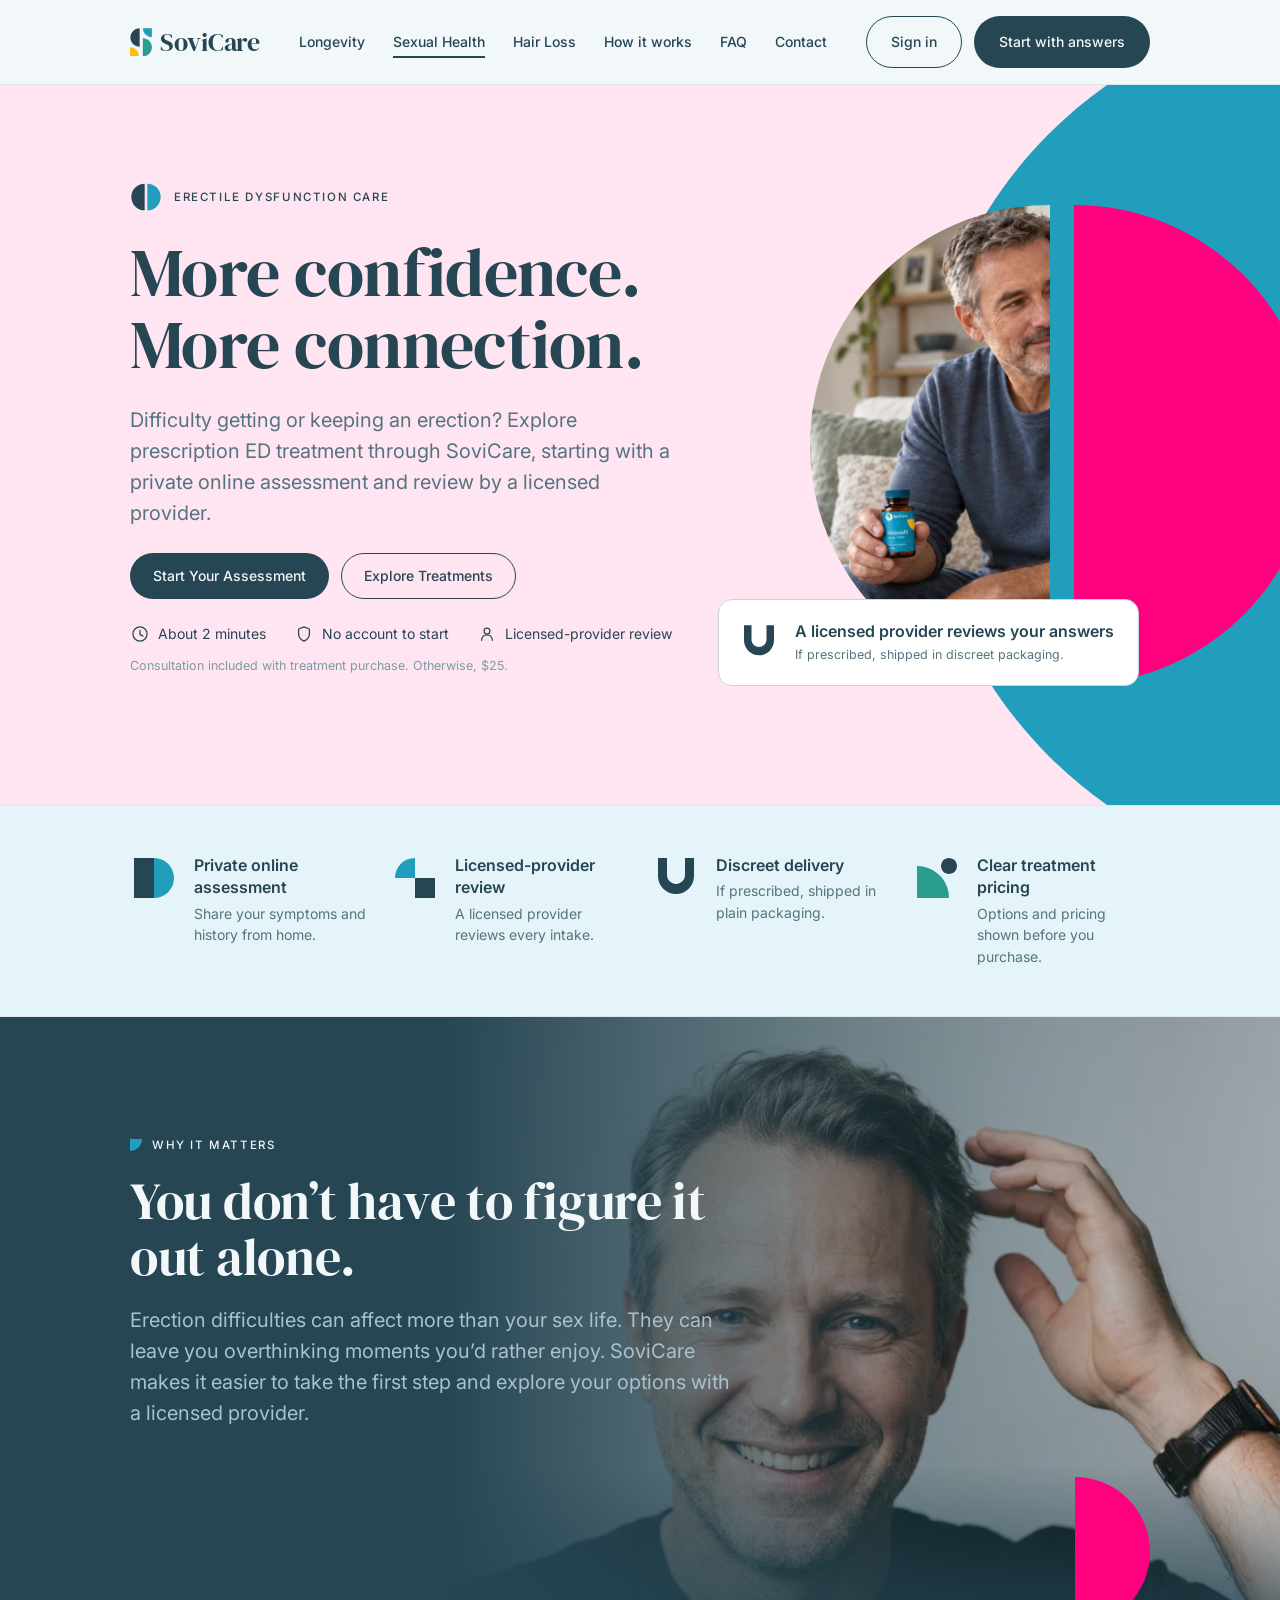
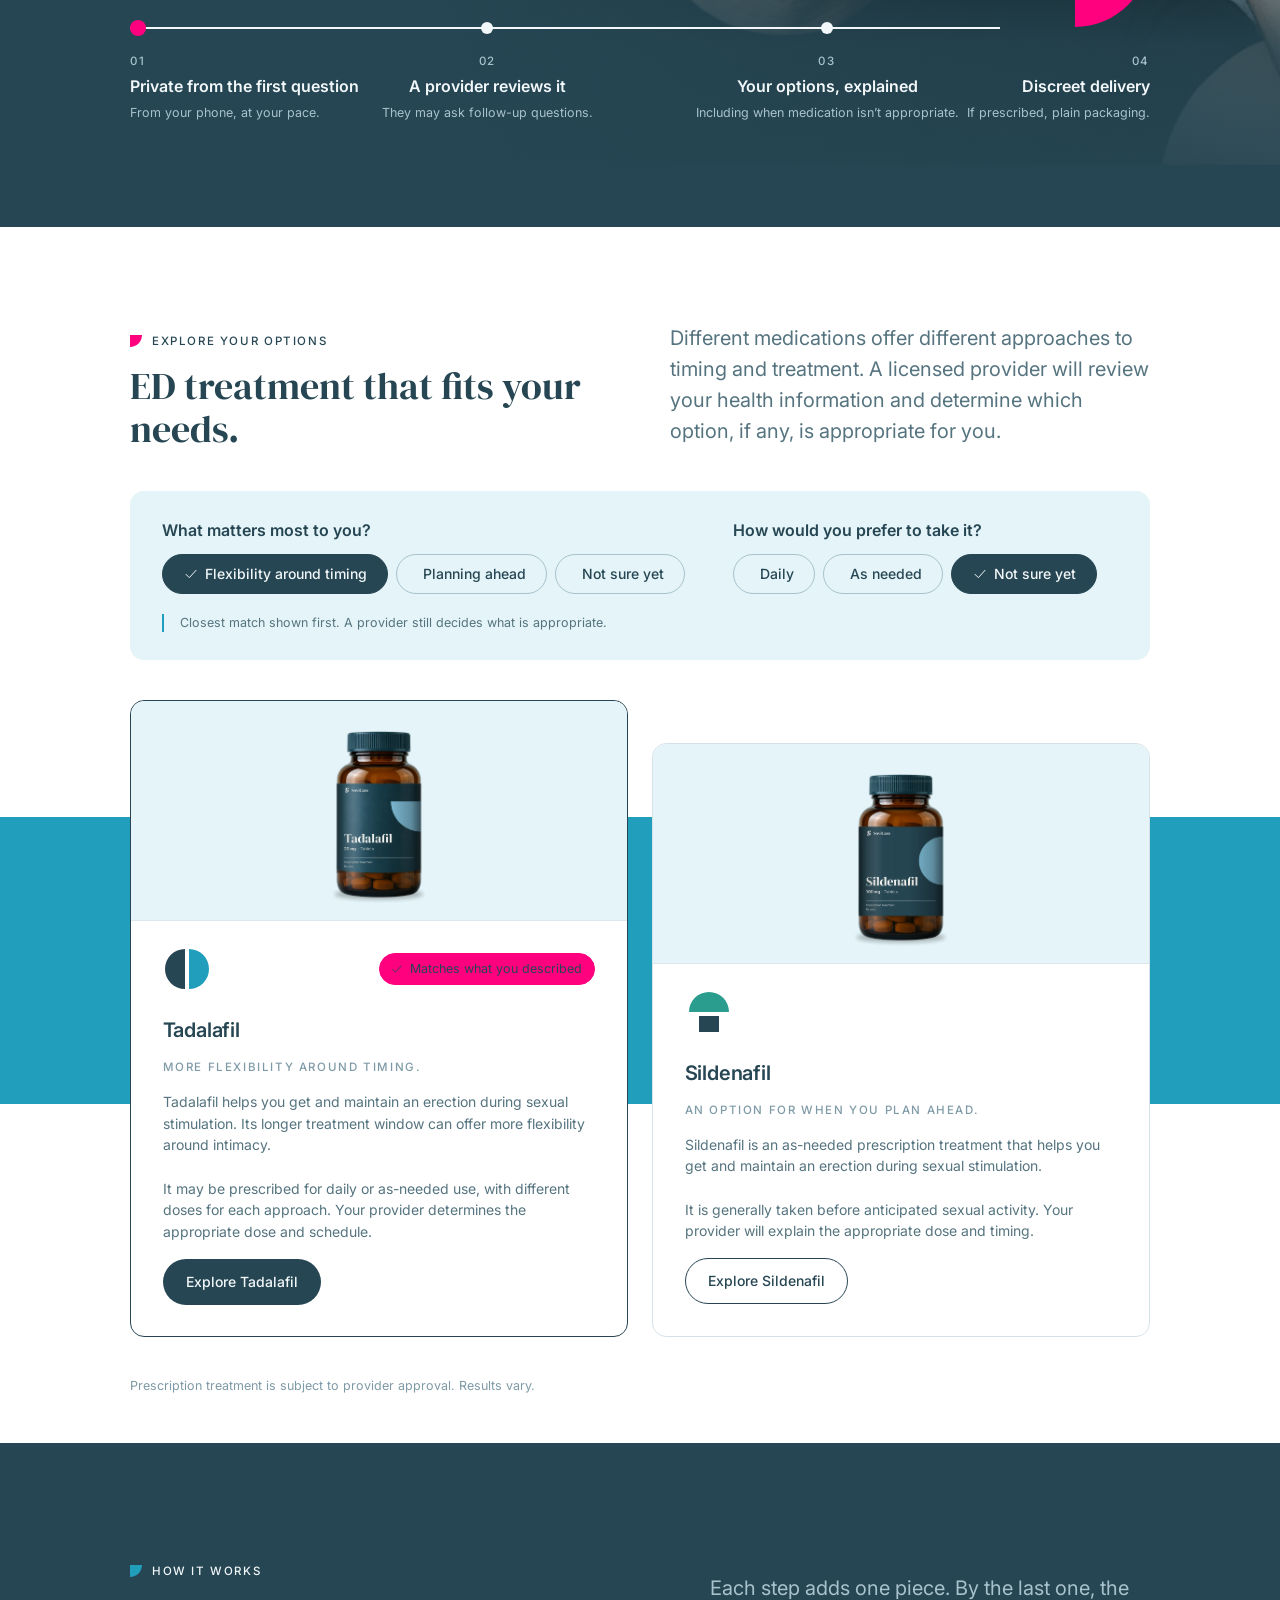
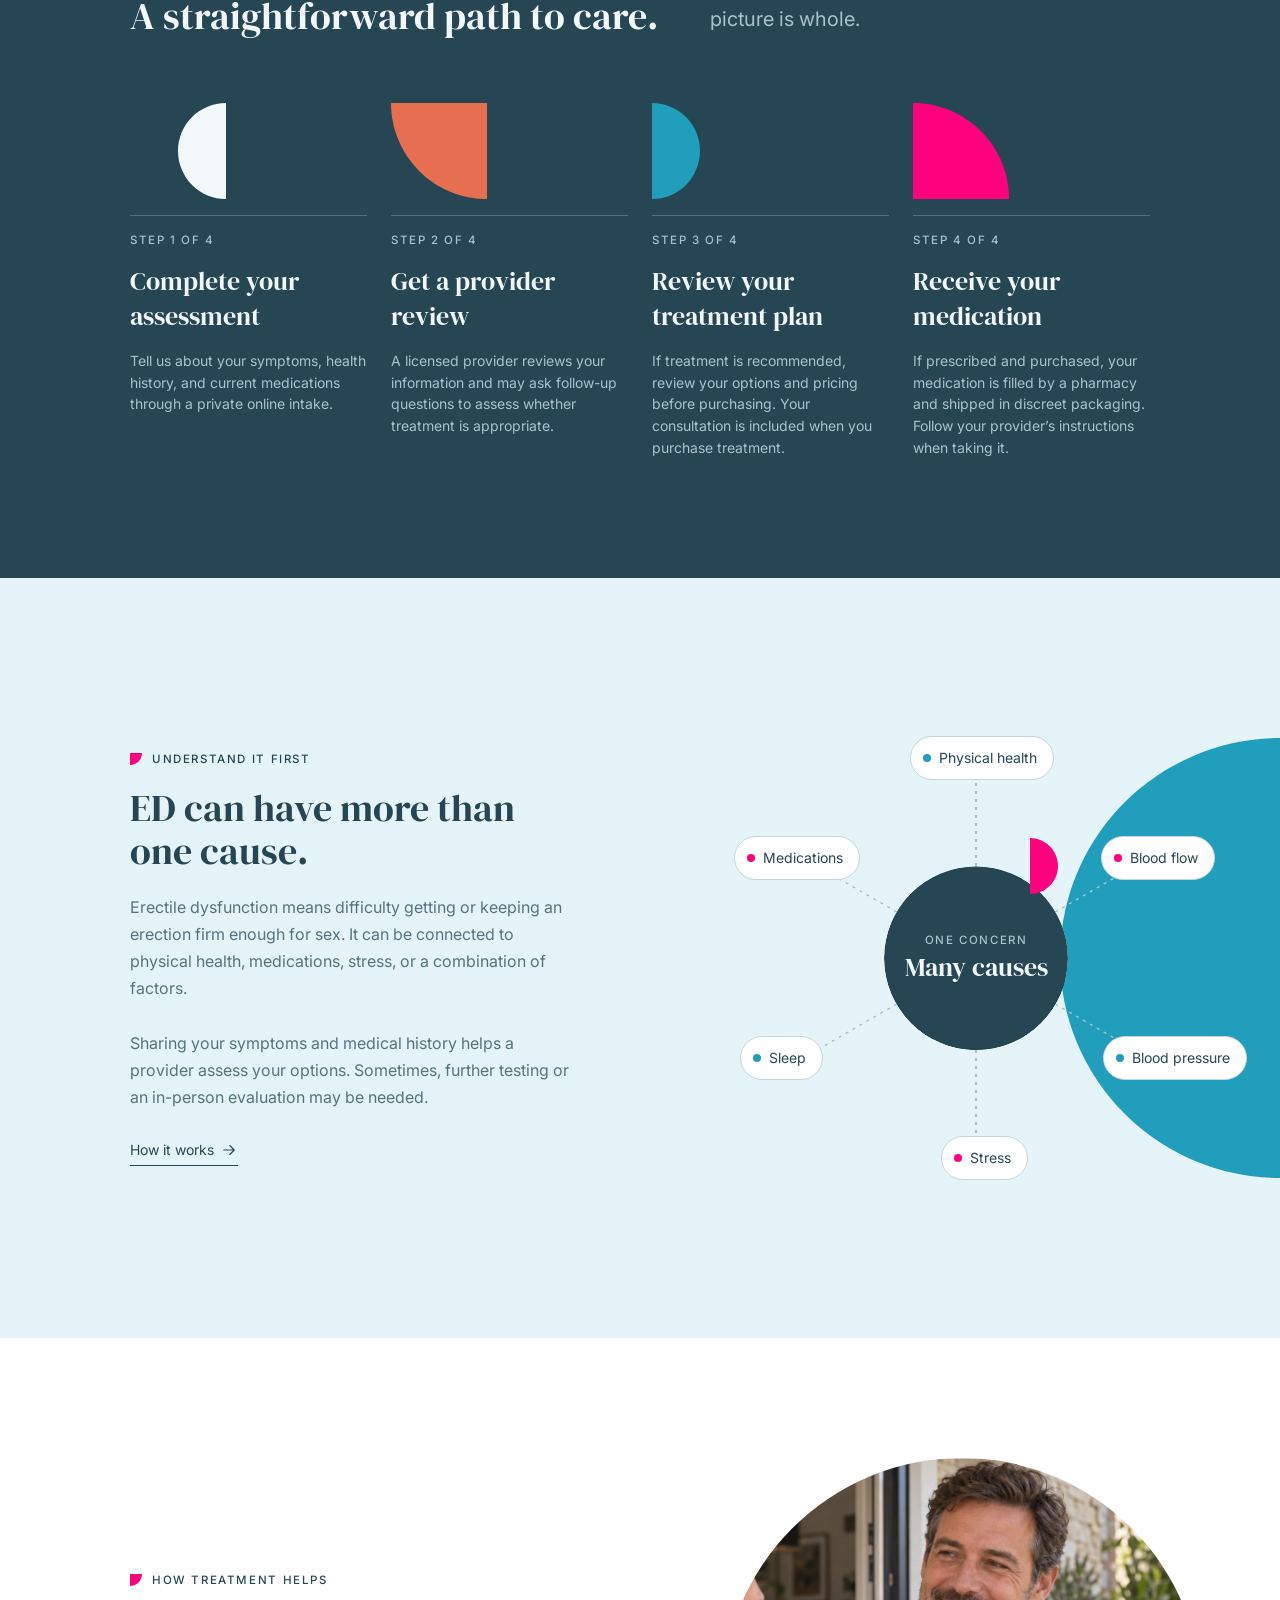
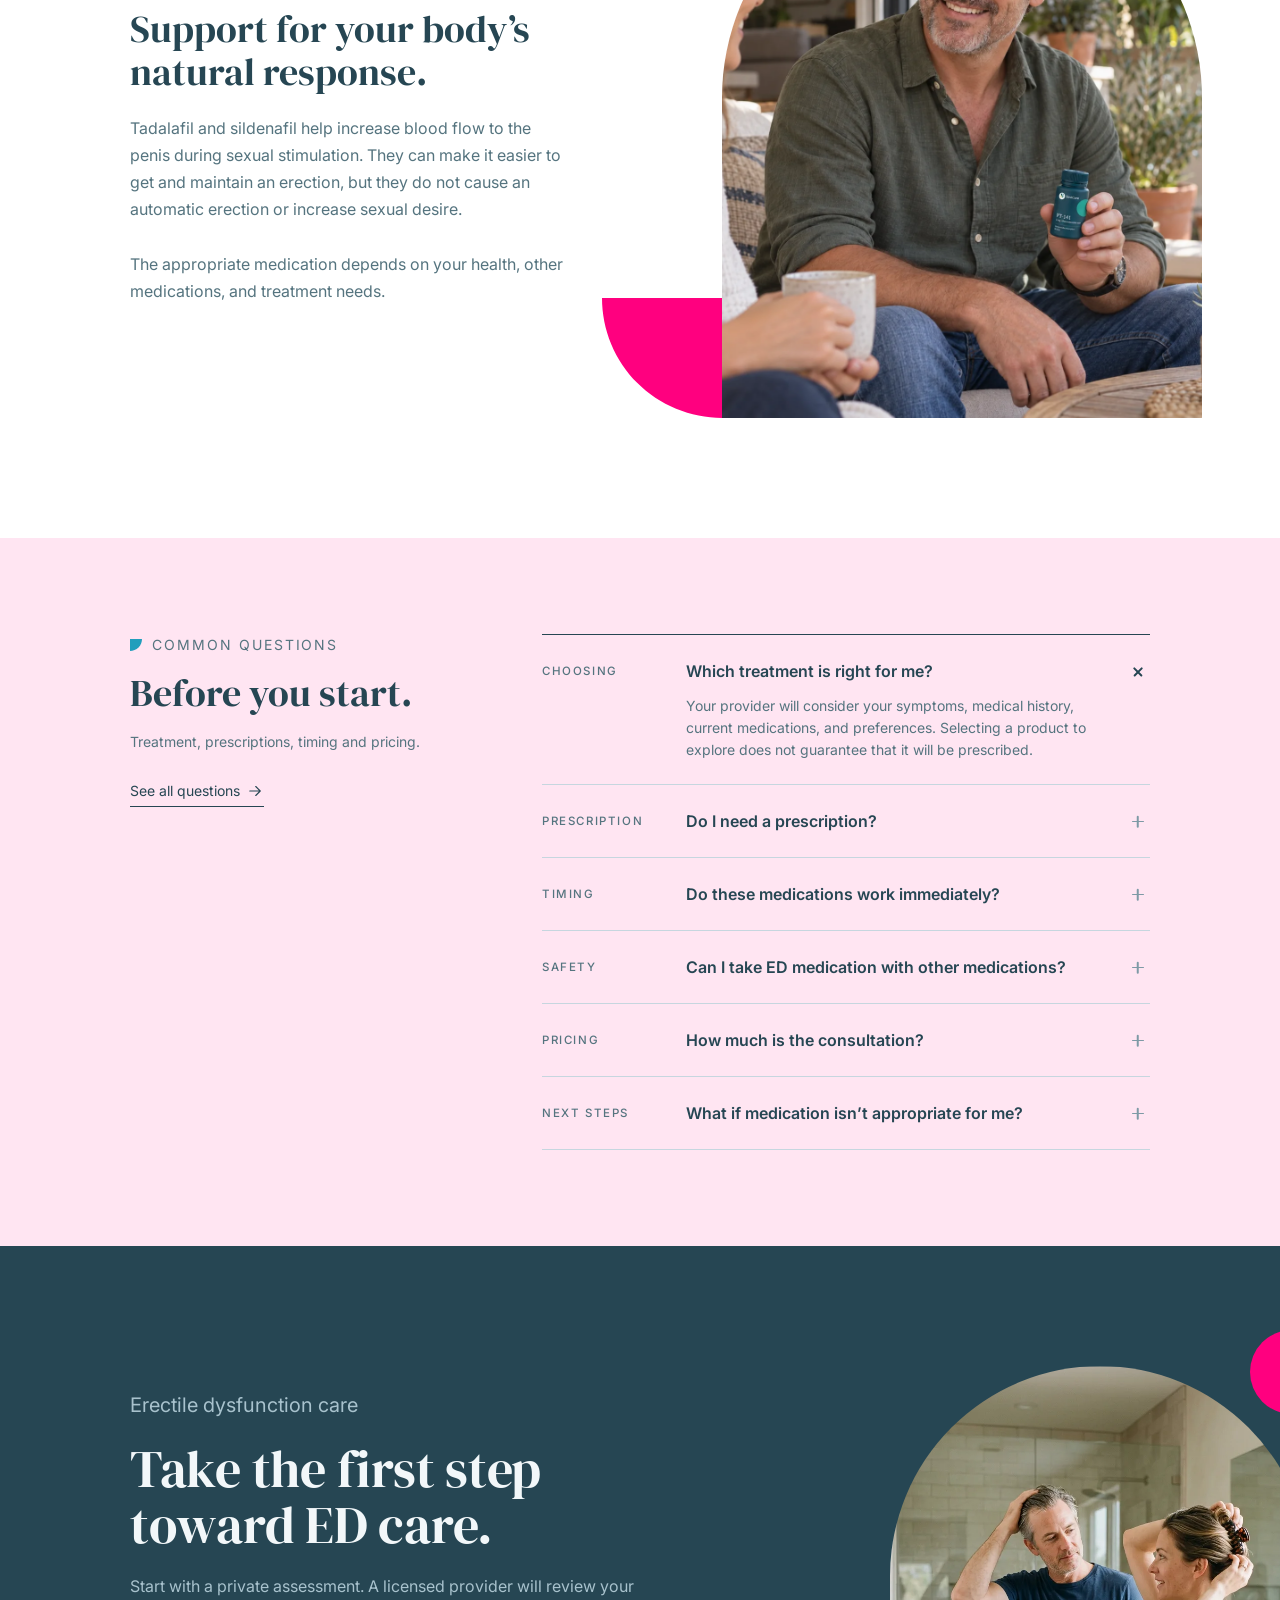
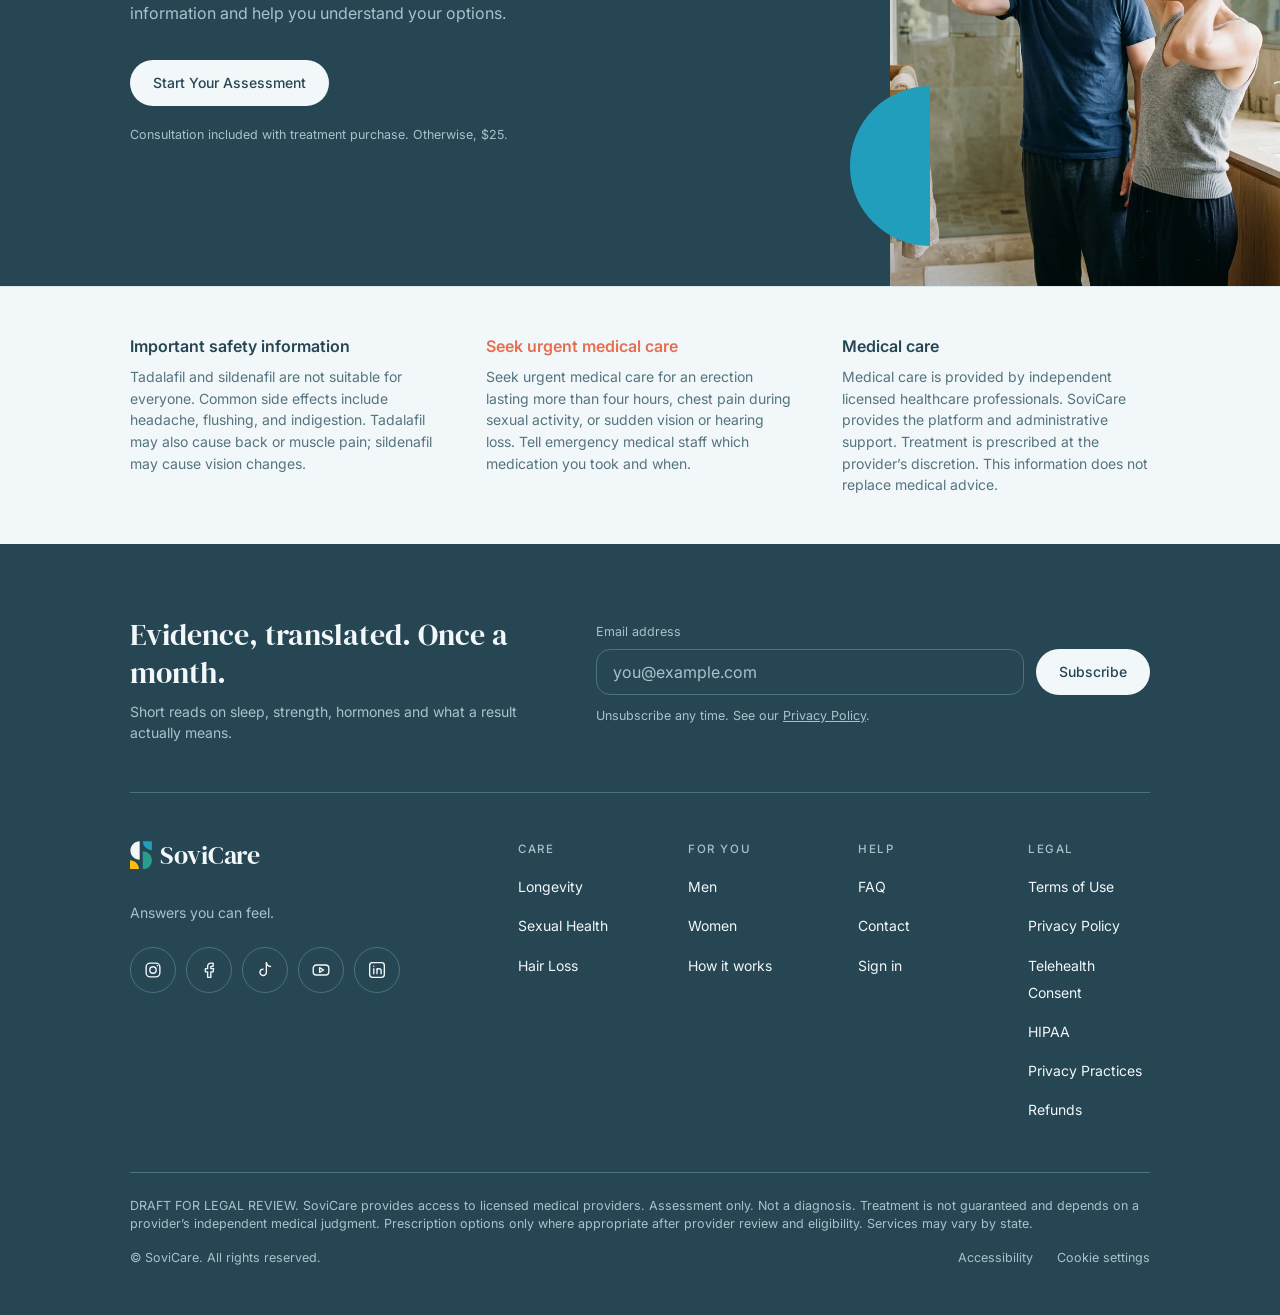
<file: sexual-health/index.html>
<!doctype html>
<html lang="en">
<head>
<meta charset="utf-8">
<base href="../">
<meta name="viewport" content="width=device-width, initial-scale=1, viewport-fit=cover">
<meta name="robots" content="noindex, nofollow">
<title>SoviCare — Erectile dysfunction care</title>
<meta name="description" content="Explore prescription ED treatment through SoviCare, starting with a private online assessment and review by a licensed provider.">
<meta name="theme-color" content="#264653">
<link rel="icon" href="assets/logo-symbol-light.svg" type="image/svg+xml">
<link rel="preconnect" href="https://fonts.googleapis.com">
<link rel="preconnect" href="https://fonts.gstatic.com" crossorigin>
<link href="https://fonts.googleapis.com/css2?family=DM+Serif+Display:ital@0;1&family=Inter:wght@400;500;600&display=swap" rel="stylesheet">
<link rel="stylesheet" href="css/site.css?v=3">
<link rel="stylesheet" href="css/pages.css?v=3">
<script>document.documentElement.classList.add('js')</script>
</head>
<body>
<a class="skip" href="#main">Skip to content</a>

<header class="site-header">
  <div class="wrap bar">
    <a class="logo" href="./" aria-label="SoviCare home"><svg viewBox="0 0 22 28.3" fill="none" aria-hidden="true" focusable="false"><path class="p1" d="M9.67662 0.203597C7.21974 0.203597 4.86349 1.17959 3.12622 2.91686C1.38894 4.65414 0.412949 7.01039 0.412949 9.46727C0.412949 11.9241 1.38894 14.2804 3.12622 16.0177C4.86349 17.7549 7.21974 18.7309 9.67662 18.7309V0.203597Z" fill="#264653"/><path class="p2" d="M21.8924 0.203597H12.9342C12.9342 2.57948 13.878 4.85805 15.558 6.53805C17.238 8.21805 19.5166 9.16187 21.8924 9.16187V0.203597Z" fill="#219EBC"/><path class="p3" d="M12.8324 10.1799C15.2353 10.1799 17.5397 11.1344 19.2388 12.8335C20.9379 14.5326 21.8924 16.837 21.8924 19.2399C21.8924 21.6428 20.9379 23.9473 19.2388 25.6464C17.5397 27.3455 15.2353 28.3 12.8324 28.3V10.1799Z" fill="#2A9D8F"/><path class="p4" d="M0.00575507 28.3V19.3417C2.38164 19.3417 4.66021 20.2855 6.34021 21.9655C8.02021 23.6455 8.96403 25.9241 8.96403 28.3H0.00575507Z" fill="#FFBE0B"/></svg>SoviCare</a>
    <nav class="nav" aria-label="Main">
      <a href="longevity/">Longevity</a>
      <a href="sexual-health/" aria-current="page">Sexual Health</a>
      <a href="hair-loss/">Hair Loss</a>
      <a href="how-it-works/">How it works</a>
      <a href="faq/">FAQ</a>
      <a href="contact/">Contact</a>
    </nav>
    <div class="head-actions">
      <a class="btn btn-lg btn-outline" href="#signin">Sign in</a>
      <a class="btn btn-lg btn-primary" href="#start">Start with answers</a>
    </div>
    <button class="circle-btn menu-btn" type="button" aria-label="Open menu" aria-expanded="false" aria-controls="menu">
      <svg viewBox="0 0 24 24" fill="none" aria-hidden="true"><path d="M7 9.5h10M7 14.5h10" stroke="#264653" stroke-width="1.5" stroke-linecap="round"/></svg>
    </button>
  </div>
</header>

<div class="menu-panel" id="menu" role="dialog" aria-modal="true" aria-label="Menu" aria-hidden="true">
  <div class="bar">
    <a class="logo" href="./" aria-label="SoviCare home"><svg viewBox="0 0 22 28.3" fill="none" aria-hidden="true" focusable="false"><path class="p1" d="M9.67662 0.203597C7.21974 0.203597 4.86349 1.17959 3.12622 2.91686C1.38894 4.65414 0.412949 7.01039 0.412949 9.46727C0.412949 11.9241 1.38894 14.2804 3.12622 16.0177C4.86349 17.7549 7.21974 18.7309 9.67662 18.7309V0.203597Z" fill="#264653"/><path class="p2" d="M21.8924 0.203597H12.9342C12.9342 2.57948 13.878 4.85805 15.558 6.53805C17.238 8.21805 19.5166 9.16187 21.8924 9.16187V0.203597Z" fill="#219EBC"/><path class="p3" d="M12.8324 10.1799C15.2353 10.1799 17.5397 11.1344 19.2388 12.8335C20.9379 14.5326 21.8924 16.837 21.8924 19.2399C21.8924 21.6428 20.9379 23.9473 19.2388 25.6464C17.5397 27.3455 15.2353 28.3 12.8324 28.3V10.1799Z" fill="#2A9D8F"/><path class="p4" d="M0.00575507 28.3V19.3417C2.38164 19.3417 4.66021 20.2855 6.34021 21.9655C8.02021 23.6455 8.96403 25.9241 8.96403 28.3H0.00575507Z" fill="#FFBE0B"/></svg>SoviCare</a>
    <button class="circle-btn menu-close" type="button" aria-label="Close menu">
      <svg viewBox="0 0 24 24" fill="none" aria-hidden="true"><path d="M6.5 6.5l11 11M17.5 6.5l-11 11" stroke="#264653" stroke-width="1.5" stroke-linecap="round"/></svg>
    </button>
  </div>
  <div class="inner">
    <p class="t-label">Areas of care</p>
    <div class="menu-areas">
      <a href="longevity/"><svg class="mark" viewBox="0 0 32 32" fill="none" aria-hidden="true" focusable="false"><path class="p1" d="M2.66667 29.3333V5.33333C9.03186 5.33333 15.1364 7.8619 19.6372 12.3628C24.1381 16.8636 26.6667 22.9681 26.6667 29.3333H2.66667Z" fill="#2A9D8F"/><path class="p2" d="M25.3333 11.3333C27.9107 11.3333 30 9.244 30 6.66667C30 4.08934 27.9107 2 25.3333 2C22.756 2 20.6667 4.08934 20.6667 6.66667C20.6667 9.244 22.756 11.3333 25.3333 11.3333Z" fill="#219EBC"/></svg>Longevity<svg class="arr" viewBox="0 0 18 18" fill="none" aria-hidden="true" focusable="false"><path class="p-only" d="M3.75 9H14.25M9.75 13.5L14.25 9L9.75 4.5" stroke="#264653" stroke-width="1.125" stroke-linecap="round" stroke-linejoin="round"/></svg></a>
      <a href="sexual-health/"><svg class="mark" viewBox="0 0 32 32" fill="none" aria-hidden="true" focusable="false"><path class="p1" d="M14.6667 2.66667C11.1304 2.66667 7.73906 4.07142 5.23858 6.57191C2.73809 9.07239 1.33333 12.4638 1.33333 16C1.33333 19.5362 2.73809 22.9276 5.23858 25.4281C7.73906 27.9286 11.1304 29.3333 14.6667 29.3333V2.66667Z" fill="#264653"/><path class="p2" d="M17.3333 2.66667C20.8696 2.66667 24.2609 4.07142 26.7614 6.57191C29.2619 9.07239 30.6667 12.4638 30.6667 16C30.6667 19.5362 29.2619 22.9276 26.7614 25.4281C24.2609 27.9286 20.8696 29.3333 17.3333 29.3333V2.66667Z" fill="#219EBC"/></svg>Sexual Health<svg class="arr" viewBox="0 0 18 18" fill="none" aria-hidden="true" focusable="false"><path class="p-only" d="M3.75 9H14.25M9.75 13.5L14.25 9L9.75 4.5" stroke="#264653" stroke-width="1.125" stroke-linecap="round" stroke-linejoin="round"/></svg></a>
      <a href="hair-loss/"><svg class="mark" viewBox="0 0 32 32" fill="none" aria-hidden="true" focusable="false"><path class="p1" d="M16 2.66667C13.171 2.66667 10.4579 3.79047 8.45753 5.79086C6.45714 7.79125 5.33333 10.5044 5.33333 13.3333V29.3333H16V2.66667Z" fill="#264653"/><path class="p2" d="M16 2.66667C18.829 2.66667 21.5421 3.79047 23.5425 5.79086C25.5429 7.79125 26.6667 10.5044 26.6667 13.3333V29.3333H16V2.66667Z" fill="#FFBE0B"/></svg>Hair Loss<svg class="arr" viewBox="0 0 18 18" fill="none" aria-hidden="true" focusable="false"><path class="p-only" d="M3.75 9H14.25M9.75 13.5L14.25 9L9.75 4.5" stroke="#264653" stroke-width="1.125" stroke-linecap="round" stroke-linejoin="round"/></svg></a>
    </div>
    <div class="menu-links">
      <a href="how-it-works/">How it works</a>
      <a href="faq/">FAQ</a>
      <a href="contact/">Contact</a>
      <a href="men/">For men</a>
      <a href="women/">For women</a>
    </div>
    <a class="btn btn-primary" href="#start">Start with answers</a>
    <a class="btn btn-outline" href="#signin">Sign in</a>
    <p class="fine">Assessment only. Not a diagnosis.</p>
  </div>
</div>

<main id="main">
<!-- 02 Hero · category -->
<section class="ph-hero th-intimacy" aria-labelledby="sh-title">
  <div class="kit ph-hero-half" data-kit="pivot-r" style="--d:0ms" aria-hidden="true"><img src="assets/sh/kit-half-blue-hero.svg" alt="" width="440" height="880"></div>
  <div class="wrap ph-hero-grid">
    <div class="ph-hero-copy">
      <p class="ph-crumb t-label" data-reveal><img src="assets/sh/mark-intimacy-32.svg" alt="" width="32" height="32">Erectile dysfunction care</p>
      <h1 class="t-display" id="sh-title" data-reveal style="--i:1">More confidence.<br>More connection.</h1>
      <p class="t-lead ph-lead" data-reveal style="--i:2">Difficulty getting or keeping an erection? Explore prescription ED treatment through SoviCare, starting with a private online assessment and review by a licensed provider.</p>
      <div class="ph-btns" data-reveal style="--i:3">
        <a class="btn btn-primary" href="#start" data-sticky-start>Start Your Assessment</a>
        <a class="btn btn-outline" href="sexual-health/#treatments">Explore Treatments</a>
      </div>
      <div class="ph-reassure-wrap" data-reveal style="--i:4">
        <ul class="reassure ph-reassure">
          <li><img src="assets/icon-duration.svg" alt="" width="20" height="20">About 2 minutes</li>
          <li><img src="assets/icon-privacy.svg" alt="" width="20" height="20">No account to start</li>
          <li><img src="assets/sh/icon-provider.svg" alt="" width="20" height="20">Licensed-provider review</li>
        </ul>
        <p class="t-caption caption-c">Consultation included with treatment purchase. Otherwise, $25.</p>
      </div>
    </div>
    <div class="ph-hero-art" aria-hidden="true">
      <div class="ph-art-halves">
        <div class="ph-half ph-half-photo"><img src="assets/sh/hero-half.webp" alt="" width="480" height="960"></div>
        <div class="ph-half ph-half-sec"></div>
      </div>
      <div class="ph-note">
        <img src="assets/sh/mark-privacy-40.svg" alt="" width="40" height="40">
        <div><b>A licensed provider reviews your answers</b><span>If prescribed, shipped in discreet packaging.</span></div>
      </div>
    </div>
  </div>
</section>

<!-- 03 Trust strip -->
<section class="ph-trust th-intimacy" aria-label="What to expect">
  <ul class="wrap">
    <li data-reveal><img class="ph-mark" src="assets/sh/mark-assess.svg" alt="" width="48" height="48"><div><b>Private online assessment</b><span>Share your symptoms and history from home.</span></div></li>
    <li data-reveal style="--i:1"><img class="ph-mark" src="assets/sh/mark-review.svg" alt="" width="48" height="48"><div><b>Licensed-provider review</b><span>A licensed provider reviews every intake.</span></div></li>
    <li data-reveal style="--i:2"><img class="ph-mark" src="assets/sh/mark-privacy.svg" alt="" width="48" height="48"><div><b>Discreet delivery</b><span>If prescribed, shipped in plain packaging.</span></div></li>
    <li data-reveal style="--i:3"><img class="ph-mark" src="assets/sh/mark-track.svg" alt="" width="48" height="48"><div><b>Clear treatment pricing</b><span>Options and pricing shown before you purchase.</span></div></li>
  </ul>
</section>

<!-- 04 Statement · photo band -->
<section class="sh-statement bg-dark th-intimacy" aria-labelledby="sh-why">
  <div class="sh-st-photo" aria-hidden="true"><img src="assets/sh/statement-photo.webp" alt="" width="840" height="748"></div>
  <div class="sh-st-fade" aria-hidden="true"></div>
  <div class="sh-st-bottom" aria-hidden="true"></div>
  <div class="wrap">
    <div class="sh-st-head" data-reveal>
      <p class="eyebrow t-label"><img src="assets/sh/eyebrow-blue.svg" alt="" width="12" height="12">Why it matters</p>
      <h2 class="t-h1" id="sh-why">You don’t have to figure it out alone.</h2>
      <p class="t-lead">Erection difficulties can affect more than your sex life. They can leave you overthinking moments you’d rather enjoy. SoviCare makes it easier to take the first step and explore your options with a licensed provider.</p>
    </div>
    <div class="sh-path" data-path>
      <i class="sh-axis" aria-hidden="true"></i>
      <ol>
        <li style="--i:0"><img class="sh-tick sh-tick-first" src="assets/sh/tick-pink.svg" alt="" width="16" height="16"><span class="t-label">01</span><b>Private from the first question</b><span class="t-caption">From your phone, at your pace.</span></li>
        <li style="--i:1"><img class="sh-tick" src="assets/sh/tick-mist.svg" alt="" width="12" height="12"><span class="t-label">02</span><b>A provider reviews it</b><span class="t-caption">They may ask follow-up questions.</span></li>
        <li style="--i:2"><img class="sh-tick" src="assets/sh/tick-mist.svg" alt="" width="12" height="12"><span class="t-label">03</span><b>Your options, explained</b><span class="t-caption">Including when medication isn’t appropriate.</span></li>
        <li style="--i:3"><span class="t-label">04</span><b>Discreet delivery</b><span class="t-caption">If prescribed, plain packaging.</span></li>
      </ol>
      <div class="kit sh-door" data-kit="pivot-l" style="--d:900ms" aria-hidden="true"><img src="assets/sh/kit-half-pink-door.svg" alt="" width="75" height="150"></div>
    </div>
  </div>
</section>

<!-- 05 Choose · two options -->
<section class="sh-choose th-intimacy" id="treatments" aria-labelledby="sh-choose-title">
  <div class="sh-band" aria-hidden="true"></div>
  <div class="wrap">
    <div class="sec-head" data-reveal>
      <div>
        <p class="eyebrow t-label"><img src="assets/sh/eyebrow-pink.svg" alt="" width="12" height="12">Explore your options</p>
        <h2 class="t-h2" id="sh-choose-title">ED treatment that fits your needs.</h2>
      </div>
      <p class="t-lead">Different medications offer different approaches to timing and treatment. A licensed provider will review your health information and determine which option, if any, is appropriate for you.</p>
    </div>
    <div class="sh-picker" data-reveal style="--i:1">
      <div class="sh-q">
        <p class="t-item" id="q1-label">What matters most to you?</p>
        <div class="chips" role="radiogroup" aria-labelledby="q1-label" data-q="1">
          <button class="chip" type="button" role="radio" aria-checked="true" data-v="timing">Flexibility around timing</button>
          <button class="chip" type="button" role="radio" aria-checked="false" data-v="plan">Planning ahead</button>
          <button class="chip" type="button" role="radio" aria-checked="false" data-v="unsure">Not sure yet</button>
        </div>
      </div>
      <div class="sh-q">
        <p class="t-item" id="q2-label">How would you prefer to take it?</p>
        <div class="chips" role="radiogroup" aria-labelledby="q2-label" data-q="2">
          <button class="chip" type="button" role="radio" aria-checked="false" data-v="daily">Daily</button>
          <button class="chip" type="button" role="radio" aria-checked="false" data-v="needed">As needed</button>
          <button class="chip" type="button" role="radio" aria-checked="true" data-v="unsure">Not sure yet</button>
        </div>
      </div>
      <p class="sh-match-note t-caption">Closest match shown first. A provider still decides what is appropriate.</p>
    </div>
    <div class="sh-cards" aria-live="polite">
      <article class="pcard is-match" data-product="tadalafil" data-reveal style="--i:2">
        <div class="pcard-media"><img src="assets/pdp/bottle-tadalafil.webp" alt="SoviCare Tadalafil bottle" width="539" height="870" loading="lazy"></div>
        <div class="pcard-top">
          <img class="ph-mark" src="assets/sh/mark-intimacy-48.svg" alt="" width="48" height="48">
          <span class="pcard-badge"><img src="assets/sh/icon-check-teal.svg" alt="" width="14" height="14">Matches what you described</span>
        </div>
        <h3 class="t-card"><a class="stretch" href="sexual-health/tadalafil/">Tadalafil</a></h3>
        <p class="t-label pcard-line">More flexibility around timing.</p>
        <div class="pcard-desc"><p>Tadalafil helps you get and maintain an erection during sexual stimulation. Its longer treatment window can offer more flexibility around intimacy.</p><p>It may be prescribed for daily or as-needed use, with different doses for each approach. Your provider determines the appropriate dose and schedule.</p></div>
        <a class="btn btn-primary" href="sexual-health/tadalafil/" tabindex="-1">Explore Tadalafil</a>
      </article>
      <article class="pcard" data-product="sildenafil" data-reveal style="--i:3">
        <div class="pcard-media"><img src="assets/pdp/bottle-sildenafil.webp" alt="SoviCare Sildenafil bottle" width="539" height="870" loading="lazy"></div>
        <div class="pcard-top">
          <img class="ph-mark" src="assets/sh/mark-open-48.svg" alt="" width="48" height="48">
          <span class="pcard-badge"><img src="assets/sh/icon-check-teal.svg" alt="" width="14" height="14">Matches what you described</span>
        </div>
        <h3 class="t-card"><a class="stretch" href="sexual-health/sildenafil/">Sildenafil</a></h3>
        <p class="t-label pcard-line">An option for when you plan ahead.</p>
        <div class="pcard-desc"><p>Sildenafil is an as-needed prescription treatment that helps you get and maintain an erection during sexual stimulation.</p><p>It is generally taken before anticipated sexual activity. Your provider will explain the appropriate dose and timing.</p></div>
        <a class="btn btn-outline" href="sexual-health/sildenafil/" tabindex="-1">Explore Sildenafil</a>
      </article>
    </div>
    <p class="t-caption caption-c sh-fine">Prescription treatment is subject to provider approval. Results vary.</p>
  </div>
</section>

<!-- 06 How it works · dark -->
<section class="sh-hiw bg-dark" id="how" aria-labelledby="sh-hiw-title">
  <div class="wrap">
    <div class="sec-head" data-reveal>
      <div>
        <p class="eyebrow t-label"><img src="assets/sh/eyebrow-blue.svg" alt="" width="12" height="12">How it works</p>
        <h2 class="t-h2" id="sh-hiw-title">A straightforward path to care.</h2>
      </div>
      <p class="t-lead">Each step adds one piece. By the last one, the picture is whole.</p>
    </div>
    <ol class="sh-steps" data-steps>
      <li style="--i:0"><div class="sh-slot"><img class="sh-piece" style="left:48px;width:48px" src="assets/sh/kit-half-mist.svg" alt="" width="48" height="96"></div><span class="t-label">Step 1 of 4</span><h3 class="t-h3">Complete your assessment</h3><p>Tell us about your symptoms, health history, and current medications through a private online intake.</p></li>
      <li style="--i:1"><div class="sh-slot"><img class="sh-piece" src="assets/sh/kit-quarter-coral.svg" alt="" width="96" height="96"></div><span class="t-label">Step 2 of 4</span><h3 class="t-h3">Get a provider review</h3><p>A licensed provider reviews your information and may ask follow-up questions to assess whether treatment is appropriate.</p></li>
      <li style="--i:2"><div class="sh-slot"><img class="sh-piece" style="width:48px" src="assets/sh/kit-half-blue.svg" alt="" width="48" height="96"></div><span class="t-label">Step 3 of 4</span><h3 class="t-h3">Review your treatment plan</h3><p>If treatment is recommended, review your options and pricing before purchasing. Your consultation is included when you purchase treatment.</p></li>
      <li style="--i:3"><div class="sh-slot"><img class="sh-piece" src="assets/sh/kit-quarter-pink.svg" alt="" width="96" height="96"></div><span class="t-label">Step 4 of 4</span><h3 class="t-h3">Receive your medication</h3><p>If prescribed and purchased, your medication is filled by a pharmacy and shipped in discreet packaging. Follow your provider’s instructions when taking it.</p></li>
    </ol>
  </div>
</section>

<!-- 07 Education · one concern, many causes -->
<section class="sh-edu th-intimacy" aria-labelledby="sh-edu-title">
  <div class="kit sh-edu-kit" data-kit="pivot-r" aria-hidden="true"><img src="assets/sh/kit-half-blue-edge.svg" alt="" width="220" height="440"></div>
  <div class="wrap sh-split">
    <div class="sh-copy" data-reveal>
      <p class="eyebrow t-label"><img src="assets/sh/eyebrow-pink.svg" alt="" width="12" height="12">Understand it first</p>
      <h2 class="t-h2" id="sh-edu-title">ED can have more than one cause.</h2>
      <div class="t-body muted sh-paras"><p>Erectile dysfunction means difficulty getting or keeping an erection firm enough for sex. It can be connected to physical health, medications, stress, or a combination of factors.</p><p>Sharing your symptoms and medical history helps a provider assess your options. Sometimes, further testing or an in-person evaluation may be needed.</p></div>
      <a class="link-arrow" href="sexual-health/#how">How it works <img src="assets/icon-arrow.svg" alt="" width="18" height="18"></a>
    </div>
    <div class="sh-diagram-wrap">
      <div class="sh-diagram" data-diagram>
        <div class="sh-link" style="left:334px;top:60px;height:108px;width:0"><img style="transform:rotate(-90deg)" src="assets/sh/link-1.svg" alt=""></div>
        <div class="sh-link" style="left:413.67px;top:160px;width:93.53px;height:54px"><img style="transform:rotate(-30deg)" src="assets/sh/link-2.svg" alt=""></div>
        <div class="sh-link" style="left:413.67px;top:306px;width:93.53px;height:54px"><img style="transform:rotate(30deg)" src="assets/sh/link-3.svg" alt=""></div>
        <div class="sh-link" style="left:334px;top:352px;height:108px;width:0"><img style="transform:rotate(90deg)" src="assets/sh/link-4.svg" alt=""></div>
        <div class="sh-link" style="left:160.79px;top:306px;width:93.53px;height:54px"><img style="transform:rotate(150deg)" src="assets/sh/link-5.svg" alt=""></div>
        <div class="sh-link" style="left:160.79px;top:160px;width:93.53px;height:54px"><img style="transform:rotate(-150deg)" src="assets/sh/link-6.svg" alt=""></div>
        <div class="sh-core" aria-hidden="true">
          <img src="assets/sh/core.webp" alt="" width="184" height="184">
          <img src="assets/sh/core-wash.svg" alt="" width="184" height="184">
          <div class="sh-core-txt"><span class="t-label">One concern</span><span class="t-h3">Many causes</span></div>
        </div>
        <img class="sh-core-half" src="assets/sh/kit-half-pink-core.svg" alt="" width="28" height="56" aria-hidden="true">
        <button class="cause" type="button" aria-expanded="false" style="left:267.5px;top:38px;--i:0"><img src="assets/sh/dot-blue.svg" alt="" width="8" height="8">Physical health<span class="cause-note" role="note">Heart health and other conditions can play a part.</span></button>
        <button class="cause" type="button" aria-expanded="false" style="left:458.71px;top:138px;--i:1"><img src="assets/sh/dot-pink.svg" alt="" width="8" height="8">Blood flow<span class="cause-note" role="note">Erections depend partly on blood flow.</span></button>
        <button class="cause" type="button" aria-expanded="false" style="left:460.71px;top:338px;--i:2"><img src="assets/sh/dot-blue.svg" alt="" width="8" height="8">Blood pressure<span class="cause-note" role="note">Blood pressure and its treatment can play a part.</span></button>
        <button class="cause" type="button" aria-expanded="false" style="left:298.5px;top:438px;--i:3"><img src="assets/sh/dot-pink.svg" alt="" width="8" height="8">Stress<span class="cause-note" role="note">Stress and anxiety can affect erections.</span></button>
        <button class="cause" type="button" aria-expanded="false" style="left:98.29px;top:338px;--i:4"><img src="assets/sh/dot-blue.svg" alt="" width="8" height="8">Sleep<span class="cause-note" role="note">Poor sleep can affect sexual health.</span></button>
        <button class="cause" type="button" aria-expanded="false" style="left:92.29px;top:138px;--i:5"><img src="assets/sh/dot-pink.svg" alt="" width="8" height="8">Medications<span class="cause-note" role="note">Some medications can affect erections. Share all of them.</span></button>
      </div>
    </div>
  </div>
</section>

<!-- 07b How treatment helps · photo -->
<section class="sh-helps" aria-labelledby="sh-helps-title">
  <div class="wrap sh-split">
    <div class="sh-copy" data-reveal>
      <p class="eyebrow t-label"><img src="assets/sh/eyebrow-pink.svg" alt="" width="12" height="12">How treatment helps</p>
      <h2 class="t-h2" id="sh-helps-title">Support for your body’s natural response.</h2>
      <div class="t-body muted sh-paras"><p>Tadalafil and sildenafil help increase blood flow to the penis during sexual stimulation. They can make it easier to get and maintain an erection, but they do not cause an automatic erection or increase sexual desire.</p><p>The appropriate medication depends on your health, other medications, and treatment needs.</p></div>
    </div>
    <div class="sh-arch-wrap" aria-hidden="true">
      <div class="sh-arch" data-wipe><img src="assets/sh/helps-photo.webp" alt="" width="480" height="560"></div>
      <div class="kit sh-helps-q" data-kit="pivot-tr" style="--d:120ms"><img src="assets/sh/kit-quarter-pink-photo.svg" alt="" width="120" height="120"></div>
    </div>
  </div>
</section>

<!-- 08 FAQ -->
<section class="sh-faq th-intimacy" aria-labelledby="sh-faq-title">
  <div class="kit sh-faq-kit" data-kit="pivot-r" aria-hidden="true"><img src="assets/sh/kit-half-blue-faq.svg" alt="" width="100" height="200"></div>
  <div class="wrap faq-grid">
    <div class="faq-side" data-reveal>
      <p class="eyebrow t-label"><img src="assets/sh/eyebrow-blue.svg" alt="" width="12" height="12">Common questions</p>
      <h2 class="t-h2" id="sh-faq-title">Before you start.</h2>
      <p>Treatment, prescriptions, timing and pricing.</p>
      <a class="link-arrow" href="faq/">See all questions <img src="assets/icon-arrow.svg" alt="" width="18" height="18"></a>
    </div>
    <div data-reveal style="--i:1">
      <div class="acc" data-hash>
        <div class="acc-item" id="which-treatment"><button class="acc-btn" type="button" aria-expanded="true" aria-controls="sh-faq-1"><span class="t-label">Choosing</span><span class="q">Which treatment is right for me?</span><span class="pm" aria-hidden="true"><i></i><i></i></span></button><div class="acc-panel open" id="sh-faq-1"><div><p>Your provider will consider your symptoms, medical history, current medications, and preferences. Selecting a product to explore does not guarantee that it will be prescribed.</p></div></div></div>
        <div class="acc-item" id="prescription"><button class="acc-btn" type="button" aria-expanded="false" aria-controls="sh-faq-2"><span class="t-label">Prescription</span><span class="q">Do I need a prescription?</span><span class="pm" aria-hidden="true"><i></i><i></i></span></button><div class="acc-panel" id="sh-faq-2"><div><p>Yes. Tadalafil and sildenafil require a prescription. A licensed provider must determine whether treatment is appropriate.</p></div></div></div>
        <div class="acc-item" id="timing"><button class="acc-btn" type="button" aria-expanded="false" aria-controls="sh-faq-3"><span class="t-label">Timing</span><span class="q">Do these medications work immediately?</span><span class="pm" aria-hidden="true"><i></i><i></i></span></button><div class="acc-panel" id="sh-faq-3"><div><p>Timing depends on the medication, dose, and individual response. Follow your provider’s instructions rather than taking an extra dose if you don’t get the result you expected.</p></div></div></div>
        <div class="acc-item" id="other-medications"><button class="acc-btn" type="button" aria-expanded="false" aria-controls="sh-faq-4"><span class="t-label">Safety</span><span class="q">Can I take ED medication with other medications?</span><span class="pm" aria-hidden="true"><i></i><i></i></span></button><div class="acc-panel" id="sh-faq-4"><div><p>Some combinations can be dangerous. Do not take tadalafil or sildenafil with nitrates, recreational “poppers,” or riociguat. Tell your provider about all medications, supplements, and recreational drugs you use.</p></div></div></div>
        <div class="acc-item" id="consultation-cost"><button class="acc-btn" type="button" aria-expanded="false" aria-controls="sh-faq-5"><span class="t-label">Pricing</span><span class="q">How much is the consultation?</span><span class="pm" aria-hidden="true"><i></i><i></i></span></button><div class="acc-panel" id="sh-faq-5"><div><p>The consultation is included when you purchase treatment. If you do not purchase treatment, the consultation costs $25.</p></div></div></div>
        <div class="acc-item" id="not-appropriate"><button class="acc-btn" type="button" aria-expanded="false" aria-controls="sh-faq-6"><span class="t-label">Next steps</span><span class="q">What if medication isn’t appropriate for me?</span><span class="pm" aria-hidden="true"><i></i><i></i></span></button><div class="acc-panel" id="sh-faq-6"><div><p>Your provider may recommend a different approach or further evaluation. Completing a consultation does not guarantee a prescription.</p></div></div></div>
      </div>
    </div>
  </div>
</section>

<!-- 09 Final CTA · dark -->
<section class="sh-final bg-dark" id="start" aria-labelledby="sh-final-title" data-sticky-end>
  <div class="wrap sh-final-grid">
    <div class="sh-final-copy" data-reveal>
      <p class="t-lead">Erectile dysfunction care</p>
      <h2 class="t-h1" id="sh-final-title">Take the first step<br>toward ED care.</h2>
      <p class="t-body">Start with a private assessment. A licensed provider will review your information and help you understand your options.</p>
      <div><a class="btn btn-ondark ph-demo" href="#start">Start Your Assessment</a></div>
      <p class="t-caption">Consultation included with treatment purchase. Otherwise, $25.</p>
      <p class="t-caption ph-demo-msg" aria-live="polite"></p>
    </div>
    <div class="sh-final-art" aria-hidden="true">
      <div class="sh-final-arch" data-wipe><img src="assets/sh/final-photo.webp" alt="" width="420" height="520"></div>
      <div class="kit sh-final-circle" data-kit="pivot-tl" style="--d:400ms"><img src="assets/sh/kit-circle-pink.svg" alt="" width="84" height="84"></div>
      <div class="kit sh-final-half" data-kit="pivot-r" style="--d:200ms"><img src="assets/sh/kit-half-blue-final.svg" alt="" width="80" height="160"></div>
    </div>
  </div>
</section>

</main>

<!-- 11a Legal band -->
<section class="legal" aria-label="Safety information">
  <div class="wrap cols">
    <div><b>Important safety information</b><p>Tadalafil and sildenafil are not suitable for everyone. Common side effects include headache, flushing, and indigestion. Tadalafil may also cause back or muscle pain; sildenafil may cause vision changes.</p></div>
    <div class="urgent"><b>Seek urgent medical care</b><p>Seek urgent medical care for an erection lasting more than four hours, chest pain during sexual activity, or sudden vision or hearing loss. Tell emergency medical staff which medication you took and when.</p></div>
    <div><b>Medical care</b><p>Medical care is provided by independent licensed healthcare professionals. SoviCare provides the platform and administrative support. Treatment is prescribed at the provider’s discretion. This information does not replace medical advice.</p></div>
  </div>
</section>

<!-- 11b Footer (dark) -->
<footer class="footer">
  <div class="wrap">
    <div class="news">
      <div><h2>Evidence, translated. Once a month.</h2><p>Short reads on sleep, strength, hormones and what a result actually means.</p></div>
      <form novalidate>
        <label for="news-email">Email address</label>
        <input id="news-email" type="email" name="email" placeholder="you@example.com" autocomplete="email" required>
        <button class="btn btn-ondark" type="submit">Subscribe</button>
        <p class="hint">Unsubscribe any time. See our <a href="privacy/">Privacy Policy</a>.</p>
        <p class="ok" aria-live="polite"></p>
      </form>
    </div>
    <div class="foot-main">
      <div class="foot-brand">
        <a class="logo" href="./" aria-label="SoviCare home"><svg viewBox="0 0 22 28.3" fill="none" aria-hidden="true" focusable="false"><path class="p1" d="M9.67662 0.203597C7.21974 0.203597 4.86349 1.17959 3.12622 2.91686C1.38894 4.65414 0.412949 7.01039 0.412949 9.46727C0.412949 11.9241 1.38894 14.2804 3.12622 16.0177C4.86349 17.7549 7.21974 18.7309 9.67662 18.7309V0.203597Z" fill="#F2F7F9"/><path class="p2" d="M21.8924 0.203597H12.9342C12.9342 2.57948 13.878 4.85805 15.558 6.53805C17.238 8.21805 19.5166 9.16187 21.8924 9.16187V0.203597Z" fill="#219EBC"/><path class="p3" d="M12.8324 10.1799C15.2353 10.1799 17.5397 11.1344 19.2388 12.8335C20.9379 14.5326 21.8924 16.837 21.8924 19.2399C21.8924 21.6428 20.9379 23.9473 19.2388 25.6464C17.5397 27.3455 15.2353 28.3 12.8324 28.3V10.1799Z" fill="#2A9D8F"/><path class="p4" d="M0.00575507 28.3V19.3417C2.38164 19.3417 4.66021 20.2855 6.34021 21.9655C8.02021 23.6455 8.96403 25.9241 8.96403 28.3H0.00575507Z" fill="#FFBE0B"/></svg>SoviCare</a>
        <p>Answers you can feel.</p>
        <div class="social">
          <a href="#" aria-label="Instagram"><svg viewBox="0 0 24 24" fill="none" aria-hidden="true" focusable="false"><path class="p1" d="M15 4.5H9C6.51472 4.5 4.5 6.51472 4.5 9V15C4.5 17.4853 6.51472 19.5 9 19.5H15C17.4853 19.5 19.5 17.4853 19.5 15V9C19.5 6.51472 17.4853 4.5 15 4.5Z" stroke="#F2F7F9" stroke-width="1.5" stroke-linecap="round" stroke-linejoin="round"/><path class="p2" d="M12 15.5C13.933 15.5 15.5 13.933 15.5 12C15.5 10.067 13.933 8.5 12 8.5C10.067 8.5 8.5 10.067 8.5 12C8.5 13.933 10.067 15.5 12 15.5Z" stroke="#F2F7F9" stroke-width="1.5" stroke-linecap="round" stroke-linejoin="round"/><path class="p3" d="M16.8 7.2V7.3" stroke="#F2F7F9" stroke-width="1.5" stroke-linecap="round" stroke-linejoin="round"/></svg></a>
          <a href="#" aria-label="Facebook"><svg viewBox="0 0 24 24" fill="none" aria-hidden="true" focusable="false"><path class="p-only" d="M14.5 8H16.5V4.5H14C13.0717 4.5 12.1815 4.86875 11.5251 5.52513C10.8687 6.1815 10.5 7.07174 10.5 8V10.5H8V14H10.5V20H14V14H16.5L17 10.5H14V8.5C14 8.36739 14.0527 8.24021 14.1464 8.14645C14.2402 8.05268 14.3674 8 14.5 8Z" stroke="#F2F7F9" stroke-width="1.5" stroke-linecap="round" stroke-linejoin="round"/></svg></a>
          <a href="#" aria-label="TikTok"><svg viewBox="0 0 24 24" fill="none" aria-hidden="true" focusable="false"><path class="p1" d="M13.5 4V14.5C13.5 15.1922 13.2947 15.8689 12.9101 16.4445C12.5256 17.0201 11.9789 17.4687 11.3394 17.7336C10.6999 17.9985 9.99612 18.0678 9.31718 17.9327C8.63825 17.7977 8.01461 17.4644 7.52513 16.9749C7.03564 16.4854 6.7023 15.8618 6.56725 15.1828C6.4322 14.5039 6.50152 13.8001 6.76642 13.1606C7.03133 12.5211 7.47993 11.9744 8.0555 11.5899C8.63108 11.2053 9.30777 11 10 11" stroke="#F2F7F9" stroke-width="1.5" stroke-linecap="round" stroke-linejoin="round"/><path class="p2" d="M13.5 4C13.9 6.3 15.5 7.9 18 8.2" stroke="#F2F7F9" stroke-width="1.5" stroke-linecap="round" stroke-linejoin="round"/></svg></a>
          <a href="#" aria-label="YouTube"><svg viewBox="0 0 24 24" fill="none" aria-hidden="true" focusable="false"><path class="p1" d="M17 6.5H7C5.067 6.5 3.5 8.067 3.5 10V14C3.5 15.933 5.067 17.5 7 17.5H17C18.933 17.5 20.5 15.933 20.5 14V10C20.5 8.067 18.933 6.5 17 6.5Z" stroke="#F2F7F9" stroke-width="1.5" stroke-linecap="round" stroke-linejoin="round"/><path class="p2" d="M10.5 9.5V14.5L14.8 12L10.5 9.5Z" stroke="#F2F7F9" stroke-width="1.5" stroke-linecap="round" stroke-linejoin="round"/></svg></a>
          <a href="#" aria-label="LinkedIn"><svg viewBox="0 0 24 24" fill="none" aria-hidden="true" focusable="false"><path class="p1" d="M17 4H7C5.34315 4 4 5.34315 4 7V17C4 18.6569 5.34315 20 7 20H17C18.6569 20 20 18.6569 20 17V7C20 5.34315 18.6569 4 17 4Z" stroke="#F2F7F9" stroke-width="1.5" stroke-linecap="round" stroke-linejoin="round"/><path class="p2" d="M8.5 10.5V16M8.5 7.8V7.9M12 16V10.5M12 13.2C12 11.5 13 10.5 14.2 10.5C15.4 10.5 16.5 11.5 16.5 13.2V16" stroke="#F2F7F9" stroke-width="1.5" stroke-linecap="round" stroke-linejoin="round"/></svg></a>
        </div>
      </div>
      <nav class="foot-col" aria-label="Care"><h3>Care</h3><ul><li><a href="longevity/">Longevity</a></li><li><a href="sexual-health/">Sexual Health</a></li><li><a href="hair-loss/">Hair Loss</a></li></ul></nav>
      <nav class="foot-col" aria-label="For you"><h3>For you</h3><ul><li><a href="men/">Men</a></li><li><a href="women/">Women</a></li><li><a href="how-it-works/">How it works</a></li></ul></nav>
      <nav class="foot-col" aria-label="Help"><h3>Help</h3><ul><li><a href="faq/">FAQ</a></li><li><a href="contact/">Contact</a></li><li><a href="#signin">Sign in</a></li></ul></nav>
      <nav class="foot-col" aria-label="Legal"><h3>Legal</h3><ul><li><a href="terms/">Terms of Use</a></li><li><a href="privacy/">Privacy Policy</a></li><li><a href="telehealth-consent/">Telehealth Consent</a></li><li><a href="hipaa/">HIPAA</a></li><li><a href="privacy-practices/">Privacy Practices</a></li><li><a href="refunds/">Refunds</a></li></ul></nav>
    </div>
    <div class="fine-print">
      <p>DRAFT FOR LEGAL REVIEW. SoviCare provides access to licensed medical providers. Assessment only. Not a diagnosis. Treatment is not guaranteed and depends on a provider’s independent medical judgment. Prescription options only where appropriate after provider review and eligibility. Services may vary by state.</p>
      <div class="row"><span>© SoviCare. All rights reserved.</span><div><a href="accessibility/">Accessibility</a><a href="#">Cookie settings</a></div></div>
    </div>
  </div>
</footer>

<div class="sticky-cta" aria-hidden="true">
  <p>Assessment only.<br>Not a diagnosis.</p>
  <a class="btn btn-primary" href="#start">Start Your Assessment</a>
</div>

<script src="js/site.js?v=3" defer></script>
<script src="js/pages.js?v=3" defer></script>
</body>
</html>
</file>
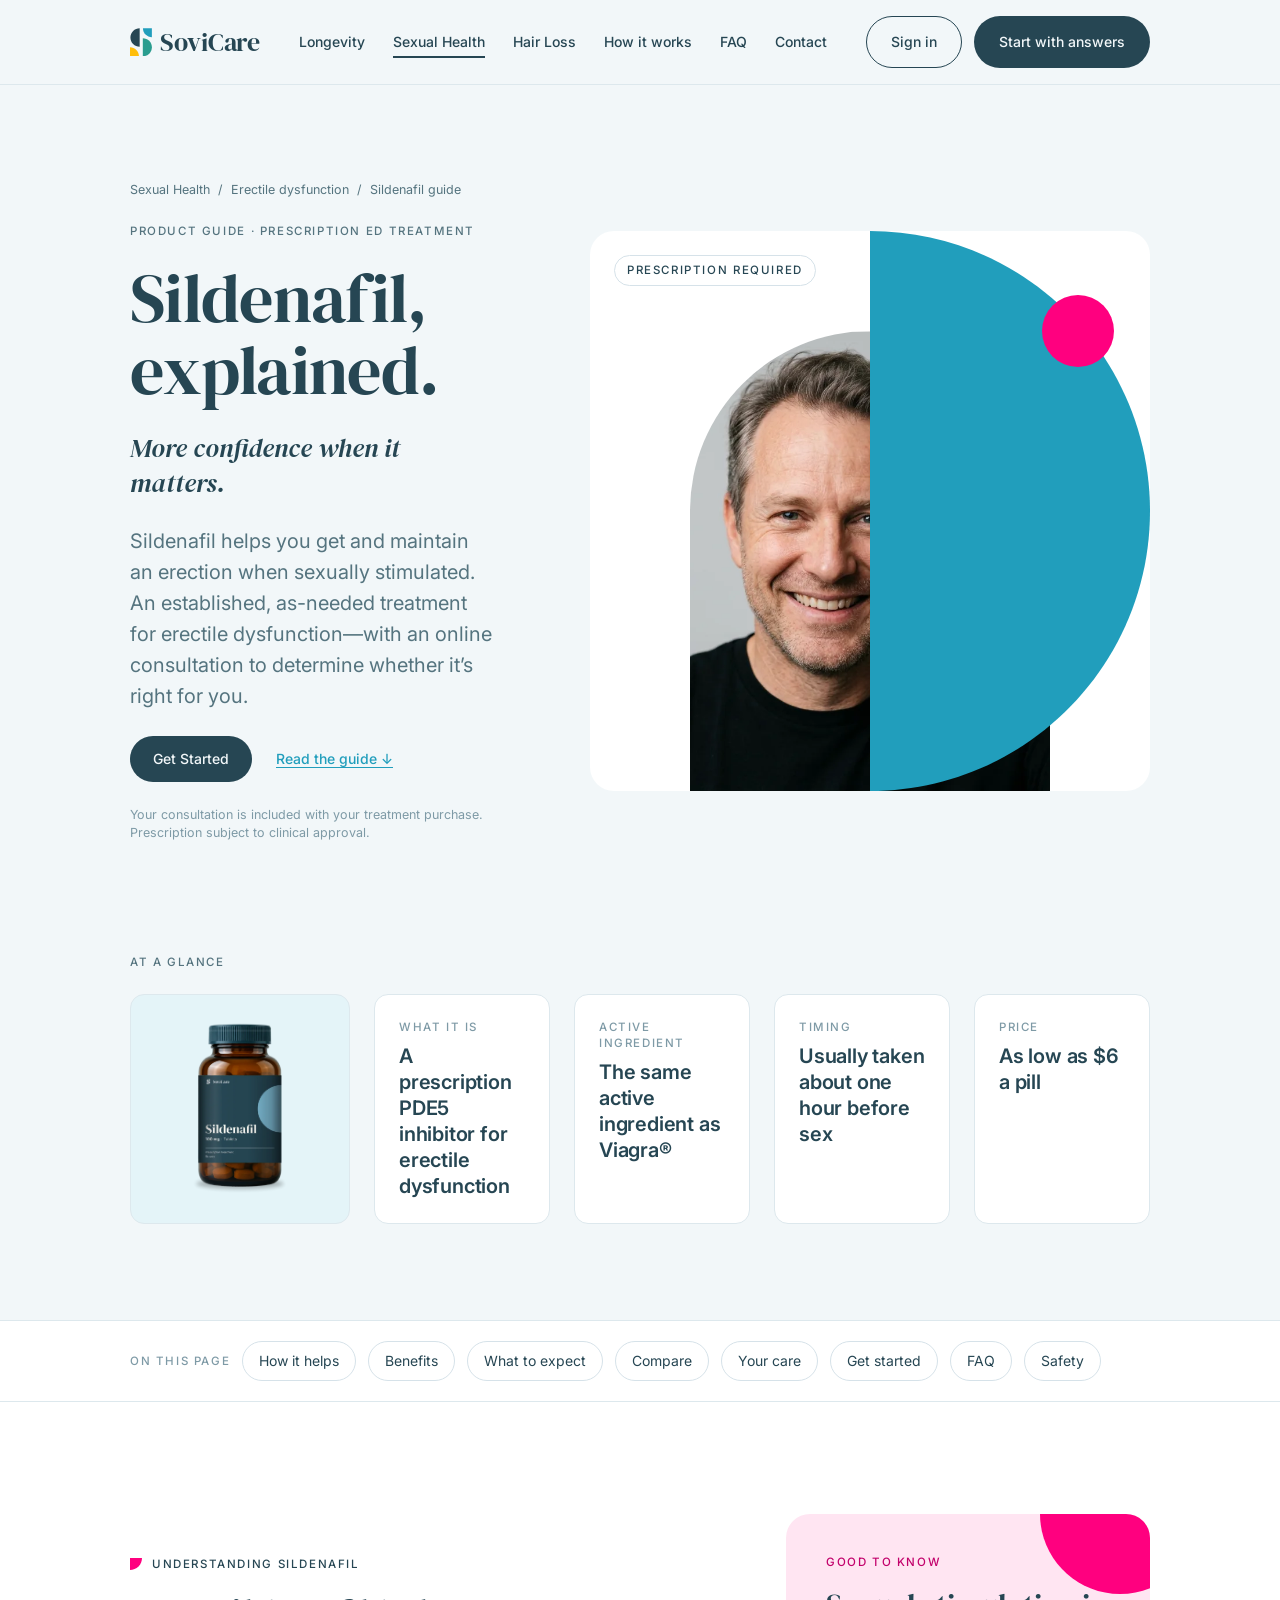
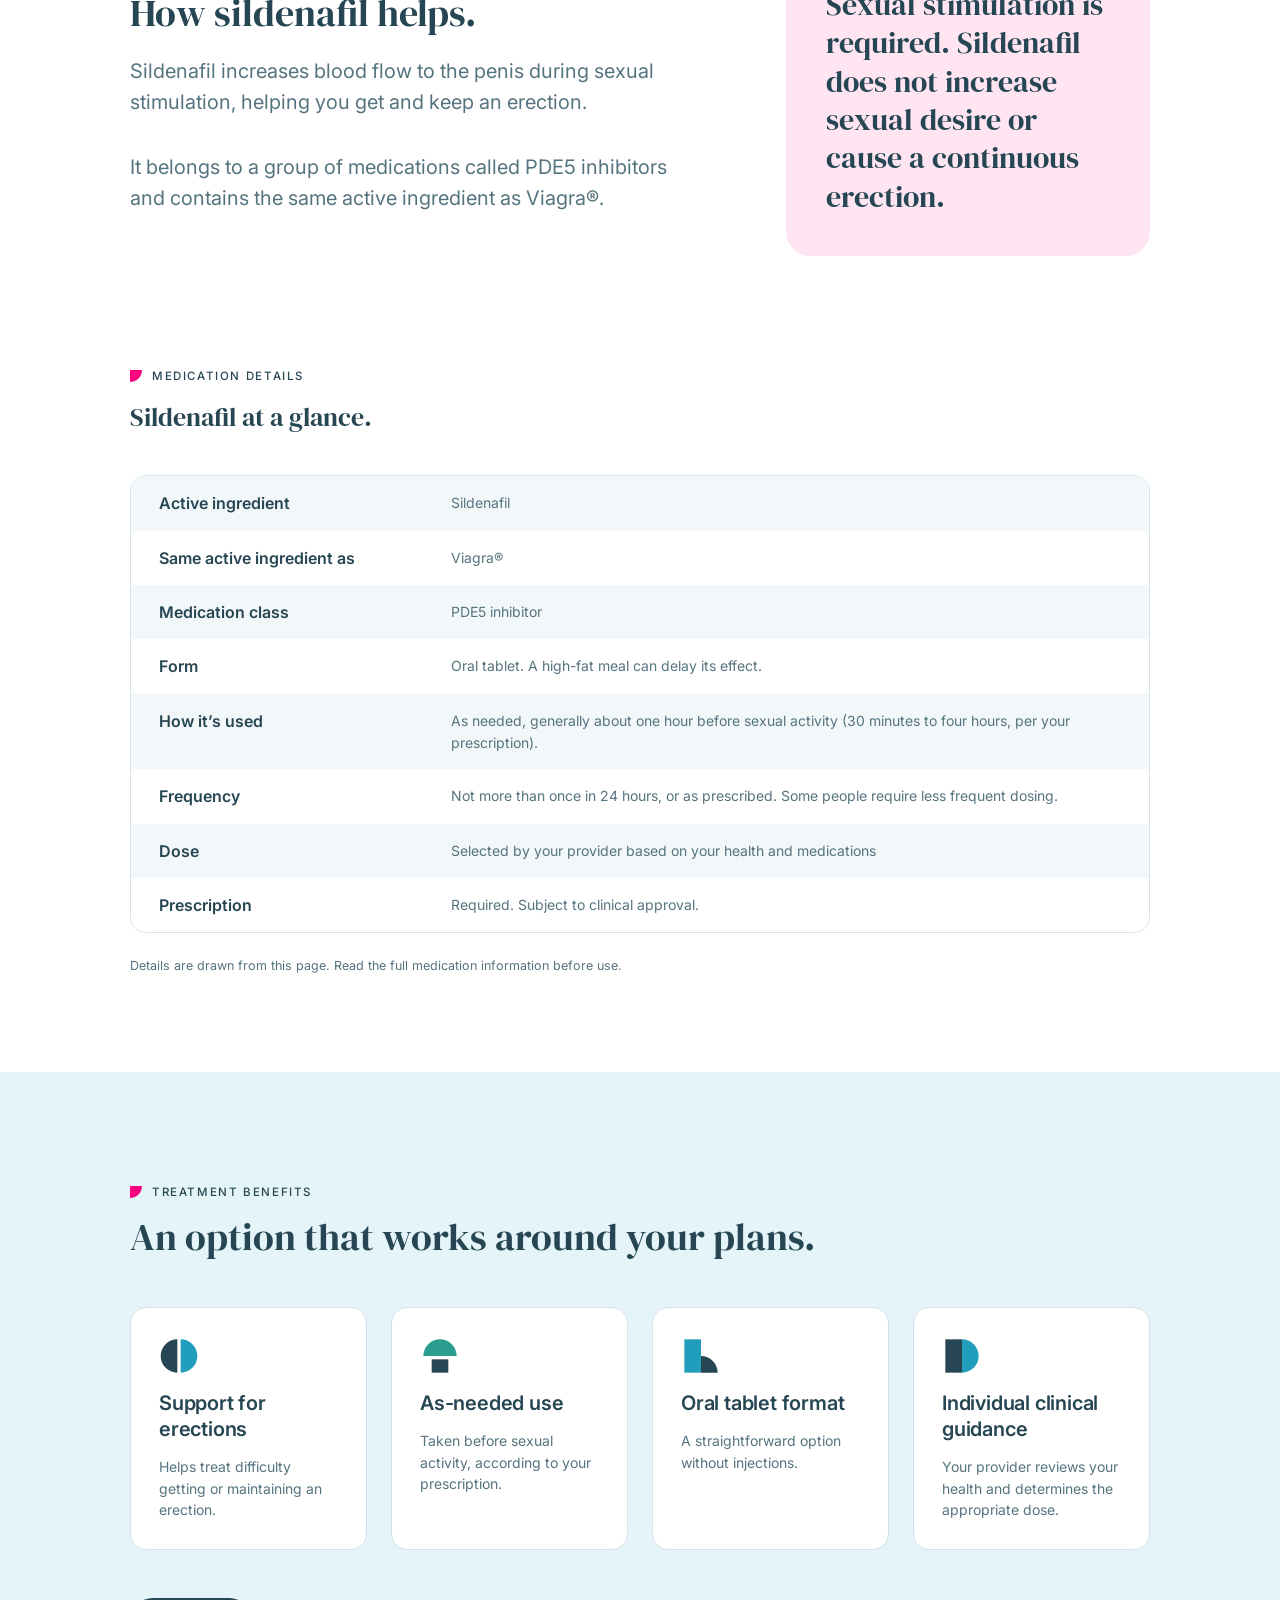
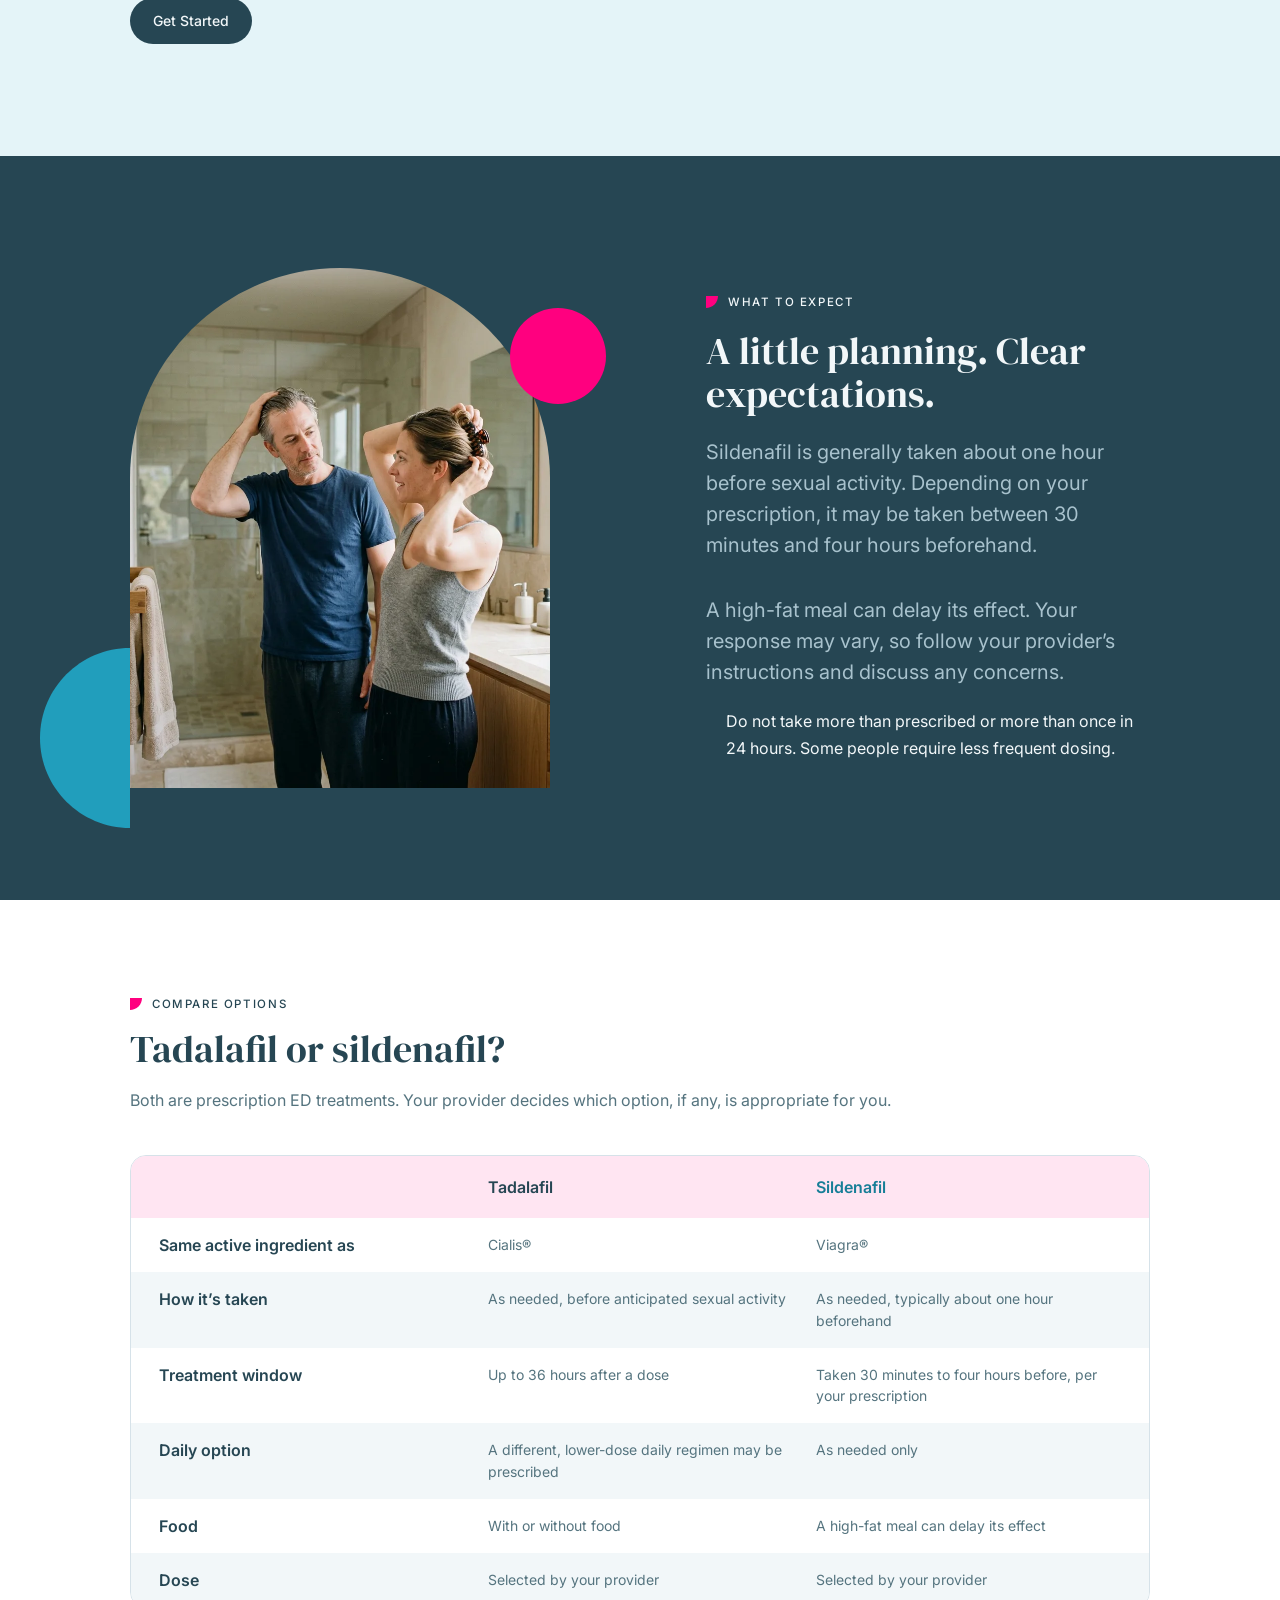
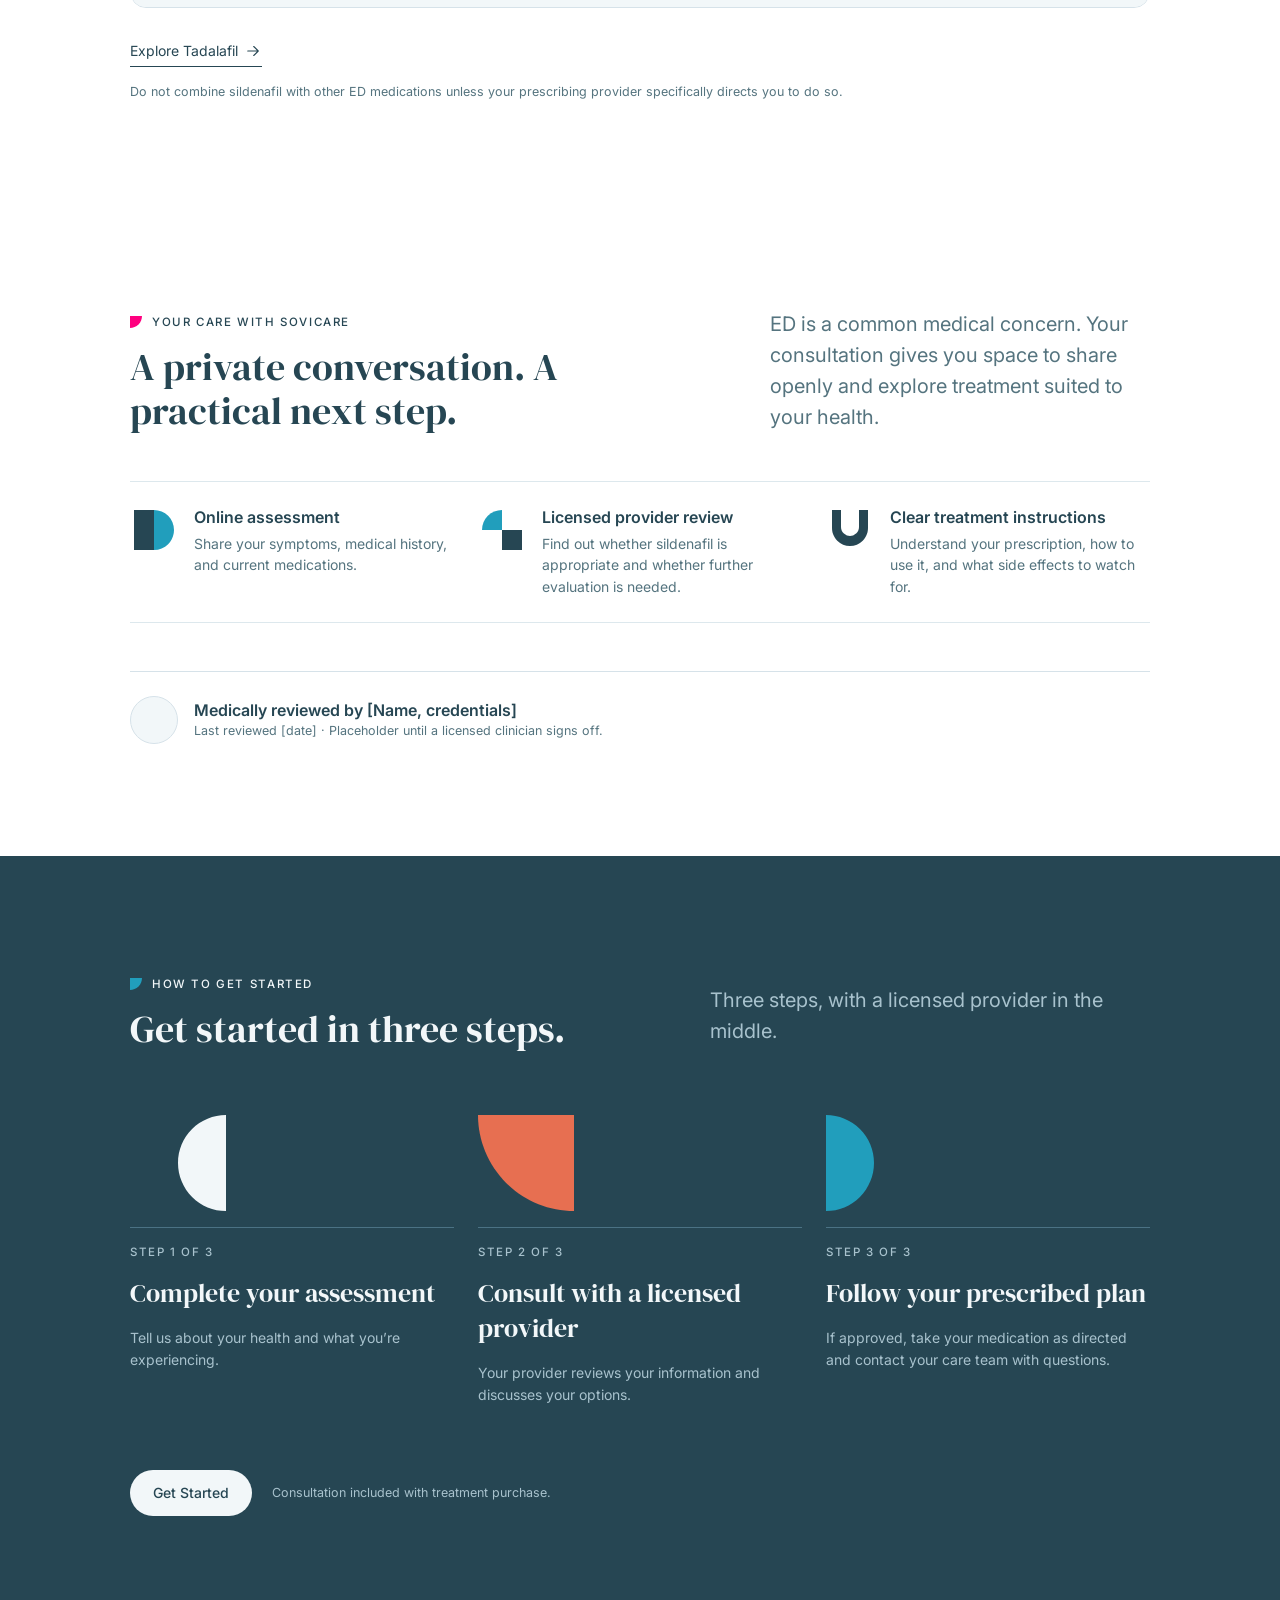
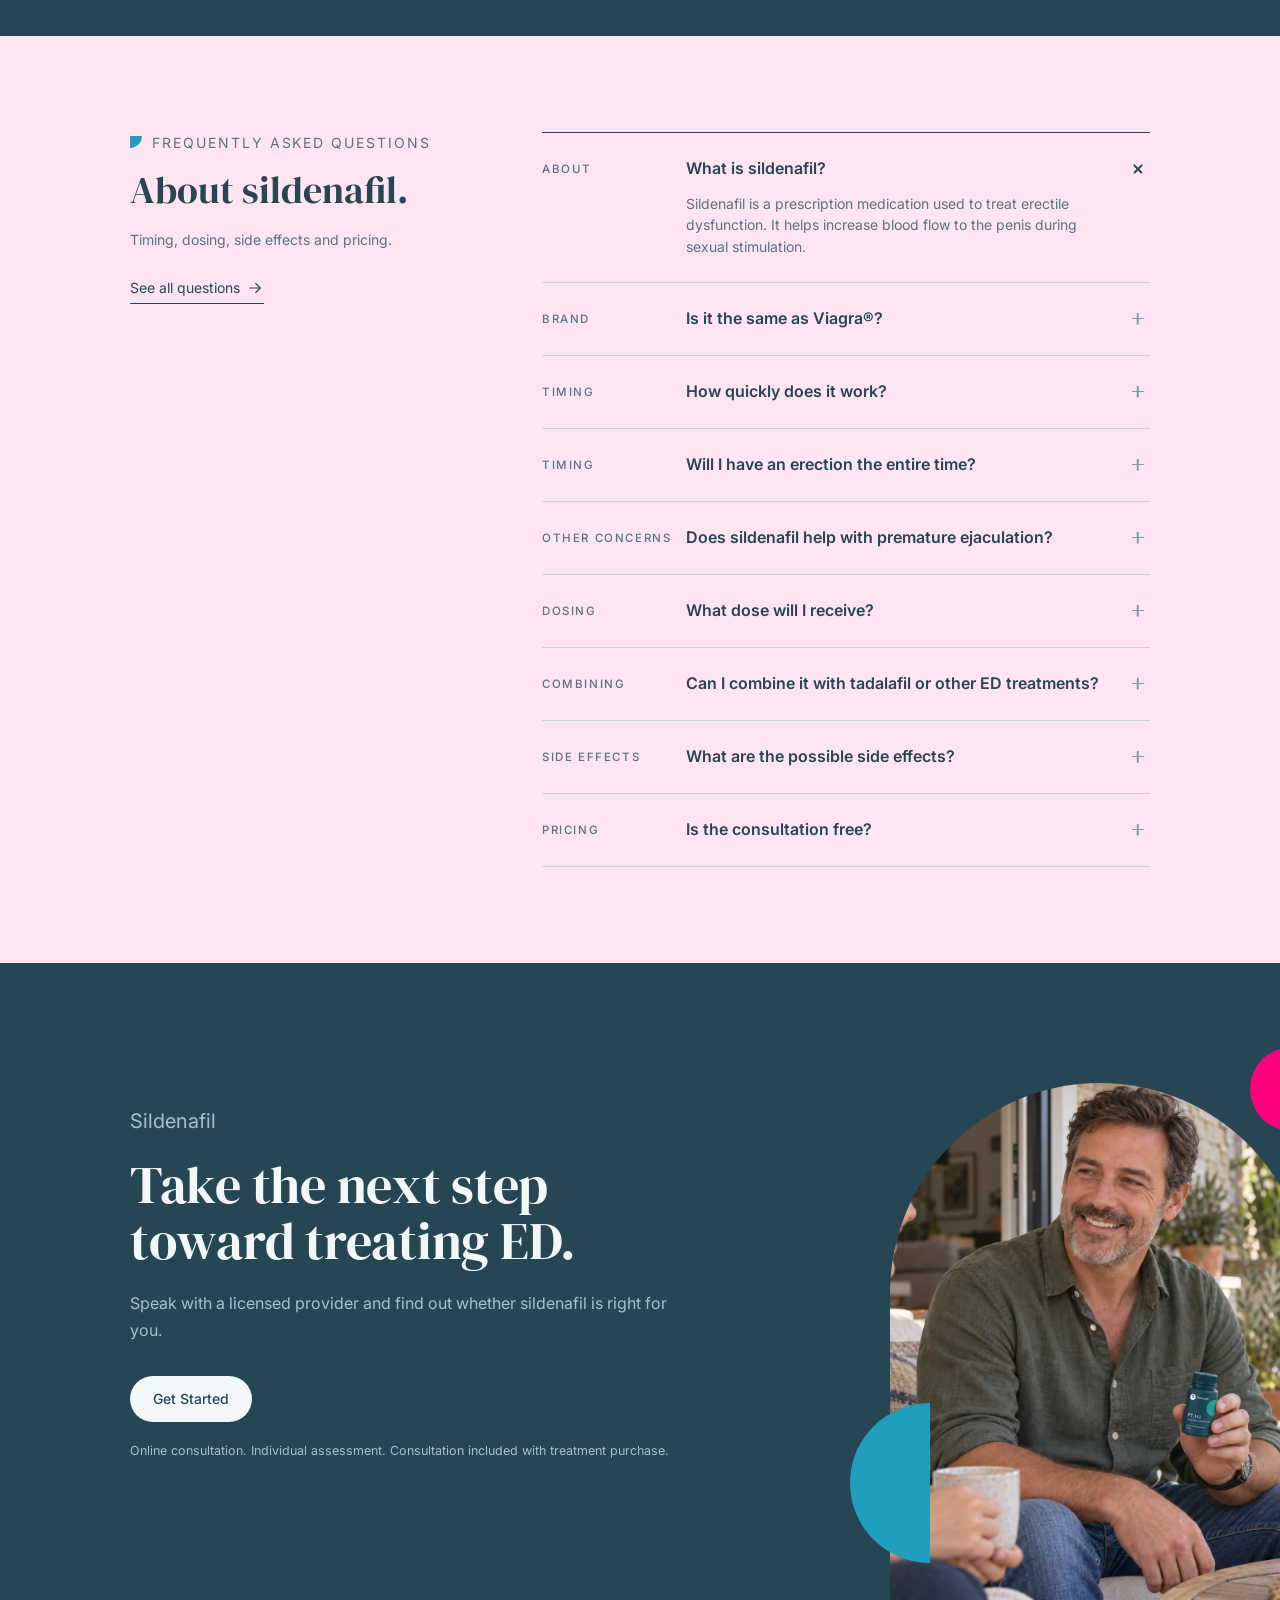
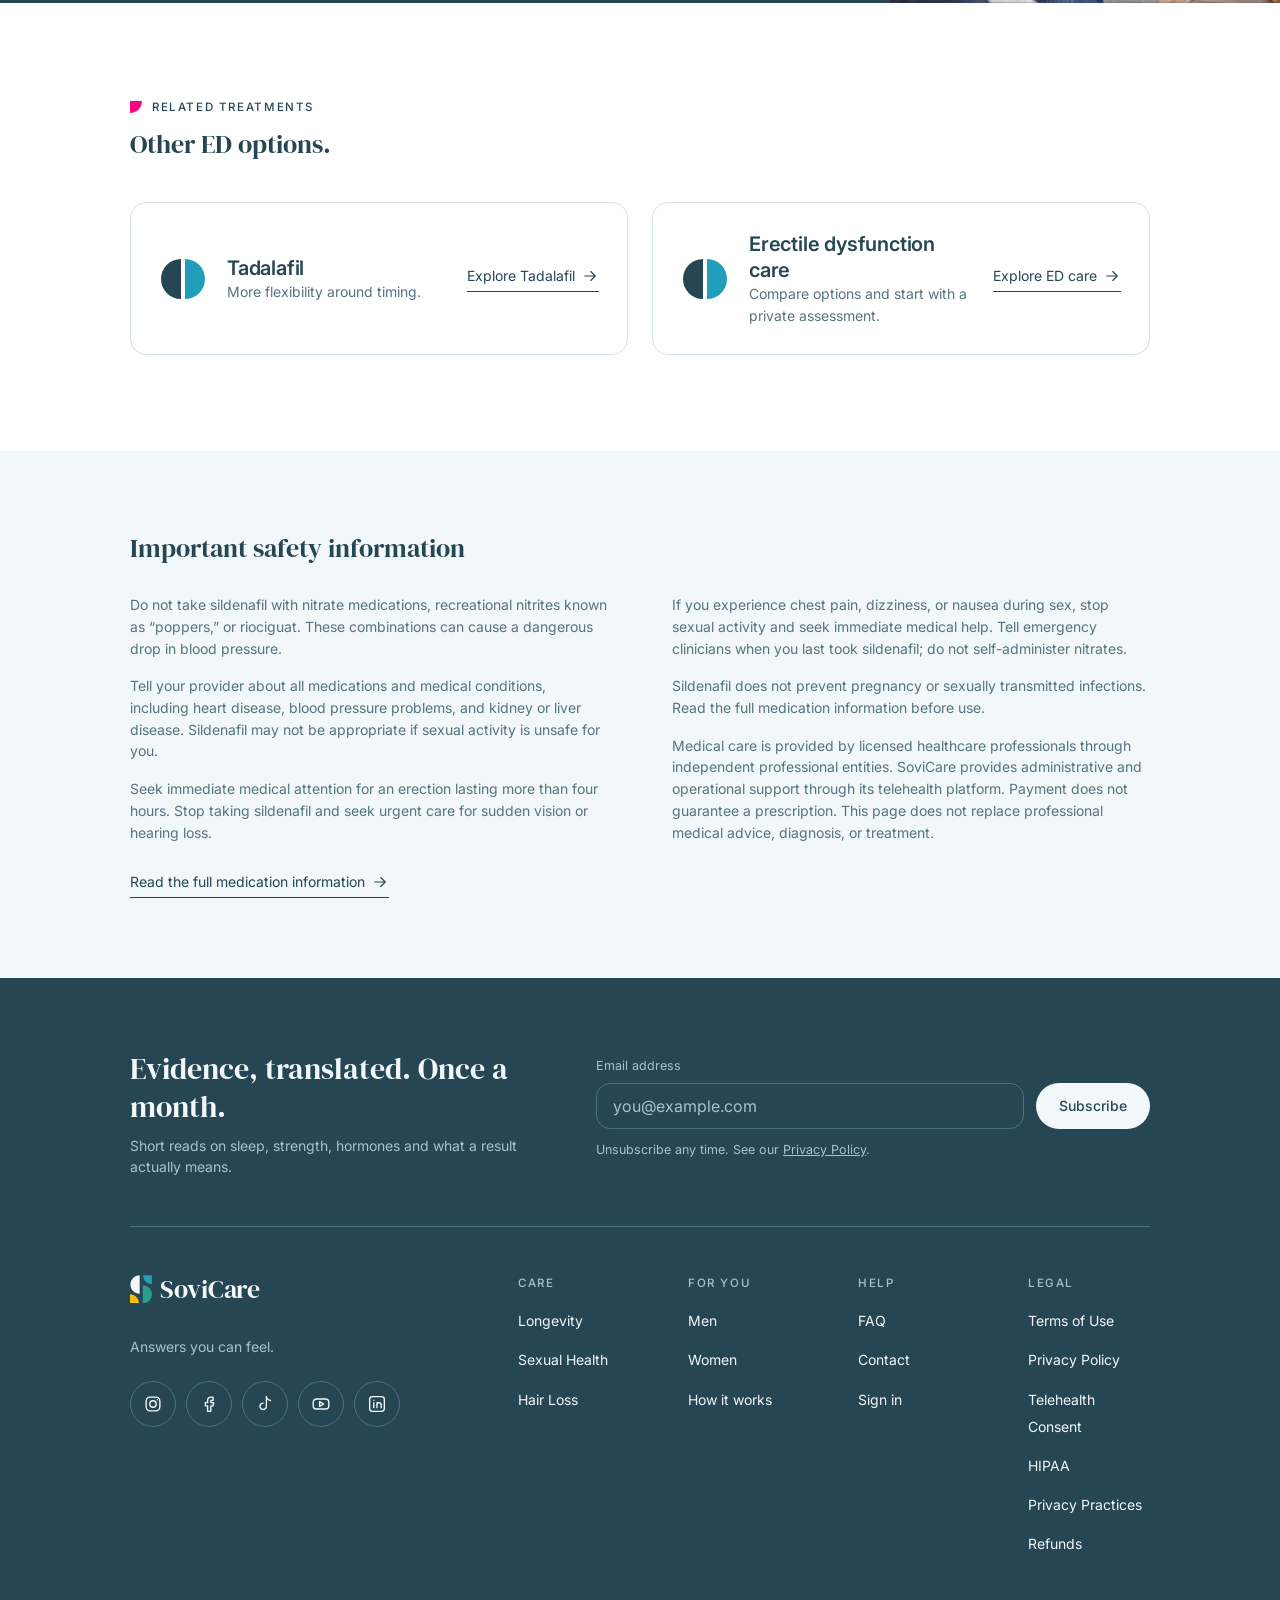
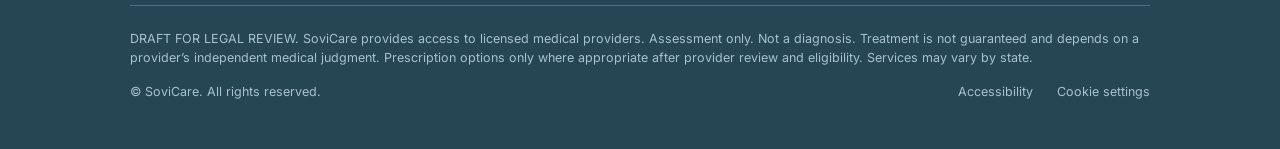
<file: sexual-health/sildenafil/index.html>
<!doctype html>
<html lang="en">
<head>
<meta charset="utf-8">
<base href="../../">
<meta name="viewport" content="width=device-width, initial-scale=1, viewport-fit=cover">
<meta name="robots" content="noindex, nofollow">
<title>SoviCare — Sildenafil, explained</title>
<meta name="description" content="Sildenafil helps you get and maintain an erection when sexually stimulated. An established, as-needed treatment for erectile dysfunction—with an onlin">
<meta name="theme-color" content="#264653">
<link rel="icon" href="assets/logo-symbol-light.svg" type="image/svg+xml">
<link rel="preconnect" href="https://fonts.googleapis.com">
<link rel="preconnect" href="https://fonts.gstatic.com" crossorigin>
<link href="https://fonts.googleapis.com/css2?family=DM+Serif+Display:ital@0;1&family=Inter:wght@400;500;600&display=swap" rel="stylesheet">
<link rel="stylesheet" href="css/site.css?v=3">
<link rel="stylesheet" href="css/pages.css?v=3">
<script>document.documentElement.classList.add('js')</script>
</head>
<body>
<a class="skip" href="#main">Skip to content</a>

<header class="site-header">
  <div class="wrap bar">
    <a class="logo" href="./" aria-label="SoviCare home"><svg viewBox="0 0 22 28.3" fill="none" aria-hidden="true" focusable="false"><path class="p1" d="M9.67662 0.203597C7.21974 0.203597 4.86349 1.17959 3.12622 2.91686C1.38894 4.65414 0.412949 7.01039 0.412949 9.46727C0.412949 11.9241 1.38894 14.2804 3.12622 16.0177C4.86349 17.7549 7.21974 18.7309 9.67662 18.7309V0.203597Z" fill="#264653"/><path class="p2" d="M21.8924 0.203597H12.9342C12.9342 2.57948 13.878 4.85805 15.558 6.53805C17.238 8.21805 19.5166 9.16187 21.8924 9.16187V0.203597Z" fill="#219EBC"/><path class="p3" d="M12.8324 10.1799C15.2353 10.1799 17.5397 11.1344 19.2388 12.8335C20.9379 14.5326 21.8924 16.837 21.8924 19.2399C21.8924 21.6428 20.9379 23.9473 19.2388 25.6464C17.5397 27.3455 15.2353 28.3 12.8324 28.3V10.1799Z" fill="#2A9D8F"/><path class="p4" d="M0.00575507 28.3V19.3417C2.38164 19.3417 4.66021 20.2855 6.34021 21.9655C8.02021 23.6455 8.96403 25.9241 8.96403 28.3H0.00575507Z" fill="#FFBE0B"/></svg>SoviCare</a>
    <nav class="nav" aria-label="Main">
      <a href="longevity/">Longevity</a>
      <a href="sexual-health/" aria-current="page">Sexual Health</a>
      <a href="hair-loss/">Hair Loss</a>
      <a href="how-it-works/">How it works</a>
      <a href="faq/">FAQ</a>
      <a href="contact/">Contact</a>
    </nav>
    <div class="head-actions">
      <a class="btn btn-lg btn-outline" href="#signin">Sign in</a>
      <a class="btn btn-lg btn-primary" href="#start">Start with answers</a>
    </div>
    <button class="circle-btn menu-btn" type="button" aria-label="Open menu" aria-expanded="false" aria-controls="menu">
      <svg viewBox="0 0 24 24" fill="none" aria-hidden="true"><path d="M7 9.5h10M7 14.5h10" stroke="#264653" stroke-width="1.5" stroke-linecap="round"/></svg>
    </button>
  </div>
</header>

<div class="menu-panel" id="menu" role="dialog" aria-modal="true" aria-label="Menu" aria-hidden="true">
  <div class="bar">
    <a class="logo" href="./" aria-label="SoviCare home"><svg viewBox="0 0 22 28.3" fill="none" aria-hidden="true" focusable="false"><path class="p1" d="M9.67662 0.203597C7.21974 0.203597 4.86349 1.17959 3.12622 2.91686C1.38894 4.65414 0.412949 7.01039 0.412949 9.46727C0.412949 11.9241 1.38894 14.2804 3.12622 16.0177C4.86349 17.7549 7.21974 18.7309 9.67662 18.7309V0.203597Z" fill="#264653"/><path class="p2" d="M21.8924 0.203597H12.9342C12.9342 2.57948 13.878 4.85805 15.558 6.53805C17.238 8.21805 19.5166 9.16187 21.8924 9.16187V0.203597Z" fill="#219EBC"/><path class="p3" d="M12.8324 10.1799C15.2353 10.1799 17.5397 11.1344 19.2388 12.8335C20.9379 14.5326 21.8924 16.837 21.8924 19.2399C21.8924 21.6428 20.9379 23.9473 19.2388 25.6464C17.5397 27.3455 15.2353 28.3 12.8324 28.3V10.1799Z" fill="#2A9D8F"/><path class="p4" d="M0.00575507 28.3V19.3417C2.38164 19.3417 4.66021 20.2855 6.34021 21.9655C8.02021 23.6455 8.96403 25.9241 8.96403 28.3H0.00575507Z" fill="#FFBE0B"/></svg>SoviCare</a>
    <button class="circle-btn menu-close" type="button" aria-label="Close menu">
      <svg viewBox="0 0 24 24" fill="none" aria-hidden="true"><path d="M6.5 6.5l11 11M17.5 6.5l-11 11" stroke="#264653" stroke-width="1.5" stroke-linecap="round"/></svg>
    </button>
  </div>
  <div class="inner">
    <p class="t-label">Areas of care</p>
    <div class="menu-areas">
      <a href="longevity/"><svg class="mark" viewBox="0 0 32 32" fill="none" aria-hidden="true" focusable="false"><path class="p1" d="M2.66667 29.3333V5.33333C9.03186 5.33333 15.1364 7.8619 19.6372 12.3628C24.1381 16.8636 26.6667 22.9681 26.6667 29.3333H2.66667Z" fill="#2A9D8F"/><path class="p2" d="M25.3333 11.3333C27.9107 11.3333 30 9.244 30 6.66667C30 4.08934 27.9107 2 25.3333 2C22.756 2 20.6667 4.08934 20.6667 6.66667C20.6667 9.244 22.756 11.3333 25.3333 11.3333Z" fill="#219EBC"/></svg>Longevity<svg class="arr" viewBox="0 0 18 18" fill="none" aria-hidden="true" focusable="false"><path class="p-only" d="M3.75 9H14.25M9.75 13.5L14.25 9L9.75 4.5" stroke="#264653" stroke-width="1.125" stroke-linecap="round" stroke-linejoin="round"/></svg></a>
      <a href="sexual-health/"><svg class="mark" viewBox="0 0 32 32" fill="none" aria-hidden="true" focusable="false"><path class="p1" d="M14.6667 2.66667C11.1304 2.66667 7.73906 4.07142 5.23858 6.57191C2.73809 9.07239 1.33333 12.4638 1.33333 16C1.33333 19.5362 2.73809 22.9276 5.23858 25.4281C7.73906 27.9286 11.1304 29.3333 14.6667 29.3333V2.66667Z" fill="#264653"/><path class="p2" d="M17.3333 2.66667C20.8696 2.66667 24.2609 4.07142 26.7614 6.57191C29.2619 9.07239 30.6667 12.4638 30.6667 16C30.6667 19.5362 29.2619 22.9276 26.7614 25.4281C24.2609 27.9286 20.8696 29.3333 17.3333 29.3333V2.66667Z" fill="#219EBC"/></svg>Sexual Health<svg class="arr" viewBox="0 0 18 18" fill="none" aria-hidden="true" focusable="false"><path class="p-only" d="M3.75 9H14.25M9.75 13.5L14.25 9L9.75 4.5" stroke="#264653" stroke-width="1.125" stroke-linecap="round" stroke-linejoin="round"/></svg></a>
      <a href="hair-loss/"><svg class="mark" viewBox="0 0 32 32" fill="none" aria-hidden="true" focusable="false"><path class="p1" d="M16 2.66667C13.171 2.66667 10.4579 3.79047 8.45753 5.79086C6.45714 7.79125 5.33333 10.5044 5.33333 13.3333V29.3333H16V2.66667Z" fill="#264653"/><path class="p2" d="M16 2.66667C18.829 2.66667 21.5421 3.79047 23.5425 5.79086C25.5429 7.79125 26.6667 10.5044 26.6667 13.3333V29.3333H16V2.66667Z" fill="#FFBE0B"/></svg>Hair Loss<svg class="arr" viewBox="0 0 18 18" fill="none" aria-hidden="true" focusable="false"><path class="p-only" d="M3.75 9H14.25M9.75 13.5L14.25 9L9.75 4.5" stroke="#264653" stroke-width="1.125" stroke-linecap="round" stroke-linejoin="round"/></svg></a>
    </div>
    <div class="menu-links">
      <a href="how-it-works/">How it works</a>
      <a href="faq/">FAQ</a>
      <a href="contact/">Contact</a>
      <a href="men/">For men</a>
      <a href="women/">For women</a>
    </div>
    <a class="btn btn-primary" href="#start">Start with answers</a>
    <a class="btn btn-outline" href="#signin">Sign in</a>
    <p class="fine">Assessment only. Not a diagnosis.</p>
  </div>
</div>

<main id="main">
<!-- 02 Guide hero -->
<section class="pd-hero th-intimacy" aria-labelledby="pd-title">
  <div class="wrap pd-hero-grid">
    <div class="pd-intro">
      <nav class="pd-crumbs t-caption" aria-label="Breadcrumb" data-reveal><a href="sexual-health/">Sexual Health</a><span aria-hidden="true">/</span><a href="sexual-health/">Erectile dysfunction</a><span aria-hidden="true">/</span><span aria-current="page">Sildenafil guide</span></nav>
      <p class="t-label pd-kicker" data-reveal style="--i:1">Product guide · Prescription ED treatment</p>
      <h1 class="t-display" id="pd-title" data-reveal style="--i:2">Sildenafil,<br>explained.</h1>
      <p class="pd-tagline" data-reveal style="--i:3">More confidence when it matters.</p>
      <p class="t-lead pd-lead" data-reveal style="--i:4">Sildenafil helps you get and maintain an erection when sexually stimulated. An established, as-needed treatment for erectile dysfunction—with an online consultation to determine whether it’s right for you.</p>
      <div class="pd-cta" data-reveal style="--i:5"><a class="btn btn-primary ph-demo" href="#start" data-sticky-start>Get Started</a><a class="pd-read" href="sexual-health/sildenafil/#how-it-helps">Read the guide ↓</a></div>
      <p class="t-caption caption-c pd-note" data-reveal style="--i:6">Your consultation is included with your treatment purchase. Prescription subject to clinical approval.</p>
      <p class="t-caption ph-demo-msg" aria-live="polite"></p>
    </div>
    <div class="pd-visual">
      <div class="kit pd-v-half" data-kit="pivot-r" aria-hidden="true"><img src="assets/pdp/kit-half-blue-280.svg" alt="" width="280" height="560"></div>
      <div class="pd-v-photo" data-wipe><img src="assets/sh/statement-photo.webp" alt="Portrait of a smiling man" width="360" height="460"></div>
      <div class="kit pd-v-circle" data-kit="pivot-tl" style="--d:300ms" aria-hidden="true"><img src="assets/pdp/kit-circle-pink-72.svg" alt="" width="72" height="72"></div>
      <span class="pd-rx t-label">Prescription required</span>
    </div>
  </div>
</section>

<!-- 02c At a glance -->
<section class="pd-glance th-intimacy" aria-labelledby="pd-glance-t">
  <div class="wrap">
    <p class="t-label pd-glance-label" id="pd-glance-t">At a glance</p>
    <div class="pd-facts">
      <div class="pd-pack" data-reveal><img src="assets/pdp/bottle-sildenafil.webp" alt="SoviCare Sildenafil bottle" width="539" height="870"></div>
      <div class="pd-fact" data-reveal style="--i:1"><span class="t-label">What it is</span><b>A prescription PDE5 inhibitor for erectile dysfunction</b></div><div class="pd-fact" data-reveal style="--i:2"><span class="t-label">Active ingredient</span><b>The same active ingredient as Viagra®</b></div><div class="pd-fact" data-reveal style="--i:3"><span class="t-label">Timing</span><b>Usually taken about one hour before sex</b></div><div class="pd-fact" data-reveal style="--i:4"><span class="t-label">Price</span><b>As low as $6 a pill</b></div>
    </div>
  </div>
</section>

<!-- 02d On this page -->
<nav class="pd-anchors" aria-label="On this page">
  <div class="wrap"><span class="t-label">On this page</span><div class="pd-anchor-list"><a href="sexual-health/sildenafil/#how-it-helps">How it helps</a><a href="sexual-health/sildenafil/#benefits">Benefits</a><a href="sexual-health/sildenafil/#what-to-expect">What to expect</a><a href="sexual-health/sildenafil/#compare">Compare</a><a href="sexual-health/sildenafil/#your-care">Your care</a><a href="sexual-health/sildenafil/#get-started">Get started</a><a href="sexual-health/sildenafil/#faq">FAQ</a><a href="sexual-health/sildenafil/#isi">Safety</a></div></div>
</nav>

<!-- 03 Understanding -->
<section class="pd-und th-intimacy" id="how-it-helps" aria-labelledby="pd-und-t">
  <div class="wrap pd-und-grid">
    <div class="pd-und-copy" data-reveal>
      <p class="eyebrow t-label"><img src="assets/sh/eyebrow-pink.svg" alt="" width="12" height="12">Understanding sildenafil</p>
      <h2 class="t-h2" id="pd-und-t">How sildenafil helps.</h2>
      <div class="t-lead muted sh-paras"><p>Sildenafil increases blood flow to the penis during sexual stimulation, helping you get and keep an erection.</p><p>It belongs to a group of medications called PDE5 inhibitors and contains the same active ingredient as Viagra®.</p></div>
    </div>
    <aside class="pd-callout" data-reveal style="--i:1">
      <img class="pd-callout-kit" src="assets/pdp/kit-half-pink-160.svg" alt="" width="160" height="80" aria-hidden="true">
      <p class="t-label">Good to know</p>
      <p class="t-quote">Sexual stimulation is required. Sildenafil does not increase sexual desire or cause a continuous erection.</p>
    </aside>
  </div>
</section>

<!-- 03b Medication details -->
<section class="pd-details" aria-labelledby="pd-det-t">
  <div class="wrap">
    <p class="eyebrow t-label" data-reveal><img src="assets/sh/eyebrow-pink.svg" alt="" width="12" height="12">Medication details</p>
    <h2 class="t-h3" id="pd-det-t" data-reveal>Sildenafil at a glance.</h2>
    <div class="pd-table" data-reveal style="--i:1"><div class="pd-tr"><b>Active ingredient</b><span>Sildenafil</span></div><div class="pd-tr"><b>Same active ingredient as</b><span>Viagra®</span></div><div class="pd-tr"><b>Medication class</b><span>PDE5 inhibitor</span></div><div class="pd-tr"><b>Form</b><span>Oral tablet. A high-fat meal can delay its effect.</span></div><div class="pd-tr"><b>How it’s used</b><span>As needed, generally about one hour before sexual activity (30 minutes to four hours, per your prescription).</span></div><div class="pd-tr"><b>Frequency</b><span>Not more than once in 24 hours, or as prescribed. Some people require less frequent dosing.</span></div><div class="pd-tr"><b>Dose</b><span>Selected by your provider based on your health and medications</span></div><div class="pd-tr"><b>Prescription</b><span>Required. Subject to clinical approval.</span></div></div>
    <p class="t-caption muted">Details are drawn from this page. Read the full medication information before use.</p>
  </div>
</section>

<!-- 04 Benefits -->
<section class="pd-benefits th-intimacy" id="benefits" aria-labelledby="pd-ben-t">
  <div class="wrap">
    <p class="eyebrow t-label" data-reveal><img src="assets/sh/eyebrow-pink.svg" alt="" width="12" height="12">Treatment benefits</p>
    <h2 class="t-h2" id="pd-ben-t" data-reveal>An option that works around your plans.</h2>
    <div class="pd-ben-grid"><div class="pd-ben" data-reveal style="--i:0"><img class="ph-mark" src="assets/sh/mark-intimacy-48.svg" alt="" width="40" height="40" style="width:40px;height:40px"><h3 class="t-card">Support for erections</h3><p>Helps treat difficulty getting or maintaining an erection.</p></div><div class="pd-ben" data-reveal style="--i:1"><img class="ph-mark" src="assets/sh/mark-open-48.svg" alt="" width="40" height="40" style="width:40px;height:40px"><h3 class="t-card">As-needed use</h3><p>Taken before sexual activity, according to your prescription.</p></div><div class="pd-ben" data-reveal style="--i:2"><img class="ph-mark" src="assets/pdp/mark-renew.svg" alt="" width="40" height="40" style="width:40px;height:40px"><h3 class="t-card">Oral tablet format</h3><p>A straightforward option without injections.</p></div><div class="pd-ben" data-reveal style="--i:3"><img class="ph-mark" src="assets/sh/mark-assess.svg" alt="" width="40" height="40" style="width:40px;height:40px"><h3 class="t-card">Individual clinical guidance</h3><p>Your provider reviews your health and determines the appropriate dose.</p></div></div>
    <a class="btn btn-primary ph-demo" href="#start">Get Started</a>
  </div>
</section>

<!-- 05 What to expect (dark) -->
<section class="pd-expect bg-dark" id="what-to-expect" aria-labelledby="pd-exp-t">
  <div class="wrap pd-exp-grid">
    <div class="pd-exp-visual" aria-hidden="true">
      <div class="pd-exp-photo" data-wipe><img src="assets/sh/final-photo.webp" alt="" width="420" height="520"></div>
      <div class="kit pd-exp-circle" data-kit="pivot-tl" style="--d:300ms"><img src="assets/pdp/kit-circle-pink-96.svg" alt="" width="96" height="96"></div>
      <div class="kit pd-exp-half" data-kit="pivot-r" style="--d:150ms"><img src="assets/pdp/kit-half-blue-90.svg" alt="" width="90" height="180"></div>
    </div>
    <div class="pd-exp-copy" data-reveal>
      <p class="eyebrow t-label"><img src="assets/sh/eyebrow-pink.svg" alt="" width="12" height="12">What to expect</p>
      <h2 class="t-h2" id="pd-exp-t">A little planning. Clear expectations.</h2>
      <div class="t-lead sh-paras"><p>Sildenafil is generally taken about one hour before sexual activity. Depending on your prescription, it may be taken between 30 minutes and four hours beforehand.</p><p>A high-fat meal can delay its effect. Your response may vary, so follow your provider’s instructions and discuss any concerns.</p></div>
      <p class="pd-exp-note">Do not take more than prescribed or more than once in 24 hours. Some people require less frequent dosing.</p>
    </div>
  </div>
</section>

<!-- 05b Compare -->
<section class="pd-compare th-intimacy" id="compare" aria-labelledby="pd-cmp-t">
  <div class="wrap">
    <p class="eyebrow t-label" data-reveal><img src="assets/sh/eyebrow-pink.svg" alt="" width="12" height="12">Compare options</p>
    <h2 class="t-h2" id="pd-cmp-t" data-reveal>Tadalafil or sildenafil?</h2>
    <p class="t-body muted" data-reveal>Both are prescription ED treatments. Your provider decides which option, if any, is appropriate for you.</p>
    <div class="pd-table pd-cmp" role="table" data-reveal style="--i:1"><div class="pd-tr pd-th"><b aria-hidden="true"></b><span class="">Tadalafil</span><span class="is-this">Sildenafil</span></div><div class="pd-tr"><b>Same active ingredient as</b><span>Cialis®</span><span>Viagra®</span></div><div class="pd-tr"><b>How it’s taken</b><span>As needed, before anticipated sexual activity</span><span>As needed, typically about one hour beforehand</span></div><div class="pd-tr"><b>Treatment window</b><span>Up to 36 hours after a dose</span><span>Taken 30 minutes to four hours before, per your prescription</span></div><div class="pd-tr"><b>Daily option</b><span>A different, lower-dose daily regimen may be prescribed</span><span>As needed only</span></div><div class="pd-tr"><b>Food</b><span>With or without food</span><span>A high-fat meal can delay its effect</span></div><div class="pd-tr"><b>Dose</b><span>Selected by your provider</span><span>Selected by your provider</span></div></div>
    <a class="link-arrow" href="sexual-health/tadalafil/">Explore Tadalafil <img src="assets/icon-arrow.svg" alt="" width="18" height="18"></a>
    <p class="t-caption muted">Do not combine sildenafil with other ED medications unless your prescribing provider specifically directs you to do so.</p>
  </div>
</section>

<!-- 06 Your care -->
<section class="pd-care" id="your-care" aria-labelledby="pd-care-t">
  <div class="wrap">
    <div class="pd-care-head" data-reveal>
      <div><p class="eyebrow t-label"><img src="assets/sh/eyebrow-pink.svg" alt="" width="12" height="12">Your care with SoviCare</p><h2 class="t-h2" id="pd-care-t">A private conversation. A practical next step.</h2></div>
      <p class="t-lead muted">ED is a common medical concern. Your consultation gives you space to share openly and explore treatment suited to your health.</p>
    </div>
    <ul class="pd-care-list"><li data-reveal style="--i:0"><img class="ph-mark" src="assets/sh/mark-assess.svg" alt="" width="48" height="48" style="width:48px;height:48px"><div><b>Online assessment</b><span>Share your symptoms, medical history, and current medications.</span></div></li><li data-reveal style="--i:1"><img class="ph-mark" src="assets/sh/mark-review.svg" alt="" width="48" height="48" style="width:48px;height:48px"><div><b>Licensed provider review</b><span>Find out whether sildenafil is appropriate and whether further evaluation is needed.</span></div></li><li data-reveal style="--i:2"><img class="ph-mark" src="assets/sh/mark-privacy.svg" alt="" width="48" height="48" style="width:48px;height:48px"><div><b>Clear treatment instructions</b><span>Understand your prescription, how to use it, and what side effects to watch for.</span></div></li></ul>
    <div class="pd-byline"><img src="assets/pdp/avatar-placeholder.svg" alt="" width="48" height="48"><div><b>Medically reviewed by [Name, credentials]</b><span>Last reviewed [date] · Placeholder until a licensed clinician signs off.</span></div></div>
  </div>
</section>

<!-- 07 How to get started (dark) -->
<section class="sh-hiw bg-dark" id="get-started" aria-labelledby="pd-start-t">
  <div class="wrap">
    <div class="sec-head" data-reveal>
      <div><p class="eyebrow t-label"><img src="assets/sh/eyebrow-blue.svg" alt="" width="12" height="12">How to get started</p><h2 class="t-h2" id="pd-start-t">Get started in three steps.</h2></div>
      <p class="t-lead">Three steps, with a licensed provider in the middle.</p>
    </div>
    <ol class="sh-steps pd-steps3" data-steps><li style="--i:0"><div class="sh-slot"><img class="sh-piece" style="left:48px;width:48px" src="assets/sh/kit-half-mist.svg" alt="" width="96" height="96"></div><span class="t-label">Step 1 of 3</span><h3 class="t-h3">Complete your assessment</h3><p>Tell us about your health and what you’re experiencing.</p></li><li style="--i:1"><div class="sh-slot"><img class="sh-piece" style="" src="assets/sh/kit-quarter-coral.svg" alt="" width="96" height="96"></div><span class="t-label">Step 2 of 3</span><h3 class="t-h3">Consult with a licensed provider</h3><p>Your provider reviews your information and discusses your options.</p></li><li style="--i:2"><div class="sh-slot"><img class="sh-piece" style="width:48px" src="assets/sh/kit-half-blue.svg" alt="" width="96" height="96"></div><span class="t-label">Step 3 of 3</span><h3 class="t-h3">Follow your prescribed plan</h3><p>If approved, take your medication as directed and contact your care team with questions.</p></li></ol>
    <div class="pd-start-cta"><a class="btn btn-ondark ph-demo" href="#start">Get Started</a><p class="t-caption">Consultation included with treatment purchase.</p></div>
  </div>
</section>

<!-- 08 FAQ -->
<section class="sh-faq pd-faq th-intimacy" id="faq" aria-labelledby="pd-faq-t">
  <div class="wrap faq-grid">
    <div class="faq-side" data-reveal>
      <p class="eyebrow t-label"><img src="assets/sh/eyebrow-blue.svg" alt="" width="12" height="12">Frequently asked questions</p>
      <h2 class="t-h2" id="pd-faq-t">About sildenafil.</h2>
      <p>Timing, dosing, side effects and pricing.</p>
      <a class="link-arrow" href="faq/">See all questions <img src="assets/icon-arrow.svg" alt="" width="18" height="18"></a>
    </div>
    <div data-reveal style="--i:1"><div class="acc" data-hash><div class="acc-item" id="what-is-sildenafil"><button class="acc-btn" type="button" aria-expanded="true" aria-controls="pf-0"><span class="t-label">About</span><span class="q">What is sildenafil?</span><span class="pm" aria-hidden="true"><i></i><i></i></span></button><div class="acc-panel open" id="pf-0"><div><p>Sildenafil is a prescription medication used to treat erectile dysfunction. It helps increase blood flow to the penis during sexual stimulation.</p></div></div></div><div class="acc-item" id="is-it-the-same-as-viagra"><button class="acc-btn" type="button" aria-expanded="false" aria-controls="pf-1"><span class="t-label">Brand</span><span class="q">Is it the same as Viagra®?</span><span class="pm" aria-hidden="true"><i></i><i></i></span></button><div class="acc-panel" id="pf-1"><div><p>Sildenafil is the active ingredient in Viagra®. The brand name, manufacturer, and inactive ingredients may differ.</p></div></div></div><div class="acc-item" id="how-quickly-does-it-work"><button class="acc-btn" type="button" aria-expanded="false" aria-controls="pf-2"><span class="t-label">Timing</span><span class="q">How quickly does it work?</span><span class="pm" aria-hidden="true"><i></i><i></i></span></button><div class="acc-panel" id="pf-2"><div><p>It is usually taken about one hour before sex. Timing varies, and a high-fat meal can delay its effect.</p></div></div></div><div class="acc-item" id="will-i-have-an-erection-the-entire-time"><button class="acc-btn" type="button" aria-expanded="false" aria-controls="pf-3"><span class="t-label">Timing</span><span class="q">Will I have an erection the entire time?</span><span class="pm" aria-hidden="true"><i></i><i></i></span></button><div class="acc-panel" id="pf-3"><div><p>No. Sexual stimulation is needed. An erection lasting more than four hours requires immediate medical attention.</p></div></div></div><div class="acc-item" id="does-sildenafil-help-with-premature-ejaculation"><button class="acc-btn" type="button" aria-expanded="false" aria-controls="pf-4"><span class="t-label">Other concerns</span><span class="q">Does sildenafil help with premature ejaculation?</span><span class="pm" aria-hidden="true"><i></i><i></i></span></button><div class="acc-panel" id="pf-4"><div><p>Sildenafil treats ED. It is not an approved treatment for premature ejaculation. Discuss ejaculation concerns with your provider so they can assess suitable options.</p></div></div></div><div class="acc-item" id="what-dose-will-i-receive"><button class="acc-btn" type="button" aria-expanded="false" aria-controls="pf-5"><span class="t-label">Dosing</span><span class="q">What dose will I receive?</span><span class="pm" aria-hidden="true"><i></i><i></i></span></button><div class="acc-panel" id="pf-5"><div><p>Your provider selects the dose based on your health, medications, and response. A higher dose is not automatically more appropriate.</p></div></div></div><div class="acc-item" id="can-i-combine-it-with-tadalafil-or-other-ed-treatments"><button class="acc-btn" type="button" aria-expanded="false" aria-controls="pf-6"><span class="t-label">Combining</span><span class="q">Can I combine it with tadalafil or other ED treatments?</span><span class="pm" aria-hidden="true"><i></i><i></i></span></button><div class="acc-panel" id="pf-6"><div><p>Do not combine sildenafil with other ED medications unless your prescribing provider specifically directs you to do so.</p></div></div></div><div class="acc-item" id="what-are-the-possible-side-effects"><button class="acc-btn" type="button" aria-expanded="false" aria-controls="pf-7"><span class="t-label">Side effects</span><span class="q">What are the possible side effects?</span><span class="pm" aria-hidden="true"><i></i><i></i></span></button><div class="acc-panel" id="pf-7"><div><p>Common side effects include headache, flushing, indigestion, nasal congestion, and visual changes. Your provider will discuss important risks and interactions before prescribing.</p></div></div></div><div class="acc-item" id="is-the-consultation-free"><button class="acc-btn" type="button" aria-expanded="false" aria-controls="pf-8"><span class="t-label">Pricing</span><span class="q">Is the consultation free?</span><span class="pm" aria-hidden="true"><i></i><i></i></span></button><div class="acc-panel" id="pf-8"><div><p>Your consultation is included when you purchase treatment.</p></div></div></div></div></div>
  </div>
</section>

<!-- 09 Closing (dark) -->
<section class="sh-final bg-dark" id="start" aria-labelledby="pd-close-t" data-sticky-end>
  <div class="wrap sh-final-grid">
    <div class="sh-final-copy" data-reveal>
      <p class="t-lead">Sildenafil</p>
      <h2 class="t-h1" id="pd-close-t">Take the next step<br>toward treating ED.</h2>
      <p class="t-body">Speak with a licensed provider and find out whether sildenafil is right for you.</p>
      <div><a class="btn btn-ondark ph-demo" href="#start">Get Started</a></div>
      <p class="t-caption">Online consultation. Individual assessment. Consultation included with treatment purchase.</p>
      <p class="t-caption ph-demo-msg" aria-live="polite"></p>
    </div>
    <div class="sh-final-art" aria-hidden="true">
      <div class="sh-final-arch" data-wipe><img src="assets/sh/helps-photo.webp" alt="" width="420" height="520"></div>
      <div class="kit sh-final-circle" data-kit="pivot-tl" style="--d:400ms"><img src="assets/sh/kit-circle-pink.svg" alt="" width="84" height="84"></div>
      <div class="kit sh-final-half" data-kit="pivot-r" style="--d:200ms"><img src="assets/sh/kit-half-blue-final.svg" alt="" width="80" height="160"></div>
    </div>
  </div>
</section>

<!-- 09b Related -->
<section class="pd-related" aria-labelledby="pd-rel-t">
  <div class="wrap">
    <p class="eyebrow t-label"><img src="assets/sh/eyebrow-pink.svg" alt="" width="12" height="12">Related treatments</p>
    <h2 class="t-h3" id="pd-rel-t">Other ED options.</h2>
    <div class="pd-rel-grid">
      <a class="pd-rel" href="sexual-health/tadalafil/"><img class="ph-mark" src="assets/sh/mark-intimacy-48.svg" alt="" width="48" height="48" style="width:48px;height:48px"><div><b>Tadalafil</b><span>More flexibility around timing.</span></div><span class="link-arrow">Explore Tadalafil <img src="assets/icon-arrow.svg" alt="" width="18" height="18"></span></a>
      <a class="pd-rel" href="sexual-health/"><img class="ph-mark" src="assets/pdp/mark-ed.svg" alt="" width="48" height="48"><div><b>Erectile dysfunction care</b><span>Compare options and start with a private assessment.</span></div><span class="link-arrow">Explore ED care <img src="assets/icon-arrow.svg" alt="" width="18" height="18"></span></a>
    </div>
  </div>
</section>

<!-- 10 Important safety information -->
<section class="pd-isi" id="isi" aria-labelledby="pd-isi-t">
  <div class="wrap">
    <h2 class="t-h3" id="pd-isi-t">Important safety information</h2>
    <div class="pd-isi-cols"><div><p>Do not take sildenafil with nitrate medications, recreational nitrites known as “poppers,” or riociguat. These combinations can cause a dangerous drop in blood pressure.</p><p>Tell your provider about all medications and medical conditions, including heart disease, blood pressure problems, and kidney or liver disease. Sildenafil may not be appropriate if sexual activity is unsafe for you.</p><p>Seek immediate medical attention for an erection lasting more than four hours. Stop taking sildenafil and seek urgent care for sudden vision or hearing loss.</p></div><div><p>If you experience chest pain, dizziness, or nausea during sex, stop sexual activity and seek immediate medical help. Tell emergency clinicians when you last took sildenafil; do not self-administer nitrates.</p><p>Sildenafil does not prevent pregnancy or sexually transmitted infections. Read the full medication information before use.</p><p>Medical care is provided by licensed healthcare professionals through independent professional entities. SoviCare provides administrative and operational support through its telehealth platform. Payment does not guarantee a prescription. This page does not replace professional medical advice, diagnosis, or treatment.</p></div></div>
    <a class="link-arrow" href="sexual-health/sildenafil/#isi">Read the full medication information <img src="assets/icon-arrow.svg" alt="" width="18" height="18"></a>
  </div>
</section>

</main>

 <!-- 11b Footer (dark) -->
<footer class="footer">
  <div class="wrap">
    <div class="news">
      <div><h2>Evidence, translated. Once a month.</h2><p>Short reads on sleep, strength, hormones and what a result actually means.</p></div>
      <form novalidate>
        <label for="news-email">Email address</label>
        <input id="news-email" type="email" name="email" placeholder="you@example.com" autocomplete="email" required>
        <button class="btn btn-ondark" type="submit">Subscribe</button>
        <p class="hint">Unsubscribe any time. See our <a href="privacy/">Privacy Policy</a>.</p>
        <p class="ok" aria-live="polite"></p>
      </form>
    </div>
    <div class="foot-main">
      <div class="foot-brand">
        <a class="logo" href="./" aria-label="SoviCare home"><svg viewBox="0 0 22 28.3" fill="none" aria-hidden="true" focusable="false"><path class="p1" d="M9.67662 0.203597C7.21974 0.203597 4.86349 1.17959 3.12622 2.91686C1.38894 4.65414 0.412949 7.01039 0.412949 9.46727C0.412949 11.9241 1.38894 14.2804 3.12622 16.0177C4.86349 17.7549 7.21974 18.7309 9.67662 18.7309V0.203597Z" fill="#F2F7F9"/><path class="p2" d="M21.8924 0.203597H12.9342C12.9342 2.57948 13.878 4.85805 15.558 6.53805C17.238 8.21805 19.5166 9.16187 21.8924 9.16187V0.203597Z" fill="#219EBC"/><path class="p3" d="M12.8324 10.1799C15.2353 10.1799 17.5397 11.1344 19.2388 12.8335C20.9379 14.5326 21.8924 16.837 21.8924 19.2399C21.8924 21.6428 20.9379 23.9473 19.2388 25.6464C17.5397 27.3455 15.2353 28.3 12.8324 28.3V10.1799Z" fill="#2A9D8F"/><path class="p4" d="M0.00575507 28.3V19.3417C2.38164 19.3417 4.66021 20.2855 6.34021 21.9655C8.02021 23.6455 8.96403 25.9241 8.96403 28.3H0.00575507Z" fill="#FFBE0B"/></svg>SoviCare</a>
        <p>Answers you can feel.</p>
        <div class="social">
          <a href="#" aria-label="Instagram"><svg viewBox="0 0 24 24" fill="none" aria-hidden="true" focusable="false"><path class="p1" d="M15 4.5H9C6.51472 4.5 4.5 6.51472 4.5 9V15C4.5 17.4853 6.51472 19.5 9 19.5H15C17.4853 19.5 19.5 17.4853 19.5 15V9C19.5 6.51472 17.4853 4.5 15 4.5Z" stroke="#F2F7F9" stroke-width="1.5" stroke-linecap="round" stroke-linejoin="round"/><path class="p2" d="M12 15.5C13.933 15.5 15.5 13.933 15.5 12C15.5 10.067 13.933 8.5 12 8.5C10.067 8.5 8.5 10.067 8.5 12C8.5 13.933 10.067 15.5 12 15.5Z" stroke="#F2F7F9" stroke-width="1.5" stroke-linecap="round" stroke-linejoin="round"/><path class="p3" d="M16.8 7.2V7.3" stroke="#F2F7F9" stroke-width="1.5" stroke-linecap="round" stroke-linejoin="round"/></svg></a>
          <a href="#" aria-label="Facebook"><svg viewBox="0 0 24 24" fill="none" aria-hidden="true" focusable="false"><path class="p-only" d="M14.5 8H16.5V4.5H14C13.0717 4.5 12.1815 4.86875 11.5251 5.52513C10.8687 6.1815 10.5 7.07174 10.5 8V10.5H8V14H10.5V20H14V14H16.5L17 10.5H14V8.5C14 8.36739 14.0527 8.24021 14.1464 8.14645C14.2402 8.05268 14.3674 8 14.5 8Z" stroke="#F2F7F9" stroke-width="1.5" stroke-linecap="round" stroke-linejoin="round"/></svg></a>
          <a href="#" aria-label="TikTok"><svg viewBox="0 0 24 24" fill="none" aria-hidden="true" focusable="false"><path class="p1" d="M13.5 4V14.5C13.5 15.1922 13.2947 15.8689 12.9101 16.4445C12.5256 17.0201 11.9789 17.4687 11.3394 17.7336C10.6999 17.9985 9.99612 18.0678 9.31718 17.9327C8.63825 17.7977 8.01461 17.4644 7.52513 16.9749C7.03564 16.4854 6.7023 15.8618 6.56725 15.1828C6.4322 14.5039 6.50152 13.8001 6.76642 13.1606C7.03133 12.5211 7.47993 11.9744 8.0555 11.5899C8.63108 11.2053 9.30777 11 10 11" stroke="#F2F7F9" stroke-width="1.5" stroke-linecap="round" stroke-linejoin="round"/><path class="p2" d="M13.5 4C13.9 6.3 15.5 7.9 18 8.2" stroke="#F2F7F9" stroke-width="1.5" stroke-linecap="round" stroke-linejoin="round"/></svg></a>
          <a href="#" aria-label="YouTube"><svg viewBox="0 0 24 24" fill="none" aria-hidden="true" focusable="false"><path class="p1" d="M17 6.5H7C5.067 6.5 3.5 8.067 3.5 10V14C3.5 15.933 5.067 17.5 7 17.5H17C18.933 17.5 20.5 15.933 20.5 14V10C20.5 8.067 18.933 6.5 17 6.5Z" stroke="#F2F7F9" stroke-width="1.5" stroke-linecap="round" stroke-linejoin="round"/><path class="p2" d="M10.5 9.5V14.5L14.8 12L10.5 9.5Z" stroke="#F2F7F9" stroke-width="1.5" stroke-linecap="round" stroke-linejoin="round"/></svg></a>
          <a href="#" aria-label="LinkedIn"><svg viewBox="0 0 24 24" fill="none" aria-hidden="true" focusable="false"><path class="p1" d="M17 4H7C5.34315 4 4 5.34315 4 7V17C4 18.6569 5.34315 20 7 20H17C18.6569 20 20 18.6569 20 17V7C20 5.34315 18.6569 4 17 4Z" stroke="#F2F7F9" stroke-width="1.5" stroke-linecap="round" stroke-linejoin="round"/><path class="p2" d="M8.5 10.5V16M8.5 7.8V7.9M12 16V10.5M12 13.2C12 11.5 13 10.5 14.2 10.5C15.4 10.5 16.5 11.5 16.5 13.2V16" stroke="#F2F7F9" stroke-width="1.5" stroke-linecap="round" stroke-linejoin="round"/></svg></a>
        </div>
      </div>
      <nav class="foot-col" aria-label="Care"><h3>Care</h3><ul><li><a href="longevity/">Longevity</a></li><li><a href="sexual-health/">Sexual Health</a></li><li><a href="hair-loss/">Hair Loss</a></li></ul></nav>
      <nav class="foot-col" aria-label="For you"><h3>For you</h3><ul><li><a href="men/">Men</a></li><li><a href="women/">Women</a></li><li><a href="how-it-works/">How it works</a></li></ul></nav>
      <nav class="foot-col" aria-label="Help"><h3>Help</h3><ul><li><a href="faq/">FAQ</a></li><li><a href="contact/">Contact</a></li><li><a href="#signin">Sign in</a></li></ul></nav>
      <nav class="foot-col" aria-label="Legal"><h3>Legal</h3><ul><li><a href="terms/">Terms of Use</a></li><li><a href="privacy/">Privacy Policy</a></li><li><a href="telehealth-consent/">Telehealth Consent</a></li><li><a href="hipaa/">HIPAA</a></li><li><a href="privacy-practices/">Privacy Practices</a></li><li><a href="refunds/">Refunds</a></li></ul></nav>
    </div>
    <div class="fine-print">
      <p>DRAFT FOR LEGAL REVIEW. SoviCare provides access to licensed medical providers. Assessment only. Not a diagnosis. Treatment is not guaranteed and depends on a provider’s independent medical judgment. Prescription options only where appropriate after provider review and eligibility. Services may vary by state.</p>
      <div class="row"><span>© SoviCare. All rights reserved.</span><div><a href="accessibility/">Accessibility</a><a href="#">Cookie settings</a></div></div>
    </div>
  </div>
</footer>

<div class="sticky-cta" aria-hidden="true">
  <p>Assessment only.<br>Not a diagnosis.</p>
  <a class="btn btn-primary" href="#start">Get Started</a>
</div>

<script src="js/site.js?v=3" defer></script>
<script src="js/pages.js?v=3" defer></script>
</body>
</html>
</file>
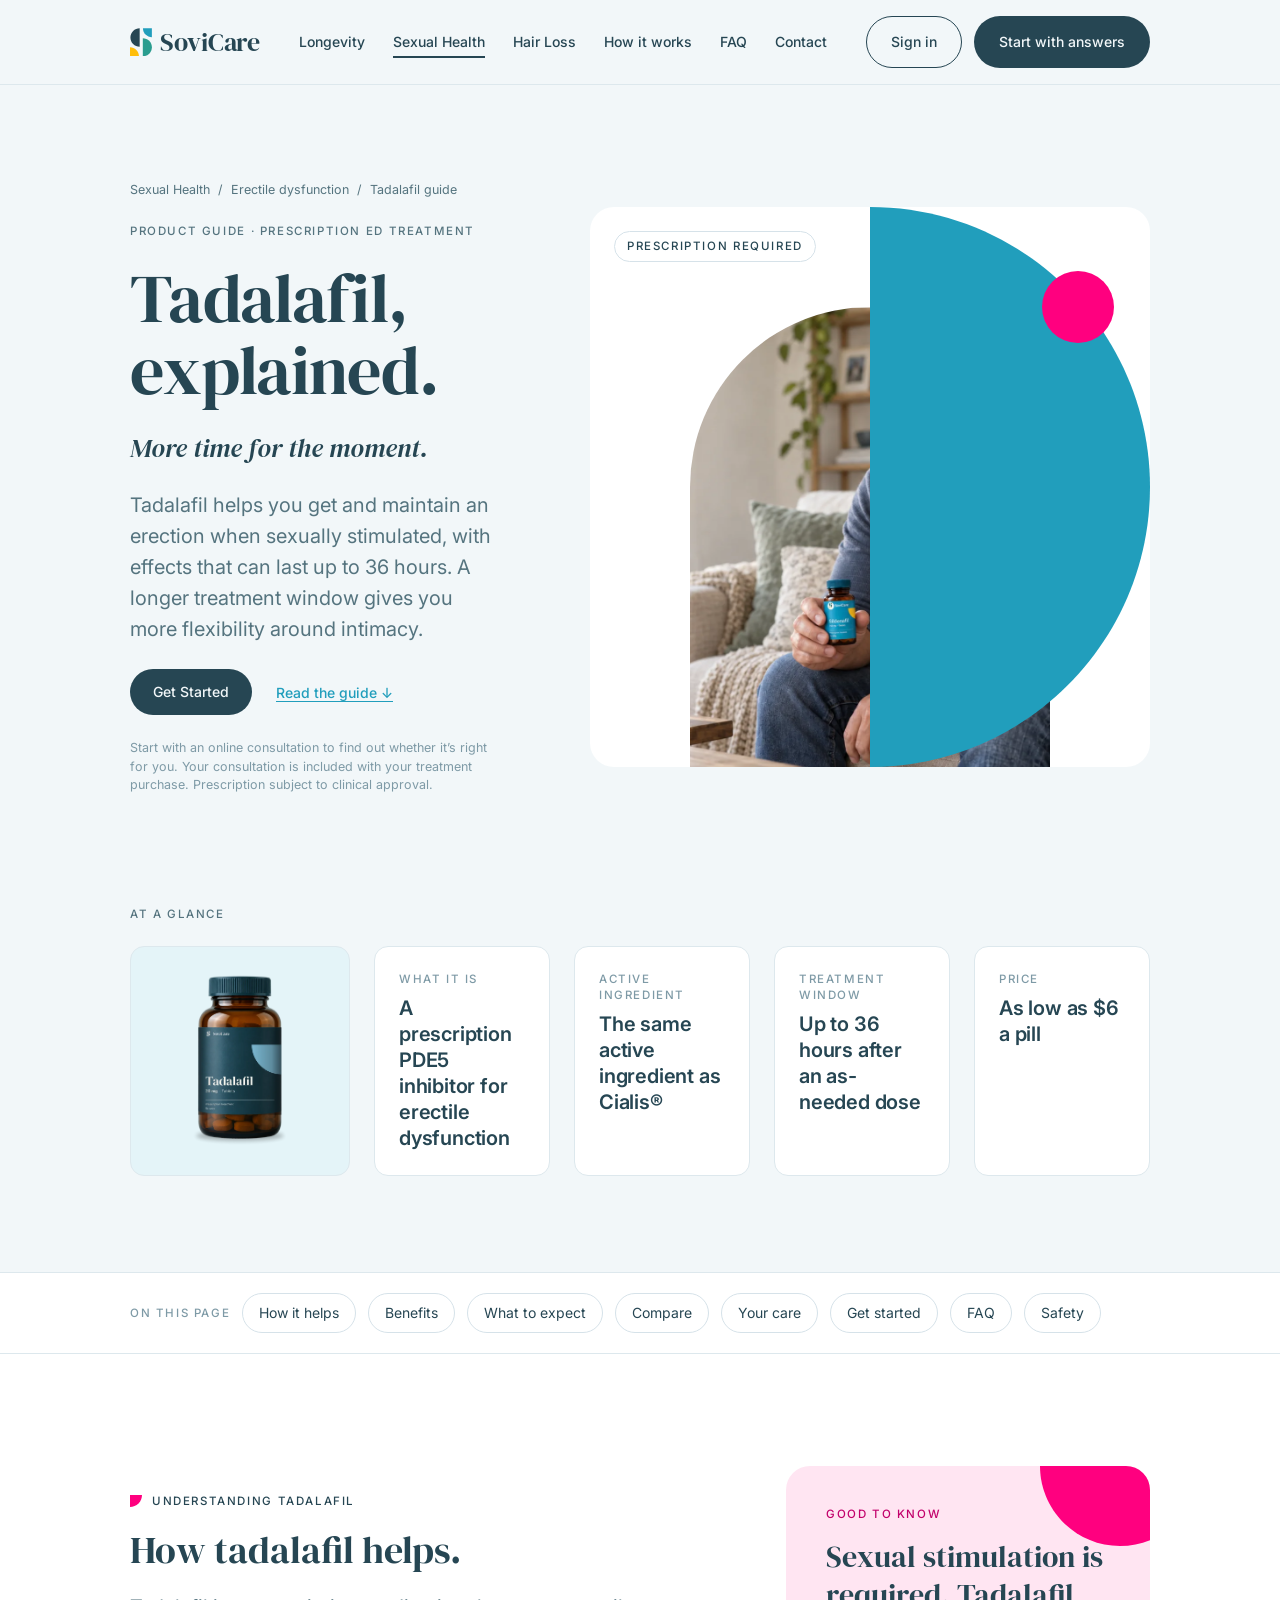
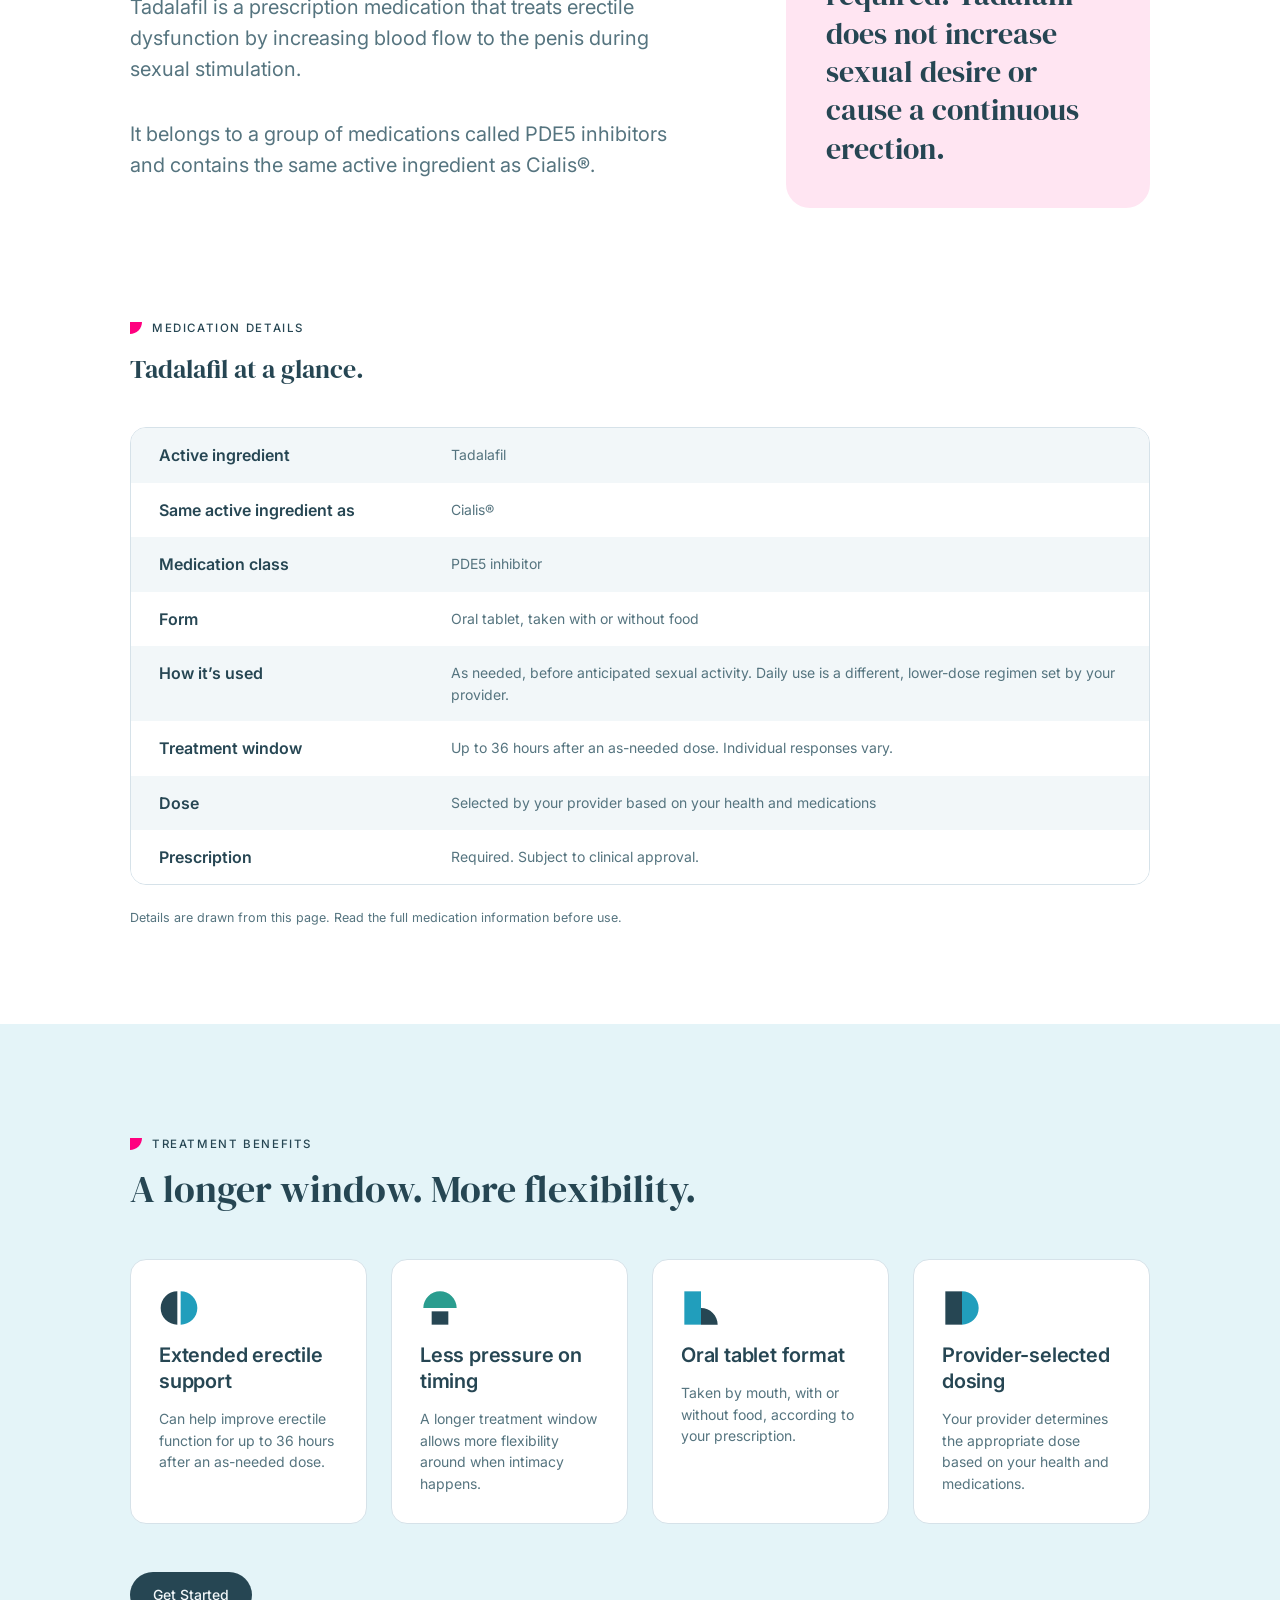
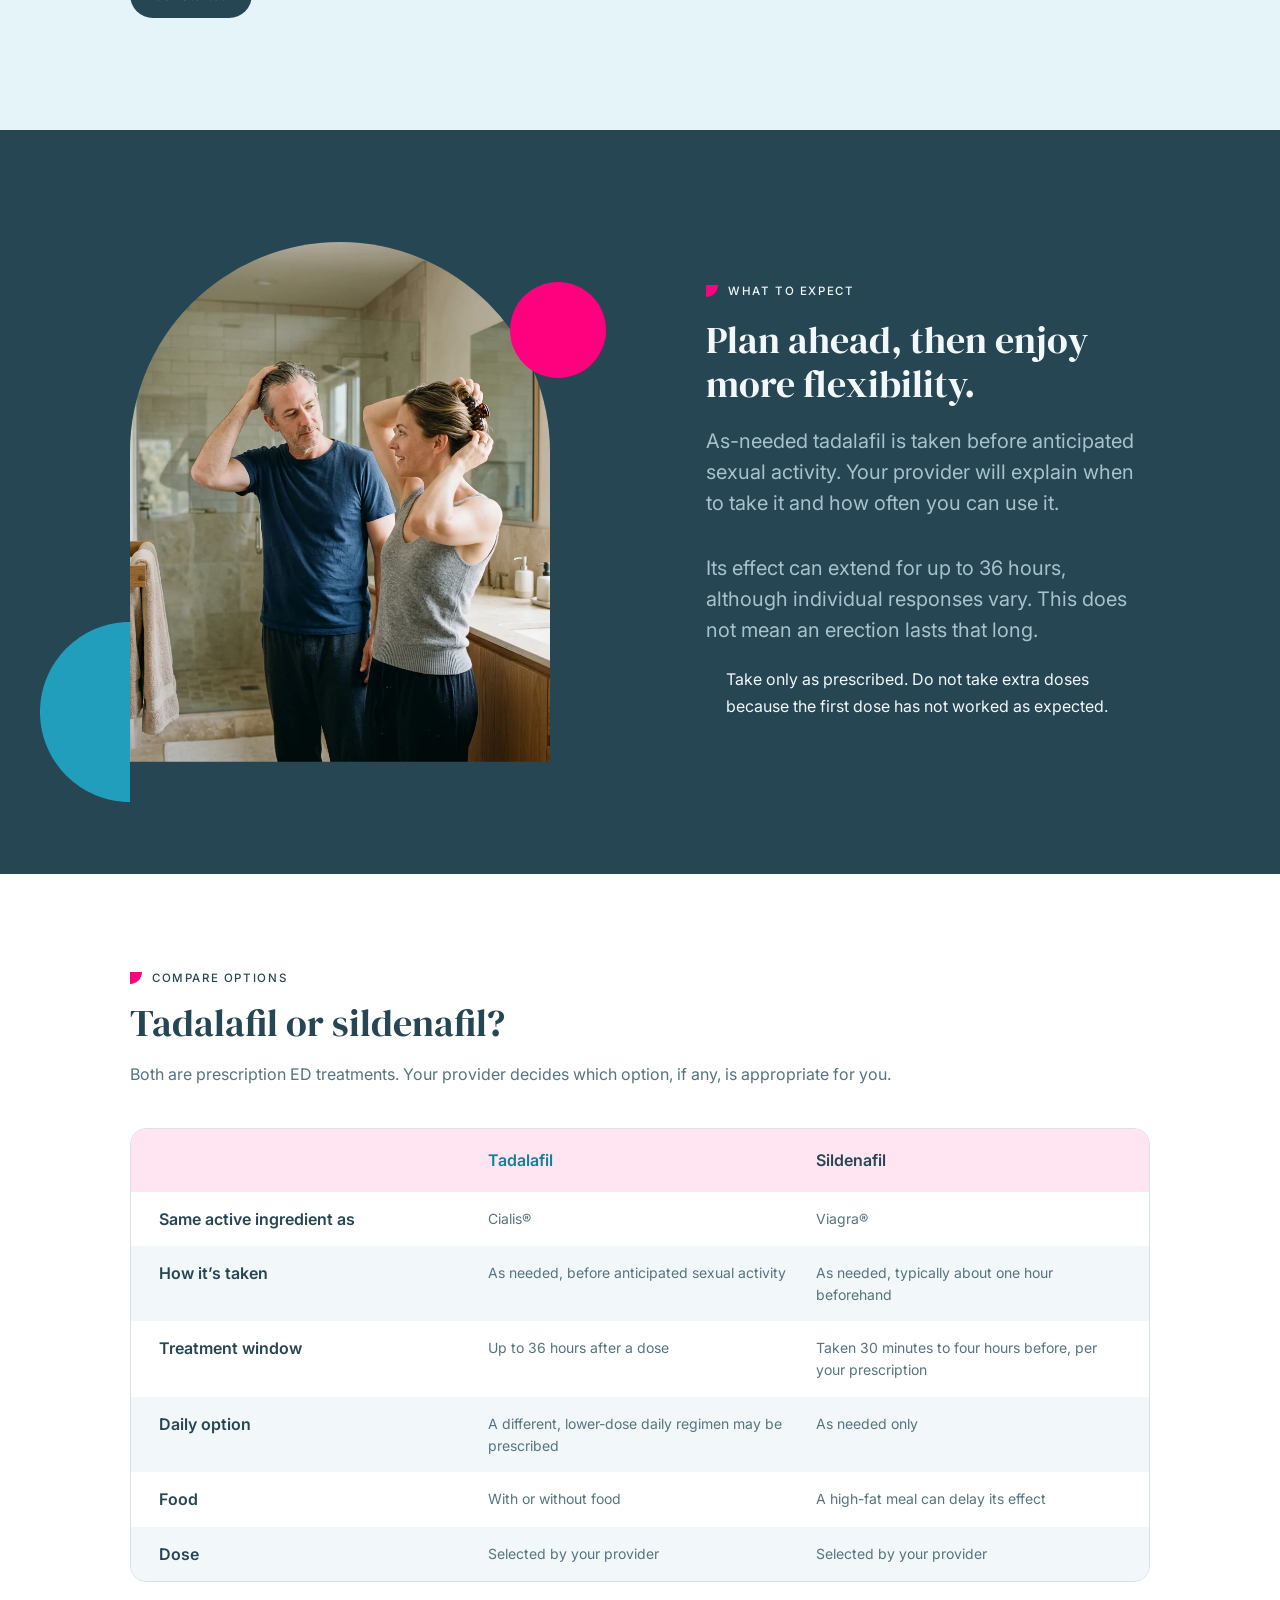
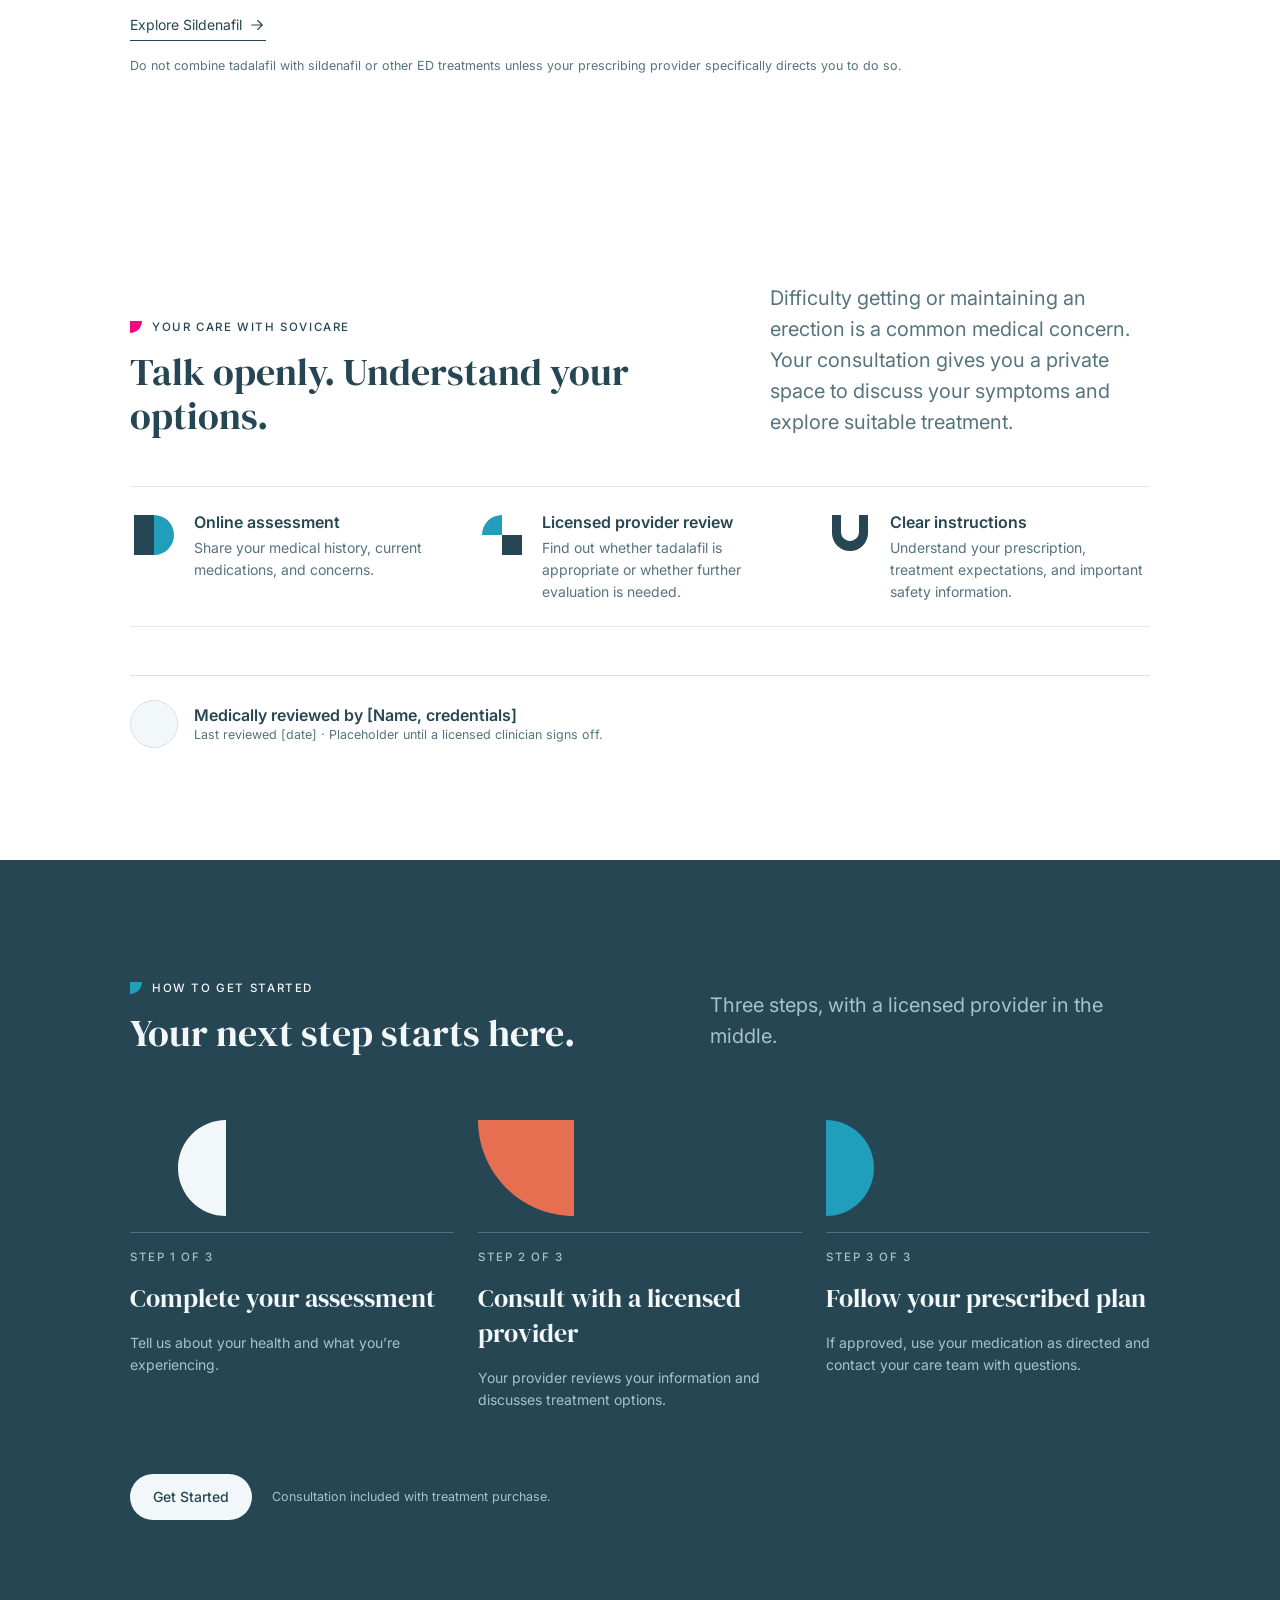
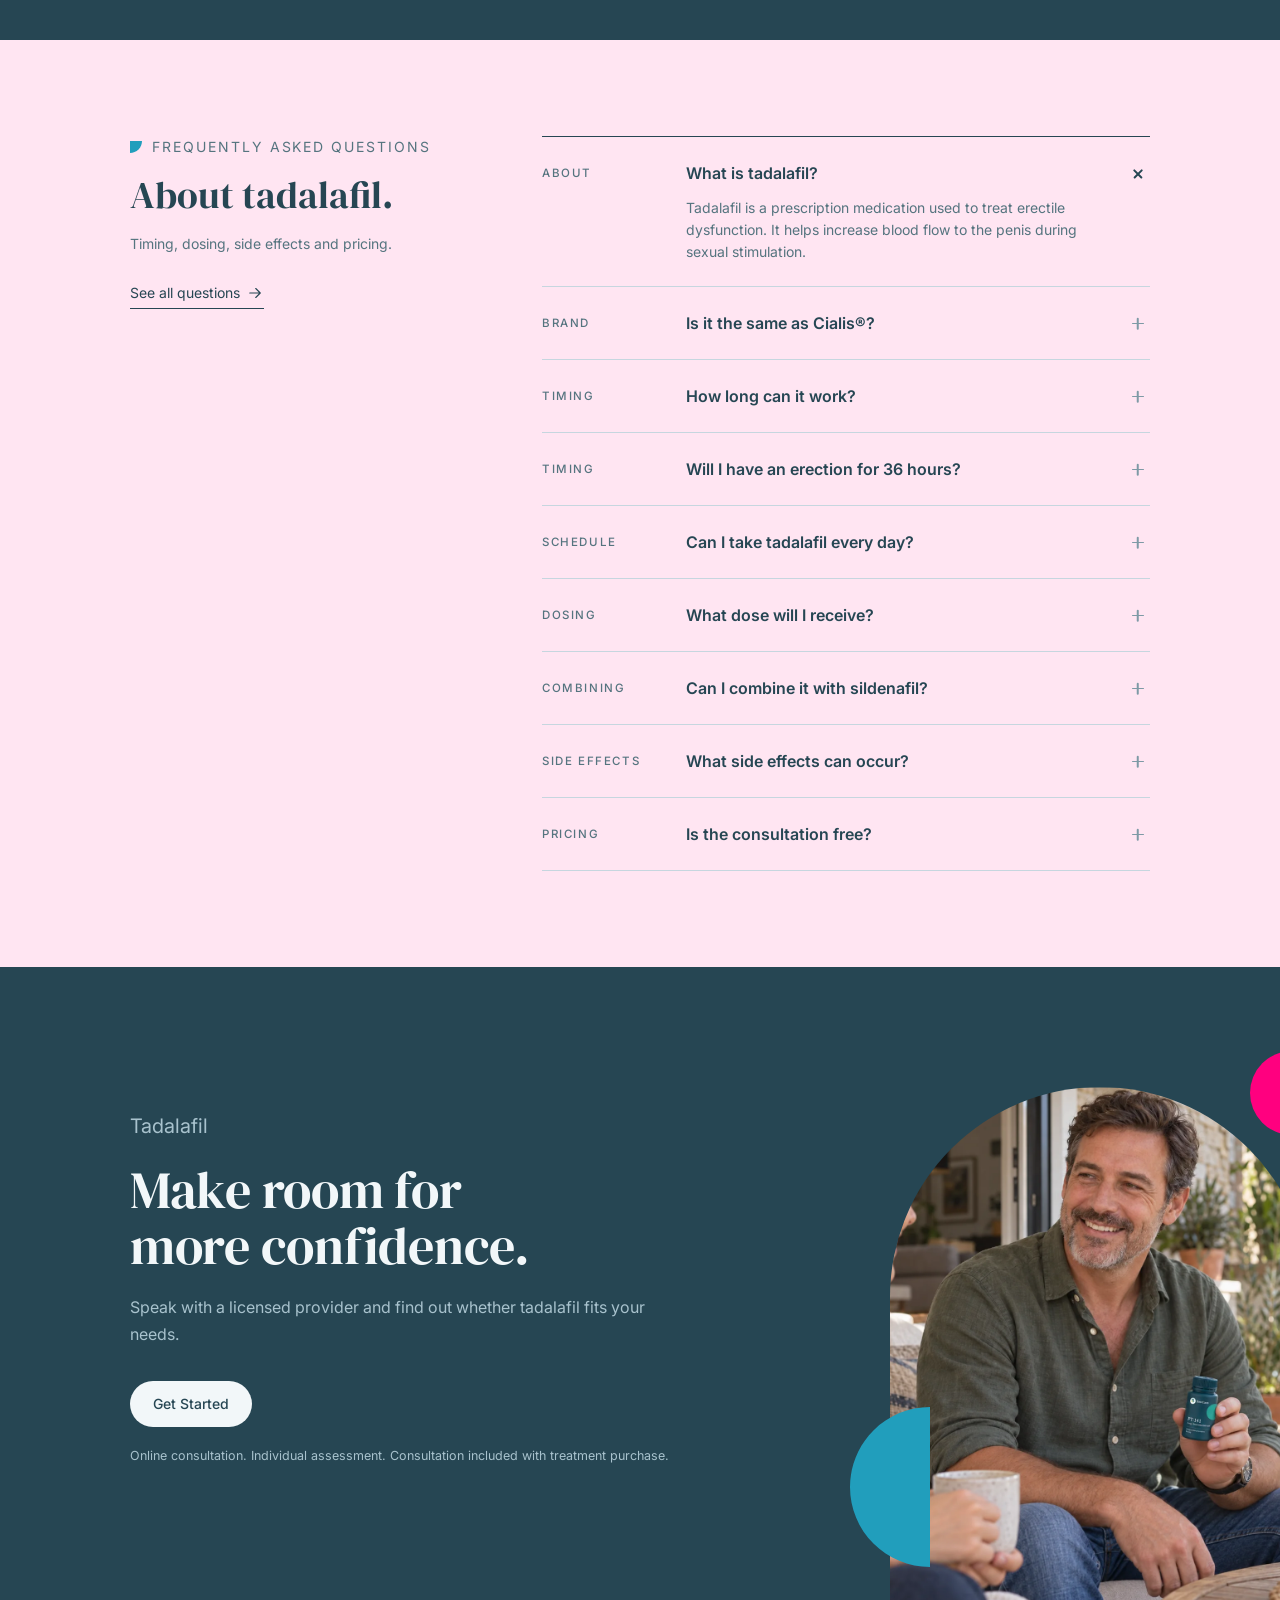
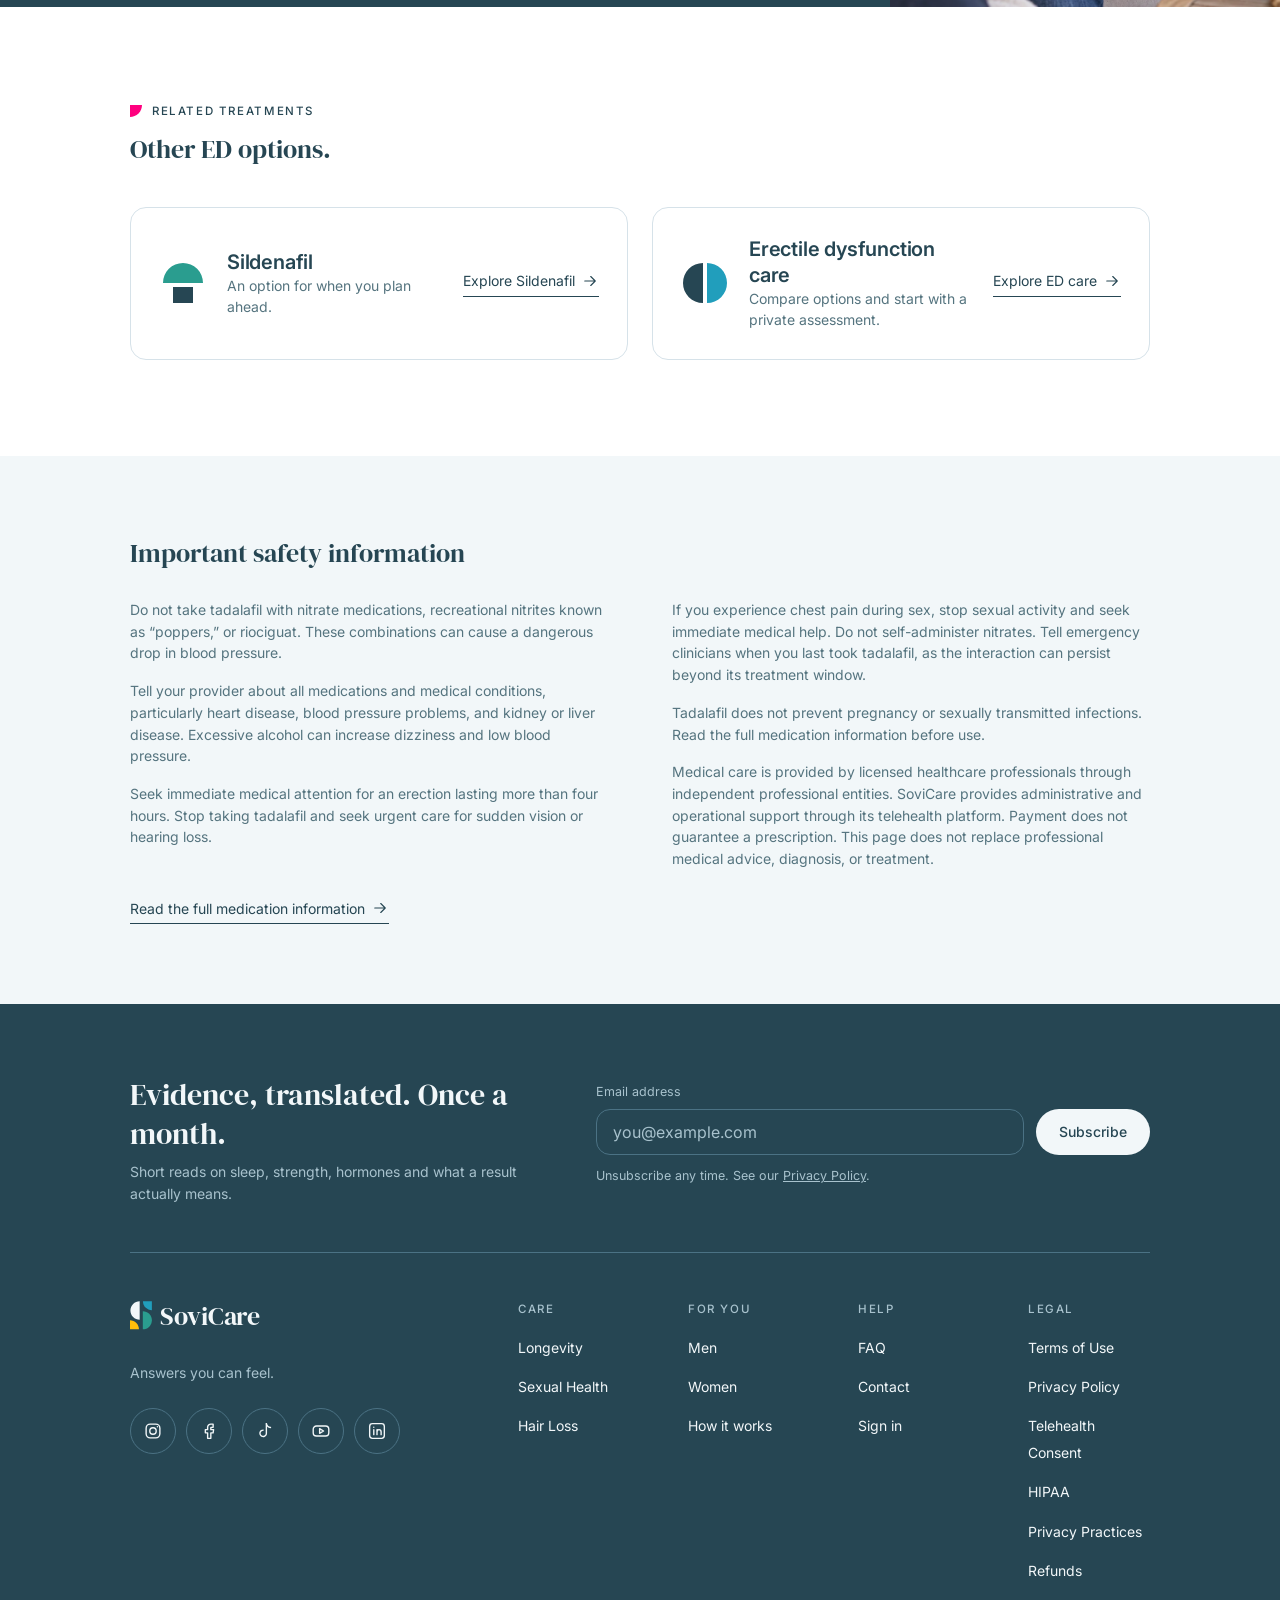
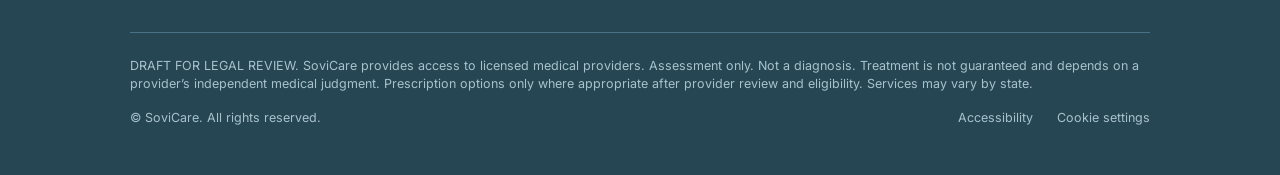
<file: sexual-health/tadalafil/index.html>
<!doctype html>
<html lang="en">
<head>
<meta charset="utf-8">
<base href="../../">
<meta name="viewport" content="width=device-width, initial-scale=1, viewport-fit=cover">
<meta name="robots" content="noindex, nofollow">
<title>SoviCare — Tadalafil, explained</title>
<meta name="description" content="Tadalafil helps you get and maintain an erection when sexually stimulated, with effects that can last up to 36 hours. A longer treatment window gives ">
<meta name="theme-color" content="#264653">
<link rel="icon" href="assets/logo-symbol-light.svg" type="image/svg+xml">
<link rel="preconnect" href="https://fonts.googleapis.com">
<link rel="preconnect" href="https://fonts.gstatic.com" crossorigin>
<link href="https://fonts.googleapis.com/css2?family=DM+Serif+Display:ital@0;1&family=Inter:wght@400;500;600&display=swap" rel="stylesheet">
<link rel="stylesheet" href="css/site.css?v=3">
<link rel="stylesheet" href="css/pages.css?v=3">
<script>document.documentElement.classList.add('js')</script>
</head>
<body>
<a class="skip" href="#main">Skip to content</a>

<header class="site-header">
  <div class="wrap bar">
    <a class="logo" href="./" aria-label="SoviCare home"><svg viewBox="0 0 22 28.3" fill="none" aria-hidden="true" focusable="false"><path class="p1" d="M9.67662 0.203597C7.21974 0.203597 4.86349 1.17959 3.12622 2.91686C1.38894 4.65414 0.412949 7.01039 0.412949 9.46727C0.412949 11.9241 1.38894 14.2804 3.12622 16.0177C4.86349 17.7549 7.21974 18.7309 9.67662 18.7309V0.203597Z" fill="#264653"/><path class="p2" d="M21.8924 0.203597H12.9342C12.9342 2.57948 13.878 4.85805 15.558 6.53805C17.238 8.21805 19.5166 9.16187 21.8924 9.16187V0.203597Z" fill="#219EBC"/><path class="p3" d="M12.8324 10.1799C15.2353 10.1799 17.5397 11.1344 19.2388 12.8335C20.9379 14.5326 21.8924 16.837 21.8924 19.2399C21.8924 21.6428 20.9379 23.9473 19.2388 25.6464C17.5397 27.3455 15.2353 28.3 12.8324 28.3V10.1799Z" fill="#2A9D8F"/><path class="p4" d="M0.00575507 28.3V19.3417C2.38164 19.3417 4.66021 20.2855 6.34021 21.9655C8.02021 23.6455 8.96403 25.9241 8.96403 28.3H0.00575507Z" fill="#FFBE0B"/></svg>SoviCare</a>
    <nav class="nav" aria-label="Main">
      <a href="longevity/">Longevity</a>
      <a href="sexual-health/" aria-current="page">Sexual Health</a>
      <a href="hair-loss/">Hair Loss</a>
      <a href="how-it-works/">How it works</a>
      <a href="faq/">FAQ</a>
      <a href="contact/">Contact</a>
    </nav>
    <div class="head-actions">
      <a class="btn btn-lg btn-outline" href="#signin">Sign in</a>
      <a class="btn btn-lg btn-primary" href="#start">Start with answers</a>
    </div>
    <button class="circle-btn menu-btn" type="button" aria-label="Open menu" aria-expanded="false" aria-controls="menu">
      <svg viewBox="0 0 24 24" fill="none" aria-hidden="true"><path d="M7 9.5h10M7 14.5h10" stroke="#264653" stroke-width="1.5" stroke-linecap="round"/></svg>
    </button>
  </div>
</header>

<div class="menu-panel" id="menu" role="dialog" aria-modal="true" aria-label="Menu" aria-hidden="true">
  <div class="bar">
    <a class="logo" href="./" aria-label="SoviCare home"><svg viewBox="0 0 22 28.3" fill="none" aria-hidden="true" focusable="false"><path class="p1" d="M9.67662 0.203597C7.21974 0.203597 4.86349 1.17959 3.12622 2.91686C1.38894 4.65414 0.412949 7.01039 0.412949 9.46727C0.412949 11.9241 1.38894 14.2804 3.12622 16.0177C4.86349 17.7549 7.21974 18.7309 9.67662 18.7309V0.203597Z" fill="#264653"/><path class="p2" d="M21.8924 0.203597H12.9342C12.9342 2.57948 13.878 4.85805 15.558 6.53805C17.238 8.21805 19.5166 9.16187 21.8924 9.16187V0.203597Z" fill="#219EBC"/><path class="p3" d="M12.8324 10.1799C15.2353 10.1799 17.5397 11.1344 19.2388 12.8335C20.9379 14.5326 21.8924 16.837 21.8924 19.2399C21.8924 21.6428 20.9379 23.9473 19.2388 25.6464C17.5397 27.3455 15.2353 28.3 12.8324 28.3V10.1799Z" fill="#2A9D8F"/><path class="p4" d="M0.00575507 28.3V19.3417C2.38164 19.3417 4.66021 20.2855 6.34021 21.9655C8.02021 23.6455 8.96403 25.9241 8.96403 28.3H0.00575507Z" fill="#FFBE0B"/></svg>SoviCare</a>
    <button class="circle-btn menu-close" type="button" aria-label="Close menu">
      <svg viewBox="0 0 24 24" fill="none" aria-hidden="true"><path d="M6.5 6.5l11 11M17.5 6.5l-11 11" stroke="#264653" stroke-width="1.5" stroke-linecap="round"/></svg>
    </button>
  </div>
  <div class="inner">
    <p class="t-label">Areas of care</p>
    <div class="menu-areas">
      <a href="longevity/"><svg class="mark" viewBox="0 0 32 32" fill="none" aria-hidden="true" focusable="false"><path class="p1" d="M2.66667 29.3333V5.33333C9.03186 5.33333 15.1364 7.8619 19.6372 12.3628C24.1381 16.8636 26.6667 22.9681 26.6667 29.3333H2.66667Z" fill="#2A9D8F"/><path class="p2" d="M25.3333 11.3333C27.9107 11.3333 30 9.244 30 6.66667C30 4.08934 27.9107 2 25.3333 2C22.756 2 20.6667 4.08934 20.6667 6.66667C20.6667 9.244 22.756 11.3333 25.3333 11.3333Z" fill="#219EBC"/></svg>Longevity<svg class="arr" viewBox="0 0 18 18" fill="none" aria-hidden="true" focusable="false"><path class="p-only" d="M3.75 9H14.25M9.75 13.5L14.25 9L9.75 4.5" stroke="#264653" stroke-width="1.125" stroke-linecap="round" stroke-linejoin="round"/></svg></a>
      <a href="sexual-health/"><svg class="mark" viewBox="0 0 32 32" fill="none" aria-hidden="true" focusable="false"><path class="p1" d="M14.6667 2.66667C11.1304 2.66667 7.73906 4.07142 5.23858 6.57191C2.73809 9.07239 1.33333 12.4638 1.33333 16C1.33333 19.5362 2.73809 22.9276 5.23858 25.4281C7.73906 27.9286 11.1304 29.3333 14.6667 29.3333V2.66667Z" fill="#264653"/><path class="p2" d="M17.3333 2.66667C20.8696 2.66667 24.2609 4.07142 26.7614 6.57191C29.2619 9.07239 30.6667 12.4638 30.6667 16C30.6667 19.5362 29.2619 22.9276 26.7614 25.4281C24.2609 27.9286 20.8696 29.3333 17.3333 29.3333V2.66667Z" fill="#219EBC"/></svg>Sexual Health<svg class="arr" viewBox="0 0 18 18" fill="none" aria-hidden="true" focusable="false"><path class="p-only" d="M3.75 9H14.25M9.75 13.5L14.25 9L9.75 4.5" stroke="#264653" stroke-width="1.125" stroke-linecap="round" stroke-linejoin="round"/></svg></a>
      <a href="hair-loss/"><svg class="mark" viewBox="0 0 32 32" fill="none" aria-hidden="true" focusable="false"><path class="p1" d="M16 2.66667C13.171 2.66667 10.4579 3.79047 8.45753 5.79086C6.45714 7.79125 5.33333 10.5044 5.33333 13.3333V29.3333H16V2.66667Z" fill="#264653"/><path class="p2" d="M16 2.66667C18.829 2.66667 21.5421 3.79047 23.5425 5.79086C25.5429 7.79125 26.6667 10.5044 26.6667 13.3333V29.3333H16V2.66667Z" fill="#FFBE0B"/></svg>Hair Loss<svg class="arr" viewBox="0 0 18 18" fill="none" aria-hidden="true" focusable="false"><path class="p-only" d="M3.75 9H14.25M9.75 13.5L14.25 9L9.75 4.5" stroke="#264653" stroke-width="1.125" stroke-linecap="round" stroke-linejoin="round"/></svg></a>
    </div>
    <div class="menu-links">
      <a href="how-it-works/">How it works</a>
      <a href="faq/">FAQ</a>
      <a href="contact/">Contact</a>
      <a href="men/">For men</a>
      <a href="women/">For women</a>
    </div>
    <a class="btn btn-primary" href="#start">Start with answers</a>
    <a class="btn btn-outline" href="#signin">Sign in</a>
    <p class="fine">Assessment only. Not a diagnosis.</p>
  </div>
</div>

<main id="main">
<!-- 02 Guide hero -->
<section class="pd-hero th-intimacy" aria-labelledby="pd-title">
  <div class="wrap pd-hero-grid">
    <div class="pd-intro">
      <nav class="pd-crumbs t-caption" aria-label="Breadcrumb" data-reveal><a href="sexual-health/">Sexual Health</a><span aria-hidden="true">/</span><a href="sexual-health/">Erectile dysfunction</a><span aria-hidden="true">/</span><span aria-current="page">Tadalafil guide</span></nav>
      <p class="t-label pd-kicker" data-reveal style="--i:1">Product guide · Prescription ED treatment</p>
      <h1 class="t-display" id="pd-title" data-reveal style="--i:2">Tadalafil,<br>explained.</h1>
      <p class="pd-tagline" data-reveal style="--i:3">More time for the moment.</p>
      <p class="t-lead pd-lead" data-reveal style="--i:4">Tadalafil helps you get and maintain an erection when sexually stimulated, with effects that can last up to 36 hours. A longer treatment window gives you more flexibility around intimacy.</p>
      <div class="pd-cta" data-reveal style="--i:5"><a class="btn btn-primary ph-demo" href="#start" data-sticky-start>Get Started</a><a class="pd-read" href="sexual-health/tadalafil/#how-it-helps">Read the guide ↓</a></div>
      <p class="t-caption caption-c pd-note" data-reveal style="--i:6">Start with an online consultation to find out whether it’s right for you. Your consultation is included with your treatment purchase. Prescription subject to clinical approval.</p>
      <p class="t-caption ph-demo-msg" aria-live="polite"></p>
    </div>
    <div class="pd-visual">
      <div class="kit pd-v-half" data-kit="pivot-r" aria-hidden="true"><img src="assets/pdp/kit-half-blue-280.svg" alt="" width="280" height="560"></div>
      <div class="pd-v-photo" data-wipe><img src="assets/sh/hero-half.webp" alt="A man at home holding a bottle of medication" width="360" height="460"></div>
      <div class="kit pd-v-circle" data-kit="pivot-tl" style="--d:300ms" aria-hidden="true"><img src="assets/pdp/kit-circle-pink-72.svg" alt="" width="72" height="72"></div>
      <span class="pd-rx t-label">Prescription required</span>
    </div>
  </div>
</section>

<!-- 02c At a glance -->
<section class="pd-glance th-intimacy" aria-labelledby="pd-glance-t">
  <div class="wrap">
    <p class="t-label pd-glance-label" id="pd-glance-t">At a glance</p>
    <div class="pd-facts">
      <div class="pd-pack" data-reveal><img src="assets/pdp/bottle-tadalafil.webp" alt="SoviCare Tadalafil bottle" width="539" height="870"></div>
      <div class="pd-fact" data-reveal style="--i:1"><span class="t-label">What it is</span><b>A prescription PDE5 inhibitor for erectile dysfunction</b></div><div class="pd-fact" data-reveal style="--i:2"><span class="t-label">Active ingredient</span><b>The same active ingredient as Cialis®</b></div><div class="pd-fact" data-reveal style="--i:3"><span class="t-label">Treatment window</span><b>Up to 36 hours after an as-needed dose</b></div><div class="pd-fact" data-reveal style="--i:4"><span class="t-label">Price</span><b>As low as $6 a pill</b></div>
    </div>
  </div>
</section>

<!-- 02d On this page -->
<nav class="pd-anchors" aria-label="On this page">
  <div class="wrap"><span class="t-label">On this page</span><div class="pd-anchor-list"><a href="sexual-health/tadalafil/#how-it-helps">How it helps</a><a href="sexual-health/tadalafil/#benefits">Benefits</a><a href="sexual-health/tadalafil/#what-to-expect">What to expect</a><a href="sexual-health/tadalafil/#compare">Compare</a><a href="sexual-health/tadalafil/#your-care">Your care</a><a href="sexual-health/tadalafil/#get-started">Get started</a><a href="sexual-health/tadalafil/#faq">FAQ</a><a href="sexual-health/tadalafil/#isi">Safety</a></div></div>
</nav>

<!-- 03 Understanding -->
<section class="pd-und th-intimacy" id="how-it-helps" aria-labelledby="pd-und-t">
  <div class="wrap pd-und-grid">
    <div class="pd-und-copy" data-reveal>
      <p class="eyebrow t-label"><img src="assets/sh/eyebrow-pink.svg" alt="" width="12" height="12">Understanding tadalafil</p>
      <h2 class="t-h2" id="pd-und-t">How tadalafil helps.</h2>
      <div class="t-lead muted sh-paras"><p>Tadalafil is a prescription medication that treats erectile dysfunction by increasing blood flow to the penis during sexual stimulation.</p><p>It belongs to a group of medications called PDE5 inhibitors and contains the same active ingredient as Cialis®.</p></div>
    </div>
    <aside class="pd-callout" data-reveal style="--i:1">
      <img class="pd-callout-kit" src="assets/pdp/kit-half-pink-160.svg" alt="" width="160" height="80" aria-hidden="true">
      <p class="t-label">Good to know</p>
      <p class="t-quote">Sexual stimulation is required. Tadalafil does not increase sexual desire or cause a continuous erection.</p>
    </aside>
  </div>
</section>

<!-- 03b Medication details -->
<section class="pd-details" aria-labelledby="pd-det-t">
  <div class="wrap">
    <p class="eyebrow t-label" data-reveal><img src="assets/sh/eyebrow-pink.svg" alt="" width="12" height="12">Medication details</p>
    <h2 class="t-h3" id="pd-det-t" data-reveal>Tadalafil at a glance.</h2>
    <div class="pd-table" data-reveal style="--i:1"><div class="pd-tr"><b>Active ingredient</b><span>Tadalafil</span></div><div class="pd-tr"><b>Same active ingredient as</b><span>Cialis®</span></div><div class="pd-tr"><b>Medication class</b><span>PDE5 inhibitor</span></div><div class="pd-tr"><b>Form</b><span>Oral tablet, taken with or without food</span></div><div class="pd-tr"><b>How it’s used</b><span>As needed, before anticipated sexual activity. Daily use is a different, lower-dose regimen set by your provider.</span></div><div class="pd-tr"><b>Treatment window</b><span>Up to 36 hours after an as-needed dose. Individual responses vary.</span></div><div class="pd-tr"><b>Dose</b><span>Selected by your provider based on your health and medications</span></div><div class="pd-tr"><b>Prescription</b><span>Required. Subject to clinical approval.</span></div></div>
    <p class="t-caption muted">Details are drawn from this page. Read the full medication information before use.</p>
  </div>
</section>

<!-- 04 Benefits -->
<section class="pd-benefits th-intimacy" id="benefits" aria-labelledby="pd-ben-t">
  <div class="wrap">
    <p class="eyebrow t-label" data-reveal><img src="assets/sh/eyebrow-pink.svg" alt="" width="12" height="12">Treatment benefits</p>
    <h2 class="t-h2" id="pd-ben-t" data-reveal>A longer window. More flexibility.</h2>
    <div class="pd-ben-grid"><div class="pd-ben" data-reveal style="--i:0"><img class="ph-mark" src="assets/sh/mark-intimacy-48.svg" alt="" width="40" height="40" style="width:40px;height:40px"><h3 class="t-card">Extended erectile support</h3><p>Can help improve erectile function for up to 36 hours after an as-needed dose.</p></div><div class="pd-ben" data-reveal style="--i:1"><img class="ph-mark" src="assets/sh/mark-open-48.svg" alt="" width="40" height="40" style="width:40px;height:40px"><h3 class="t-card">Less pressure on timing</h3><p>A longer treatment window allows more flexibility around when intimacy happens.</p></div><div class="pd-ben" data-reveal style="--i:2"><img class="ph-mark" src="assets/pdp/mark-renew.svg" alt="" width="40" height="40" style="width:40px;height:40px"><h3 class="t-card">Oral tablet format</h3><p>Taken by mouth, with or without food, according to your prescription.</p></div><div class="pd-ben" data-reveal style="--i:3"><img class="ph-mark" src="assets/sh/mark-assess.svg" alt="" width="40" height="40" style="width:40px;height:40px"><h3 class="t-card">Provider-selected dosing</h3><p>Your provider determines the appropriate dose based on your health and medications.</p></div></div>
    <a class="btn btn-primary ph-demo" href="#start">Get Started</a>
  </div>
</section>

<!-- 05 What to expect (dark) -->
<section class="pd-expect bg-dark" id="what-to-expect" aria-labelledby="pd-exp-t">
  <div class="wrap pd-exp-grid">
    <div class="pd-exp-visual" aria-hidden="true">
      <div class="pd-exp-photo" data-wipe><img src="assets/sh/final-photo.webp" alt="" width="420" height="520"></div>
      <div class="kit pd-exp-circle" data-kit="pivot-tl" style="--d:300ms"><img src="assets/pdp/kit-circle-pink-96.svg" alt="" width="96" height="96"></div>
      <div class="kit pd-exp-half" data-kit="pivot-r" style="--d:150ms"><img src="assets/pdp/kit-half-blue-90.svg" alt="" width="90" height="180"></div>
    </div>
    <div class="pd-exp-copy" data-reveal>
      <p class="eyebrow t-label"><img src="assets/sh/eyebrow-pink.svg" alt="" width="12" height="12">What to expect</p>
      <h2 class="t-h2" id="pd-exp-t">Plan ahead, then enjoy more flexibility.</h2>
      <div class="t-lead sh-paras"><p>As-needed tadalafil is taken before anticipated sexual activity. Your provider will explain when to take it and how often you can use it.</p><p>Its effect can extend for up to 36 hours, although individual responses vary. This does not mean an erection lasts that long.</p></div>
      <p class="pd-exp-note">Take only as prescribed. Do not take extra doses because the first dose has not worked as expected.</p>
    </div>
  </div>
</section>

<!-- 05b Compare -->
<section class="pd-compare th-intimacy" id="compare" aria-labelledby="pd-cmp-t">
  <div class="wrap">
    <p class="eyebrow t-label" data-reveal><img src="assets/sh/eyebrow-pink.svg" alt="" width="12" height="12">Compare options</p>
    <h2 class="t-h2" id="pd-cmp-t" data-reveal>Tadalafil or sildenafil?</h2>
    <p class="t-body muted" data-reveal>Both are prescription ED treatments. Your provider decides which option, if any, is appropriate for you.</p>
    <div class="pd-table pd-cmp" role="table" data-reveal style="--i:1"><div class="pd-tr pd-th"><b aria-hidden="true"></b><span class="is-this">Tadalafil</span><span class="">Sildenafil</span></div><div class="pd-tr"><b>Same active ingredient as</b><span>Cialis®</span><span>Viagra®</span></div><div class="pd-tr"><b>How it’s taken</b><span>As needed, before anticipated sexual activity</span><span>As needed, typically about one hour beforehand</span></div><div class="pd-tr"><b>Treatment window</b><span>Up to 36 hours after a dose</span><span>Taken 30 minutes to four hours before, per your prescription</span></div><div class="pd-tr"><b>Daily option</b><span>A different, lower-dose daily regimen may be prescribed</span><span>As needed only</span></div><div class="pd-tr"><b>Food</b><span>With or without food</span><span>A high-fat meal can delay its effect</span></div><div class="pd-tr"><b>Dose</b><span>Selected by your provider</span><span>Selected by your provider</span></div></div>
    <a class="link-arrow" href="sexual-health/sildenafil/">Explore Sildenafil <img src="assets/icon-arrow.svg" alt="" width="18" height="18"></a>
    <p class="t-caption muted">Do not combine tadalafil with sildenafil or other ED treatments unless your prescribing provider specifically directs you to do so.</p>
  </div>
</section>

<!-- 06 Your care -->
<section class="pd-care" id="your-care" aria-labelledby="pd-care-t">
  <div class="wrap">
    <div class="pd-care-head" data-reveal>
      <div><p class="eyebrow t-label"><img src="assets/sh/eyebrow-pink.svg" alt="" width="12" height="12">Your care with SoviCare</p><h2 class="t-h2" id="pd-care-t">Talk openly. Understand your options.</h2></div>
      <p class="t-lead muted">Difficulty getting or maintaining an erection is a common medical concern. Your consultation gives you a private space to discuss your symptoms and explore suitable treatment.</p>
    </div>
    <ul class="pd-care-list"><li data-reveal style="--i:0"><img class="ph-mark" src="assets/sh/mark-assess.svg" alt="" width="48" height="48" style="width:48px;height:48px"><div><b>Online assessment</b><span>Share your medical history, current medications, and concerns.</span></div></li><li data-reveal style="--i:1"><img class="ph-mark" src="assets/sh/mark-review.svg" alt="" width="48" height="48" style="width:48px;height:48px"><div><b>Licensed provider review</b><span>Find out whether tadalafil is appropriate or whether further evaluation is needed.</span></div></li><li data-reveal style="--i:2"><img class="ph-mark" src="assets/sh/mark-privacy.svg" alt="" width="48" height="48" style="width:48px;height:48px"><div><b>Clear instructions</b><span>Understand your prescription, treatment expectations, and important safety information.</span></div></li></ul>
    <div class="pd-byline"><img src="assets/pdp/avatar-placeholder.svg" alt="" width="48" height="48"><div><b>Medically reviewed by [Name, credentials]</b><span>Last reviewed [date] · Placeholder until a licensed clinician signs off.</span></div></div>
  </div>
</section>

<!-- 07 How to get started (dark) -->
<section class="sh-hiw bg-dark" id="get-started" aria-labelledby="pd-start-t">
  <div class="wrap">
    <div class="sec-head" data-reveal>
      <div><p class="eyebrow t-label"><img src="assets/sh/eyebrow-blue.svg" alt="" width="12" height="12">How to get started</p><h2 class="t-h2" id="pd-start-t">Your next step starts here.</h2></div>
      <p class="t-lead">Three steps, with a licensed provider in the middle.</p>
    </div>
    <ol class="sh-steps pd-steps3" data-steps><li style="--i:0"><div class="sh-slot"><img class="sh-piece" style="left:48px;width:48px" src="assets/sh/kit-half-mist.svg" alt="" width="96" height="96"></div><span class="t-label">Step 1 of 3</span><h3 class="t-h3">Complete your assessment</h3><p>Tell us about your health and what you’re experiencing.</p></li><li style="--i:1"><div class="sh-slot"><img class="sh-piece" style="" src="assets/sh/kit-quarter-coral.svg" alt="" width="96" height="96"></div><span class="t-label">Step 2 of 3</span><h3 class="t-h3">Consult with a licensed provider</h3><p>Your provider reviews your information and discusses treatment options.</p></li><li style="--i:2"><div class="sh-slot"><img class="sh-piece" style="width:48px" src="assets/sh/kit-half-blue.svg" alt="" width="96" height="96"></div><span class="t-label">Step 3 of 3</span><h3 class="t-h3">Follow your prescribed plan</h3><p>If approved, use your medication as directed and contact your care team with questions.</p></li></ol>
    <div class="pd-start-cta"><a class="btn btn-ondark ph-demo" href="#start">Get Started</a><p class="t-caption">Consultation included with treatment purchase.</p></div>
  </div>
</section>

<!-- 08 FAQ -->
<section class="sh-faq pd-faq th-intimacy" id="faq" aria-labelledby="pd-faq-t">
  <div class="wrap faq-grid">
    <div class="faq-side" data-reveal>
      <p class="eyebrow t-label"><img src="assets/sh/eyebrow-blue.svg" alt="" width="12" height="12">Frequently asked questions</p>
      <h2 class="t-h2" id="pd-faq-t">About tadalafil.</h2>
      <p>Timing, dosing, side effects and pricing.</p>
      <a class="link-arrow" href="faq/">See all questions <img src="assets/icon-arrow.svg" alt="" width="18" height="18"></a>
    </div>
    <div data-reveal style="--i:1"><div class="acc" data-hash><div class="acc-item" id="what-is-tadalafil"><button class="acc-btn" type="button" aria-expanded="true" aria-controls="pf-0"><span class="t-label">About</span><span class="q">What is tadalafil?</span><span class="pm" aria-hidden="true"><i></i><i></i></span></button><div class="acc-panel open" id="pf-0"><div><p>Tadalafil is a prescription medication used to treat erectile dysfunction. It helps increase blood flow to the penis during sexual stimulation.</p></div></div></div><div class="acc-item" id="is-it-the-same-as-cialis"><button class="acc-btn" type="button" aria-expanded="false" aria-controls="pf-1"><span class="t-label">Brand</span><span class="q">Is it the same as Cialis®?</span><span class="pm" aria-hidden="true"><i></i><i></i></span></button><div class="acc-panel" id="pf-1"><div><p>Tadalafil is the active ingredient in Cialis®. The manufacturer and inactive ingredients may differ.</p></div></div></div><div class="acc-item" id="how-long-can-it-work"><button class="acc-btn" type="button" aria-expanded="false" aria-controls="pf-2"><span class="t-label">Timing</span><span class="q">How long can it work?</span><span class="pm" aria-hidden="true"><i></i><i></i></span></button><div class="acc-panel" id="pf-2"><div><p>As-needed tadalafil can improve erectile function for up to 36 hours after a dose. Results vary.</p></div></div></div><div class="acc-item" id="will-i-have-an-erection-for-36-hours"><button class="acc-btn" type="button" aria-expanded="false" aria-controls="pf-3"><span class="t-label">Timing</span><span class="q">Will I have an erection for 36 hours?</span><span class="pm" aria-hidden="true"><i></i><i></i></span></button><div class="acc-panel" id="pf-3"><div><p>No. Sexual stimulation is required. An erection lasting more than four hours needs immediate medical attention.</p></div></div></div><div class="acc-item" id="can-i-take-tadalafil-every-day"><button class="acc-btn" type="button" aria-expanded="false" aria-controls="pf-4"><span class="t-label">Schedule</span><span class="q">Can I take tadalafil every day?</span><span class="pm" aria-hidden="true"><i></i><i></i></span></button><div class="acc-panel" id="pf-4"><div><p>Daily tadalafil uses a different, lower-dose regimen. Do not turn an as-needed prescription into a daily routine. Your provider must determine the appropriate schedule.</p></div></div></div><div class="acc-item" id="what-dose-will-i-receive"><button class="acc-btn" type="button" aria-expanded="false" aria-controls="pf-5"><span class="t-label">Dosing</span><span class="q">What dose will I receive?</span><span class="pm" aria-hidden="true"><i></i><i></i></span></button><div class="acc-panel" id="pf-5"><div><p>Your provider selects the dose based on your health, medications, and response. A higher dose is not automatically more suitable.</p></div></div></div><div class="acc-item" id="can-i-combine-it-with-sildenafil"><button class="acc-btn" type="button" aria-expanded="false" aria-controls="pf-6"><span class="t-label">Combining</span><span class="q">Can I combine it with sildenafil?</span><span class="pm" aria-hidden="true"><i></i><i></i></span></button><div class="acc-panel" id="pf-6"><div><p>Do not combine tadalafil with sildenafil or other ED treatments unless your prescribing provider specifically directs you to do so.</p></div></div></div><div class="acc-item" id="what-side-effects-can-occur"><button class="acc-btn" type="button" aria-expanded="false" aria-controls="pf-7"><span class="t-label">Side effects</span><span class="q">What side effects can occur?</span><span class="pm" aria-hidden="true"><i></i><i></i></span></button><div class="acc-panel" id="pf-7"><div><p>Common side effects include headache, indigestion, flushing, nasal congestion, back pain, and muscle aches. Your provider will discuss risks and interactions before prescribing.</p></div></div></div><div class="acc-item" id="is-the-consultation-free"><button class="acc-btn" type="button" aria-expanded="false" aria-controls="pf-8"><span class="t-label">Pricing</span><span class="q">Is the consultation free?</span><span class="pm" aria-hidden="true"><i></i><i></i></span></button><div class="acc-panel" id="pf-8"><div><p>Your consultation is included when you purchase treatment.</p></div></div></div></div></div>
  </div>
</section>

<!-- 09 Closing (dark) -->
<section class="sh-final bg-dark" id="start" aria-labelledby="pd-close-t" data-sticky-end>
  <div class="wrap sh-final-grid">
    <div class="sh-final-copy" data-reveal>
      <p class="t-lead">Tadalafil</p>
      <h2 class="t-h1" id="pd-close-t">Make room for<br>more confidence.</h2>
      <p class="t-body">Speak with a licensed provider and find out whether tadalafil fits your needs.</p>
      <div><a class="btn btn-ondark ph-demo" href="#start">Get Started</a></div>
      <p class="t-caption">Online consultation. Individual assessment. Consultation included with treatment purchase.</p>
      <p class="t-caption ph-demo-msg" aria-live="polite"></p>
    </div>
    <div class="sh-final-art" aria-hidden="true">
      <div class="sh-final-arch" data-wipe><img src="assets/sh/helps-photo.webp" alt="" width="420" height="520"></div>
      <div class="kit sh-final-circle" data-kit="pivot-tl" style="--d:400ms"><img src="assets/sh/kit-circle-pink.svg" alt="" width="84" height="84"></div>
      <div class="kit sh-final-half" data-kit="pivot-r" style="--d:200ms"><img src="assets/sh/kit-half-blue-final.svg" alt="" width="80" height="160"></div>
    </div>
  </div>
</section>

<!-- 09b Related -->
<section class="pd-related" aria-labelledby="pd-rel-t">
  <div class="wrap">
    <p class="eyebrow t-label"><img src="assets/sh/eyebrow-pink.svg" alt="" width="12" height="12">Related treatments</p>
    <h2 class="t-h3" id="pd-rel-t">Other ED options.</h2>
    <div class="pd-rel-grid">
      <a class="pd-rel" href="sexual-health/sildenafil/"><img class="ph-mark" src="assets/sh/mark-open-48.svg" alt="" width="48" height="48" style="width:48px;height:48px"><div><b>Sildenafil</b><span>An option for when you plan ahead.</span></div><span class="link-arrow">Explore Sildenafil <img src="assets/icon-arrow.svg" alt="" width="18" height="18"></span></a>
      <a class="pd-rel" href="sexual-health/"><img class="ph-mark" src="assets/pdp/mark-ed.svg" alt="" width="48" height="48"><div><b>Erectile dysfunction care</b><span>Compare options and start with a private assessment.</span></div><span class="link-arrow">Explore ED care <img src="assets/icon-arrow.svg" alt="" width="18" height="18"></span></a>
    </div>
  </div>
</section>

<!-- 10 Important safety information -->
<section class="pd-isi" id="isi" aria-labelledby="pd-isi-t">
  <div class="wrap">
    <h2 class="t-h3" id="pd-isi-t">Important safety information</h2>
    <div class="pd-isi-cols"><div><p>Do not take tadalafil with nitrate medications, recreational nitrites known as “poppers,” or riociguat. These combinations can cause a dangerous drop in blood pressure.</p><p>Tell your provider about all medications and medical conditions, particularly heart disease, blood pressure problems, and kidney or liver disease. Excessive alcohol can increase dizziness and low blood pressure.</p><p>Seek immediate medical attention for an erection lasting more than four hours. Stop taking tadalafil and seek urgent care for sudden vision or hearing loss.</p></div><div><p>If you experience chest pain during sex, stop sexual activity and seek immediate medical help. Do not self-administer nitrates. Tell emergency clinicians when you last took tadalafil, as the interaction can persist beyond its treatment window.</p><p>Tadalafil does not prevent pregnancy or sexually transmitted infections. Read the full medication information before use.</p><p>Medical care is provided by licensed healthcare professionals through independent professional entities. SoviCare provides administrative and operational support through its telehealth platform. Payment does not guarantee a prescription. This page does not replace professional medical advice, diagnosis, or treatment.</p></div></div>
    <a class="link-arrow" href="sexual-health/tadalafil/#isi">Read the full medication information <img src="assets/icon-arrow.svg" alt="" width="18" height="18"></a>
  </div>
</section>

</main>

 <!-- 11b Footer (dark) -->
<footer class="footer">
  <div class="wrap">
    <div class="news">
      <div><h2>Evidence, translated. Once a month.</h2><p>Short reads on sleep, strength, hormones and what a result actually means.</p></div>
      <form novalidate>
        <label for="news-email">Email address</label>
        <input id="news-email" type="email" name="email" placeholder="you@example.com" autocomplete="email" required>
        <button class="btn btn-ondark" type="submit">Subscribe</button>
        <p class="hint">Unsubscribe any time. See our <a href="privacy/">Privacy Policy</a>.</p>
        <p class="ok" aria-live="polite"></p>
      </form>
    </div>
    <div class="foot-main">
      <div class="foot-brand">
        <a class="logo" href="./" aria-label="SoviCare home"><svg viewBox="0 0 22 28.3" fill="none" aria-hidden="true" focusable="false"><path class="p1" d="M9.67662 0.203597C7.21974 0.203597 4.86349 1.17959 3.12622 2.91686C1.38894 4.65414 0.412949 7.01039 0.412949 9.46727C0.412949 11.9241 1.38894 14.2804 3.12622 16.0177C4.86349 17.7549 7.21974 18.7309 9.67662 18.7309V0.203597Z" fill="#F2F7F9"/><path class="p2" d="M21.8924 0.203597H12.9342C12.9342 2.57948 13.878 4.85805 15.558 6.53805C17.238 8.21805 19.5166 9.16187 21.8924 9.16187V0.203597Z" fill="#219EBC"/><path class="p3" d="M12.8324 10.1799C15.2353 10.1799 17.5397 11.1344 19.2388 12.8335C20.9379 14.5326 21.8924 16.837 21.8924 19.2399C21.8924 21.6428 20.9379 23.9473 19.2388 25.6464C17.5397 27.3455 15.2353 28.3 12.8324 28.3V10.1799Z" fill="#2A9D8F"/><path class="p4" d="M0.00575507 28.3V19.3417C2.38164 19.3417 4.66021 20.2855 6.34021 21.9655C8.02021 23.6455 8.96403 25.9241 8.96403 28.3H0.00575507Z" fill="#FFBE0B"/></svg>SoviCare</a>
        <p>Answers you can feel.</p>
        <div class="social">
          <a href="#" aria-label="Instagram"><svg viewBox="0 0 24 24" fill="none" aria-hidden="true" focusable="false"><path class="p1" d="M15 4.5H9C6.51472 4.5 4.5 6.51472 4.5 9V15C4.5 17.4853 6.51472 19.5 9 19.5H15C17.4853 19.5 19.5 17.4853 19.5 15V9C19.5 6.51472 17.4853 4.5 15 4.5Z" stroke="#F2F7F9" stroke-width="1.5" stroke-linecap="round" stroke-linejoin="round"/><path class="p2" d="M12 15.5C13.933 15.5 15.5 13.933 15.5 12C15.5 10.067 13.933 8.5 12 8.5C10.067 8.5 8.5 10.067 8.5 12C8.5 13.933 10.067 15.5 12 15.5Z" stroke="#F2F7F9" stroke-width="1.5" stroke-linecap="round" stroke-linejoin="round"/><path class="p3" d="M16.8 7.2V7.3" stroke="#F2F7F9" stroke-width="1.5" stroke-linecap="round" stroke-linejoin="round"/></svg></a>
          <a href="#" aria-label="Facebook"><svg viewBox="0 0 24 24" fill="none" aria-hidden="true" focusable="false"><path class="p-only" d="M14.5 8H16.5V4.5H14C13.0717 4.5 12.1815 4.86875 11.5251 5.52513C10.8687 6.1815 10.5 7.07174 10.5 8V10.5H8V14H10.5V20H14V14H16.5L17 10.5H14V8.5C14 8.36739 14.0527 8.24021 14.1464 8.14645C14.2402 8.05268 14.3674 8 14.5 8Z" stroke="#F2F7F9" stroke-width="1.5" stroke-linecap="round" stroke-linejoin="round"/></svg></a>
          <a href="#" aria-label="TikTok"><svg viewBox="0 0 24 24" fill="none" aria-hidden="true" focusable="false"><path class="p1" d="M13.5 4V14.5C13.5 15.1922 13.2947 15.8689 12.9101 16.4445C12.5256 17.0201 11.9789 17.4687 11.3394 17.7336C10.6999 17.9985 9.99612 18.0678 9.31718 17.9327C8.63825 17.7977 8.01461 17.4644 7.52513 16.9749C7.03564 16.4854 6.7023 15.8618 6.56725 15.1828C6.4322 14.5039 6.50152 13.8001 6.76642 13.1606C7.03133 12.5211 7.47993 11.9744 8.0555 11.5899C8.63108 11.2053 9.30777 11 10 11" stroke="#F2F7F9" stroke-width="1.5" stroke-linecap="round" stroke-linejoin="round"/><path class="p2" d="M13.5 4C13.9 6.3 15.5 7.9 18 8.2" stroke="#F2F7F9" stroke-width="1.5" stroke-linecap="round" stroke-linejoin="round"/></svg></a>
          <a href="#" aria-label="YouTube"><svg viewBox="0 0 24 24" fill="none" aria-hidden="true" focusable="false"><path class="p1" d="M17 6.5H7C5.067 6.5 3.5 8.067 3.5 10V14C3.5 15.933 5.067 17.5 7 17.5H17C18.933 17.5 20.5 15.933 20.5 14V10C20.5 8.067 18.933 6.5 17 6.5Z" stroke="#F2F7F9" stroke-width="1.5" stroke-linecap="round" stroke-linejoin="round"/><path class="p2" d="M10.5 9.5V14.5L14.8 12L10.5 9.5Z" stroke="#F2F7F9" stroke-width="1.5" stroke-linecap="round" stroke-linejoin="round"/></svg></a>
          <a href="#" aria-label="LinkedIn"><svg viewBox="0 0 24 24" fill="none" aria-hidden="true" focusable="false"><path class="p1" d="M17 4H7C5.34315 4 4 5.34315 4 7V17C4 18.6569 5.34315 20 7 20H17C18.6569 20 20 18.6569 20 17V7C20 5.34315 18.6569 4 17 4Z" stroke="#F2F7F9" stroke-width="1.5" stroke-linecap="round" stroke-linejoin="round"/><path class="p2" d="M8.5 10.5V16M8.5 7.8V7.9M12 16V10.5M12 13.2C12 11.5 13 10.5 14.2 10.5C15.4 10.5 16.5 11.5 16.5 13.2V16" stroke="#F2F7F9" stroke-width="1.5" stroke-linecap="round" stroke-linejoin="round"/></svg></a>
        </div>
      </div>
      <nav class="foot-col" aria-label="Care"><h3>Care</h3><ul><li><a href="longevity/">Longevity</a></li><li><a href="sexual-health/">Sexual Health</a></li><li><a href="hair-loss/">Hair Loss</a></li></ul></nav>
      <nav class="foot-col" aria-label="For you"><h3>For you</h3><ul><li><a href="men/">Men</a></li><li><a href="women/">Women</a></li><li><a href="how-it-works/">How it works</a></li></ul></nav>
      <nav class="foot-col" aria-label="Help"><h3>Help</h3><ul><li><a href="faq/">FAQ</a></li><li><a href="contact/">Contact</a></li><li><a href="#signin">Sign in</a></li></ul></nav>
      <nav class="foot-col" aria-label="Legal"><h3>Legal</h3><ul><li><a href="terms/">Terms of Use</a></li><li><a href="privacy/">Privacy Policy</a></li><li><a href="telehealth-consent/">Telehealth Consent</a></li><li><a href="hipaa/">HIPAA</a></li><li><a href="privacy-practices/">Privacy Practices</a></li><li><a href="refunds/">Refunds</a></li></ul></nav>
    </div>
    <div class="fine-print">
      <p>DRAFT FOR LEGAL REVIEW. SoviCare provides access to licensed medical providers. Assessment only. Not a diagnosis. Treatment is not guaranteed and depends on a provider’s independent medical judgment. Prescription options only where appropriate after provider review and eligibility. Services may vary by state.</p>
      <div class="row"><span>© SoviCare. All rights reserved.</span><div><a href="accessibility/">Accessibility</a><a href="#">Cookie settings</a></div></div>
    </div>
  </div>
</footer>

<div class="sticky-cta" aria-hidden="true">
  <p>Assessment only.<br>Not a diagnosis.</p>
  <a class="btn btn-primary" href="#start">Get Started</a>
</div>

<script src="js/site.js?v=3" defer></script>
<script src="js/pages.js?v=3" defer></script>
</body>
</html>
</file>
<file: css/site.css>
/* SoviCare — site styles. Tokens from the developer handoff (APPROVED 01.10). */
:root{
  --teal:#264653;--blue:#219EBC;--green:#2A9D8F;--yellow:#FFBE0B;--mist:#F2F7F9;--paper:#FFFFFF;
  --clay:#CFC6B8;--coral:#E76F51;--slate:#55747F;--slate-light:#7E9AA6;
  --line-soft:#DDE8ED;--line:#D6E2E9;--line-strong:#C6D6DF;--line-mid:#B9CEDA;--line-deep:#A8C2CD;
  --blue-dark:#1F7A94;--teal-light:#4B7284;--teal-hover:#1C3742;--yellow-hover:#E9AD05;
  --coral-wash:#FDEEE9;--yellow-wash:#FFF8E3;--green-deep:#1F7A70;--green-wash:#E3F3F1;--blue-wash:#E4F4F8;
  --on-dark:#F2F7F9;--on-dark-muted:#A8C2CD;--border-on-dark:#4B7284;
  --serif:"DM Serif Display",Georgia,serif;--sans:"Inter",system-ui,-apple-system,"Segoe UI",sans-serif;
  --r-pill:999px;--r-card:14px;
  --page-max:1180px;--gutter:130px;
  --t-press:140ms;--t-hover:180ms;--t-open:220ms;--t-reveal:320ms;
  --kit-ease:cubic-bezier(.22,1,.36,1);
  --header-h:85px;
}
*,*::before,*::after{box-sizing:border-box}
html{-webkit-text-size-adjust:100%;scroll-padding-top:var(--header-h)}
body{margin:0;background:var(--mist);color:var(--teal);font:400 16px/1.7 var(--sans);-webkit-font-smoothing:antialiased;-moz-osx-font-smoothing:grayscale;text-rendering:optimizeLegibility}
img,svg,video{display:block;max-width:100%}
a{color:inherit}
button{font:inherit;color:inherit;background:none;border:0;padding:0;cursor:pointer}
h1,h2,h3,h4,p,ul,ol,figure,blockquote,dl,dd{margin:0}
ul,ol{padding:0;list-style:none}
:focus-visible{outline:3px solid var(--blue);outline-offset:3px;border-radius:4px}
.sr-only{position:absolute!important;width:1px;height:1px;padding:0;margin:-1px;overflow:hidden;clip:rect(0 0 0 0);white-space:nowrap;border:0}
.skip{position:absolute;left:16px;top:-60px;z-index:200;background:var(--teal);color:var(--mist);padding:10px 16px;border-radius:var(--r-pill);font:500 14px/1 var(--sans);text-decoration:none;transition:top var(--t-open) ease}
.skip:focus{top:16px}

/* ---------- Type ---------- */
.t-display{font:400 68px/1.06 var(--serif);letter-spacing:-.01em}
.t-h1{font:400 52px/1.08 var(--serif);letter-spacing:-.005em}
.t-h2{font:400 38px/1.14 var(--serif)}
.t-quote{font:400 30px/1.28 var(--serif)}
.t-h3{font:400 26px/1.35 var(--serif)}
.t-card{font:600 20px/1.3 var(--sans);letter-spacing:-.01em}
.t-item{font:600 16px/1.4 var(--sans)}
.t-lead{font:400 20px/1.55 var(--sans)}
.t-body{font:400 16px/1.7 var(--sans)}
.t-small{font:400 14px/1.55 var(--sans)}
.t-caption{font:400 12.5px/1.45 var(--sans)}
.t-label{font:500 11.5px/1.4 var(--sans);letter-spacing:.14em;text-transform:uppercase}
em,.em{font-style:italic}
.muted{color:var(--slate)}
.caption-c{color:var(--slate-light)}

/* ---------- Layout ---------- */
.wrap{max-width:calc(var(--page-max) + 2*var(--gutter));margin:0 auto;padding:0 var(--gutter)}
.section{position:relative;padding:96px 0}
.bg-mist{background:var(--mist)}
.bg-paper{background:var(--paper)}
.bg-dark{background:var(--teal);color:var(--on-dark)}
.sec-head{display:grid;grid-template-columns:minmax(0,1fr) 500px;align-items:end;column-gap:48px;margin-bottom:48px}
.sec-head .t-lead{color:var(--slate);padding-bottom:4px}
.eyebrow{display:flex;align-items:center;gap:10px;margin-bottom:12px;color:var(--teal)}
.eyebrow svg{width:12px;height:12px;flex:none}
.bg-dark .eyebrow{color:var(--on-dark)}

/* ---------- Buttons ---------- */
.btn{position:relative;display:inline-flex;align-items:center;justify-content:center;gap:8px;height:46px;padding:0 22px;border-radius:var(--r-pill);font:500 14px/1 var(--sans);text-decoration:none;white-space:nowrap;border:1.5px solid transparent;transition:background-color var(--t-hover) ease,color var(--t-hover) ease,border-color var(--t-hover) ease,transform var(--t-press) ease;-webkit-tap-highlight-color:transparent}
.btn:active{transform:scale(.98)}
.btn-lg{height:52px;padding:0 24px}
.btn-primary{background:var(--teal);color:var(--mist)}
.btn-primary:hover{background:var(--teal-hover)}
.btn-outline{border-color:var(--teal);color:var(--teal)}
.btn-outline:hover{background:var(--teal);color:var(--mist)}
.btn-ondark{background:var(--mist);color:var(--teal)}
.btn-ondark:hover{background:var(--yellow);color:var(--teal)}
.btn-outline-dark{border-color:var(--line-deep);color:var(--mist)}
.btn-outline-dark:hover{background:var(--yellow);border-color:var(--yellow);color:var(--teal)}
.link-u{color:var(--teal);text-decoration:underline;text-decoration-thickness:1px;text-underline-offset:4px;transition:color var(--t-hover) ease}
.link-u:hover{color:var(--blue-dark)}
.link-arrow{display:inline-flex;align-items:center;gap:8px;padding-bottom:6px;border-bottom:1px solid var(--teal);text-decoration:none;font:400 14px/1.55 var(--sans);color:var(--teal)}
.link-arrow svg{width:18px;height:18px;transition:transform var(--t-hover) ease}
.link-arrow:hover svg{transform:translateX(4px)}

/* ---------- Header ---------- */
.site-header{position:sticky;top:0;z-index:60;background:var(--mist);border-bottom:1px solid var(--line-soft);transition:background-color var(--t-open) ease,border-color var(--t-open) ease}
.site-header .bar{height:84px;display:flex;align-items:center;justify-content:space-between}
.logo{display:inline-flex;align-items:center;gap:8px;text-decoration:none;color:var(--teal);font:400 26px/1 var(--serif);letter-spacing:-.01em}
.logo svg{width:22px;height:28.3px}
.logo path.p1{transition:fill var(--t-open) ease}
.nav{display:flex;gap:28px}
.nav a{position:relative;font:500 14px/1.4 var(--sans);text-decoration:none;color:var(--teal);padding:4px 0;transition:color var(--t-open) ease}
.nav a::after{content:"";position:absolute;left:0;right:0;bottom:-2px;height:1.5px;background:currentColor;transform:scaleX(0);transform-origin:left;transition:transform var(--t-hover) ease}
.nav a:hover::after,.nav a[aria-current="page"]::after{transform:scaleX(1)}
.head-actions{display:flex;gap:12px}
.site-header .menu-btn{display:none}
.site-header.is-stuck{background:var(--teal);border-color:var(--teal)}
.site-header.is-stuck .logo{color:var(--mist)}
.site-header.is-stuck .logo path.p1{fill:var(--mist)}
.site-header.is-stuck .nav a{color:var(--mist)}
.site-header.is-stuck .btn-outline{border-color:var(--line-deep);color:var(--mist)}
.site-header.is-stuck .btn-outline:hover{background:var(--yellow);border-color:var(--yellow);color:var(--teal)}
.site-header.is-stuck .btn-primary{background:var(--mist);color:var(--teal)}
.site-header.is-stuck .btn-primary:hover{background:var(--yellow)}

/* ---------- Hero ---------- */
.hero{position:relative;height:700px;background:var(--teal);color:var(--on-dark);overflow:hidden;isolation:isolate}
.hero-media{position:absolute;top:0;bottom:0;left:max(420px,calc(50% - 300px));right:0;z-index:-2;overflow:hidden}
.hero-media img{width:100%;height:100%;object-fit:cover;object-position:60% 30%;transform-origin:62% 40%}
.hero.is-playing .hero-media img{animation:heroDrift 14s ease-in-out infinite alternate}
@keyframes heroDrift{from{transform:scale(1) translate3d(0,0,0)}to{transform:scale(1.045) translate3d(-1.2%,-.6%,0)}}
.hero-fade{position:absolute;top:0;bottom:0;left:0;width:max(1000px,calc(50% + 280px));z-index:-1;background:linear-gradient(90deg,var(--teal) 0%,var(--teal) 44%,rgba(38,70,83,.78) 62%,rgba(38,70,83,0) 100%)}
.hero .wrap{height:100%}
.hero-copy{position:relative;width:640px;padding-top:80px;display:flex;flex-direction:column;gap:24px}
.hero h1{color:var(--mist)}
.hero h1 .line{display:block;overflow:hidden;padding-bottom:.08em;margin-bottom:-.08em}
.hero h1 .line>span{display:inline-block}
.hero .t-lead{max-width:580px;color:var(--mist)}
.hero .btns{display:flex;gap:12px}
.reassure{display:flex;flex-wrap:wrap;gap:12px 32px;font:400 14px/1.55 var(--sans)}
.reassure li{display:flex;align-items:center;gap:8px}
.reassure svg{width:20px;height:20px;flex:none}
.hero .note{margin-top:-16px;color:var(--on-dark-muted)}
.shortcuts{display:flex;align-items:center;gap:28px;border-top:1px solid var(--border-on-dark);padding-top:24px;margin-top:8px}
.shortcuts .t-label{color:var(--on-dark)}
.shortcuts a{display:inline-flex;align-items:center;gap:10px;text-decoration:none;font:400 14px/1.4 var(--sans);color:var(--mist)}
.shortcuts a span{background:linear-gradient(currentColor,currentColor) 0 100%/0 1px no-repeat;transition:background-size var(--t-hover) ease;padding-bottom:2px}
.shortcuts a:hover span{background-size:100% 1px}
.shortcuts svg{width:24px;height:24px}
.media-toggle{position:absolute;right:max(130px,calc(50% - 590px));right:130px;bottom:48px;width:46px;height:46px;border-radius:50%;border:1.5px solid var(--line-deep);display:grid;place-items:center;color:var(--mist);transition:background-color var(--t-hover) ease,border-color var(--t-hover) ease}
.media-toggle:hover{background:var(--yellow);border-color:var(--yellow)}
.media-toggle:hover path{stroke:var(--teal)}
.media-toggle svg{width:24px;height:24px}
.media-toggle .i-play{display:none}
.hero:not(.is-playing) .media-toggle .i-play{display:block}
.hero:not(.is-playing) .media-toggle .i-pause{display:none}

/* Hero entrance (brand rise 620ms, 120ms stagger) */
.js .hero h1 .line>span{transform:translateY(.42em);opacity:0}
.js .hero [data-rise]{transform:translateY(10px);opacity:0}
.hero.is-in h1 .line>span{transform:none;opacity:1;transition:transform 620ms var(--kit-ease),opacity 620ms var(--kit-ease)}
.hero.is-in h1 .line:nth-child(2)>span{transition-delay:120ms}
.hero.is-in [data-rise]{transform:none;opacity:1;transition:transform 620ms var(--kit-ease),opacity 620ms var(--kit-ease);transition-delay:calc(240ms + var(--i,0)*120ms)}

/* ---------- Kit pieces & marks ---------- */
.kit{position:absolute;pointer-events:none;z-index:2}
.kit svg{width:100%;height:100%;overflow:visible}
.js .kit[data-kit="pivot-tr"] svg{transform-origin:100% 0%}
.js .kit[data-kit="pivot-tl"] svg{transform-origin:0% 0%}
.js .kit[data-kit="pivot-bl"] svg{transform-origin:0% 100%}
.js .kit[data-kit="pivot-br"] svg{transform-origin:100% 100%}
.js .kit[data-kit="pivot-l"] svg{transform-origin:0% 50%}
.js .kit[data-kit="pivot-r"] svg{transform-origin:100% 50%}
.js .kit[data-kit^="pivot"] svg{transform:rotate(-90deg);opacity:0}
.js .kit[data-kit^="pivot"].is-in svg{transform:none;opacity:1;transition:transform 820ms var(--kit-ease) var(--d,0ms),opacity 260ms ease var(--d,0ms)}

/* Mark pieces: each mark is an inline SVG with .p1/.p2 paths (transform-box fill-box). */
.mark path,.mark circle,.mark rect{transform-box:fill-box}
.mark .p1{transform-origin:0 100%}
.mark .p2{transform-origin:0 100%}
@keyframes mPivot{from{transform:rotate(-90deg)}to{transform:none}}
@keyframes mWipe{from{clip-path:inset(0 100% 0 0)}to{clip-path:inset(0 0 0 0)}}
@keyframes mShift{from{transform:translateX(-35%)}to{transform:none}}
@keyframes mRise{from{transform:translateY(35%);opacity:0}to{transform:none;opacity:1}}
@keyframes mPop{from{transform:scale(.2);opacity:0}to{transform:none;opacity:1}}
.mark.play-pivot .p2{animation:mPivot 320ms var(--kit-ease)}
.mark.play-wipe .p2,.mark.play-wipe .p-only{animation:mWipe 520ms var(--kit-ease)}
.mark.play-shift .p2{animation:mShift 520ms var(--kit-ease)}
.mark.play-pop .p2{transform-origin:50% 50%;animation:mPop 320ms var(--kit-ease)}
.mark.play-rise .p2{animation:mRise 320ms var(--kit-ease)}

/* ---------- Categories ---------- */
.cats{padding-top:96px}
.cats .kit-cross{left:calc(50% + 280px);top:-72px;width:144px;height:144px}
.cat-grid{display:grid;grid-template-columns:repeat(3,1fr);gap:24px}
.cat{position:relative;display:flex;flex-direction:column;background:var(--paper);border:1px solid var(--line-strong);border-radius:var(--r-card);overflow:hidden;transition:border-color var(--t-hover) ease}
.cat:hover{border-color:var(--teal)}
.cat-media{position:relative;height:260px;overflow:hidden;background:var(--line)}
.cat-media img{width:100%;height:100%;object-fit:cover}
.cat-media .kit{position:absolute}
.cat[data-category="longevity"] .cat-media .kit{right:22px;bottom:0;width:72px;height:72px}
.cat[data-category="intimacy"] .cat-media .kit{right:0;top:82px;width:48px;height:96px}
.cat[data-category="hair"] .cat-media .kit{left:24px;bottom:0;width:72px;height:72px}
.cat-body{display:flex;flex-direction:column;gap:16px;padding:32px;flex:1}
.cat-top{display:flex;align-items:center;justify-content:space-between;gap:12px}
.cat-tag{display:flex;align-items:center;gap:14px}
.cat-tag svg{width:32px;height:32px}
.cat-for{font:400 12.5px/1.45 var(--sans);color:var(--slate)}
.cat h3{margin-top:8px}
.cat .desc{color:var(--slate);font:400 14px/1.55 var(--sans)}
.cat .prov{display:flex;gap:8px;border-top:1px solid var(--line);padding-top:16px;font:400 12.5px/1.45 var(--sans);color:var(--slate)}
.cat .prov svg{width:18px;height:18px;flex:none}
.cat .btn{align-self:flex-start;margin-top:auto}
.cat .stretch::after{content:"";position:absolute;inset:0;z-index:1}
.cat .btn{z-index:2}
.cats-foot{display:flex;justify-content:space-between;align-items:center;gap:24px;margin-top:48px;font:400 14px/1.55 var(--sans);color:var(--slate)}
.cats-foot .fine{font-size:12.5px;color:var(--slate-light)}

/* ---------- Trust strip ---------- */
.trust{background:var(--paper);border-top:1px solid var(--line-soft);border-bottom:1px solid var(--line-soft);padding:48px 0}
.trust ul{display:grid;grid-template-columns:repeat(4,1fr);gap:24px}
.trust li{display:flex;gap:12px;align-items:flex-start}
.trust .mark{width:48px;height:48px;flex:none;margin-top:-4px}
.trust b{display:block;font:600 16px/1.4 var(--sans);margin-bottom:4px}
.trust span{display:block;font:400 14px/1.55 var(--sans);color:var(--slate);max-width:220px}

/* ---------- Stories ---------- */
.stories .sec-head{margin-bottom:48px}
.story{display:grid;grid-template-columns:660px 1fr;gap:72px;align-items:center}
.story-media{position:relative;height:560px;border-radius:var(--r-card);overflow:visible}
.story-media .frame{position:absolute;inset:0;border-radius:var(--r-card);overflow:hidden;background:var(--line)}
.story-media .slide-img{position:absolute;inset:0;width:100%;height:100%;object-fit:cover;opacity:0;transition:opacity 320ms ease}
.story-media .slide-img.is-active{opacity:1}
.story-media .kit{left:0;top:72px;width:72px;height:144px}
.round-btn{position:absolute;top:257px;width:46px;height:46px;border-radius:50%;background:var(--mist);border:1px solid var(--line-strong);display:grid;place-items:center;z-index:3;transition:background-color var(--t-hover) ease,border-color var(--t-hover) ease}
.round-btn:hover{background:var(--paper);border-color:var(--teal)}
.round-btn svg{width:24px;height:24px}
.round-btn.prev{left:24px}.round-btn.next{right:24px}
.watch{position:absolute;left:24px;bottom:24px;z-index:3;display:inline-flex;align-items:center;gap:8px;height:46px;padding:0 24px 0 24px;border-radius:var(--r-pill);background:var(--paper);font:500 14px/1 var(--sans);color:var(--teal);text-decoration:none;transition:background-color var(--t-hover) ease}
.watch:hover{background:var(--yellow)}
.watch svg{width:18px;height:18px}
.story-quote{position:relative;min-height:240px}
.story-q{position:absolute;inset:0;opacity:0;transform:translateY(10px);transition:opacity 320ms ease,transform 320ms ease;pointer-events:none}
.story-q.is-active{position:relative;opacity:1;transform:none;pointer-events:auto}
.story-q .t-label{color:var(--teal);margin-bottom:24px}
.story-q blockquote{padding-bottom:24px;border-bottom:1.5px solid var(--teal);margin-bottom:24px;max-width:448px}
.story-q .who{font:600 16px/1.4 var(--sans)}
.story-q .ill{font:400 12.5px/1.45 var(--sans);color:var(--slate-light);margin-top:4px}
.progress{display:flex;align-items:center;gap:8px;margin-top:48px}
.progress .bar{position:relative;width:72px;height:2px;border-radius:2px;background:var(--line-mid);overflow:hidden;cursor:pointer}
.progress .bar::before{content:"";position:absolute;inset:-8px 0}
.progress .bar i{position:absolute;inset:0;background:var(--teal);transform:scaleX(0);transform-origin:left}
.progress .bar.done i{transform:scaleX(1)}
.progress .count{font:400 12.5px/1.45 var(--sans);color:var(--slate);margin-left:8px;font-variant-numeric:tabular-nums}

/* ---------- How it works ---------- */
.hiw-grid{display:grid;grid-template-columns:452px 1fr;gap:72px;align-items:start}
.steps{border-top:1.5px solid var(--teal)}
.step{border-bottom:1px solid var(--line-strong);transition:background-color var(--t-hover) ease}
.step[aria-selected="true"]{background:var(--mist)}
.step-btn{width:100%;display:flex;align-items:flex-start;justify-content:space-between;gap:16px;padding:24px;text-align:left}
.step-btn:hover .step-title{color:var(--teal)}
.step .t-label{display:block;color:var(--slate);margin-bottom:6px}
.step[aria-selected="true"] .t-label{color:var(--teal)}
.step-title{display:block;font:500 20px/1.3 var(--sans);letter-spacing:-.01em;color:var(--slate);transition:color var(--t-hover) ease}
.step[aria-selected="true"] .step-title{font-weight:600;color:var(--teal)}
.step-ico{position:relative;width:24px;height:24px;flex:none;margin-top:12px}
.step-ico i{position:absolute;left:6px;top:11.25px;width:12px;height:1.5px;border-radius:2px;background:var(--slate-light);transition:transform var(--t-hover) ease,background-color var(--t-hover) ease}
.step-ico i+i{transform:rotate(90deg)}
.step[aria-selected="true"] .step-ico i{background:var(--teal);transform:rotate(45deg)}
.step[aria-selected="true"] .step-ico i+i{transform:rotate(-45deg)}
.step-detail{display:grid;grid-template-rows:0fr;transition:grid-template-rows var(--t-open) ease}
.step[aria-selected="true"] .step-detail{grid-template-rows:1fr}
.step-detail>div{overflow:hidden}
.step-detail .inner{padding:0 24px 24px;opacity:0;transition:opacity var(--t-open) ease}
.step[aria-selected="true"] .step-detail .inner{opacity:1}
.step-detail p{font:400 14px/1.55 var(--sans);color:var(--slate);max-width:370px}
.step-btn{transition:padding var(--t-open) ease}.step[aria-selected="true"] .step-btn{padding-bottom:12px}
.facts{display:flex;flex-wrap:wrap;gap:8px 24px;margin-top:16px;font:400 12.5px/1.45 var(--sans)}
.facts li{display:flex;align-items:center;gap:8px}
.facts svg{width:18px;height:18px}
.hiw-panel{position:relative;height:476px;background:var(--mist);border-radius:var(--r-card);overflow:hidden}
.hiw-orb{position:absolute;left:500px;top:36px;width:120px;height:120px;transform-origin:50% 50%;transition:transform 320ms var(--kit-ease)}
.hiw-orb path{transition:fill 320ms var(--kit-ease)}
.js .hiw-orb-wrap{clip-path:inset(0 0 0 100%)}
.hiw-orb-wrap{position:absolute;inset:0}
.hiw-orb-wrap.is-in{clip-path:inset(0 0 0 0);transition:clip-path 620ms var(--kit-ease)}
.hiw-symbol{position:absolute;left:56px;top:78px;width:249px;height:320px}
.hiw-symbol .pc{transition:fill 320ms var(--kit-ease),stroke 320ms var(--kit-ease),transform 520ms var(--kit-ease);transform-box:fill-box}
.hiw-symbol .pc[data-on="0"]{fill:transparent;stroke:var(--line-deep);stroke-width:1.07;stroke-dasharray:3.22 5.37}
.hiw-symbol .pc[data-on="1"]{stroke:transparent;stroke-dasharray:none}
.hiw-cap{position:absolute;left:328px;top:246px;width:272px}
.hiw-cap .t-label{display:block;color:var(--slate);margin-bottom:12px;font-variant-numeric:tabular-nums}
.hiw-cap h3{margin-bottom:16px}
.hiw-cap p{font:400 14px/1.55 var(--sans);color:var(--slate)}
.hiw-cap .anim{transition:opacity 220ms ease,transform 220ms ease}
.hiw-cap.swap .anim{opacity:0;transform:translateY(10px);transition:none}
.pieces{display:flex;gap:4px;margin-top:24px}
.pieces i{width:32px;height:4px;border-radius:2px;background:var(--line-mid);transition:background-color 320ms var(--kit-ease)}
.pieces i.on{background:var(--teal)}
.hiw-foot{display:flex;align-items:center;justify-content:space-between;margin-top:48px}
.hiw-foot .caption-c{font:400 12.5px/1.45 var(--sans)}

/* ---------- Why (dark) ---------- */
.why{padding:120px 0}
.why-grid{display:grid;grid-template-columns:480px 1fr;gap:96px;align-items:center}
.mosaic{position:relative;width:480px;height:480px;border-radius:50%;overflow:hidden}
.mosaic .q{position:absolute;width:240px;height:240px;overflow:hidden}
.mosaic .q img{width:100%;height:100%;object-fit:cover}
.mosaic .q1{left:0;top:0;background:var(--blue);transform-origin:100% 100%}
.mosaic .q2{left:240px;top:0;transform-origin:0 100%}
.mosaic .q3{left:0;top:240px;transform-origin:100% 0}
.mosaic .q4{left:240px;top:240px;background:var(--green);transform-origin:0 0}
.mosaic .dot{position:absolute;left:197px;top:197px;width:86px;height:86px;border-radius:50%;background:var(--teal)}
.js .mosaic .q{opacity:0}
.js .mosaic .q1{transform:rotate(-90deg)}
.js .mosaic .q2{transform:rotate(90deg)}
.js .mosaic .q3{transform:rotate(90deg)}
.js .mosaic .q4{transform:rotate(-90deg)}
.js .mosaic .dot{clip-path:circle(0% at 50% 50%)}
.mosaic.is-in .q{opacity:1;transform:none;transition:transform 820ms var(--kit-ease),opacity 240ms ease;transition-delay:calc(var(--i)*120ms)}
.mosaic.is-in .dot{clip-path:circle(50% at 50% 50%);transition:clip-path 520ms var(--kit-ease) 560ms}
/* The quarters sit inside a round mask; pivoting them from the centre reads as the four pieces closing in. */
.mosaic-clip{position:absolute;inset:0;border-radius:50%;overflow:hidden}
.why h2{color:var(--mist);margin-bottom:48px;max-width:420px}
.principles{border-top:1px solid var(--border-on-dark)}
.principles li{display:flex;gap:24px;align-items:center;padding:24px 0;border-bottom:1px solid var(--border-on-dark)}
.principles .mark{width:48px;height:48px;flex:none}
.principles b{display:block;font:600 16px/1.4 var(--sans);color:var(--mist)}
.principles span{display:block;font:400 14px/1.55 var(--sans);color:var(--on-dark-muted);margin-top:4px}
.js .why-copy [data-rise]{opacity:0;transform:translateY(10px)}
.why-copy.is-in [data-rise]{opacity:1;transform:none;transition:opacity 620ms var(--kit-ease),transform 620ms var(--kit-ease);transition-delay:calc(var(--i,0)*120ms)}

/* ---------- Members & support ---------- */
.support-grid{display:grid;grid-template-columns:1fr 1fr 329px;gap:24px}
.qcard{display:flex;flex-direction:column;background:var(--paper);border-radius:var(--r-card);padding:36px;min-height:429px}
.qcard .avatar{position:relative;width:104px;height:96px;margin-bottom:36px}
.qcard .avatar img{width:96px;height:96px;border-radius:50%;object-fit:cover}
.qcard .avatar .kit{left:64px;top:56px;width:40px;height:40px}
.qcard blockquote{color:var(--teal)}
.qcard .meta{display:flex;justify-content:space-between;margin-top:auto;padding-top:24px;border-top:1px solid var(--line);font:400 12.5px/1.45 var(--sans);color:var(--slate)}
.qcard .meta span+span{color:var(--slate-light)}
.channels{display:flex;flex-direction:column;gap:12px}
.channel{position:relative;display:flex;gap:16px;background:var(--paper);border-radius:var(--r-card);padding:24px;text-decoration:none;color:var(--teal);flex:1}
.channel .mark{width:32px;height:32px;flex:none;margin-top:4px}
.channel .ch-top{display:flex;align-items:baseline;justify-content:space-between;gap:12px;margin-bottom:8px}
.channel .ch-link{display:inline-flex;align-items:center;gap:4px;font:400 14px/1.55 var(--sans);text-decoration:underline;text-underline-offset:3px;text-decoration-thickness:1px;white-space:nowrap}
.channel .ch-link svg{width:14px;height:14px;transition:transform var(--t-hover) ease;display:none}
.channel p{font:400 14px/1.55 var(--sans);color:var(--slate)}
.channel .t-h3{white-space:nowrap}
.channel::after{content:"";position:absolute;inset:0;border-radius:inherit;box-shadow:inset 0 0 0 1px transparent;transition:box-shadow var(--t-hover) ease}
.channel:hover::after{box-shadow:inset 0 0 0 1px var(--teal)}
.channel:hover .ch-link{text-decoration-thickness:1.5px}

/* ---------- FAQ ---------- */
.faq{background:var(--paper);padding:96px 0}
.faq .kit-faq{right:0;top:-72px;width:72px;height:144px}
.faq-grid{display:grid;grid-template-columns:340px 1fr;gap:72px}
.faq-side h2{margin-bottom:24px}
.faq-side p{font:400 14px/1.55 var(--sans);color:var(--slate);margin-bottom:36px}
.acc{border-top:1.5px solid var(--teal)}
.acc-item{border-bottom:1px solid var(--line)}
.acc-btn{width:100%;display:grid;grid-template-columns:144px 1fr 24px;align-items:center;padding:24px 0;text-align:left}
.acc-btn .t-label{color:var(--slate)}
.acc-btn .q{font:600 16px/1.4 var(--sans);color:var(--teal);padding-right:24px}
.acc-btn:hover .q{text-decoration:underline;text-underline-offset:4px;text-decoration-thickness:1px}
.pm{position:relative;width:24px;height:24px}
.pm i{position:absolute;left:6px;top:11.25px;width:12px;height:1.5px;border-radius:2px;background:var(--slate-light);transition:transform var(--t-hover) ease,background-color var(--t-hover) ease}
.pm i+i{transform:rotate(90deg)}
.acc-btn[aria-expanded="true"] .pm i{background:var(--teal);transform:rotate(45deg)}
.acc-btn[aria-expanded="true"] .pm i+i{transform:rotate(-45deg)}
.acc-panel{display:grid;grid-template-rows:0fr;transition:grid-template-rows var(--t-open) ease}
.acc-panel.open{grid-template-rows:1fr}
.acc-panel>div{overflow:hidden}
.acc-btn{transition:padding var(--t-open) ease}.acc-btn[aria-expanded="true"]{padding-bottom:12px}
.acc-panel p{padding:0 48px 24px 144px;font:400 14px/1.55 var(--sans);color:var(--slate);opacity:0;transition:opacity var(--t-open) ease}
.acc-panel.open p{opacity:1}
.faq-foot{display:flex;align-items:center;gap:12px;margin-top:24px;font:400 14px/1.55 var(--sans);color:var(--slate)}

/* ---------- Final (dark) ---------- */
.final{padding:96px 0}
.final .center{display:flex;flex-direction:column;align-items:center;text-align:center}
.qprog{display:flex;align-items:center;gap:12px;color:var(--on-dark-muted);margin-bottom:24px}
.qprog .bars{display:flex;gap:6px}
.qprog .bars i{width:24px;height:4px;border-radius:2px;background:var(--border-on-dark)}
.qprog .bars i.on{background:var(--mist)}
.final h2{color:var(--mist);margin-bottom:24px}
.final .t-lead{color:var(--on-dark-muted)}
.tiles{display:grid;grid-template-columns:repeat(4,1fr);gap:12px;margin-top:48px}
.tile{position:relative;display:flex;flex-direction:column;align-items:flex-start;text-align:left;padding:24px;border:1px solid var(--border-on-dark);border-radius:var(--r-card);color:var(--mist);min-height:173px;transition:border-color var(--t-hover) ease,transform var(--t-hover) ease,background-color var(--t-hover) ease}
.tile:hover{border-color:var(--line-deep)}
.tile .mark{width:48px;height:48px;margin-bottom:24px}
.tile .tick{position:absolute;right:24px;top:24px;width:22px;height:22px;border-radius:50%;box-shadow:inset 0 0 0 1.5px var(--border-on-dark);display:grid;place-items:center;transition:box-shadow var(--t-hover) ease,background-color var(--t-hover) ease}
.tile .tick::after{content:"";width:8px;height:8px;border-radius:50%;background:var(--teal);transform:scale(0);transition:transform var(--t-hover) ease}
.tile b{font:600 16px/1.4 var(--sans);margin-bottom:8px}
.tile span{font:400 14px/1.55 var(--sans);color:var(--on-dark-muted)}
.tile[aria-checked="true"]{border-color:var(--green);transform:scale(1.02)}
.tile[aria-checked="true"] .tick{background:var(--green);box-shadow:inset 0 0 0 1.5px var(--green)}
.tile[aria-checked="true"] .tick::after{transform:scale(1);background:var(--mist)}
.final-foot{display:flex;align-items:center;justify-content:space-between;width:100%;margin-top:48px;padding-bottom:16px;border-bottom:1px solid var(--border-on-dark)}
.final-foot .reassure{color:var(--mist)}
.final-fine{display:flex;align-items:center;justify-content:space-between;width:100%;margin-top:24px;color:var(--on-dark-muted)}
.demo-pill{display:inline-flex;align-items:center;gap:10px;padding:4px 12px 4px 4px;border:1px dashed var(--coral);border-radius:var(--r-pill);font:400 12.5px/1.45 var(--sans);color:var(--mist)}
.demo-pill b{background:var(--coral);color:var(--paper);border-radius:var(--r-pill);padding:3px 10px;font:500 11.5px/1.4 var(--sans);letter-spacing:.14em;text-transform:uppercase}

/* ---------- Legal band & footer ---------- */
.legal{background:var(--mist);border-top:1px solid var(--line-soft);padding:48px 0}
.legal .cols{display:grid;grid-template-columns:repeat(3,1fr);gap:48px}
.legal b{display:block;font:600 16px/1.4 var(--sans);margin-bottom:8px}
.legal p{font:400 14px/1.55 var(--sans);color:var(--slate)}
.legal .urgent b{color:var(--coral)}
.footer{background:var(--teal);color:var(--on-dark);padding:72px 0 48px}
.news{display:grid;grid-template-columns:1fr 554px;gap:48px;align-items:center;padding-bottom:48px;border-bottom:1px solid var(--border-on-dark)}
.news h2{font:400 30px/1.28 var(--serif);color:var(--mist);margin-bottom:8px}
.news p{font:400 14px/1.55 var(--sans);color:var(--on-dark-muted)}
.news form{display:grid;grid-template-columns:1fr auto;gap:12px;align-items:end}
.news label{grid-column:1/-1;font:400 12.5px/1.45 var(--sans);color:var(--on-dark-muted);margin-bottom:-4px}
.news input{height:46px;border-radius:var(--r-card);border:1px solid var(--border-on-dark);background:transparent;color:var(--mist);padding:0 16px;font:400 16px/1 var(--sans);transition:border-color var(--t-hover) ease}
.news input::placeholder{color:var(--on-dark-muted)}
.news input:hover{border-color:var(--line-deep)}
.news input:focus{outline:none;border-color:var(--mist)}
.news .hint{grid-column:1/-1;font:400 12.5px/1.45 var(--sans);color:var(--on-dark-muted)}
.news .hint a{color:inherit}
.news .ok{grid-column:1/-1;font:400 12.5px/1.45 var(--sans);color:var(--mist)}
.foot-main{display:grid;grid-template-columns:340px repeat(4,1fr);gap:48px;padding:48px 0;border-bottom:1px solid var(--border-on-dark)}
.foot-brand .logo{color:var(--mist)}
.foot-brand p{font:400 14px/1.55 var(--sans);color:var(--on-dark-muted);margin:24px 0}
.social{display:flex;gap:10px}
.social a{width:46px;height:46px;border-radius:50%;border:1px solid var(--border-on-dark);display:grid;place-items:center;transition:background-color var(--t-hover) ease,border-color var(--t-hover) ease}
.social a:hover{background:var(--yellow);border-color:var(--yellow)}
.social a:hover path{stroke:var(--teal)}
.social svg{width:22px;height:22px}
.foot-col h3{font:500 11.5px/1.4 var(--sans);letter-spacing:.14em;text-transform:uppercase;color:var(--on-dark-muted);margin-bottom:16px}
.foot-col li+li{margin-top:12px}
.foot-col a{font:400 14px/1.55 var(--sans);color:var(--mist);text-decoration:none;background:linear-gradient(currentColor,currentColor) 0 100%/0 1px no-repeat;transition:background-size var(--t-hover) ease}
.foot-col a:hover{background-size:100% 1px}
.fine-print{padding-top:24px;font:400 12.5px/1.45 var(--sans);color:var(--on-dark-muted)}
.fine-print .row{display:flex;justify-content:space-between;margin-top:16px}
.fine-print .row div{display:flex;gap:24px}
.fine-print a{color:inherit;text-decoration:none}
.fine-print a:hover{color:var(--mist)}

/* ---------- Mobile menu & sticky bar ---------- */
.menu-panel{position:fixed;inset:0;z-index:80;background:var(--mist);transform:translateX(100%);visibility:hidden;transition:transform 320ms var(--kit-ease),visibility 0s linear 320ms;display:flex;flex-direction:column;overflow-y:auto}
.menu-panel.open{transform:none;visibility:visible;transition:transform 320ms var(--kit-ease),visibility 0s}
.menu-panel .bar{display:flex;align-items:center;justify-content:space-between;height:76px;padding:0 24px;flex:none}
.menu-panel .inner{padding:0 24px 32px}
.menu-panel .t-label{color:var(--slate);margin:4px 0 16px}
.menu-areas a{display:flex;align-items:center;gap:16px;padding:16px 0;border-bottom:1px solid var(--line-mid);text-decoration:none;color:var(--teal);font:400 26px/1.35 var(--serif)}
.menu-areas a svg.mark{width:32px;height:32px}
.menu-areas a .arr{margin-left:auto;width:18px;height:18px}
.menu-links{margin:24px 0}
.menu-links a{display:block;padding:10px 0;font:400 16px/1.4 var(--sans);color:var(--teal);text-decoration:none}
.menu-panel .btn{width:100%;margin-top:12px}
.menu-panel .fine{margin-top:24px;font:400 12.5px/1.45 var(--sans);color:var(--slate-light)}
.circle-btn{width:46px;height:46px;border-radius:50%;border:1.5px solid var(--line-deep);display:grid;place-items:center;color:var(--teal)}
.circle-btn svg{width:24px;height:24px}
.sticky-cta{position:fixed;left:0;right:0;bottom:0;z-index:70;display:none;align-items:center;justify-content:space-between;gap:16px;padding:12px 24px calc(12px + env(safe-area-inset-bottom));background:rgba(242,247,249,.96);backdrop-filter:blur(8px);-webkit-backdrop-filter:blur(8px);border-top:1px solid var(--line-soft);transform:translateY(110%);transition:transform 220ms ease}
.sticky-cta.show{transform:none}
.sticky-cta p{font:400 12.5px/1.45 var(--sans);color:var(--slate)}

/* ---------- Generic reveal (rise 10px, 320ms, once) ---------- */
.js [data-reveal]{opacity:0;transform:translateY(10px)}
[data-reveal].is-in{opacity:1;transform:none;transition:opacity 320ms ease,transform 320ms ease;transition-delay:calc(var(--i,0)*80ms)}

/* ---------- Responsive ---------- */
@media (max-width:1240px){
  :root{--gutter:48px}
  .nav{gap:20px}
  .sec-head{grid-template-columns:1fr 1fr}
  .story{grid-template-columns:1.2fr 1fr;gap:48px}
  .story-media{height:auto;aspect-ratio:660/560}
  .round-btn{top:calc(50% - 23px)}
  .hiw-grid{grid-template-columns:400px 1fr;gap:48px}
  .hiw-panel{height:476px}
  .hiw-orb{left:auto;right:36px}
  .hiw-symbol{left:32px;transform:scale(.85);transform-origin:0 0}
  .hiw-cap{left:auto;right:36px;width:240px}
  .why-grid{grid-template-columns:400px 1fr;gap:64px}
  .mosaic{transform:scale(.833);transform-origin:0 50%}
  .support-grid{grid-template-columns:1fr 1fr}
  .channels{grid-column:1/-1;flex-direction:row}
  .foot-main{grid-template-columns:1fr 1fr 1fr 1fr;}
  .foot-brand{grid-column:1/-1}
  .news{grid-template-columns:1fr}
}
@media (max-width:1080px){
  .nav,.head-actions{display:none}
  .site-header .menu-btn{display:grid}
  .site-header .bar{height:76px}
  :root{--header-h:77px}
  .hero-media{left:30%}
}
@media (max-width:900px){
  :root{--gutter:24px}
  .t-display{font-size:44px;line-height:1.06}
  .t-h1{font-size:36px;line-height:1.1}
  .t-h2{font-size:30px;line-height:1.16}
  .t-quote{font-size:26px;line-height:1.3}
  .t-lead{font-size:17px;line-height:1.55}
  .t-card{font-size:18px}
  .section{padding:72px 0}
  .sec-head{display:block;margin-bottom:36px}
  .sec-head .t-lead{margin-top:16px}
  .site-header .bar{height:72px}
  :root{--header-h:73px}
  .logo{font-size:24px}
  /* hero */
  .hero{height:auto;padding:0 0 48px}
  .hero-media{position:relative;left:0;height:440px;margin-bottom:-152px}
  .hero-media img{object-position:62% 20%}
  .hero-fade{top:0;left:0;right:0;width:auto;height:440px;background:linear-gradient(180deg,rgba(38,70,83,0) 30%,rgba(38,70,83,.55) 52%,var(--teal) 72%)}
  .hero-copy{width:auto;padding-top:0;gap:20px}
  .hero .btns{flex-direction:column;gap:12px}
  .hero .btns .btn{width:100%;height:46px}
  .reassure{flex-direction:column;gap:12px}
  .hero .note{margin-top:-8px}
  .shortcuts{display:none}
  .hide-m{display:none}
  .media-toggle{top:24px;right:24px;bottom:auto}
  /* categories */
  .cats .kit-cross{left:auto;right:24px;top:-56px;width:112px;height:112px}
  .cat-grid{grid-template-columns:1fr;gap:16px}
  .cat-media{height:200px}
  .cat-body{padding:24px}
  .cats-foot{flex-direction:column;align-items:flex-start;margin-top:24px;gap:8px}
  /* trust */
  .trust{padding:36px 0}
  .trust ul{grid-template-columns:1fr 1fr;gap:28px 16px}
  .trust li{flex-direction:column;gap:12px}
  .trust .mark{width:32px;height:32px}
  /* stories */
  .story{grid-template-columns:1fr;gap:32px}
  .story-media{aspect-ratio:342/300}
  .story-media .kit{width:36px;height:72px;top:24px}
  .round-btn.prev{left:16px}.round-btn.next{right:16px}
  .watch{left:12px;bottom:12px;height:40px;padding:0 16px}
  .story-q .t-label{margin-bottom:16px}
  .story-quote{min-height:0}
  .progress{margin-top:32px}
  .progress .bar{width:48px}
  /* how it works */
  .hiw-grid{display:flex;flex-direction:column-reverse;gap:24px}
  .hiw-panel{height:200px;width:100%}
  .hiw-orb{display:none}
  .hiw-symbol{left:20px;top:28px;transform:scale(.45);transform-origin:0 0}
  .hiw-cap{left:auto;right:24px;top:28px;width:calc(100% - 170px)}
  .hiw-cap h3{font-size:20px;line-height:1.25;margin-bottom:0}
  .hiw-cap p{display:none}
  .pieces{margin-top:20px}
  .steps{width:100%}
  .step-btn{padding:20px 16px}
  .step-title{font-size:17px}
  .step-detail .inner{padding:0 16px 20px}
  .hiw-foot{margin-top:24px}
  .hiw-foot .btn{width:100%}
  .hiw-foot .caption-c{display:none}
  /* why */
  .why{padding:56px 0 72px}
  .why-grid{grid-template-columns:1fr;gap:40px}
  .mosaic-holder{display:flex;justify-content:center;margin:0 -24px;padding-top:0}
  .mosaic{transform:none;width:342px;height:342px}
  .mosaic .q{width:171px;height:171px}
  .mosaic .q2,.mosaic .q4{left:171px}.mosaic .q3,.mosaic .q4{top:171px}
  .mosaic .dot{left:140px;top:140px;width:62px;height:62px}
  .why h2{margin-bottom:32px}
  .principles li{gap:16px;padding:20px 0}
  .principles .mark{width:32px;height:32px}
  /* support */
  .support-grid{grid-template-columns:1fr;gap:16px}
  .channels{flex-direction:column}
  .qcard{padding:24px;min-height:0}
  .qcard .avatar{margin-bottom:24px;width:72px;height:64px}
  .qcard .avatar img{width:64px;height:64px}
  .qcard .avatar .kit{left:40px;top:36px;width:28px;height:28px}
  .qcard blockquote{font-size:24px}
  .qcard .meta{margin-top:24px}
  .channel .t-h3{font:600 16px/1.4 var(--sans)}
  /* faq */
  .faq{padding:72px 0}
  .faq .kit-faq{width:36px;height:72px;top:-36px}
  .faq-grid{grid-template-columns:1fr;gap:36px}
  .faq-side .link-arrow{display:none}
  .faq-side p{margin-bottom:0}
  .acc-btn{grid-template-columns:1fr 24px;row-gap:6px;padding:20px 0}
  .acc-btn .t-label{grid-column:1/-1}
  .acc-btn .pm{grid-column:2;grid-row:2}
  .acc-panel p{padding:0 24px 20px 0}
  .acc-btn[aria-expanded="true"]{padding-bottom:8px}
  /* final */
  .final{padding:72px 0}
  .final .center{align-items:flex-start;text-align:left}
  .qprog{flex-direction:column;align-items:flex-start;gap:12px}
  .tiles{grid-template-columns:1fr 1fr;gap:12px;width:100%;margin-top:32px}
  .tile{padding:16px;min-height:152px}
  .tile .mark{width:32px;height:32px;margin-bottom:24px}
  .tile .tick{right:16px;top:16px}
  .tile b{font-size:14px}
  .tile span{font-size:12.5px}
  .final-foot{flex-direction:column;align-items:stretch;gap:24px;border:0;margin-top:32px}
  .final-foot .btn{width:100%}
  .final-foot .reassure{flex-direction:column;gap:12px}
  .final-fine{flex-direction:column;align-items:flex-start;gap:16px;border-top:1px solid var(--border-on-dark);padding-top:24px}
  .demo-pill{font-size:11.5px}
  /* legal + footer */
  .legal .cols{grid-template-columns:1fr;gap:24px}
  .footer{padding:56px 0 40px}
  .news form{grid-template-columns:1fr}
  .news button{width:100%}
  .foot-main{grid-template-columns:1fr 1fr;gap:36px 24px}
  .fine-print .row{flex-direction:column;gap:12px}
  .sticky-cta{display:flex}
  body.has-sticky{padding-bottom:0}
}
@media (max-width:380px){
  .tiles{grid-template-columns:1fr}
}

/* ---------- Reduced motion: jump to the last frame; hover colour changes stay ---------- */
@media (prefers-reduced-motion:reduce){
  *,*::before,*::after{animation-duration:0s!important;animation-delay:0s!important;transition-duration:0s!important;transition-delay:0s!important;scroll-behavior:auto!important}
  .js .hero h1 .line>span,.js .hero [data-rise],.js [data-reveal],.js .why-copy [data-rise],.js .kit[data-kit^="pivot"] svg,.js .mosaic .q{opacity:1!important;transform:none!important}
  .js .mosaic .dot,.js .hiw-orb-wrap{clip-path:none!important}
  .hero.is-playing .hero-media img{animation:none}
  .tile[aria-checked="true"]{transform:none}
}

/* Hero: photo blends into the Deep Teal field, no visible edge (Avi, 07.10) */
.hero-media{-webkit-mask-image:linear-gradient(90deg,transparent 0,#000 35%);mask-image:linear-gradient(90deg,transparent 0,#000 35%)}
@media (max-width:900px){.hero-media{-webkit-mask-image:none;mask-image:none}}

/* Category cards: hover introduces (brand hub Motion Lab 03). Card turns Deep Teal, its mark lifts. (Avi, 07.10) */
.cat,.cat .cat-for,.cat .desc,.cat .prov,.cat h3 a,.cat-tag{transition:background-color var(--t-hover) ease,color var(--t-hover) ease,border-color var(--t-hover) ease}
.cat-tag svg{transition:transform 320ms ease}
@media (hover:hover){.cat:hover{background:var(--teal);border-color:var(--teal);color:var(--mist)} .cat:hover h3 a,.cat:hover .cat-tag{color:var(--mist)} .cat:hover .cat-for,.cat:hover .desc,.cat:hover .prov{color:var(--on-dark)} .cat:hover .prov{border-top-color:var(--border-on-dark)} .cat:hover .cat-tag svg{transform:translateY(-10px) rotate(-8deg)} .cat:hover .btn-outline{border-color:var(--line-deep);color:var(--mist);background:transparent} .cat:hover .btn-outline:hover{background:var(--yellow);border-color:var(--yellow);color:var(--teal)}}

/* Mobile menu button stays visible once the header turns Deep Teal (07.10) */
.site-header.is-stuck .menu-btn{border-color:var(--line-deep)}
.site-header.is-stuck .menu-btn path{stroke:var(--mist)}
</file>
